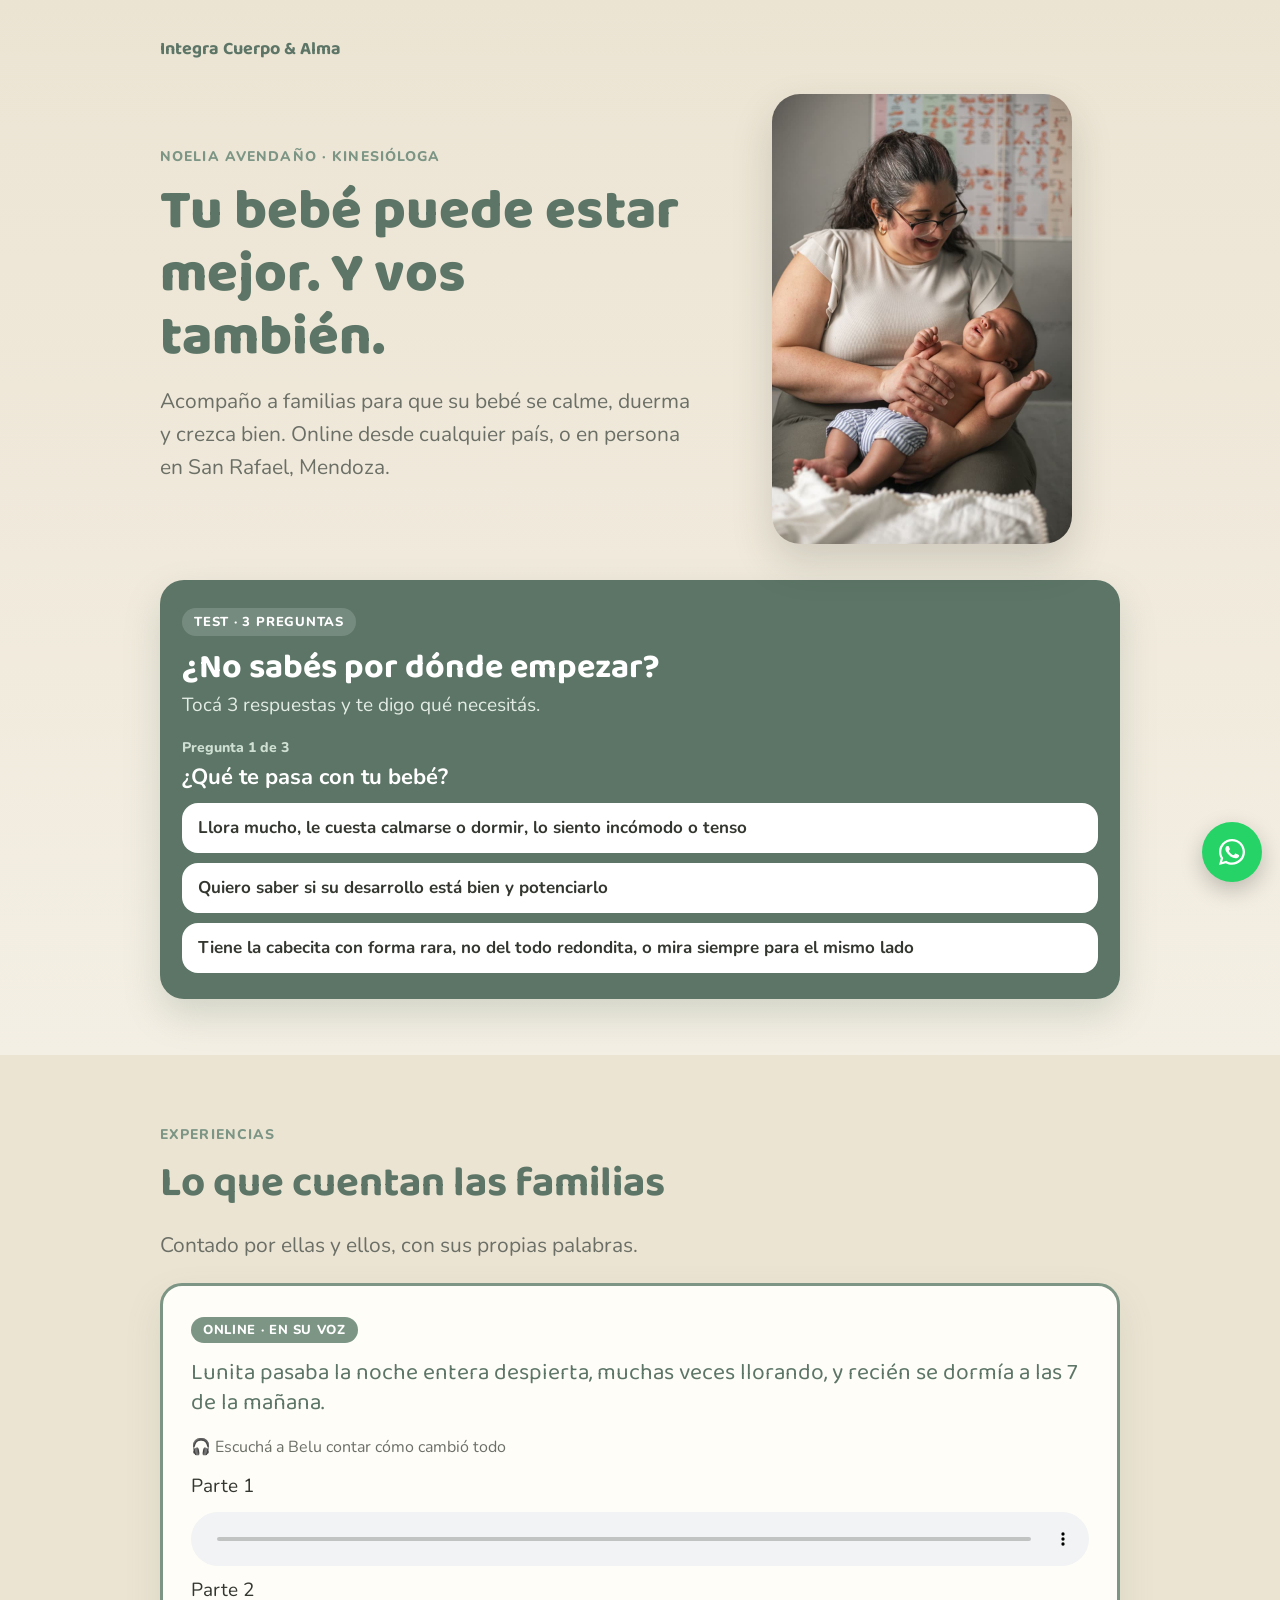
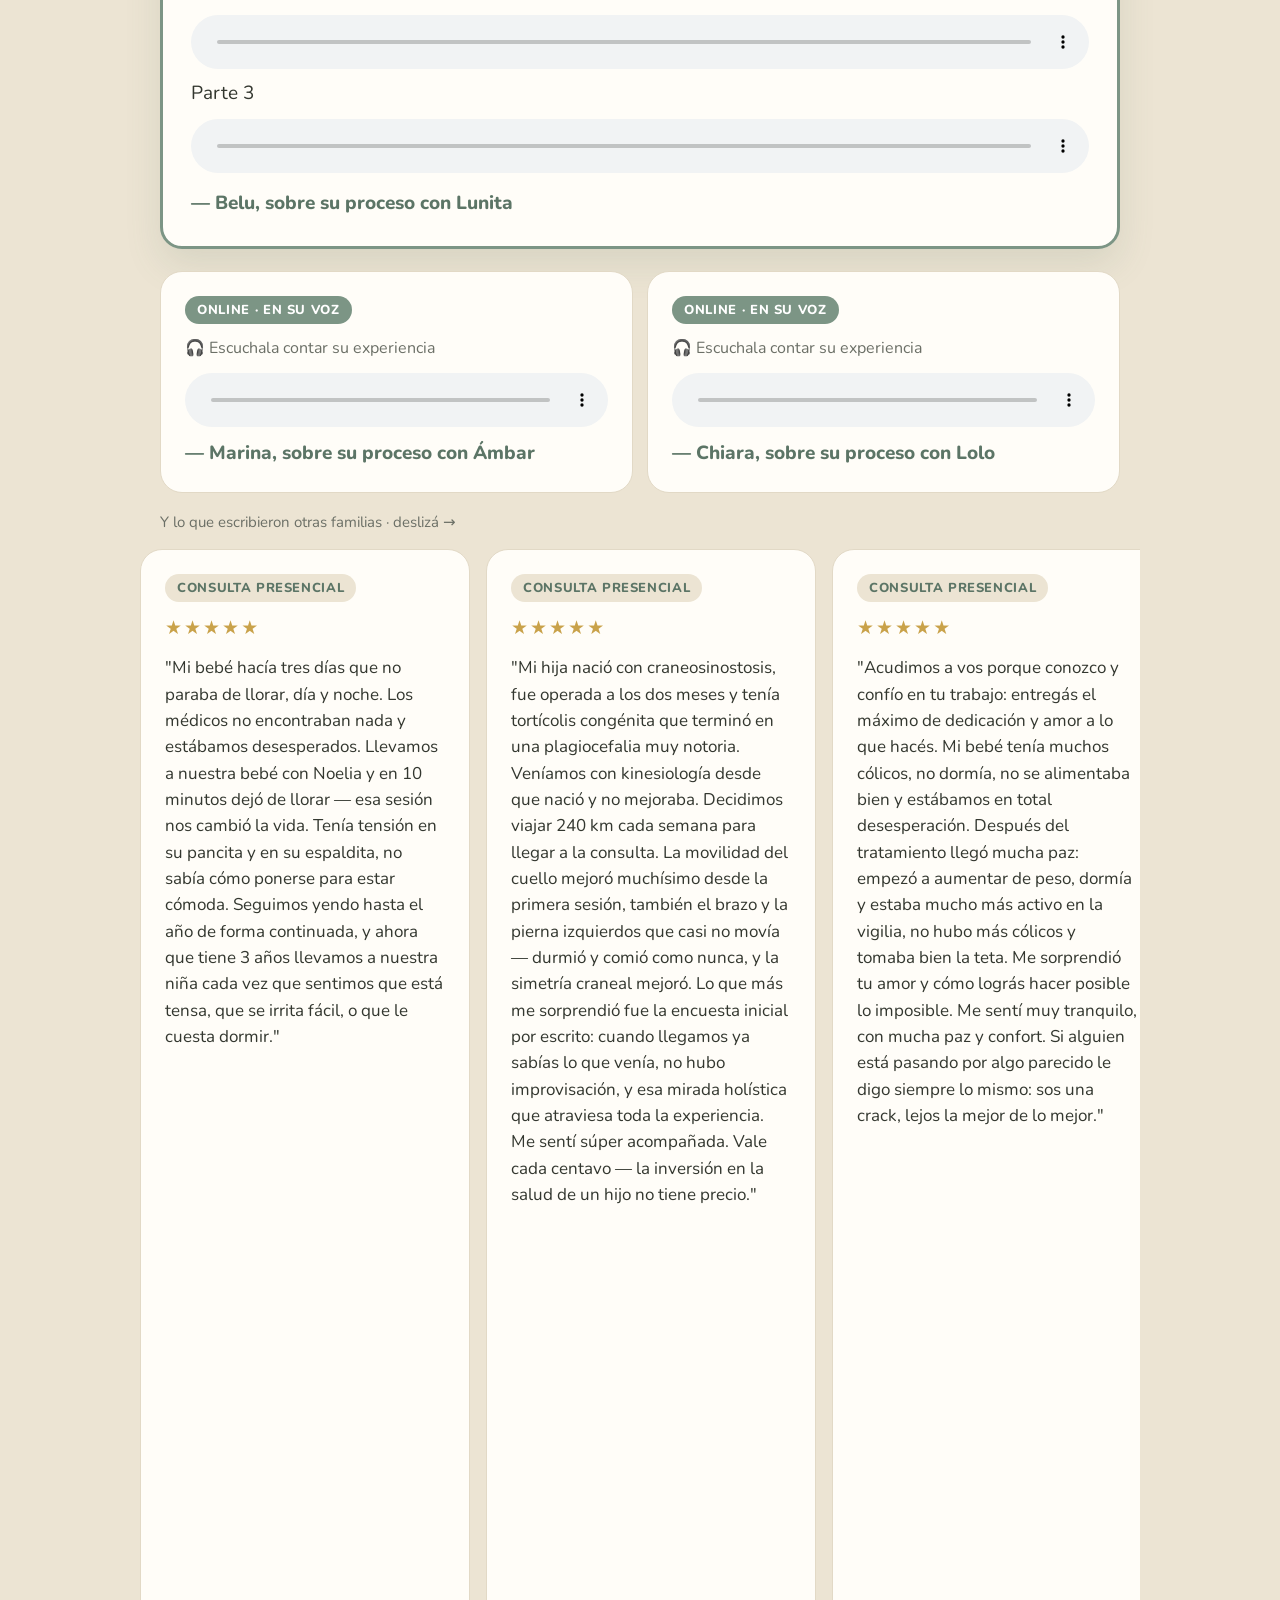
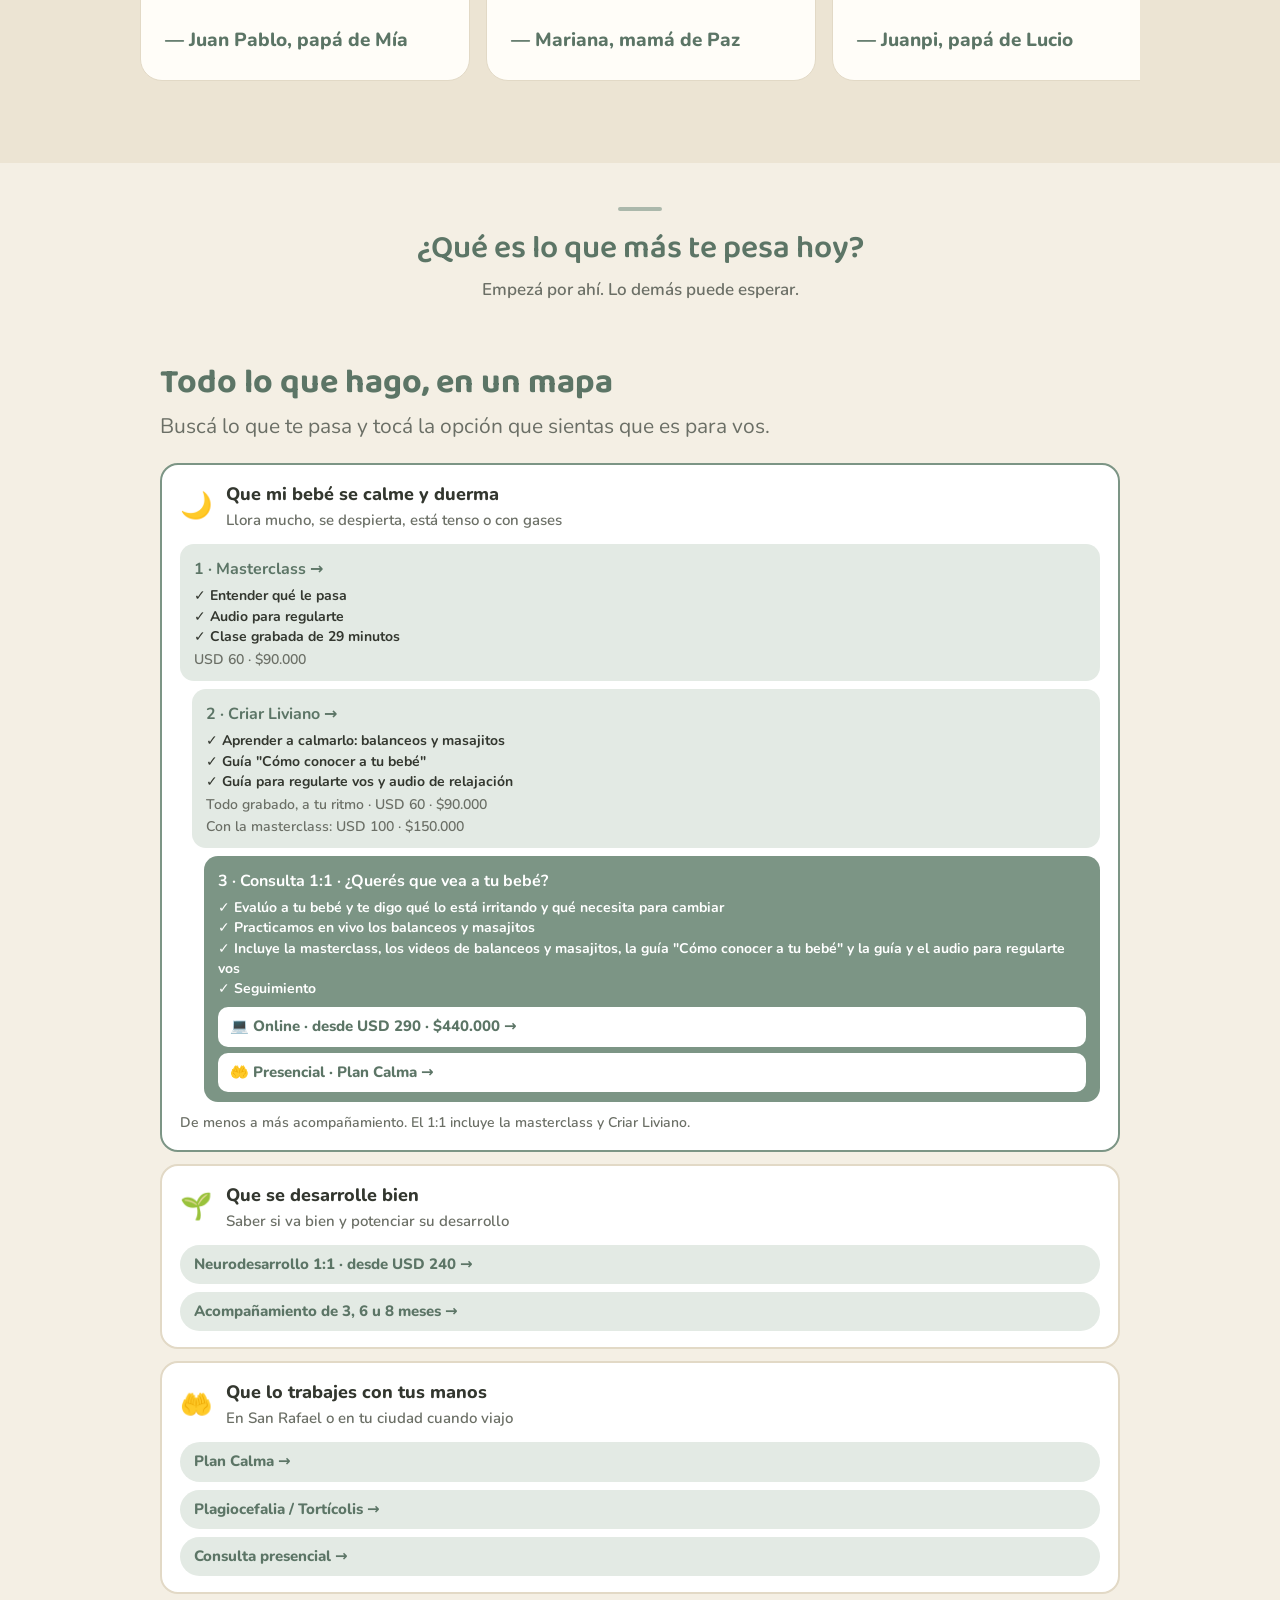
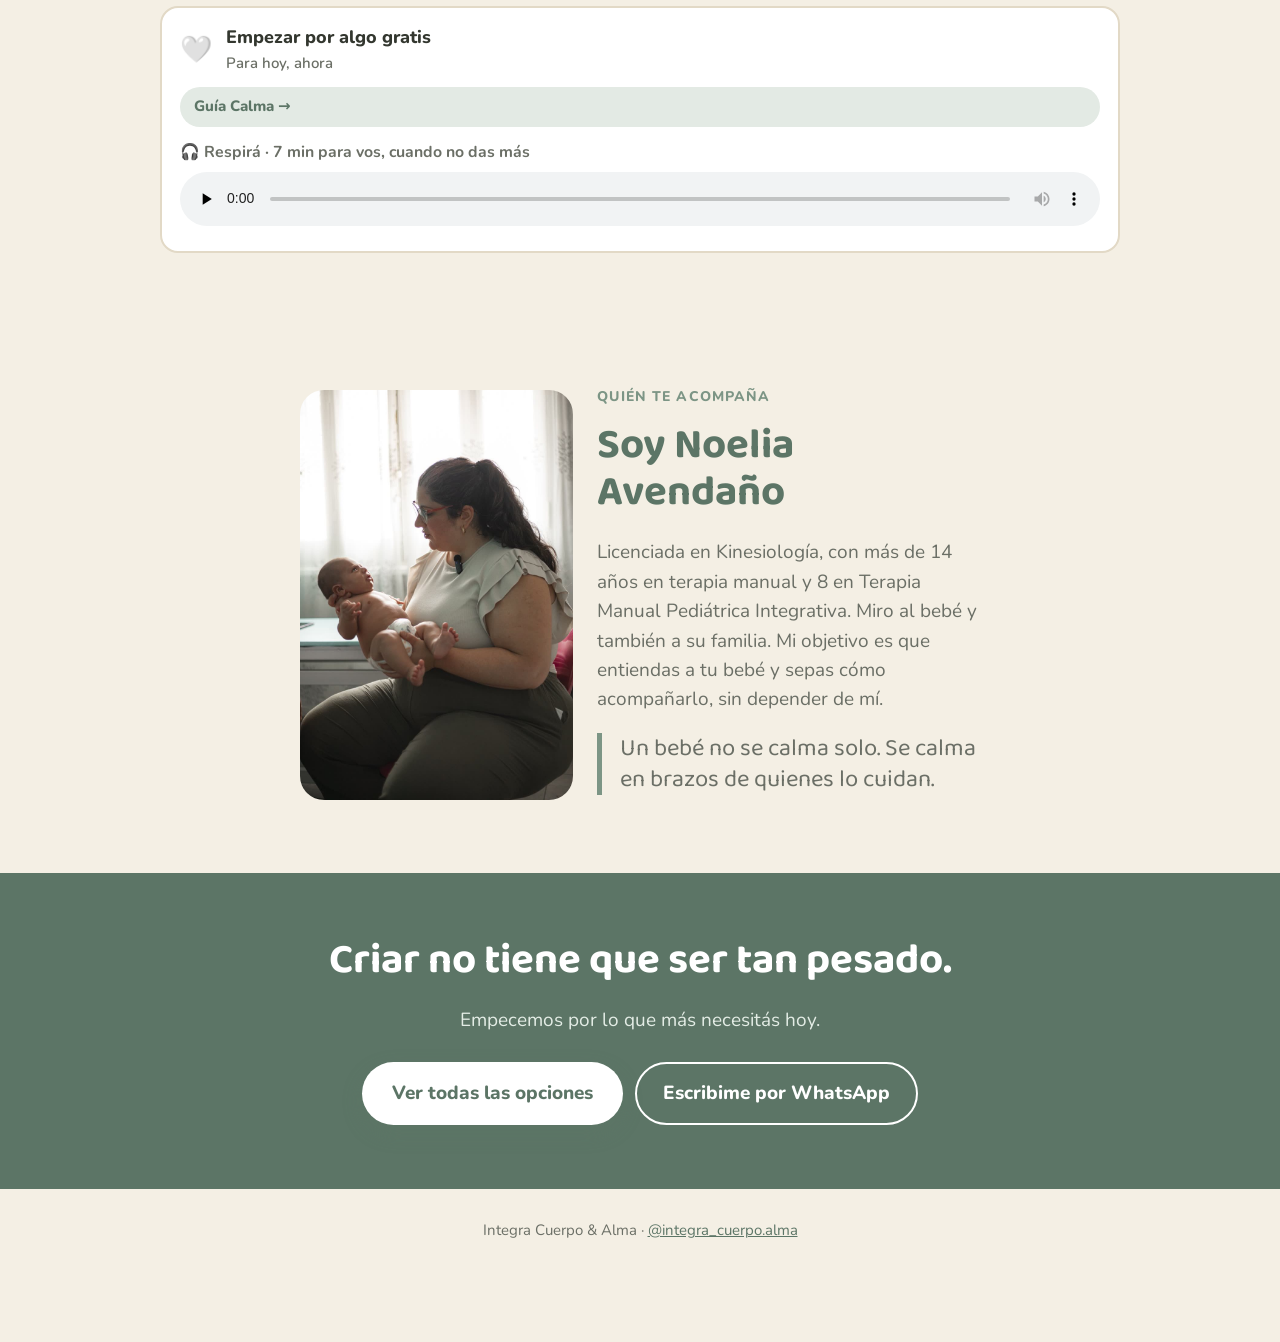
<file: integra-web/index.html>
<!doctype html>
<html lang="es">
<head>
<meta charset="utf-8">
<meta name="viewport" content="width=device-width, initial-scale=1">
<title>Integra Cuerpo &amp; Alma | Noelia Avendaño</title>
<meta name="description" content="Noelia Avendaño, kinesióloga: acompaño a familias para que su bebé se calme, duerma y crezca bien. Online y presencial en San Rafael, Mendoza.">
<link rel="preconnect" href="https://fonts.googleapis.com">
<link rel="preconnect" href="https://fonts.gstatic.com" crossorigin>
<link href="https://fonts.googleapis.com/css2?family=Baloo+2:wght@500;600;700;800&family=Nunito:wght@400;600;700;800&display=swap" rel="stylesheet">
<style>
  :root{
    --cream:#F4EFE4; --sand:#ECE4D3; --card:#fffdf8;
    --euca:#7C9585; --euca-deep:#5C7566; --euca-soft:#e3eae4;
    --ink:#33372f; --muted:#6b6f66; --line:#e2d9c6; --radius:22px;
  }
  *{box-sizing:border-box}
  html{scroll-behavior:smooth}
  body{margin:0;background:var(--cream);color:var(--ink);font-family:"Nunito",system-ui,sans-serif;font-size:19px;line-height:1.55;-webkit-font-smoothing:antialiased}
  h1,h2,h3{font-family:"Baloo 2","Nunito",sans-serif;font-weight:700;line-height:1.12;margin:0;color:var(--euca-deep)}
  h1{font-size:clamp(34px,8.6vw,56px);font-weight:800}
  h2{font-size:clamp(29px,7vw,42px);margin-bottom:22px}
  h3{font-size:24px;margin-bottom:4px}
  p{margin:0 0 14px}
  a{color:var(--euca-deep)}
  .wrap{max-width:720px;margin:0 auto;padding:0 20px}
  .wide{max-width:1000px}
  section{padding:64px 0}
  .eyebrow{display:inline-block;font-weight:800;font-size:14px;letter-spacing:.08em;text-transform:uppercase;color:var(--euca);margin-bottom:14px}
  .lead{font-size:21px;color:var(--muted)}
  .btn{display:inline-block;background:var(--euca);color:#fff;text-decoration:none;font-weight:800;font-size:19px;padding:17px 30px;border-radius:999px;box-shadow:0 8px 20px rgba(92,117,102,.28);transition:transform .15s,background .15s}
  .btn:hover{transform:translateY(-2px);background:var(--euca-deep)}
  .btn-ghost{background:transparent;color:var(--euca-deep);box-shadow:none;border:2px solid var(--euca-deep);padding:15px 26px}
  .btn-ghost:hover{background:var(--euca-deep);color:#fff}
  .btns{display:flex;flex-wrap:wrap;gap:12px;margin-top:26px}
  .card{background:var(--card);border-radius:var(--radius);padding:26px;border:1px solid var(--line)}

  /* Hero */
  .hero{padding:36px 0 56px;background:linear-gradient(180deg,var(--sand),var(--cream))}
  .brand{font-family:"Baloo 2",sans-serif;font-weight:700;color:var(--euca-deep);font-size:18px;margin-bottom:30px}
  .hero-grid{display:grid;gap:30px;align-items:center}
  .hero .lead{margin-top:16px}
  .hero-media{justify-self:center;width:min(300px,78vw)}
  .hero-media video{display:block;width:100%;height:auto;border-radius:28px;box-shadow:0 18px 40px rgba(51,55,47,.18);background:var(--sand)}
  .chips{display:flex;flex-wrap:wrap;gap:8px;margin-top:20px}
  .chip{background:#fff;border:1px solid var(--line);border-radius:999px;padding:6px 14px;font-size:15px;font-weight:700;color:var(--euca-deep)}

  /* Te pasa */
  .pains{list-style:none;padding:0;margin:0 0 26px;display:grid;gap:12px}
  .pains li{background:var(--card);border-radius:16px;padding:16px 20px;border-left:5px solid var(--euca);font-weight:600}
  .reframe{background:var(--euca-deep);color:#fff;border-radius:var(--radius);padding:28px}
  .reframe p{margin:0;font-size:21px}
  .reframe strong{color:#dfeee3}

  /* Video */
  .video-sec{background:var(--sand)}
  .video-grid{display:grid;gap:28px;align-items:center}
  .video-box{justify-self:center;width:min(340px,86vw)}
  .video-box video{display:block;width:100%;height:auto;border-radius:24px;background:#000;box-shadow:0 18px 40px rgba(51,55,47,.2)}

  /* Cómo es */
  .timeline{display:grid;gap:14px;position:relative}
  .tl{display:flex;gap:18px;align-items:flex-start}
  .tl-dot{flex:0 0 52px;height:52px;border-radius:50%;background:var(--euca-soft);display:flex;align-items:center;justify-content:center;font-size:24px}
  .tl .card{flex:1;padding:22px}
  .tl .when{font-weight:800;color:var(--euca);font-size:14px;text-transform:uppercase;letter-spacing:.06em}
  .tl p{margin:6px 0 0;color:var(--muted)}
  .tl.daily .card{background:var(--euca-soft);border-color:#cbd8cd}
  .tl.daily .when{color:var(--euca-deep)}

  /* Te llevás */
  .take{list-style:none;padding:0;margin:0;display:grid;gap:10px}
  .take li{display:flex;gap:12px;align-items:flex-start;font-weight:600}
  .take li::before{content:"✓";flex:0 0 30px;height:30px;border-radius:50%;background:var(--euca);color:#fff;display:flex;align-items:center;justify-content:center;font-weight:800;font-size:16px;margin-top:1px}

  /* Experiencias */
  .exp{background:var(--sand)}
  .exp-track{display:flex;align-items:stretch;gap:16px;overflow-x:auto;scroll-snap-type:x mandatory;padding:4px 20px 18px;margin:0 -20px;-webkit-overflow-scrolling:touch}
  .exp-card{flex:0 0 min(330px,84vw);scroll-snap-align:start;background:var(--card);border-radius:var(--radius);padding:24px;border:1px solid var(--line);display:flex;flex-direction:column;gap:12px}
  .exp-card .stars{color:#c9a24a;letter-spacing:2px}
  .exp-card blockquote{margin:0;font-size:17px}
  .exp-card .who{font-weight:800;color:var(--euca-deep);margin-top:auto}
  .exp-card audio{width:100%}
  .exp-card img{width:100%;height:auto;border-radius:14px}
  .exp-tag{align-self:flex-start;font-size:13px;font-weight:800;letter-spacing:.05em;text-transform:uppercase;padding:4px 12px;border-radius:999px}
  .exp-tag.online{background:var(--euca);color:#fff}
  .exp-tag.pres{background:var(--sand);color:var(--euca-deep)}
  .exp-card .part{font-size:14px;color:var(--muted);margin-bottom:-6px}
  .exp-hint{font-size:15px;color:var(--muted);margin-top:4px}

  .feat{background:var(--card);border:3px solid var(--euca);border-radius:var(--radius);padding:28px;margin-bottom:22px;box-shadow:0 16px 36px rgba(92,117,102,.14)}
  .feat .before{font-family:"Baloo 2",sans-serif;font-size:23px;line-height:1.3;color:var(--euca-deep);margin:14px 0 18px}
  .feat .parts{display:grid;gap:10px}
  .feat audio{width:100%}
  .feat .who{font-weight:800;color:var(--euca-deep);margin-top:16px}
  .care{display:grid;gap:14px;margin-top:22px}
  .care .card h3{font-size:22px;margin-bottom:8px}
  .care .card p{margin:0;color:var(--muted)}
  .next{display:grid;gap:14px}
  .next a.card{display:block;text-decoration:none;color:var(--ink);transition:transform .15s}
  .next a.card:hover{transform:translateY(-2px)}
  .next h3{font-size:22px}
  .next p{margin:4px 0 10px;color:var(--muted);font-size:17px}
  .next .go{font-weight:800;color:var(--euca-deep)}
  .discount{margin:16px auto 0;max-width:430px;background:#fff;border-radius:16px;padding:12px 16px;font-weight:700;color:var(--euca-deep);font-size:17px}
  @media (min-width:700px){.care,.next{grid-template-columns:1fr 1fr}}

  /* Quién soy */
  .me p{color:var(--muted)}
  .quote{font-family:"Baloo 2",sans-serif;font-size:24px;color:var(--euca-deep);line-height:1.3;border-left:5px solid var(--euca);padding-left:18px;margin-top:18px}

  /* Más información */
  .more-sec{padding:10px 0 64px}
  details.more{background:var(--card);border:2px solid var(--euca);border-radius:22px;overflow:hidden}
  details.more>summary{padding:22px 24px;font-size:20px;font-weight:800;color:var(--euca-deep)}
  details.more>summary small{display:block;font-weight:600;font-size:16px;color:var(--muted);margin-top:4px}
  details.more>summary::after{content:"+";font-size:30px;color:var(--euca)}
  details.more[open]>summary{border-bottom:1px solid var(--line)}
  .more-body{padding:8px 24px 26px}
  .more-body h3{font-size:22px;margin:26px 0 10px}
  .more-body p,.more-body li{font-size:17px}
  .more-body ul,.more-body ol{padding-left:22px;margin:0 0 8px}
  .more-body li{margin-bottom:6px}
  .more-body .twocol{display:grid;gap:12px}
  .more-body .box{margin:10px 0;font-size:17px;background:var(--euca-soft);border-radius:16px;padding:16px 18px}
  .more-body .box strong{display:block;color:var(--euca-deep);margin-bottom:6px}
  @media (min-width:700px){.more-body .twocol{grid-template-columns:1fr 1fr}}
  /* Precio */
  .price-sec{background:var(--euca-soft)}
  .price-card{border:3px solid var(--euca);box-shadow:0 16px 36px rgba(92,117,102,.16);text-align:center;padding:32px 26px}
  .price{font-family:"Baloo 2",sans-serif;font-weight:800;font-size:58px;color:var(--euca-deep);line-height:1}
  .price-sub{color:var(--muted);margin-top:6px}
  .split{display:inline-block;background:#fff;border:1px dashed var(--euca);color:var(--euca-deep);font-weight:800;border-radius:999px;padding:8px 18px;margin:18px 0 6px;font-size:17px}
  .price-card .take{text-align:left;margin:24px auto 0;max-width:430px}

  /* Pago */
  .paysteps{counter-reset:s;list-style:none;padding:0;margin:0 0 26px;display:grid;gap:10px}
  .paysteps li{counter-increment:s;display:flex;gap:14px;align-items:flex-start;font-weight:600}
  .paysteps li::before{content:counter(s);flex:0 0 36px;height:36px;border-radius:50%;background:var(--euca);color:#fff;display:flex;align-items:center;justify-content:center;font-weight:800}
  details{background:var(--card);border:1px solid var(--line);border-radius:16px;margin-bottom:10px}
  summary{cursor:pointer;padding:18px 20px;font-weight:700;list-style:none;display:flex;justify-content:space-between;align-items:center;gap:12px}
  summary::-webkit-details-marker{display:none}
  summary::after{content:"+";font-size:26px;color:var(--euca);font-weight:400;line-height:1}
  details[open] summary::after{content:"–"}
  .det{padding:0 20px 18px;font-size:17px}
  .det dl{margin:0;display:grid;grid-template-columns:auto 1fr;gap:6px 14px}
  .det dt{color:var(--muted)}
  .det dd{margin:0;font-weight:700;word-break:break-all}

  /* Final */
  .final{text-align:center;background:var(--euca-deep);color:#fff}
  .final h2{color:#fff}
  .final p{color:#e3ece5}
  .final .btns{justify-content:center}
  .final .btn{background:#fff;color:var(--euca-deep)}
  .final .btn-ghost{background:transparent;color:#fff;border-color:#fff}
  footer{text-align:center;padding:30px 20px 100px;color:var(--muted);font-size:15px}

  .wa{position:fixed;right:18px;bottom:18px;width:60px;height:60px;border-radius:50%;background:#25D366;display:flex;align-items:center;justify-content:center;box-shadow:0 8px 22px rgba(0,0,0,.22);z-index:20}
  .wa svg{width:32px;height:32px;fill:#fff}

  @media (max-width:599px){
    .hero-media{width:min(230px,62vw)}
    .tl-dot{display:none}
  }
  @media (min-width:800px){
    .hero-grid{grid-template-columns:1.35fr 1fr}
    .video-grid{grid-template-columns:1fr 1fr}
  }

  /* ===== NUEVO: etapas, tablas de opciones ===== */
  .stages{display:grid;gap:14px}
  .stage{background:var(--card);border:1px solid var(--line);border-radius:var(--radius);padding:24px;display:flex;flex-direction:column;gap:6px}
  .stage .tag{align-self:flex-start;font-size:13px;font-weight:800;letter-spacing:.06em;text-transform:uppercase;padding:4px 12px;border-radius:999px;background:var(--euca-soft);color:var(--euca-deep)}
  .stage h3{margin:6px 0 2px}
  .stage p{margin:0;color:var(--muted);font-size:17px}
  .stage ul{margin:6px 0 0;padding-left:20px;font-size:17px;color:var(--ink)}
  .stage ul li{margin-bottom:4px}
  .free-note{margin-top:16px;background:var(--euca-soft);border-radius:16px;padding:14px 18px;font-weight:700;color:var(--euca-deep);font-size:17px}
  @media (min-width:700px){.stages{grid-template-columns:1fr 1fr}}

  .plans-sec{background:var(--euca-soft)}
  .plan-block{margin-bottom:40px}
  .plan-block:last-of-type{margin-bottom:0}
  .plan-head{display:flex;flex-direction:column;gap:2px;margin-bottom:14px}
  .plan-head h3{font-size:28px}
  .plan-head p{margin:0;color:var(--muted);font-size:17px}
  .table-wrap{overflow-x:auto;-webkit-overflow-scrolling:touch;border-radius:20px;box-shadow:0 14px 32px rgba(92,117,102,.14)}
  table.plan{width:100%;min-width:340px;border-collapse:separate;border-spacing:0;background:var(--card);font-size:15px;line-height:1.35;border:2px solid var(--euca);border-radius:20px;overflow:hidden}
  table.plan th,table.plan td{padding:12px 8px;text-align:center;vertical-align:middle;border-bottom:1px solid var(--line)}
  table.plan th:first-child,table.plan td:first-child{text-align:left;padding-left:14px;font-weight:700;color:var(--ink);width:34%}
  table.plan thead th{background:var(--euca);color:#fff;font-family:"Baloo 2",sans-serif;font-size:19px;font-weight:700;border-bottom:0}
  table.plan thead th small{display:block;font-family:"Nunito",sans-serif;font-size:12px;font-weight:700;opacity:.9;letter-spacing:.02em}
  table.plan .ok{display:inline-flex;width:26px;height:26px;border-radius:50%;background:var(--euca);color:#fff;align-items:center;justify-content:center;font-weight:800;font-size:14px}
  table.plan .live{font-weight:800;color:var(--euca-deep)}
  table.plan tr.price td{background:var(--sand);border-bottom:0;padding-block:16px}
  table.plan tr.price td:not(:first-child){font-family:"Baloo 2",sans-serif;font-weight:800;font-size:24px;color:var(--euca-deep);line-height:1.05}
  table.plan tr.price small{display:block;font-family:"Nunito",sans-serif;font-size:13px;font-weight:700;color:var(--muted);margin-top:4px}
  @media (min-width:600px){table.plan{font-size:17px}table.plan th,table.plan td{padding:14px 12px}table.plan tr.price td:not(:first-child){font-size:30px}}

  .perks{display:grid;gap:10px;margin-top:28px}
  .perk{background:#fff;border-radius:16px;padding:14px 18px;font-weight:700;color:var(--euca-deep);font-size:17px;display:flex;gap:12px;align-items:flex-start}
  .perk span{font-size:22px;line-height:1.2}
  .perk.big{background:var(--euca-deep);color:#fff;font-size:20px}
  @media (min-width:700px){.perks{grid-template-columns:1fr 1fr}.perk.big{grid-column:1/-1}}

  .follow{display:grid;gap:14px}
  .follow .card h3{font-size:22px;margin-bottom:6px}
  .follow .card p{margin:0;color:var(--muted);font-size:17px}
  @media (min-width:700px){.follow{grid-template-columns:1fr 1fr}}

  /* Preguntas para pensar */
  .reflect{padding:44px 0;text-align:center}
  .reflect p{font-family:"Baloo 2",sans-serif;font-weight:600;font-size:clamp(24px,5.6vw,32px);line-height:1.25;color:var(--euca-deep);margin:0 auto;max-width:560px;text-wrap:balance}
  .reflect small{display:block;margin-top:10px;font-family:"Nunito",sans-serif;font-size:17px;color:var(--muted);font-weight:600}
  .reflect::before{content:"";display:block;width:44px;height:4px;border-radius:4px;background:var(--euca);margin:0 auto 18px;opacity:.6}

  /* Hub */
  .cmp-wrap{overflow-x:auto;border-radius:18px;border:2px solid var(--euca);background:var(--card)}
  table.cmp{width:100%;border-collapse:collapse;font-size:15px;line-height:1.3}
  table.cmp{table-layout:fixed}
  table.cmp th:first-child{width:44%}
  table.cmp th{background:var(--euca);color:#fff;font-family:"Baloo 2",sans-serif;font-size:15px;line-height:1.15;padding:10px 4px;hyphens:manual}
  table.cmp td{padding:11px 4px;border-top:1px solid var(--line);text-align:center;font-weight:800;color:var(--euca-deep)}
  table.cmp td:first-child{text-align:left;padding-left:12px;font-weight:700;color:var(--ink);width:43%}
  table.cmp tr.cp td{background:var(--sand);font-family:"Baloo 2",sans-serif;font-size:15px;line-height:1.15}
  table.cmp tr.cp small{display:block;font-family:"Nunito",sans-serif;font-size:13px;color:var(--muted)}
  .sub1{border-top:1px solid var(--line);padding-top:12px;display:flex;flex-direction:column;gap:6px}
  .sub1 b{color:var(--euca-deep);font-size:17px}
  .sub1 .pr{font-size:19px}
  .audio-row{display:grid;gap:14px;margin-top:14px}
  .audio-row .exp-card{flex:none}
  @media (min-width:700px){.audio-row{grid-template-columns:1fr 1fr}}
  .l3{background:var(--euca);color:#fff;border-radius:14px;padding:10px 14px;margin-left:24px}
  .l3 b{font-size:16px}.ladder-mini .l3 small{display:block;font-size:14px;font-weight:600;color:#eef4ef}
  .l3links{display:grid;gap:6px;margin-top:8px}
  .l3links a{display:block;background:#fff;color:var(--euca-deep);border-radius:10px;padding:8px 12px;font-weight:800;font-size:15px;text-decoration:none}
  .chips2 a{display:block}
  .chips2{flex-direction:column}
  details.cmpd{margin-top:12px;background:none;border:0}
  details.cmpd>summary{padding:10px 0;font-weight:800;color:var(--euca-deep);font-size:17px}
  .ticks{display:block;font-size:14px;font-weight:700;line-height:1.45;margin:3px 0 2px;color:var(--ink)}
  .l3 .ticks{color:#fff}
  .ticks span{display:block}
  .map{display:grid;gap:12px;margin-top:20px}
  .mrow{background:#fff;border:2px solid var(--line);border-radius:18px;padding:16px 18px}
  .mrow.hl{border-color:var(--euca)}
  .mhead{display:flex;align-items:center;gap:14px;text-decoration:none;color:var(--ink);font-weight:800;font-size:18px}
  .mhead .e{font-size:26px}
  .mhead small{display:block;font-weight:600;font-size:15px;color:var(--muted)}
  .chips2{display:flex;flex-wrap:wrap;gap:8px;margin-top:12px}
  .chips2 a{background:var(--euca-soft);color:var(--euca-deep);font-weight:800;font-size:15px;padding:8px 14px;border-radius:999px;text-decoration:none}
  .ladder-mini{display:grid;gap:8px;margin-top:12px}
  .ladder-mini > a{display:block;background:var(--euca-soft);border-radius:14px;padding:10px 14px;text-decoration:none;color:var(--euca-deep)}
  .ladder-mini > a:nth-child(2){margin-left:12px}
  .ladder-mini b{font-size:16px}.ladder-mini small{display:block;font-size:14px;font-weight:600;color:var(--muted)}
  .mnote{margin:10px 0 0;font-size:14px;color:var(--muted);font-weight:600}
  .needs{display:grid;gap:10px;margin-top:24px}
  .need{display:flex;align-items:center;gap:14px;background:#fff;border:2px solid var(--line);border-radius:18px;padding:16px 18px;text-decoration:none;color:var(--ink);font-weight:800;font-size:18px;transition:border-color .15s,transform .15s}
  .need:hover{border-color:var(--euca);transform:translateY(-2px)}
  .need span.e{font-size:26px}
  .need span.t small{display:block;font-weight:600;font-size:15px;color:var(--muted)}
  .need::after{content:"→";margin-left:auto;color:var(--euca);font-size:22px}
  @media (min-width:700px){.needs{grid-template-columns:1fr 1fr}.need:last-child:nth-child(odd){grid-column:1/-1}}
  .offer{background:var(--card);border:1px solid var(--line);border-radius:var(--radius);padding:26px;display:flex;flex-direction:column;gap:10px;scroll-margin-top:20px}
  .offer.hl{border:3px solid var(--euca);box-shadow:0 16px 36px rgba(92,117,102,.14)}
  .offer .step{align-self:flex-start;font-size:13px;font-weight:800;letter-spacing:.06em;text-transform:uppercase;padding:4px 12px;border-radius:999px;background:var(--euca-soft);color:var(--euca-deep)}
  .offer h3{font-size:26px;margin:0}
  .offer p{margin:0;color:var(--muted);font-size:17px}
  .offer ul{margin:0;padding-left:20px;font-size:17px}
  .offer .pr{font-family:"Baloo 2",sans-serif;font-weight:800;font-size:22px;color:var(--euca-deep)}
  .offer .btns{margin-top:6px}
  .offers{display:grid;gap:16px}
  @media (min-width:900px){.offers.three{grid-template-columns:repeat(3,1fr)}}
  .free{display:grid;gap:14px}
  @media (min-width:700px){.free{grid-template-columns:1fr 1fr}}

  .offer img.ph{width:100%;max-width:100%;height:auto;border-radius:16px;display:block}
  .hero-media img{display:block;width:100%;height:auto;border-radius:28px;box-shadow:0 18px 40px rgba(51,55,47,.18)}
  .me-grid{display:grid;gap:24px;align-items:center}
  .me-grid img{width:100%;max-width:320px;height:auto;border-radius:24px;justify-self:center}
  @media (min-width:700px){.me-grid{grid-template-columns:1fr 1.4fr}}
  .resp audio{width:100%}
</style>
<link rel="stylesheet" href="assets/test.css">
</head>
<body>

<!-- INICIO -->
<header class="hero">
  <div class="wrap wide">
    <div class="brand">Integra Cuerpo &amp; Alma</div>
    <div class="hero-grid">
      <div>
        <span class="eyebrow">Noelia Avendaño · Kinesióloga</span>
        <h1>Tu bebé puede estar mejor. Y vos también.</h1>
        <p class="lead">Acompaño a familias para que su bebé se calme, duerma y crezca bien. Online desde cualquier país, o en persona en San Rafael, Mendoza.</p>
      </div>
      <div class="hero-media">
        <img src="assets/fotos/foto1.jpg" alt="Noelia sonriendo con un bebé en brazos">
      </div>
    </div>
    <div class="quiz" id="test">
      <span class="qtag">Test · 3 preguntas</span>
      <h2 class="qtitle">¿No sabés por dónde empezar?</h2>
      <p class="qsub">Tocá 3 respuestas y te digo qué necesitás.</p>
      <div id="qbox" data-base="" data-from="tu web"></div>
    </div>
</div>
  </div>
</header>

<!-- 8. EXPERIENCIAS -->
<section class="exp" id="experiencias" style="scroll-margin-top:10px">
  <div class="wrap wide">
    <span class="eyebrow">Experiencias</span>
    <h2>Lo que cuentan las familias</h2>
    <p class="lead" style="margin-bottom:22px">Contado por ellas y ellos, con sus propias palabras.</p>
    <div class="feat">
      <span class="exp-tag online">Online · en su voz</span>
      <p class="before">Lunita pasaba la noche entera despierta, muchas veces llorando, y recién se dormía a las 7 de la mañana.</p>
      <p style="margin:0 0 12px;color:var(--muted);font-size:16px">🎧 Escuchá a Belu contar cómo cambió todo</p>
      <div class="parts">
        <div class="part">Parte 1</div><audio controls preload="none" src="assets/audio/testimonio-belu-lunita-1.mp3"></audio>
        <div class="part">Parte 2</div><audio controls preload="none" src="assets/audio/testimonio-belu-lunita-2.mp3"></audio>
        <div class="part">Parte 3</div><audio controls preload="none" src="assets/audio/testimonio-belu-lunita-3.mp3"></audio>
      </div>
      <div class="who">— Belu, sobre su proceso con Lunita</div>
    </div>
    <div class="audio-row"><div class="exp-card"><span class="exp-tag online">Online · en su voz</span><p style="margin:0;color:var(--muted);font-size:16px">🎧 Escuchala contar su experiencia</p><audio controls preload="none" src="assets/audio/testimonio-marina-ambar.mp3"></audio><div class="who">— Marina, sobre su proceso con Ámbar</div></div><div class="exp-card"><span class="exp-tag online">Online · en su voz</span><p style="margin:0;color:var(--muted);font-size:16px">🎧 Escuchala contar su experiencia</p><audio controls preload="none" src="assets/audio/testimonio-chiara-lolo.mp3"></audio><div class="who">— Chiara, sobre su proceso con Lolo</div></div></div>
    <p class="exp-hint" style="margin:18px 0 10px">Y lo que escribieron otras familias · deslizá →</p>
    <div class="exp-track" id="exp-track">
      
      
      <div class="exp-card"><span class="exp-tag pres">Consulta presencial</span><div class="stars">★★★★★</div><blockquote>"Mi bebé hacía tres días que no paraba de llorar, día y noche. Los médicos no encontraban nada y estábamos desesperados. Llevamos a nuestra bebé con Noelia y en 10 minutos dejó de llorar — esa sesión nos cambió la vida. Tenía tensión en su pancita y en su espaldita, no sabía cómo ponerse para estar cómoda. Seguimos yendo hasta el año de forma continuada, y ahora que tiene 3 años llevamos a nuestra niña cada vez que sentimos que está tensa, que se irrita fácil, o que le cuesta dormir."</blockquote><div class="who">— Juan Pablo, papá de Mía</div></div><div class="exp-card"><span class="exp-tag pres">Consulta presencial</span><div class="stars">★★★★★</div><blockquote>"Mi hija nació con craneosinostosis, fue operada a los dos meses y tenía tortícolis congénita que terminó en una plagiocefalia muy notoria. Veníamos con kinesiología desde que nació y no mejoraba. Decidimos viajar 240 km cada semana para llegar a la consulta. La movilidad del cuello mejoró muchísimo desde la primera sesión, también el brazo y la pierna izquierdos que casi no movía — durmió y comió como nunca, y la simetría craneal mejoró. Lo que más me sorprendió fue la encuesta inicial por escrito: cuando llegamos ya sabías lo que venía, no hubo improvisación, y esa mirada holística que atraviesa toda la experiencia. Me sentí súper acompañada. Vale cada centavo — la inversión en la salud de un hijo no tiene precio."</blockquote><div class="who">— Mariana, mamá de Paz</div></div><div class="exp-card"><span class="exp-tag pres">Consulta presencial</span><div class="stars">★★★★★</div><blockquote>"Acudimos a vos porque conozco y confío en tu trabajo: entregás el máximo de dedicación y amor a lo que hacés. Mi bebé tenía muchos cólicos, no dormía, no se alimentaba bien y estábamos en total desesperación. Después del tratamiento llegó mucha paz: empezó a aumentar de peso, dormía y estaba mucho más activo en la vigilia, no hubo más cólicos y tomaba bien la teta. Me sorprendió tu amor y cómo lográs hacer posible lo imposible. Me sentí muy tranquilo, con mucha paz y confort. Si alguien está pasando por algo parecido le digo siempre lo mismo: sos una crack, lejos la mejor de lo mejor."</blockquote><div class="who">— Juanpi, papá de Lucio</div></div><div class="exp-card"><span class="exp-tag pres">Consulta presencial · con foto</span><div class="stars">★★★★★</div><img src="assets/fotos/foto10.jpg" alt="Foto de la familia con el antes y el después" loading="lazy"><blockquote>"Decidí consultar con vos porque nunca antes había escuchado sobre la TMPI y la regulación del sistema nervioso en bebés a través de los masajes. Mi bebé estaba pasando por una internación de larga duración. Lo que más me sorprendió de tu forma de trabajar fue la sutilidad del contacto y la escucha profunda del cuerpo. La verdad que yo también sentí un gran alivio durante las sesiones, y me ayudaste a enraizarme. Altamente recomendada: la labor y la vocación de Noe es sublime. Fue para nosotros como familia una gran guía y sostén."</blockquote><div class="who">— Jose, mamá de Zdenko</div></div><div class="exp-card"><span class="exp-tag pres">Consulta presencial</span><div class="stars">★★★★★</div><blockquote>"Llegamos con nuestra bebé completamente desregulada: lloraba día y noche y ya no sabíamos qué más hacer. Noelia no solo trabajó con ella, también nos enseñó a entenderla. En una sola sesión ya vimos cambios enormes: se durmió en la consulta y se despertó recién a las 3 horas. Ahora sabemos cómo acompañarla. Se nota que no hace algo mecánico, está ahí de verdad."</blockquote><div class="who">— Cecilia, mamá de Malena</div></div><div class="exp-card"><span class="exp-tag pres">Consulta presencial</span><div class="stars">★★★★★</div><blockquote>"Mi bebé estaba muy irritable, no lo podía dejar dos minutos lejos de mí. Probamos de todo antes. Con Noelia fue distinto desde el primer momento: nos hizo muchas preguntas para comprender qué sucedía. Su forma de hablar, de explicar, de tocar, de mirar, de estar, lo calmó en un ratito, y a nosotros también. Nuestro bebé duerme mejor, llora mucho menos, no se irrita tanto. Todos dormimos."</blockquote><div class="who">— Sofía, mamá de Mateo</div></div>
    </div>
  </div>
</section>


<section class="reflect"><div class="wrap"><p>¿Qué es lo que más te pesa hoy?<small>Empezá por ahí. Lo demás puede esperar.</small></p></div></section>



<!-- MAPA -->
<section id="mapa" style="padding-top:20px">
  <div class="wrap wide">
    <h2 style="margin:0;font-size:clamp(26px,6vw,34px)">Todo lo que hago, en un mapa</h2>
    <p class="lead" style="margin-top:8px">Buscá lo que te pasa y tocá la opción que sientas que es para vos.</p>
    <div class="map">
      <div class="mrow hl">
        <div class="mhead"><span class="e">🌙</span><span>Que mi bebé se calme y duerma<small>Llora mucho, se despierta, está tenso o con gases</small></span></div>
        <div class="ladder-mini">
          <a href="masterclass/"><b>1 · Masterclass →</b><span class="ticks"><span>✓ Entender qué le pasa</span><span>✓ Audio para regularte</span><span>✓ Clase grabada de 29 minutos</span></span><small>USD 60 · $90.000</small></a>
          <a href="criar-liviano/"><b>2 · Criar Liviano →</b><span class="ticks"><span>✓ Aprender a calmarlo: balanceos y masajitos</span><span>✓ Guía "Cómo conocer a tu bebé"</span><span>✓ Guía para regularte vos y audio de relajación</span></span><small>Todo grabado, a tu ritmo · USD 60 · $90.000<br>Con la masterclass: USD 100 · $150.000</small></a>
          <div class="l3"><b>3 · Consulta 1:1 · ¿Querés que vea a tu bebé?</b><span class="ticks"><span>✓ <strong>Evalúo a tu bebé y te digo qué lo está irritando y qué necesita para cambiar</strong></span><span>✓ Practicamos en vivo los balanceos y masajitos</span><span>✓ Incluye la masterclass, los videos de balanceos y masajitos, la guía "Cómo conocer a tu bebé" y la guía y el audio para regularte vos</span><span>✓ Seguimiento</span></span>
            <span class="l3links"><a href="calma/">💻 Online · desde USD 290 · $440.000 →</a><a href="plan-calma/">🤲 Presencial · Plan Calma →</a></span>
          </div>
        </div>
        <p class="mnote">De menos a más acompañamiento. El 1:1 incluye la masterclass y Criar Liviano.</p>
      </div>
      <div class="mrow">
        <div class="mhead"><span class="e">🌱</span><span>Que se desarrolle bien<small>Saber si va bien y potenciar su desarrollo</small></span></div>
        <div class="chips2"><a href="neurodesarrollo/">Neurodesarrollo 1:1 · desde USD 240 →</a><a href="acompanamiento/">Acompañamiento de 3, 6 u 8 meses →</a></div>
      </div>
      <div class="mrow">
        <div class="mhead"><span class="e">🤲</span><span>Que lo trabajes con tus manos<small>En San Rafael o en tu ciudad cuando viajo</small></span></div>
        <div class="chips2"><a href="plan-calma/">Plan Calma →</a><a href="plan-plagiocefalia/">Plagiocefalia / Tortícolis →</a><a href="presencial/">Consulta presencial →</a></div>
      </div>
      <div class="mrow">
        <div class="mhead"><span class="e">🤍</span><span>Empezar por algo gratis<small>Para hoy, ahora</small></span></div>
        <div class="chips2"><a href="guia-calma/">Guía Calma →</a></div>
        <div class="resp" style="margin-top:10px"><small style="font-weight:700;color:var(--muted)">🎧 Respirá · 7 min para vos, cuando no das más</small><audio controls preload="none" src="assets/respiracion-mapadres.mp3" style="width:100%;margin-top:6px"></audio></div>
      </div>
    </div>
  </div>
</section>

<!-- QUIÉN SOY -->
<section>
  <div class="wrap">
    <div class="me me-grid"><img src="assets/fotos/foto3.jpg" alt="Noelia sosteniendo a un bebé que la mira" loading="lazy"><div>
      <span class="eyebrow">Quién te acompaña</span>
      <h2>Soy Noelia Avendaño</h2>
      <p>Licenciada en Kinesiología, con más de 14 años en terapia manual y 8 en Terapia Manual Pediátrica Integrativa. Miro al bebé y también a su familia. Mi objetivo es que entiendas a tu bebé y sepas cómo acompañarlo, sin depender de mí.</p>
      <p class="quote">Un bebé no se calma solo. Se calma en brazos de quienes lo cuidan.</p>
    </div></div>
  </div>
</section>

<!-- CIERRE -->
<section class="final">
  <div class="wrap">
    <h2>Criar no tiene que ser tan pesado.</h2>
    <p>Empecemos por lo que más necesitás hoy.</p>
    <div class="btns">
      <a class="btn" href="#mapa">Ver todas las opciones</a>
      <a class="btn btn-ghost" href="https://wa.me/5492604419242?text=Hola%20Noe%2C%20no%20s%C3%A9%20por%20d%C3%B3nde%20empezar%20con%20mi%20beb%C3%A9">Escribime por WhatsApp</a>
    </div>
  </div>
</section>

<footer>
  Integra Cuerpo &amp; Alma · <a href="https://instagram.com/integra_cuerpo.alma">@integra_cuerpo.alma</a>
</footer>

<a class="wa" href="https://wa.me/5492604419242?text=Hola%20Noe%2C%20quiero%20saber%20m%C3%A1s%20sobre%20la%20c%C3%B3mo%20pod%C3%A9s%20acompa%C3%B1arme" aria-label="Escribime por WhatsApp">
  <svg viewBox="0 0 32 32"><path d="M16 3C8.8 3 3 8.7 3 15.8c0 2.3.6 4.5 1.8 6.5L3 29l6.9-1.8c1.9 1 4 1.6 6.1 1.6 7.2 0 13-5.7 13-12.8S23.2 3 16 3zm0 23.5c-1.9 0-3.8-.5-5.4-1.5l-.4-.2-4.1 1.1 1.1-4-.3-.4c-1.1-1.7-1.6-3.6-1.6-5.6C5.3 9.9 10.1 5.2 16 5.2s10.7 4.7 10.7 10.6S21.9 26.5 16 26.5zm5.9-7.9c-.3-.2-1.9-.9-2.2-1-.3-.1-.5-.2-.7.2-.2.3-.8 1-1 1.2-.2.2-.4.2-.7.1-.3-.2-1.4-.5-2.6-1.6-1-.9-1.6-1.9-1.8-2.2-.2-.3 0-.5.1-.7l.5-.6c.2-.2.2-.4.3-.6.1-.2 0-.4 0-.6l-1-2.4c-.3-.6-.5-.5-.7-.5h-.6c-.2 0-.6.1-.9.4-.3.3-1.2 1.1-1.2 2.7s1.2 3.2 1.4 3.4c.2.2 2.4 3.6 5.8 5 .8.3 1.4.5 1.9.7.8.3 1.5.2 2.1.1.6-.1 1.9-.8 2.2-1.5.3-.7.3-1.4.2-1.5-.1-.2-.3-.3-.6-.4z"/></svg>
</a>

<script src="assets/test.js"></script>
</body>
</html>
</file>
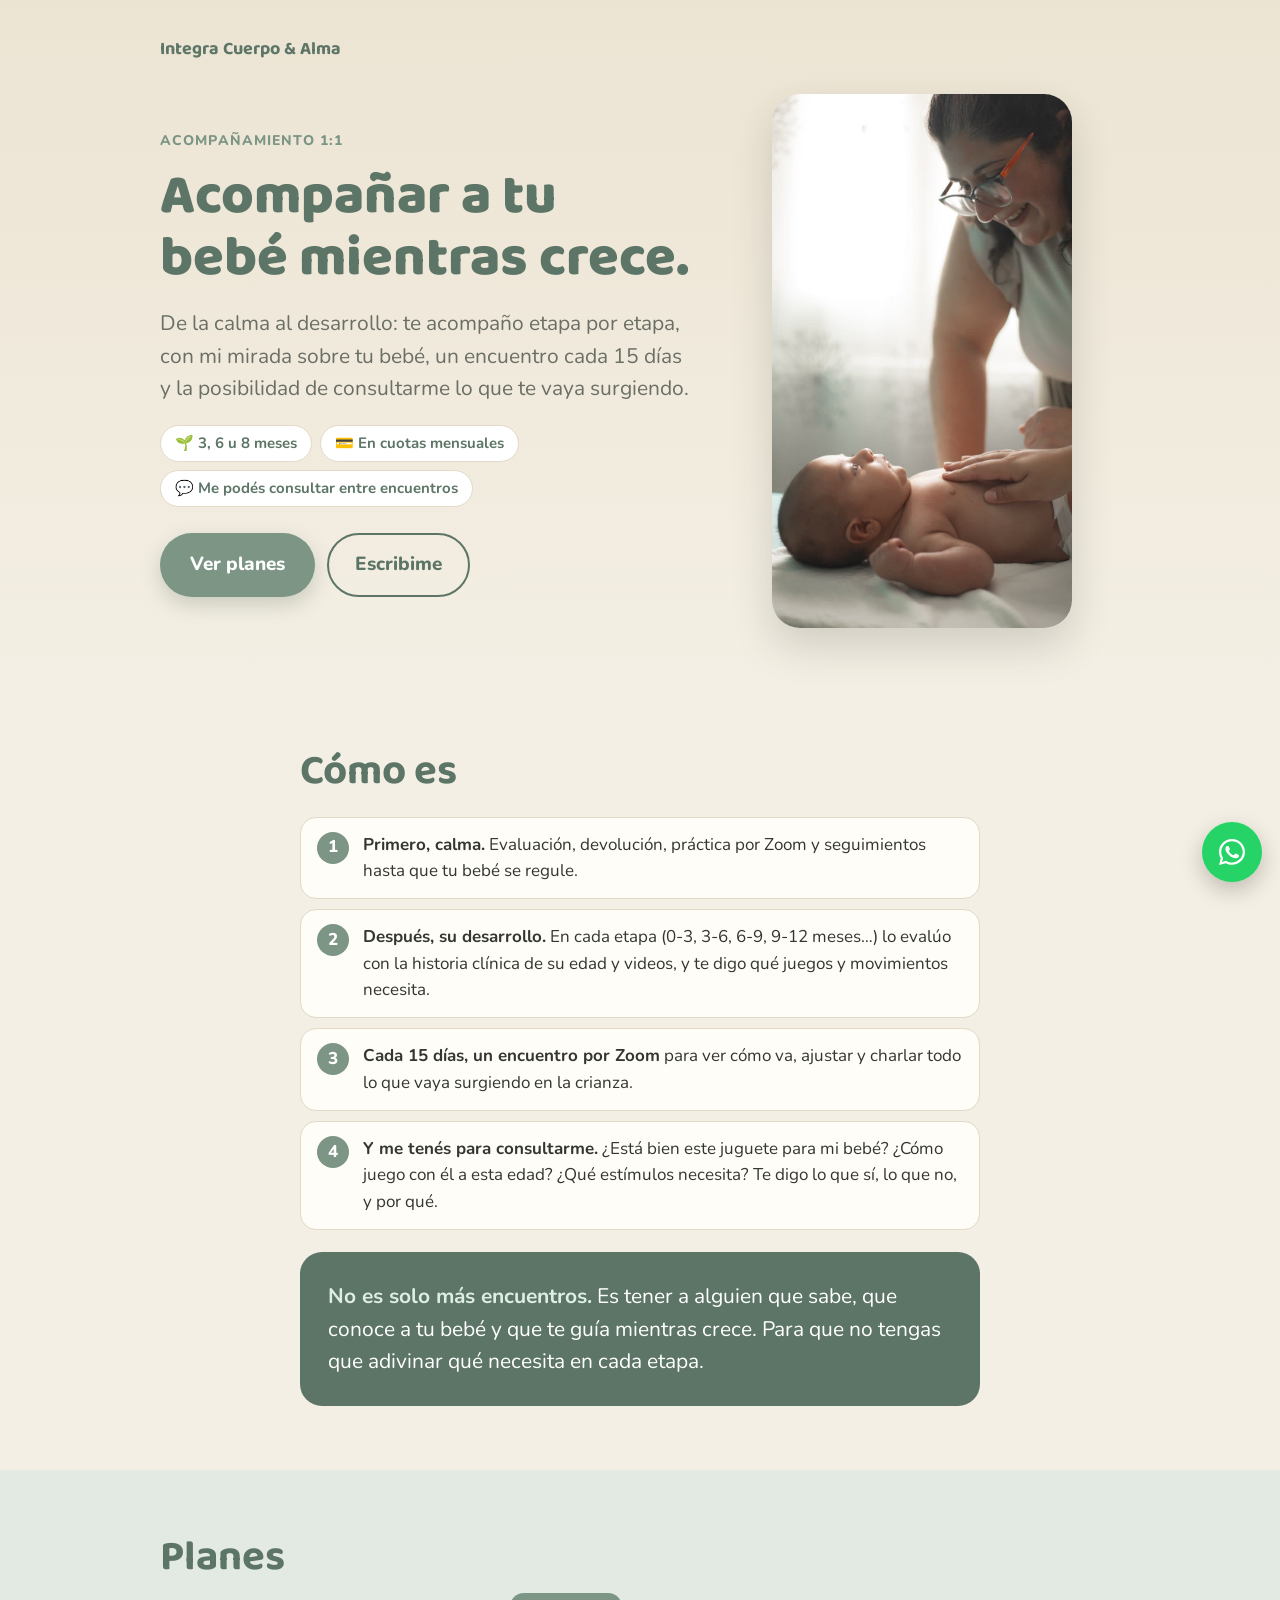
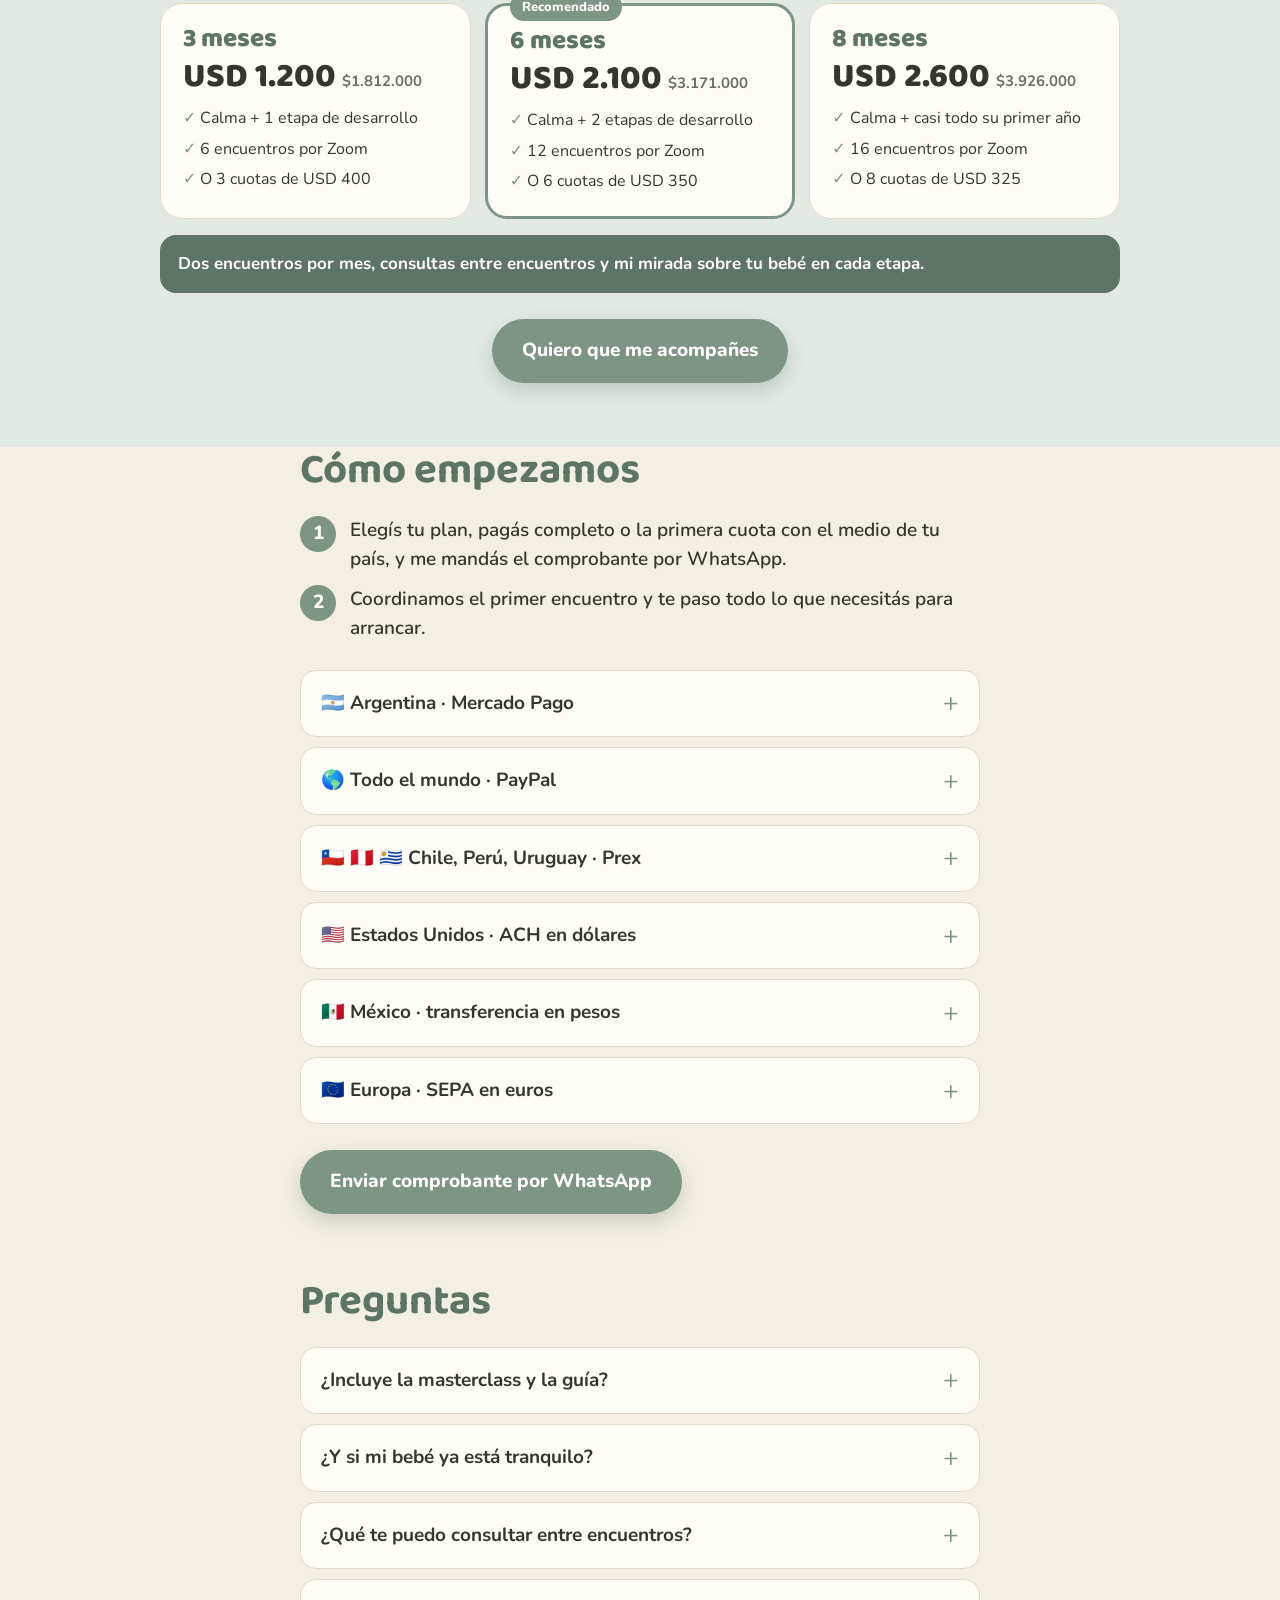
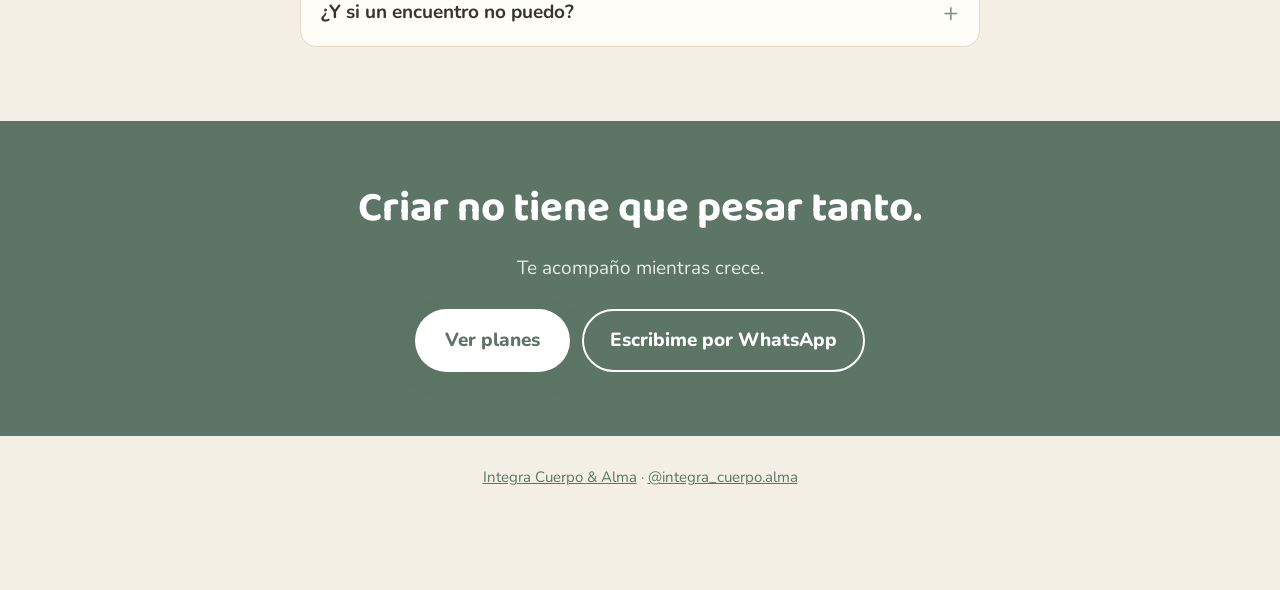
<file: integra-web/acompanamiento/index.html>
<!doctype html>
<html lang="es">
<head>
<meta charset="utf-8">
<meta name="viewport" content="width=device-width, initial-scale=1">
<title>Acompañar a tu bebé mientras crece | Integra Cuerpo &amp; Alma</title>
<meta name="description" content="Acompañamiento de 3, 6 u 8 meses con Noelia Avendaño: de la calma al desarrollo de tu bebé.">
<meta name="robots" content="noindex">
<link rel="preconnect" href="https://fonts.googleapis.com">
<link rel="preconnect" href="https://fonts.gstatic.com" crossorigin>
<link href="https://fonts.googleapis.com/css2?family=Baloo+2:wght@500;600;700;800&family=Nunito:wght@400;600;700;800&display=swap" rel="stylesheet">
<style>
  :root{
    --cream:#F4EFE4; --sand:#ECE4D3; --card:#fffdf8;
    --euca:#7C9585; --euca-deep:#5C7566; --euca-soft:#e3eae4;
    --ink:#33372f; --muted:#6b6f66; --line:#e2d9c6; --radius:22px;
  }
  *{box-sizing:border-box}
  html{scroll-behavior:smooth}
  body{margin:0;background:var(--cream);color:var(--ink);font-family:"Nunito",system-ui,sans-serif;font-size:19px;line-height:1.55;-webkit-font-smoothing:antialiased}
  h1,h2,h3{font-family:"Baloo 2","Nunito",sans-serif;font-weight:700;line-height:1.12;margin:0;color:var(--euca-deep)}
  h1{font-size:clamp(34px,8.6vw,56px);font-weight:800}
  h2{font-size:clamp(29px,7vw,42px);margin-bottom:22px}
  h3{font-size:24px;margin-bottom:4px}
  p{margin:0 0 14px}
  a{color:var(--euca-deep)}
  .wrap{max-width:720px;margin:0 auto;padding:0 20px}
  .wide{max-width:1000px}
  section{padding:64px 0}
  .eyebrow{display:inline-block;font-weight:800;font-size:14px;letter-spacing:.08em;text-transform:uppercase;color:var(--euca);margin-bottom:14px}
  .lead{font-size:21px;color:var(--muted)}
  .btn{display:inline-block;background:var(--euca);color:#fff;text-decoration:none;font-weight:800;font-size:19px;padding:17px 30px;border-radius:999px;box-shadow:0 8px 20px rgba(92,117,102,.28);transition:transform .15s,background .15s}
  .btn:hover{transform:translateY(-2px);background:var(--euca-deep)}
  .btn-ghost{background:transparent;color:var(--euca-deep);box-shadow:none;border:2px solid var(--euca-deep);padding:15px 26px}
  .btn-ghost:hover{background:var(--euca-deep);color:#fff}
  .btns{display:flex;flex-wrap:wrap;gap:12px;margin-top:26px}
  .card{background:var(--card);border-radius:var(--radius);padding:26px;border:1px solid var(--line)}

  /* Hero */
  .hero{padding:36px 0 56px;background:linear-gradient(180deg,var(--sand),var(--cream))}
  .brand{font-family:"Baloo 2",sans-serif;font-weight:700;color:var(--euca-deep);font-size:18px;margin-bottom:30px}
  .hero-grid{display:grid;gap:30px;align-items:center}
  .hero .lead{margin-top:16px}
  .hero-media{justify-self:center;width:min(300px,78vw)}
  .hero-media img{display:block;width:100%;height:auto;border-radius:28px;box-shadow:0 18px 40px rgba(51,55,47,.18)}
  .hero-media video{display:block;width:100%;height:auto;border-radius:28px;box-shadow:0 18px 40px rgba(51,55,47,.18);background:var(--sand)}
  .chips{display:flex;flex-wrap:wrap;gap:8px;margin-top:20px}
  .chip{background:#fff;border:1px solid var(--line);border-radius:999px;padding:6px 14px;font-size:15px;font-weight:700;color:var(--euca-deep)}

  /* Te pasa */
  .pains{list-style:none;padding:0;margin:0 0 26px;display:grid;gap:12px}
  .pains li{background:var(--card);border-radius:16px;padding:16px 20px;border-left:5px solid var(--euca);font-weight:600}
  .reframe{background:var(--euca-deep);color:#fff;border-radius:var(--radius);padding:28px}
  .reframe p{margin:0;font-size:21px}
  .reframe strong{color:#dfeee3}

  /* Video */
  .video-sec{background:var(--sand)}
  .video-grid{display:grid;gap:28px;align-items:center}
  .video-box{justify-self:center;width:min(340px,86vw)}
  .video-box video{display:block;width:100%;height:auto;border-radius:24px;background:#000;box-shadow:0 18px 40px rgba(51,55,47,.2)}

  /* Cómo es */
  .timeline{display:grid;gap:14px;position:relative}
  .tl{display:flex;gap:18px;align-items:flex-start}
  .tl-dot{flex:0 0 52px;height:52px;border-radius:50%;background:var(--euca-soft);display:flex;align-items:center;justify-content:center;font-size:24px}
  .tl .card{flex:1;padding:22px}
  .tl .when{font-weight:800;color:var(--euca);font-size:14px;text-transform:uppercase;letter-spacing:.06em}
  .tl p{margin:6px 0 0;color:var(--muted)}
  .tl.daily .card{background:var(--euca-soft);border-color:#cbd8cd}
  .tl.daily .when{color:var(--euca-deep)}

  /* Te llevás */
  .take{list-style:none;padding:0;margin:0;display:grid;gap:10px}
  .take li{display:flex;gap:12px;align-items:flex-start;font-weight:600}
  .take li::before{content:"✓";flex:0 0 30px;height:30px;border-radius:50%;background:var(--euca);color:#fff;display:flex;align-items:center;justify-content:center;font-weight:800;font-size:16px;margin-top:1px}

  /* Experiencias */
  .exp{background:var(--sand)}
  .exp-track{display:flex;align-items:flex-start;gap:16px;overflow-x:auto;scroll-snap-type:x mandatory;padding:4px 20px 18px;margin:0 -20px;-webkit-overflow-scrolling:touch}
  .exp-card{flex:0 0 min(330px,84vw);scroll-snap-align:start;background:var(--card);border-radius:var(--radius);padding:24px;border:1px solid var(--line);display:flex;flex-direction:column;gap:12px}
  .exp-card .stars{color:#c9a24a;letter-spacing:2px}
  .exp-card blockquote{margin:0;font-size:17px}
  .exp-card .who{font-weight:800;color:var(--euca-deep);margin-top:auto}
  .exp-card audio{width:100%}
  .exp-card img{width:100%;height:auto;border-radius:14px}
  .exp-tag{align-self:flex-start;font-size:13px;font-weight:800;letter-spacing:.05em;text-transform:uppercase;padding:4px 12px;border-radius:999px}
  .exp-tag.online{background:var(--euca);color:#fff}
  .exp-tag.pres{background:var(--sand);color:var(--euca-deep)}
  .exp-card .part{font-size:14px;color:var(--muted);margin-bottom:-6px}
  .exp-hint{font-size:15px;color:var(--muted);margin-top:4px}

  .feat{background:var(--card);border:3px solid var(--euca);border-radius:var(--radius);padding:28px;margin-bottom:22px;box-shadow:0 16px 36px rgba(92,117,102,.14)}
  .feat .before{font-family:"Baloo 2",sans-serif;font-size:23px;line-height:1.3;color:var(--euca-deep);margin:14px 0 18px}
  .feat .parts{display:grid;gap:10px}
  .feat audio{width:100%}
  .feat .who{font-weight:800;color:var(--euca-deep);margin-top:16px}
  .care{display:grid;gap:14px;margin-top:22px}
  .care .card h3{font-size:22px;margin-bottom:8px}
  .care .card p{margin:0;color:var(--muted)}
  .next{display:grid;gap:14px}
  .next a.card{display:block;text-decoration:none;color:var(--ink);transition:transform .15s}
  .next a.card:hover{transform:translateY(-2px)}
  .next h3{font-size:22px}
  .next p{margin:4px 0 10px;color:var(--muted);font-size:17px}
  .next .go{font-weight:800;color:var(--euca-deep)}
  .discount{margin:16px auto 0;max-width:430px;background:#fff;border-radius:16px;padding:12px 16px;font-weight:700;color:var(--euca-deep);font-size:17px}
  @media (min-width:700px){.care,.next{grid-template-columns:1fr 1fr}}

  /* Quién soy */
  .me p{color:var(--muted)}
  .quote{font-family:"Baloo 2",sans-serif;font-size:24px;color:var(--euca-deep);line-height:1.3;border-left:5px solid var(--euca);padding-left:18px;margin-top:18px}

  /* Más información */
  .more-sec{padding:10px 0 64px}
  details.more{background:var(--card);border:2px solid var(--euca);border-radius:22px;overflow:hidden}
  details.more>summary{padding:22px 24px;font-size:20px;font-weight:800;color:var(--euca-deep)}
  details.more>summary small{display:block;font-weight:600;font-size:16px;color:var(--muted);margin-top:4px}
  details.more>summary::after{content:"+";font-size:30px;color:var(--euca)}
  details.more[open]>summary{border-bottom:1px solid var(--line)}
  .more-body{padding:8px 24px 26px}
  .more-body h3{font-size:22px;margin:26px 0 10px}
  .more-body p,.more-body li{font-size:17px}
  .more-body ul,.more-body ol{padding-left:22px;margin:0 0 8px}
  .more-body li{margin-bottom:6px}
  .more-body .twocol{display:grid;gap:12px}
  .more-body .box{margin:10px 0;font-size:17px;background:var(--euca-soft);border-radius:16px;padding:16px 18px}
  .more-body .box strong{display:block;color:var(--euca-deep);margin-bottom:6px}
  @media (min-width:700px){.more-body .twocol{grid-template-columns:1fr 1fr}}
  /* Precio */
  .price-sec{background:var(--euca-soft)}
  .price-card{border:3px solid var(--euca);box-shadow:0 16px 36px rgba(92,117,102,.16);text-align:center;padding:32px 26px}
  .price{font-family:"Baloo 2",sans-serif;font-weight:800;font-size:58px;color:var(--euca-deep);line-height:1}
  .price-sub{color:var(--muted);margin-top:6px}
  .split{display:inline-block;background:#fff;border:1px dashed var(--euca);color:var(--euca-deep);font-weight:800;border-radius:999px;padding:8px 18px;margin:18px 0 6px;font-size:17px}
  .price-card .take{text-align:left;margin:24px auto 0;max-width:430px}

  /* Pago */
  .paysteps{counter-reset:s;list-style:none;padding:0;margin:0 0 26px;display:grid;gap:10px}
  .paysteps li{counter-increment:s;display:flex;gap:14px;align-items:flex-start;font-weight:600}
  .paysteps li::before{content:counter(s);flex:0 0 36px;height:36px;border-radius:50%;background:var(--euca);color:#fff;display:flex;align-items:center;justify-content:center;font-weight:800}
  details{background:var(--card);border:1px solid var(--line);border-radius:16px;margin-bottom:10px}
  summary{cursor:pointer;padding:18px 20px;font-weight:700;list-style:none;display:flex;justify-content:space-between;align-items:center;gap:12px}
  summary::-webkit-details-marker{display:none}
  summary::after{content:"+";font-size:26px;color:var(--euca);font-weight:400;line-height:1}
  details[open] summary::after{content:"–"}
  .det{padding:0 20px 18px;font-size:17px}
  .det dl{margin:0;display:grid;grid-template-columns:auto 1fr;gap:6px 14px}
  .det dt{color:var(--muted)}
  .det dd{margin:0;font-weight:700;word-break:break-all}

  /* Final */
  .final{text-align:center;background:var(--euca-deep);color:#fff}
  .final h2{color:#fff}
  .final p{color:#e3ece5}
  .final .btns{justify-content:center}
  .final .btn{background:#fff;color:var(--euca-deep)}
  .final .btn-ghost{background:transparent;color:#fff;border-color:#fff}
  footer{text-align:center;padding:30px 20px 100px;color:var(--muted);font-size:15px}

  .wa{position:fixed;right:18px;bottom:18px;width:60px;height:60px;border-radius:50%;background:#25D366;display:flex;align-items:center;justify-content:center;box-shadow:0 8px 22px rgba(0,0,0,.22);z-index:20}
  .wa svg{width:32px;height:32px;fill:#fff}

  @media (max-width:599px){
    .hero-media{width:min(230px,62vw)}
    .tl-dot{display:none}
  }
  @media (min-width:800px){
    .hero-grid{grid-template-columns:1.35fr 1fr}
    .video-grid{grid-template-columns:1fr 1fr}
  }

  /* ===== NUEVO: etapas, tablas de opciones ===== */
  .stages{display:grid;gap:14px}
  .stage{background:var(--card);border:1px solid var(--line);border-radius:var(--radius);padding:24px;display:flex;flex-direction:column;gap:6px}
  .stage .tag{align-self:flex-start;font-size:13px;font-weight:800;letter-spacing:.06em;text-transform:uppercase;padding:4px 12px;border-radius:999px;background:var(--euca-soft);color:var(--euca-deep)}
  .stage h3{margin:6px 0 2px}
  .stage p{margin:0;color:var(--muted);font-size:17px}
  .stage ul{margin:6px 0 0;padding-left:20px;font-size:17px;color:var(--ink)}
  .stage ul li{margin-bottom:4px}
  .free-note{margin-top:16px;background:var(--euca-soft);border-radius:16px;padding:14px 18px;font-weight:700;color:var(--euca-deep);font-size:17px}
  @media (min-width:700px){.stages{grid-template-columns:1fr 1fr}}

  .plans-sec{background:var(--euca-soft)}
  .plan-block{margin-bottom:40px}
  .plan-block:last-of-type{margin-bottom:0}
  .plan-head{display:flex;flex-direction:column;gap:2px;margin-bottom:14px}
  .plan-head h3{font-size:28px}
  .plan-head p{margin:0;color:var(--muted);font-size:17px}
  .table-wrap{overflow-x:auto;-webkit-overflow-scrolling:touch;border-radius:20px;box-shadow:0 14px 32px rgba(92,117,102,.14)}
  table.plan{width:100%;min-width:340px;border-collapse:separate;border-spacing:0;background:var(--card);font-size:15px;line-height:1.35;border:2px solid var(--euca);border-radius:20px;overflow:hidden}
  table.plan th,table.plan td{padding:12px 8px;text-align:center;vertical-align:middle;border-bottom:1px solid var(--line)}
  table.plan th:first-child,table.plan td:first-child{text-align:left;padding-left:14px;font-weight:700;color:var(--ink);width:34%}
  table.plan thead th{background:var(--euca);color:#fff;font-family:"Baloo 2",sans-serif;font-size:19px;font-weight:700;border-bottom:0}
  table.plan thead th small{display:block;font-family:"Nunito",sans-serif;font-size:12px;font-weight:700;opacity:.9;letter-spacing:.02em}
  table.plan .ok{display:inline-flex;width:26px;height:26px;border-radius:50%;background:var(--euca);color:#fff;align-items:center;justify-content:center;font-weight:800;font-size:14px}
  table.plan .live{font-weight:800;color:var(--euca-deep)}
  table.plan tr.price td{background:var(--sand);border-bottom:0;padding-block:16px}
  table.plan tr.price td:not(:first-child){font-family:"Baloo 2",sans-serif;font-weight:800;font-size:24px;color:var(--euca-deep);line-height:1.05}
  table.plan tr.price small{display:block;font-family:"Nunito",sans-serif;font-size:13px;font-weight:700;color:var(--muted);margin-top:4px}
  @media (min-width:600px){table.plan{font-size:17px}table.plan th,table.plan td{padding:14px 12px}table.plan tr.price td:not(:first-child){font-size:30px}}

  .perks{display:grid;gap:10px;margin-top:28px}
  .perk{background:#fff;border-radius:16px;padding:14px 18px;font-weight:700;color:var(--euca-deep);font-size:17px;display:flex;gap:12px;align-items:flex-start}
  .perk span{font-size:22px;line-height:1.2}
  .perk.big{background:var(--euca-deep);color:#fff;font-size:20px}
  @media (min-width:700px){.perks{grid-template-columns:1fr 1fr}.perk.big{grid-column:1/-1}}

  .follow{display:grid;gap:14px}
  .follow .card h3{font-size:22px;margin-bottom:6px}
  .follow .card p{margin:0;color:var(--muted);font-size:17px}
  @media (min-width:700px){.follow{grid-template-columns:1fr 1fr}}

  /* Preguntas para pensar */
  .reflect{padding:44px 0;text-align:center}
  .reflect p{font-family:"Baloo 2",sans-serif;font-weight:600;font-size:clamp(24px,5.6vw,32px);line-height:1.25;color:var(--euca-deep);margin:0 auto;max-width:560px;text-wrap:balance}
  .reflect small{display:block;margin-top:10px;font-family:"Nunito",sans-serif;font-size:17px;color:var(--muted);font-weight:600}
  .reflect::before{content:"";display:block;width:44px;height:4px;border-radius:4px;background:var(--euca);margin:0 auto 18px;opacity:.6}

  .offer img.ph{width:100%;max-width:100%;height:auto;border-radius:16px;display:block}
  .hero-media img{display:block;width:100%;height:auto;border-radius:28px;box-shadow:0 18px 40px rgba(51,55,47,.18)}
  .me-grid{display:grid;gap:24px;align-items:center}
  .me-grid img{width:100%;max-width:320px;height:auto;border-radius:24px;justify-self:center}
  @media (min-width:700px){.me-grid{grid-template-columns:1fr 1.4fr}}
  .resp audio{width:100%}

  .give{list-style:none;padding:0;margin:0;display:grid;gap:10px}
  .give li{background:var(--card);border:1px solid var(--line);border-radius:16px;padding:14px 18px 14px 50px;position:relative;font-weight:600}
  .give li::before{content:"✓";position:absolute;left:16px;top:13px;width:24px;height:24px;border-radius:50%;background:var(--euca);color:#fff;display:flex;align-items:center;justify-content:center;font-size:14px;font-weight:800}
  .ways{list-style:none;padding:0;margin:0 0 18px;display:grid;gap:12px}
  .ways li{background:var(--card);border-radius:16px;padding:16px 20px;border-left:5px solid var(--euca);font-size:17px}
  .key{font-family:"Baloo 2",sans-serif;font-size:clamp(22px,5vw,27px);line-height:1.3;color:var(--euca-deep);margin-top:22px}
  .tiers{display:grid;gap:14px;margin-bottom:26px}
  .tier{background:var(--card);border:1px solid var(--line);border-radius:var(--radius);padding:22px;display:flex;flex-direction:column;gap:6px}
  .tier.hl{border:3px solid var(--euca)}
  .tier .nm{font-family:"Baloo 2",sans-serif;font-weight:800;font-size:24px;color:var(--euca-deep)}
  .tier .pz{font-weight:800;color:var(--euca-deep)}
  .tier .who{font-weight:700;color:var(--ink);font-size:17px}
  .tier p{margin:0;color:var(--muted);font-size:16px}
  @media (min-width:800px){.tiers{grid-template-columns:repeat(3,1fr)}}

  .sum{display:flex;flex-wrap:wrap;gap:6px 14px;margin-top:18px;font-weight:700;color:var(--euca-deep);font-size:17px}
  .sum span::after{content:"·";margin-left:14px;color:var(--euca)}
  .sum span:last-child::after{content:""}
  .outs{display:grid;gap:10px;grid-template-columns:1fr 1fr;margin-top:18px}
  .outs div{background:var(--card);border:1px solid var(--line);border-radius:16px;padding:14px 16px;font-size:16px}
  .outs b{display:block;font-family:"Baloo 2",sans-serif;font-size:20px;color:var(--euca-deep)}
  .steps4{list-style:none;padding:0;margin:0;display:grid;gap:10px;counter-reset:s}
  .steps4 li{counter-increment:s;display:flex;gap:14px;align-items:flex-start;background:var(--card);border:1px solid var(--line);border-radius:16px;padding:14px 16px;font-size:17px}
  .steps4 li::before{content:counter(s);flex:0 0 32px;height:32px;border-radius:50%;background:var(--euca);color:#fff;display:flex;align-items:center;justify-content:center;font-weight:800}
  .plans{display:grid;gap:14px}
  .pl{background:var(--card);border:1px solid var(--line);border-radius:var(--radius);padding:22px;display:flex;flex-direction:column;gap:8px;position:relative}
  .pl.hl{border:3px solid var(--euca)}
  .pl .badge{position:absolute;top:-13px;left:22px;background:var(--euca);color:#fff;font-size:13px;font-weight:800;padding:4px 12px;border-radius:999px}
  .pl .nm{font-family:"Baloo 2",sans-serif;font-weight:800;font-size:26px;color:var(--euca-deep);line-height:1}
  .pl .pz{font-family:"Baloo 2",sans-serif;font-weight:800;font-size:34px;color:var(--ink);line-height:1}
  .pl .pz small{font-family:"Nunito",sans-serif;font-size:15px;color:var(--muted);font-weight:700;margin-left:6px}
  .pl ul{list-style:none;padding:0;margin:4px 0 0;display:grid;gap:6px;font-size:16px}
  .pl li::before{content:"✓ ";color:var(--euca);font-weight:800}
  .inc{margin-top:16px;background:var(--euca-deep);color:#fff;border-radius:16px;padding:16px 18px;font-weight:700;font-size:17px}
  @media (min-width:800px){.plans{grid-template-columns:repeat(3,1fr)}}
  @media (max-width:420px){.outs{grid-template-columns:1fr}}
  .stick{position:fixed;left:0;right:0;bottom:0;z-index:15;padding:10px max(16px,env(safe-area-inset-right,0px)) calc(10px + env(safe-area-inset-bottom,0px)) max(16px,env(safe-area-inset-left,0px));background:rgba(244,239,228,.96);border-top:1px solid var(--line);display:flex;gap:10px;align-items:center}
  .stick a.btn{flex:1;text-align:center;padding:14px 18px;font-size:17px}
  .stick span{font-weight:800;color:var(--euca-deep);font-size:15px}
  @media (min-width:800px){.stick{display:none}}
  @media (max-width:799px){.wa{bottom:84px}footer{padding-bottom:140px}}
</style>
</head>
<body>

<header class="hero">
  <div class="wrap wide">
    <div class="brand">Integra Cuerpo &amp; Alma</div>
    <div class="hero-grid">
      <div>
        <span class="eyebrow">Acompañamiento 1:1</span>
        <h1>Acompañar a tu bebé mientras crece.</h1>
        <p class="lead">De la calma al desarrollo: te acompaño etapa por etapa, con mi mirada sobre tu bebé, un encuentro cada 15 días y la posibilidad de consultarme lo que te vaya surgiendo.</p>
        <div class="chips"><span class="chip">🌱 3, 6 u 8 meses</span><span class="chip">💳 En cuotas mensuales</span><span class="chip">💬 Me podés consultar entre encuentros</span></div>
        <div class="btns"><a class="btn" href="#planes">Ver planes</a><a class="btn btn-ghost" href="https://wa.me/5492604419242?text=Hola%20Noe%2C%20quiero%20saber%20m%C3%A1s%20sobre%20el%20acompa%C3%B1amiento">Escribime</a></div>
      </div>
      <div class="hero-media"><img src="assets/foto.jpg" alt="Noelia sonríe a un bebé acostado boca arriba"></div>
    </div>
  </div>
</header>

<section>
  <div class="wrap">
    <h2>Cómo es</h2>
    <ol class="steps4">
      <li><span><strong>Primero, calma.</strong> Evaluación, devolución, práctica por Zoom y seguimientos hasta que tu bebé se regule.</span></li>
      <li><span><strong>Después, su desarrollo.</strong> En cada etapa (0-3, 3-6, 6-9, 9-12 meses…) lo evalúo con la historia clínica de su edad y videos, y te digo qué juegos y movimientos necesita.</span></li>
      <li><span><strong>Cada 15 días, un encuentro por Zoom</strong> para ver cómo va, ajustar y charlar todo lo que vaya surgiendo en la crianza.</span></li>
      <li><span><strong>Y me tenés para consultarme.</strong> ¿Está bien este juguete para mi bebé? ¿Cómo juego con él a esta edad? ¿Qué estímulos necesita? Te digo lo que sí, lo que no, y por qué.</span></li>
    </ol>
    <div class="reframe" style="margin-top:22px"><p><strong>No es solo más encuentros.</strong> Es tener a alguien que sabe, que conoce a tu bebé y que te guía mientras crece. Para que no tengas que adivinar qué necesita en cada etapa.</p></div>
  </div>
</section>

<section class="plans-sec" id="planes">
  <div class="wrap wide">
    <h2>Planes</h2>
    <div class="plans">
      <div class="pl">
        <span class="nm">3 meses</span>
        <span class="pz">USD 1.200<small>$1.812.000</small></span>
        <ul><li>Calma + 1 etapa de desarrollo</li><li>6 encuentros por Zoom</li><li>O 3 cuotas de USD 400</li></ul>
      </div>
      <div class="pl hl">
        <span class="badge">Recomendado</span>
        <span class="nm">6 meses</span>
        <span class="pz">USD 2.100<small>$3.171.000</small></span>
        <ul><li>Calma + 2 etapas de desarrollo</li><li>12 encuentros por Zoom</li><li>O 6 cuotas de USD 350</li></ul>
      </div>
      <div class="pl">
        <span class="nm">8 meses</span>
        <span class="pz">USD 2.600<small>$3.926.000</small></span>
        <ul><li>Calma + casi todo su primer año</li><li>16 encuentros por Zoom</li><li>O 8 cuotas de USD 325</li></ul>
      </div>
    </div>
    <div class="inc">Dos encuentros por mes, consultas entre encuentros y mi mirada sobre tu bebé en cada etapa.</div>
    <div class="btns" style="justify-content:center"><a class="btn" href="#pagar">Quiero que me acompañes</a></div>
  </div>
</section>

<!-- 11. CÓMO PAGAR -->
<section id="pagar" style="padding-top:0">
  <div class="wrap">
    <h2>Cómo empezamos</h2>
    <ol class="paysteps">
      <li>Elegís tu plan, pagás completo o la primera cuota con el medio de tu país, y me mandás el comprobante por WhatsApp.</li>
      <li>Coordinamos el primer encuentro y te paso todo lo que necesitás para arrancar.</li>
    </ol>

    <details>
      <summary>🇦🇷 Argentina · Mercado Pago</summary>
      <div class="det"><dl><dt>Alias</dt><dd>noe.kine</dd><dt>Titular</dt><dd>Noelia Soledad Avendaño</dd></dl></div>
    </details>
    <details>
      <summary>🌎 Todo el mundo · PayPal</summary>
      <div class="det"><dl><dt>Link</dt><dd><a href="https://paypal.me/avendanonoe">paypal.me/avendanonoe</a></dd></dl></div>
    </details>
    <details>
      <summary>🇨🇱 🇵🇪 🇺🇾 Chile, Perú, Uruguay · Prex</summary>
      <div class="det"><dl><dt>Cuenta</dt><dd>37288305</dd><dt>País</dt><dd>Prex Argentina</dd><dt>Titular</dt><dd>Noelia Soledad Avendaño</dd></dl></div>
    </details>
    <details>
      <summary>🇺🇸 Estados Unidos · ACH en dólares</summary>
      <div class="det"><dl><dt>Banco</dt><dd>Lead Bank</dd><dt>ABA / ruta</dt><dd>101019644</dd><dt>Cuenta</dt><dd>211958554917</dd><dt>Tipo</dt><dd>Corriente (Checking)</dd><dt>Titular</dt><dd>Noelia Soledad Avendaño</dd></dl></div>
    </details>
    <details>
      <summary>🇲🇽 México · transferencia en pesos</summary>
      <div class="det"><dl><dt>Banco</dt><dd>Finco Pay</dd><dt>CLABE</dt><dd>734180020025240118</dd><dt>Titular</dt><dd>Noelia Soledad Avendaño</dd></dl></div>
    </details>
    <details>
      <summary>🇪🇺 Europa · SEPA en euros</summary>
      <div class="det"><dl><dt>IBAN</dt><dd>LU33 4080 0000 4977 5957</dd><dt>Titular</dt><dd>NOELIA SOLEDAD AVENDANO</dd></dl></div>
    </details>

    <div class="btns">
      <a class="btn" href="https://wa.me/5492604419242?text=Hola%20Noe%2C%20ya%20pagu%C3%A9%20la%20acompa%C3%B1amiento.%20Te%20mando%20el%20comprobante">Enviar comprobante por WhatsApp</a>
    </div>
  </div>
</section>


<section style="padding-top:0">
  <div class="wrap">
    <h2>Preguntas</h2>
    <details><summary>¿Incluye la masterclass y la guía?</summary><div class="det">Sí. Si todavía no las tenés, te las comparto apenas arrancamos.</div></details>
    <details><summary>¿Y si mi bebé ya está tranquilo?</summary><div class="det">Arrancamos directo por su desarrollo, y los encuentros los usamos para acompañar cada etapa.</div></details>
    <details><summary>¿Qué te puedo consultar entre encuentros?</summary><div class="det">Todo lo de su desarrollo y su día a día: qué juguetes sí y cuáles no, cómo jugar con él, qué estímulos necesita en cada etapa, si algo que querés comprarle está bueno o no. Lo que es más para charlar lo dejamos para el encuentro. Ojo: no soy pediatra; lo médico (fiebre, medicación, enfermedades) lo ves con su pediatra.</div></details>
    <details><summary>¿Y si un encuentro no puedo?</summary><div class="det">Avisame con un día de anticipación y lo pasamos a otro día.</div></details>
  </div>
</section>

<section class="final">
  <div class="wrap">
    <h2>Criar no tiene que pesar tanto.</h2>
    <p>Te acompaño mientras crece.</p>
    <div class="btns"><a class="btn" href="#planes">Ver planes</a><a class="btn btn-ghost" href="https://wa.me/5492604419242?text=Hola%20Noe%2C%20quiero%20saber%20m%C3%A1s%20sobre%20el%20acompa%C3%B1amiento">Escribime por WhatsApp</a></div>
  </div>
</section>

<footer>
  <a href="../">Integra Cuerpo &amp; Alma</a> · <a href="https://instagram.com/integra_cuerpo.alma">@integra_cuerpo.alma</a>
</footer>



<a class="wa" href="https://wa.me/5492604419242?text=Hola%20Noe%2C%20quiero%20saber%20m%C3%A1s%20sobre%20el%20acompa%C3%B1amiento" aria-label="Escribime por WhatsApp">
  <svg viewBox="0 0 32 32"><path d="M16 3C8.8 3 3 8.7 3 15.8c0 2.3.6 4.5 1.8 6.5L3 29l6.9-1.8c1.9 1 4 1.6 6.1 1.6 7.2 0 13-5.7 13-12.8S23.2 3 16 3zm0 23.5c-1.9 0-3.8-.5-5.4-1.5l-.4-.2-4.1 1.1 1.1-4-.3-.4c-1.1-1.7-1.6-3.6-1.6-5.6C5.3 9.9 10.1 5.2 16 5.2s10.7 4.7 10.7 10.6S21.9 26.5 16 26.5zm5.9-7.9c-.3-.2-1.9-.9-2.2-1-.3-.1-.5-.2-.7.2-.2.3-.8 1-1 1.2-.2.2-.4.2-.7.1-.3-.2-1.4-.5-2.6-1.6-1-.9-1.6-1.9-1.8-2.2-.2-.3 0-.5.1-.7l.5-.6c.2-.2.2-.4.3-.6.1-.2 0-.4 0-.6l-1-2.4c-.3-.6-.5-.5-.7-.5h-.6c-.2 0-.6.1-.9.4-.3.3-1.2 1.1-1.2 2.7s1.2 3.2 1.4 3.4c.2.2 2.4 3.6 5.8 5 .8.3 1.4.5 1.9.7.8.3 1.5.2 2.1.1.6-.1 1.9-.8 2.2-1.5.3-.7.3-1.4.2-1.5-.1-.2-.3-.3-.6-.4z"/></svg>
</a>
</body>
</html>
</file>
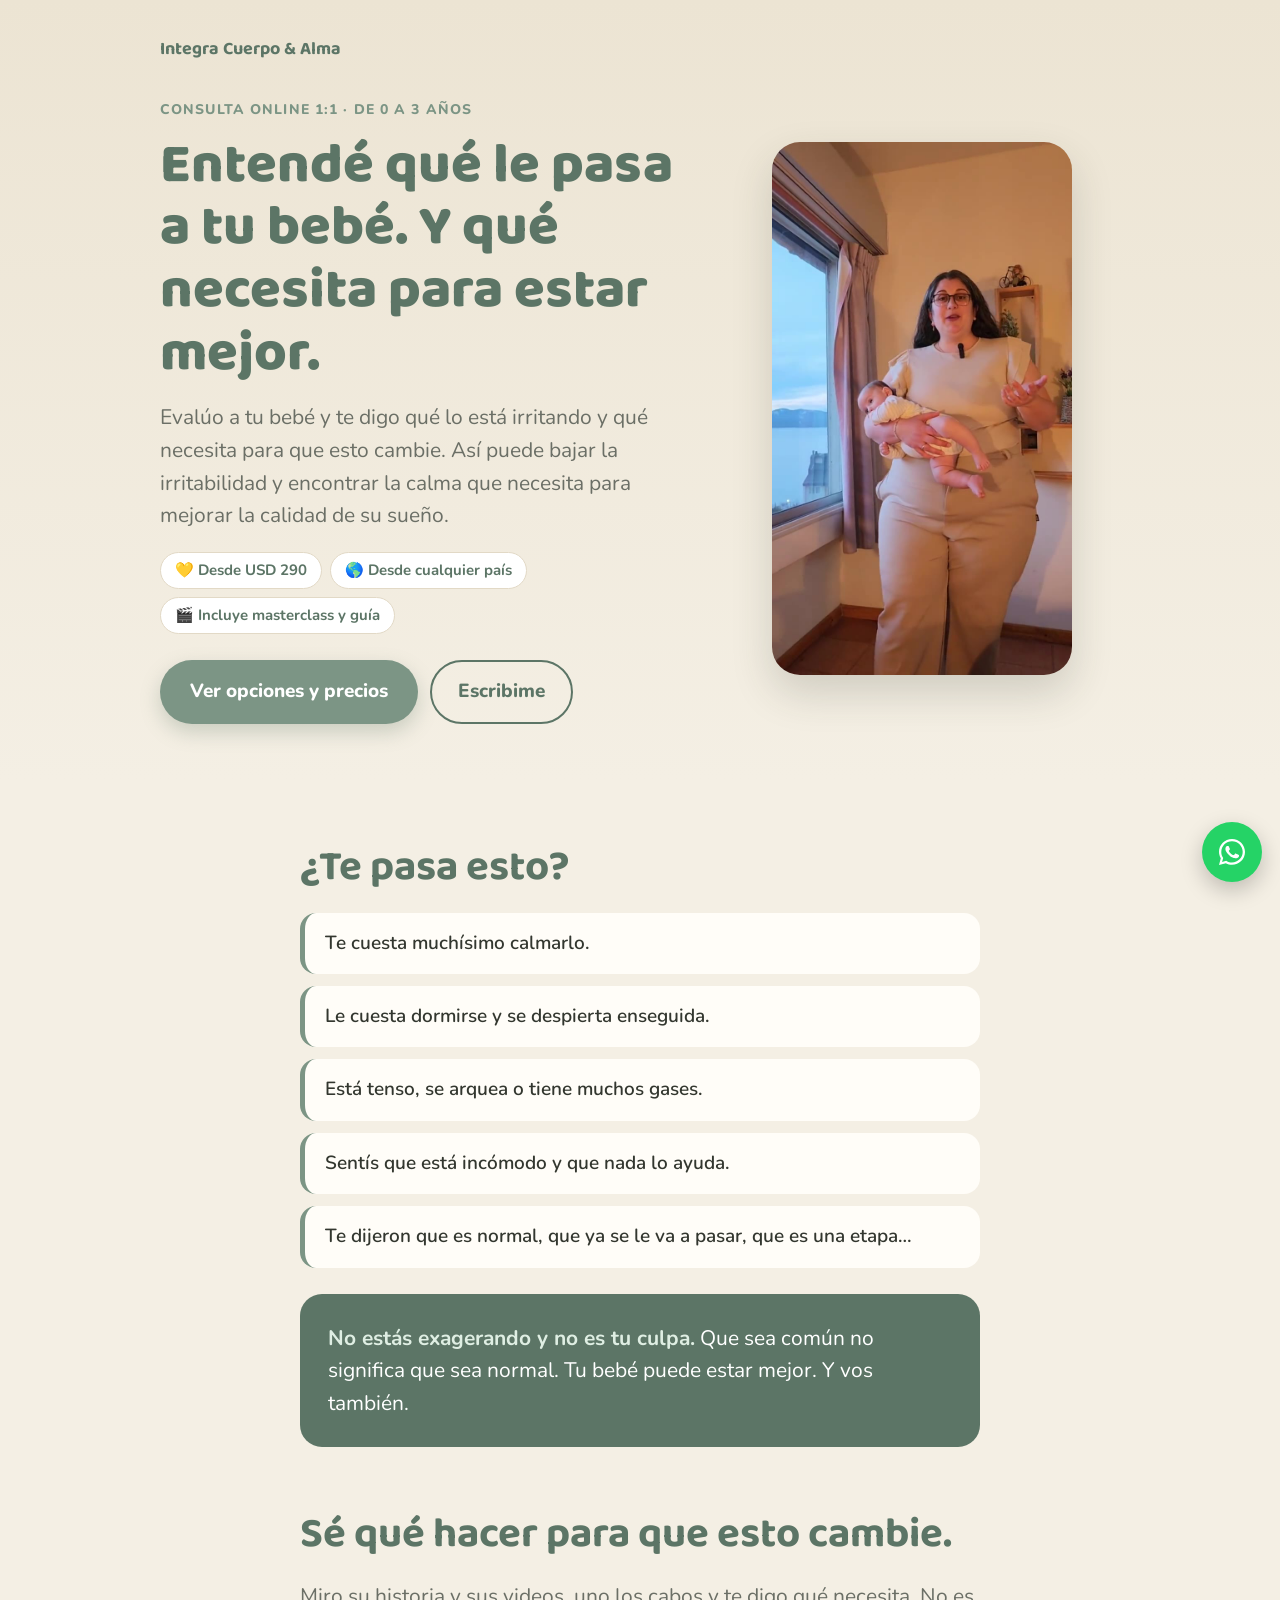
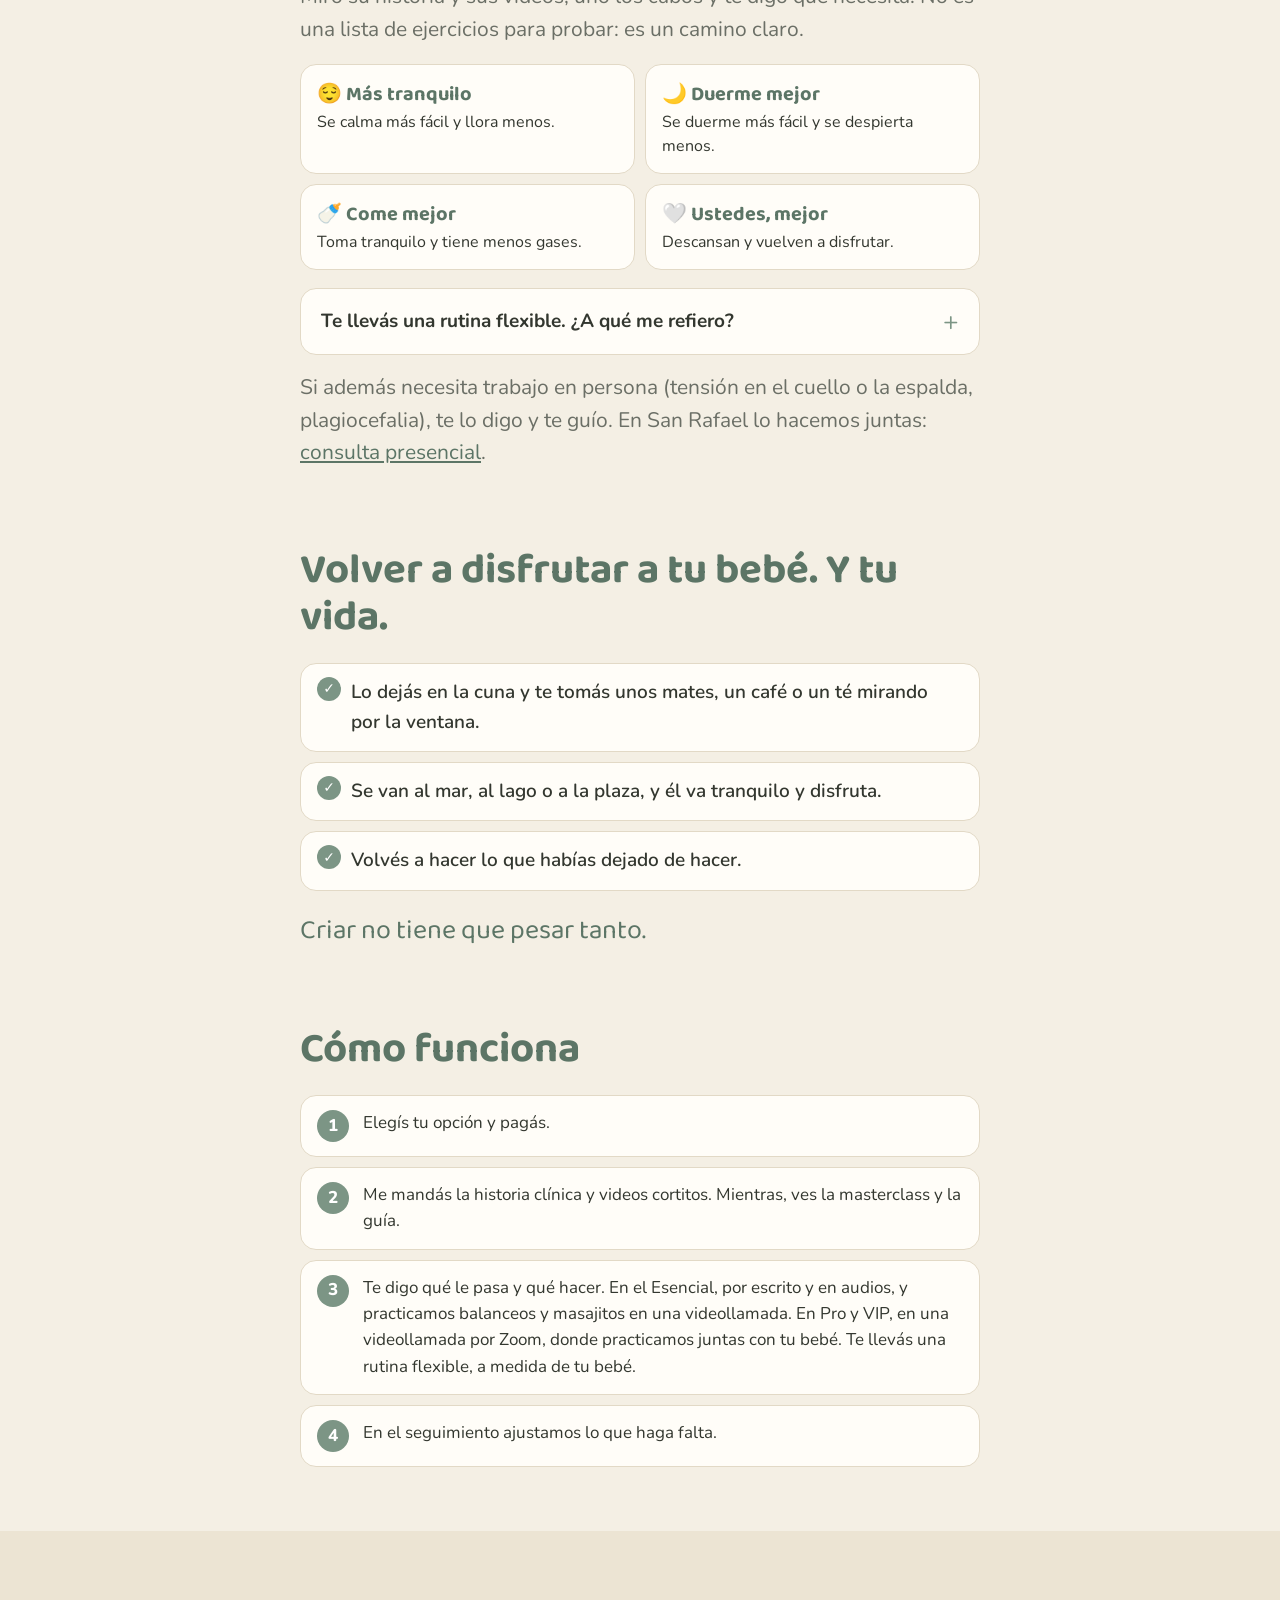
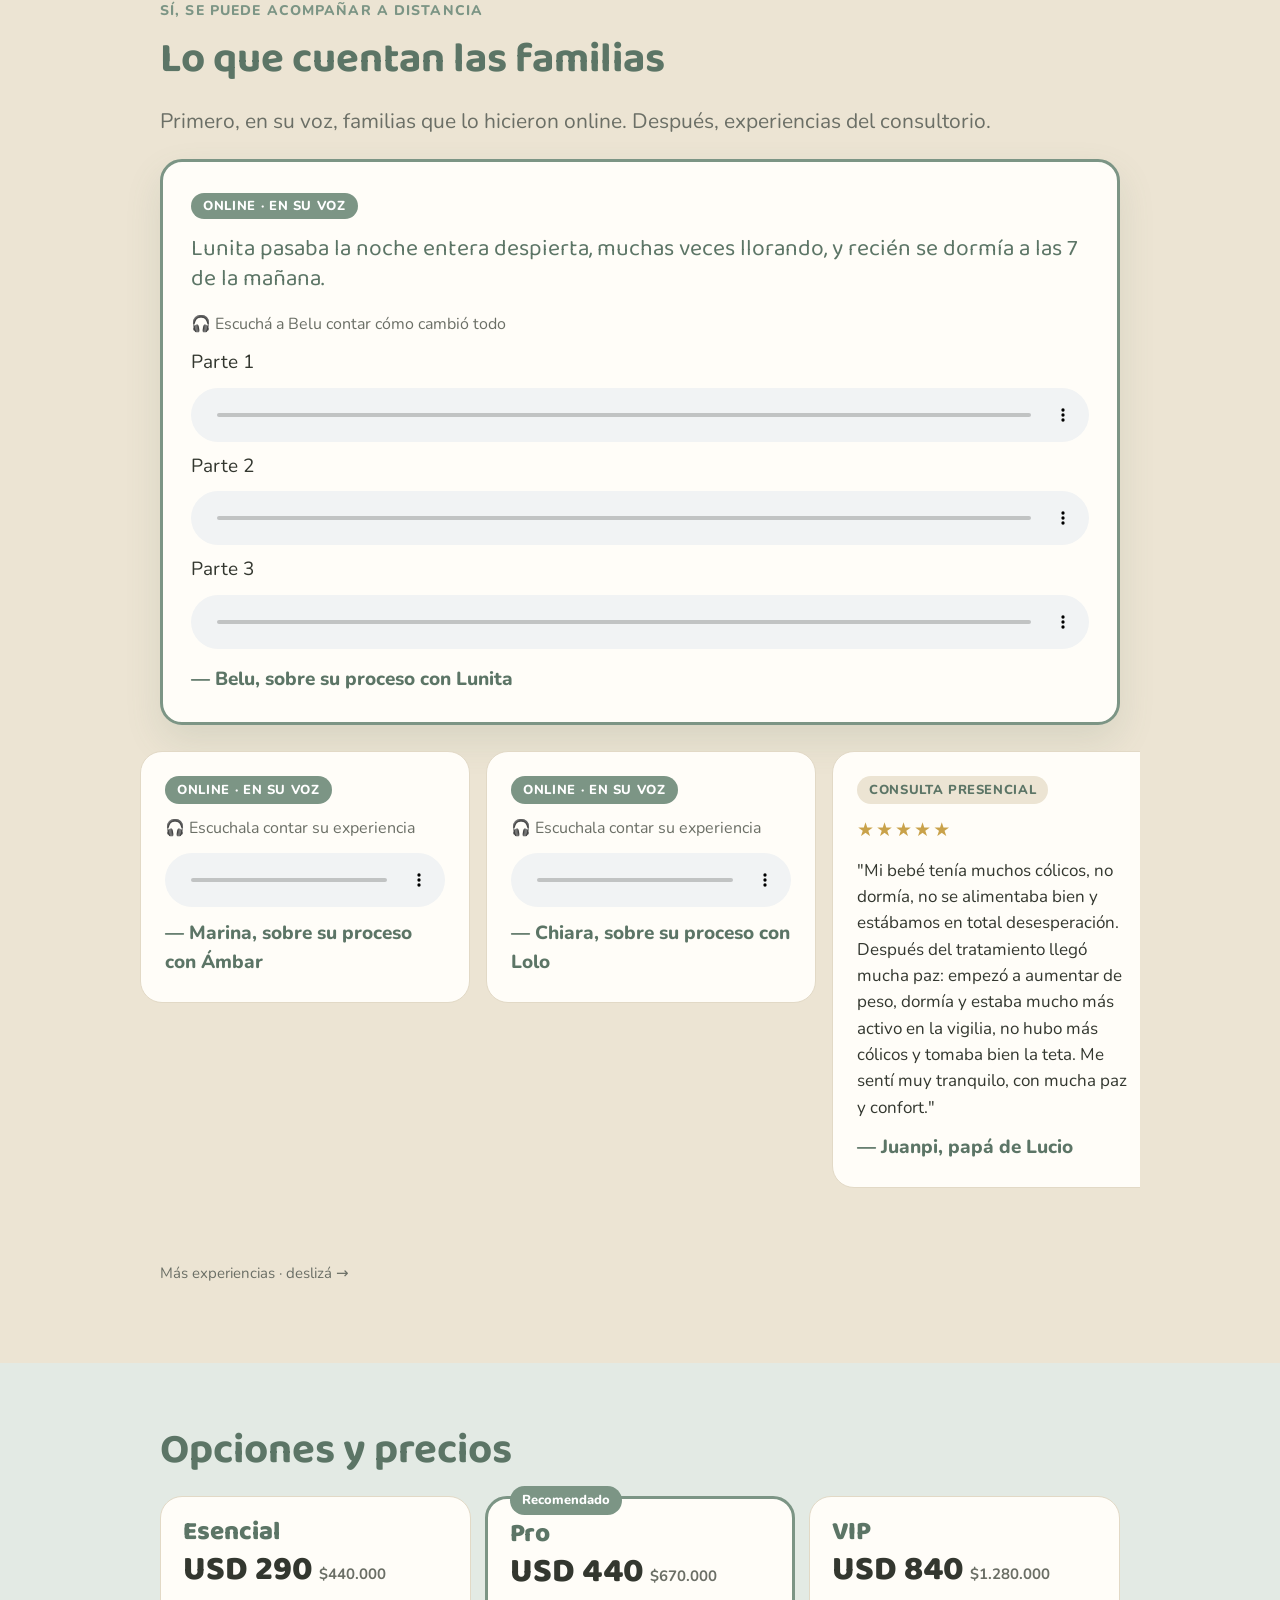
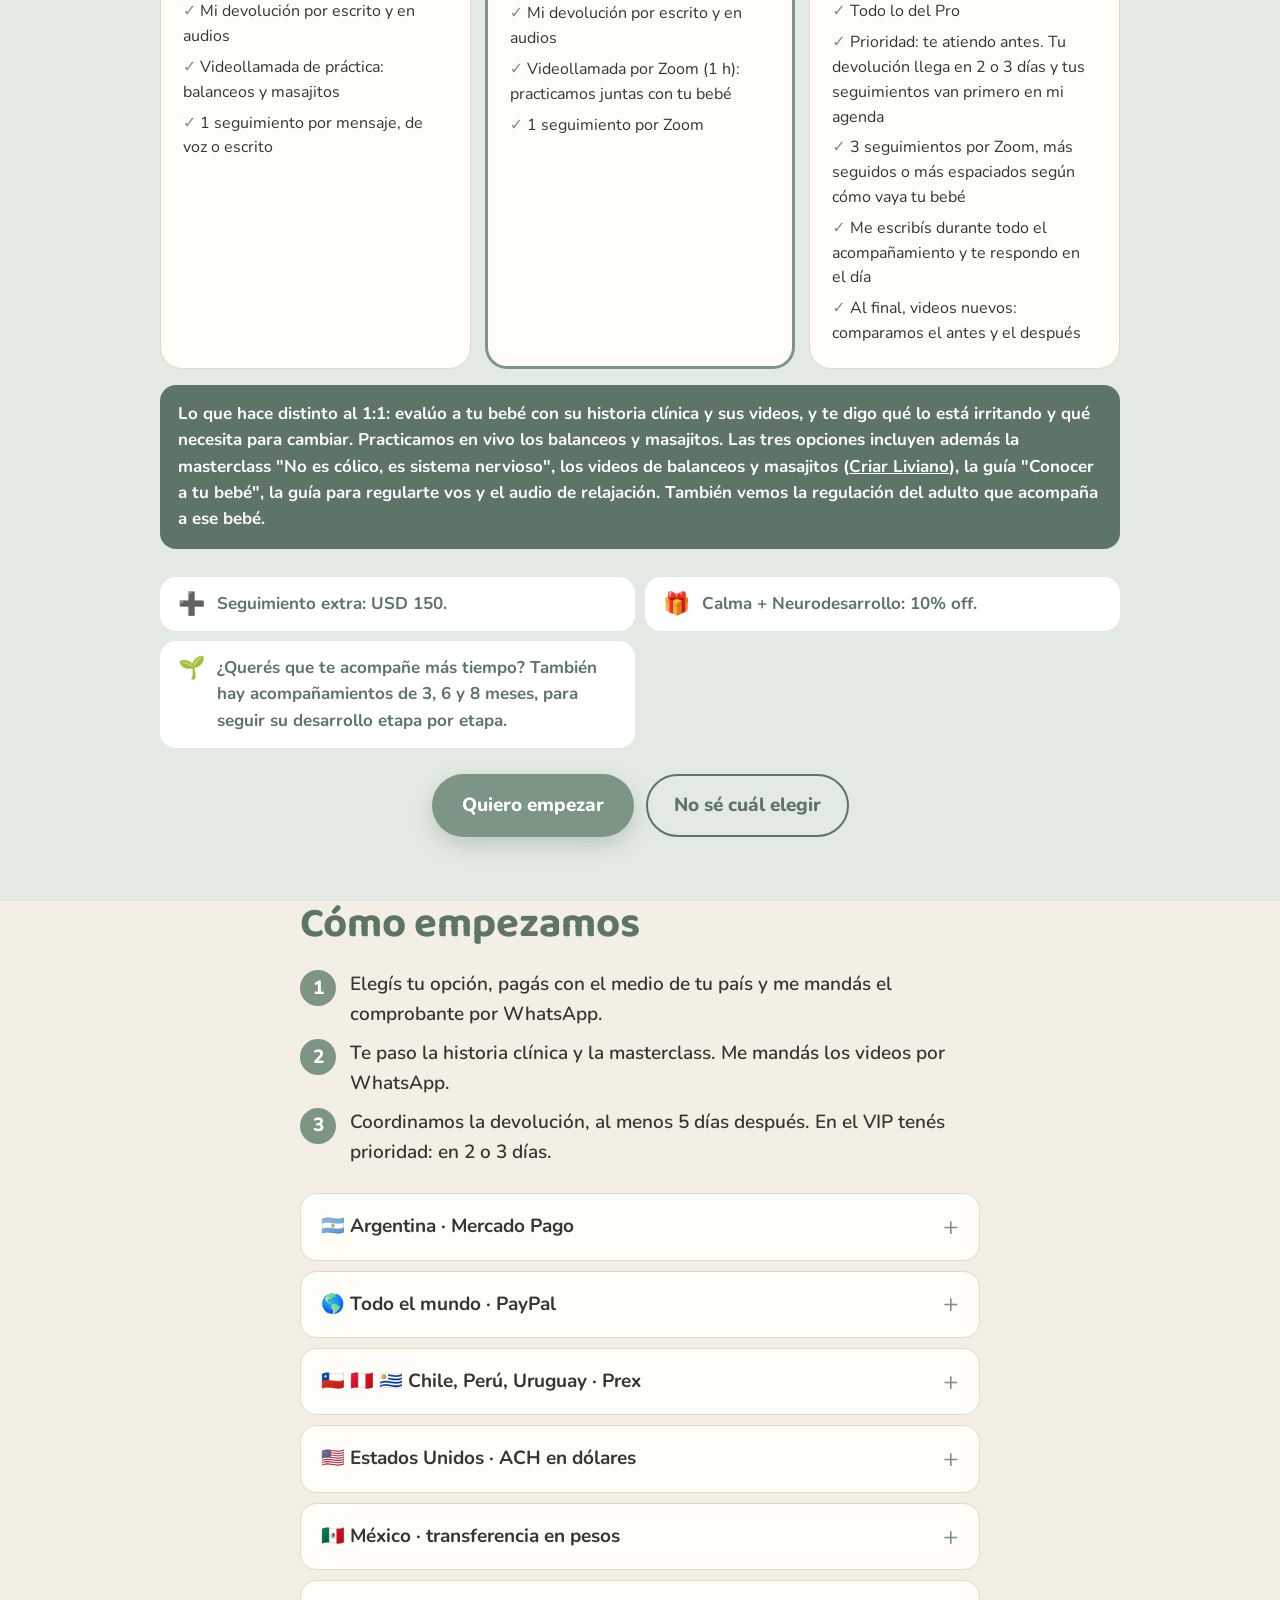
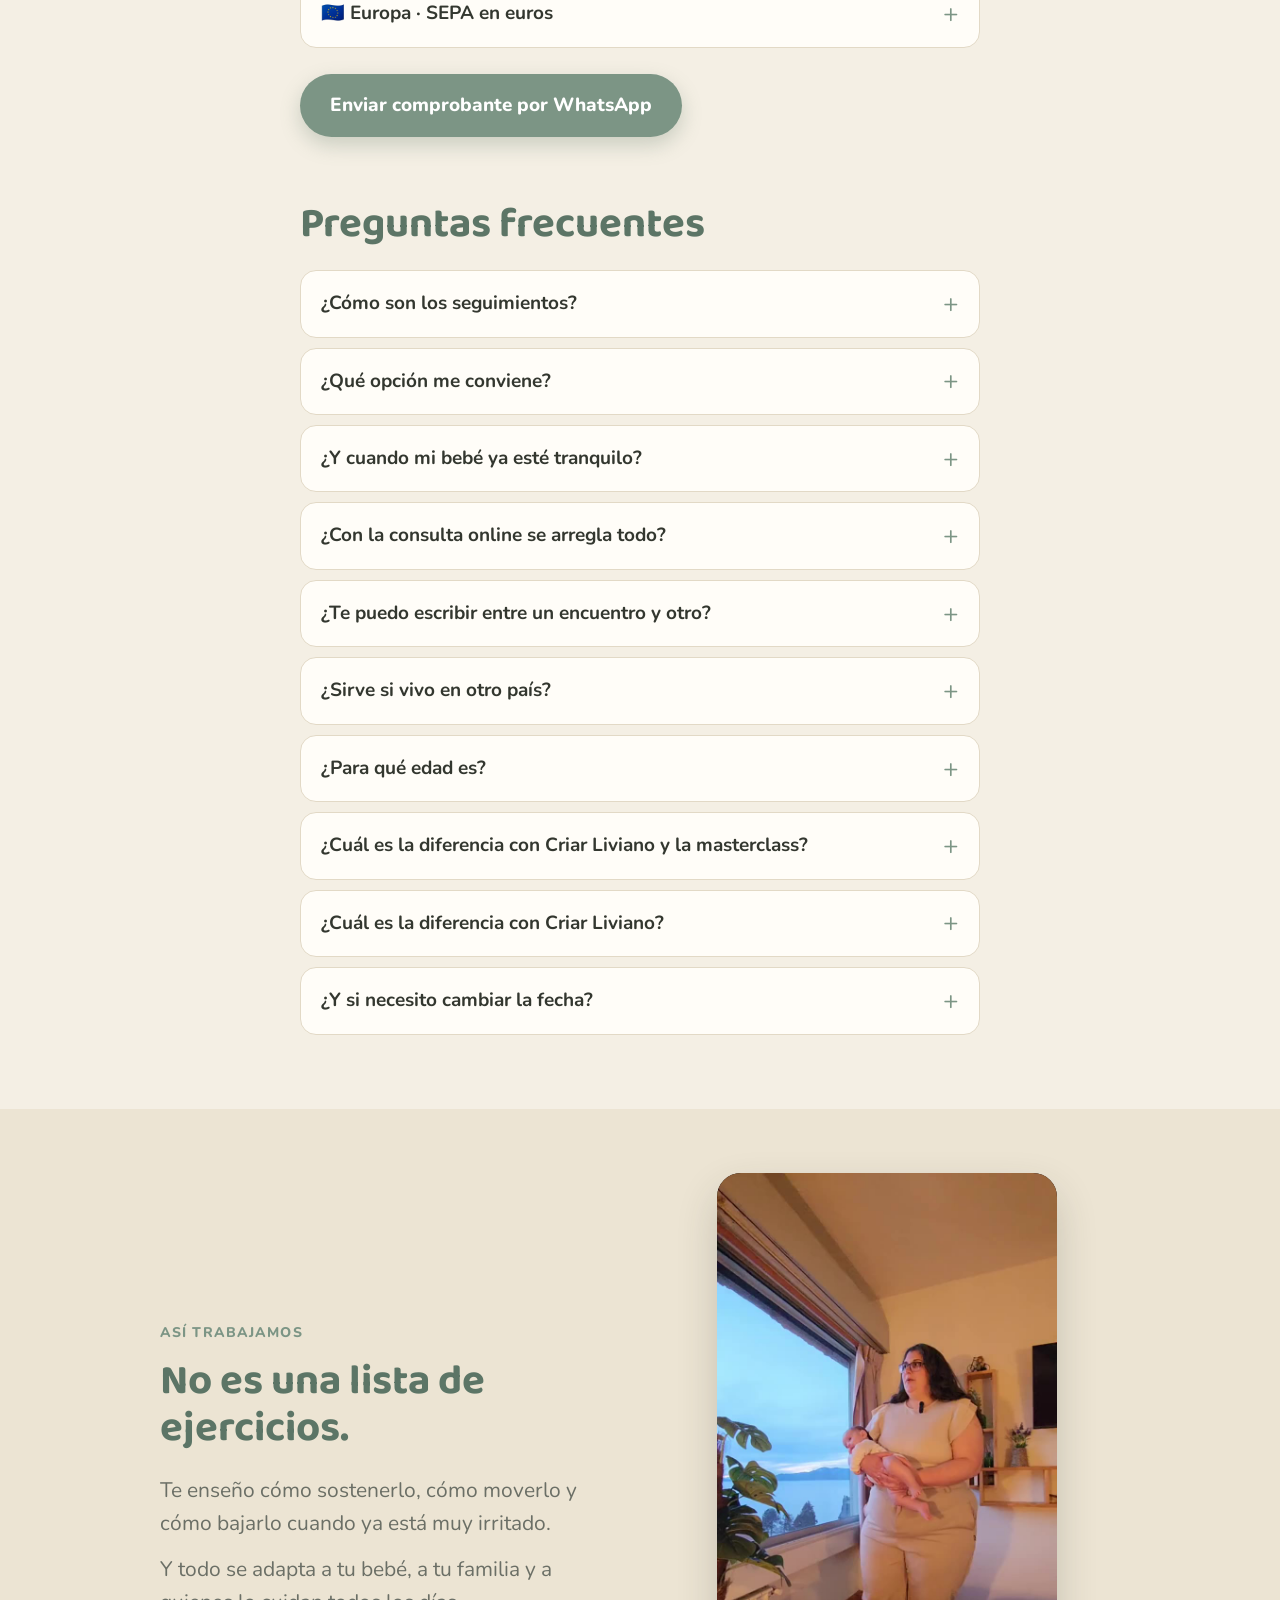
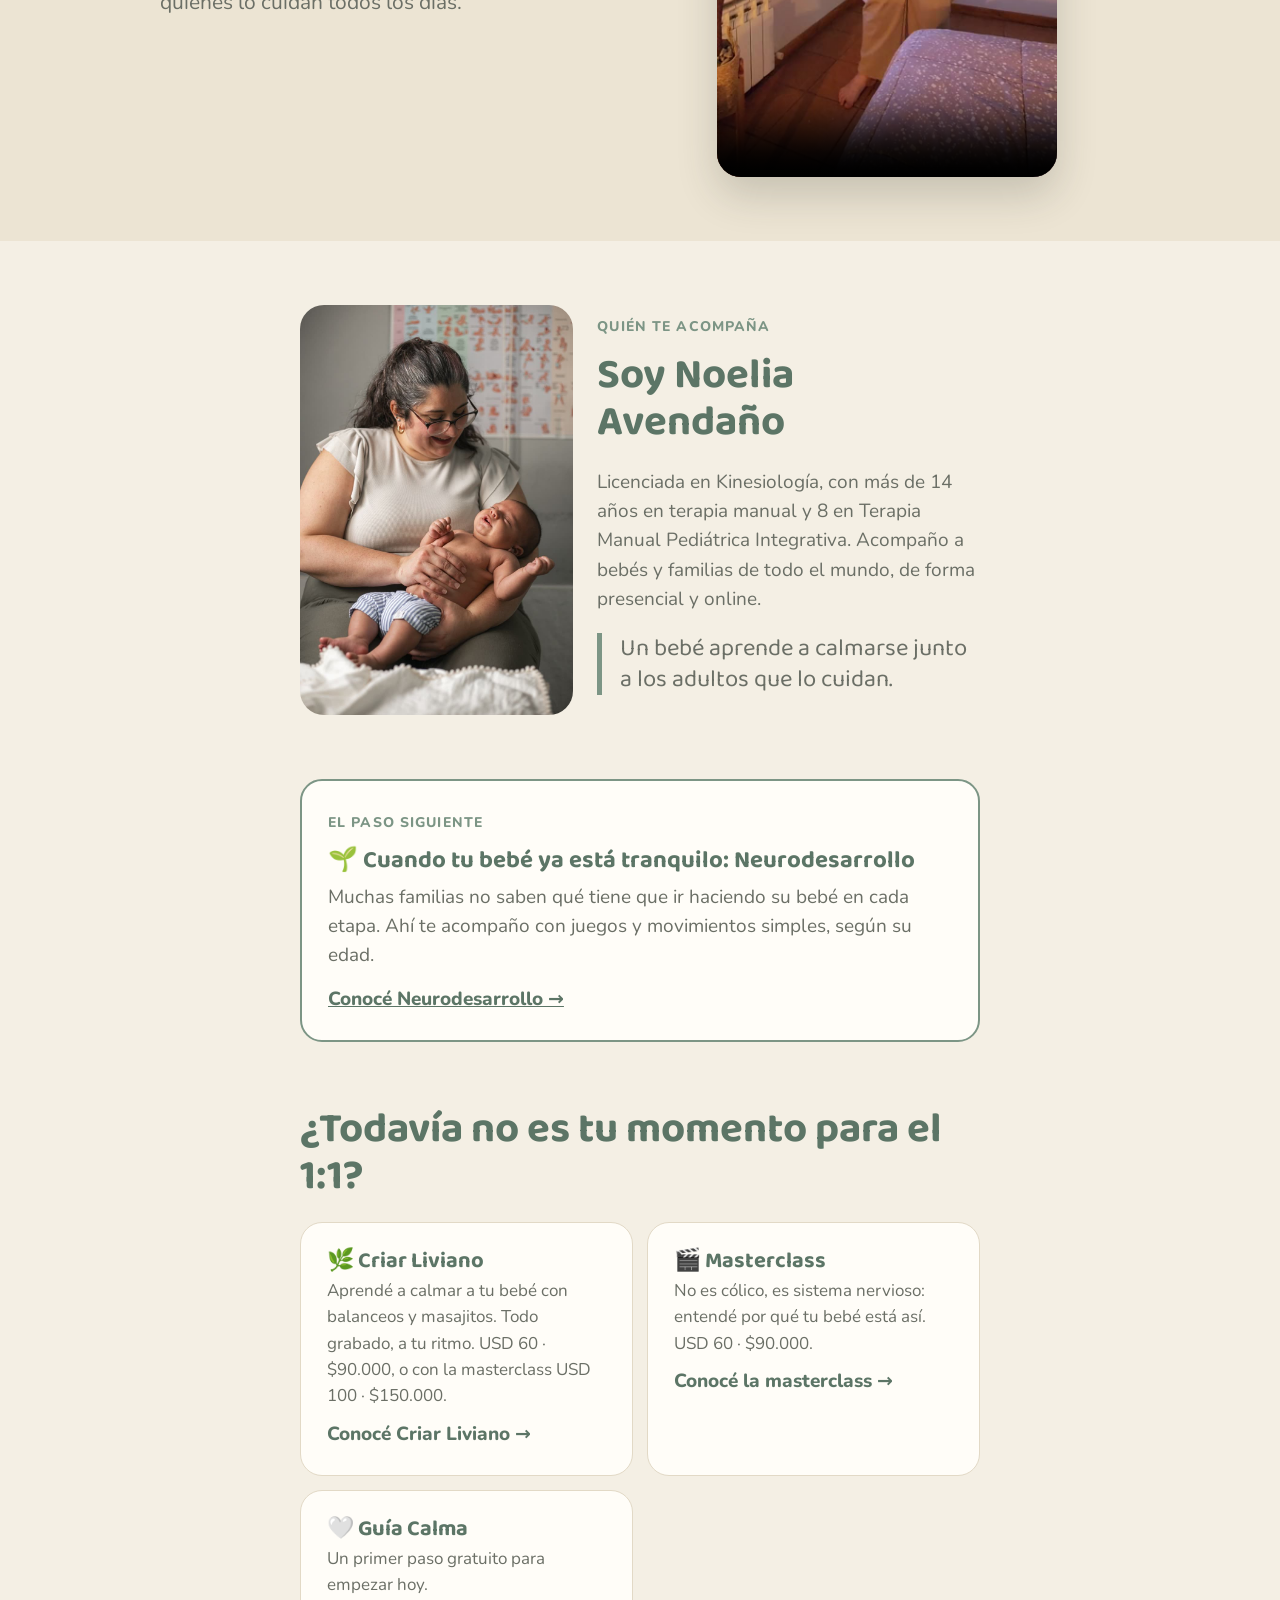
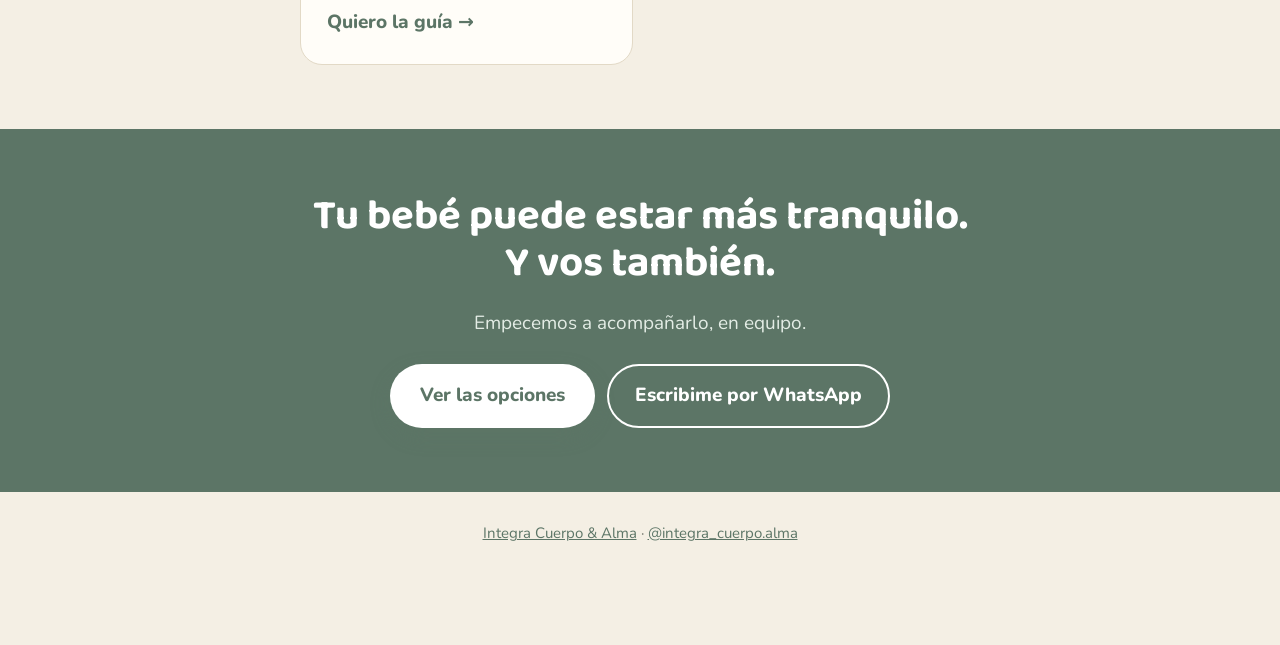
<file: integra-web/calma/index.html>
<!doctype html>
<html lang="es">
<head>
<meta charset="utf-8">
<meta name="viewport" content="width=device-width, initial-scale=1">
<title>Consulta 1:1 online | Integra Cuerpo &amp; Alma</title>
<meta name="description" content="Consulta 1:1 online con Noelia Avendaño: para que tu bebé logre calmarse y dormir. Bebés y niños de 0 a 3 años, en tres opciones desde USD 290.">
<link rel="preconnect" href="https://fonts.googleapis.com">
<link rel="preconnect" href="https://fonts.gstatic.com" crossorigin>
<link href="https://fonts.googleapis.com/css2?family=Baloo+2:wght@500;600;700;800&family=Nunito:wght@400;600;700;800&display=swap" rel="stylesheet">
<style>
  :root{
    --cream:#F4EFE4; --sand:#ECE4D3; --card:#fffdf8;
    --euca:#7C9585; --euca-deep:#5C7566; --euca-soft:#e3eae4;
    --ink:#33372f; --muted:#6b6f66; --line:#e2d9c6; --radius:22px;
  }
  *{box-sizing:border-box}
  html{scroll-behavior:smooth}
  body{margin:0;background:var(--cream);color:var(--ink);font-family:"Nunito",system-ui,sans-serif;font-size:19px;line-height:1.55;-webkit-font-smoothing:antialiased}
  h1,h2,h3{font-family:"Baloo 2","Nunito",sans-serif;font-weight:700;line-height:1.12;margin:0;color:var(--euca-deep)}
  h1{font-size:clamp(34px,8.6vw,56px);font-weight:800}
  h2{font-size:clamp(29px,7vw,42px);margin-bottom:22px}
  h3{font-size:24px;margin-bottom:4px}
  p{margin:0 0 14px}
  a{color:var(--euca-deep)}
  .wrap{max-width:720px;margin:0 auto;padding:0 20px}
  .wide{max-width:1000px}
  section{padding:64px 0}
  .eyebrow{display:inline-block;font-weight:800;font-size:14px;letter-spacing:.08em;text-transform:uppercase;color:var(--euca);margin-bottom:14px}
  .lead{font-size:21px;color:var(--muted)}
  .btn{display:inline-block;background:var(--euca);color:#fff;text-decoration:none;font-weight:800;font-size:19px;padding:17px 30px;border-radius:999px;box-shadow:0 8px 20px rgba(92,117,102,.28);transition:transform .15s,background .15s}
  .btn:hover{transform:translateY(-2px);background:var(--euca-deep)}
  .btn-ghost{background:transparent;color:var(--euca-deep);box-shadow:none;border:2px solid var(--euca-deep);padding:15px 26px}
  .btn-ghost:hover{background:var(--euca-deep);color:#fff}
  .btns{display:flex;flex-wrap:wrap;gap:12px;margin-top:26px}
  .card{background:var(--card);border-radius:var(--radius);padding:26px;border:1px solid var(--line)}

  /* Hero */
  .hero{padding:36px 0 56px;background:linear-gradient(180deg,var(--sand),var(--cream))}
  .brand{font-family:"Baloo 2",sans-serif;font-weight:700;color:var(--euca-deep);font-size:18px;margin-bottom:30px}
  .hero-grid{display:grid;gap:30px;align-items:center}
  .hero .lead{margin-top:16px}
  .hero-media{justify-self:center;width:min(300px,78vw)}
  .hero-media video{display:block;width:100%;height:auto;border-radius:28px;box-shadow:0 18px 40px rgba(51,55,47,.18);background:var(--sand)}
  .chips{display:flex;flex-wrap:wrap;gap:8px;margin-top:20px}
  .chip{background:#fff;border:1px solid var(--line);border-radius:999px;padding:6px 14px;font-size:15px;font-weight:700;color:var(--euca-deep)}

  /* Te pasa */
  .pains{list-style:none;padding:0;margin:0 0 26px;display:grid;gap:12px}
  .pains li{background:var(--card);border-radius:16px;padding:16px 20px;border-left:5px solid var(--euca);font-weight:600}
  .reframe{background:var(--euca-deep);color:#fff;border-radius:var(--radius);padding:28px}
  .reframe p{margin:0;font-size:21px}
  .reframe strong{color:#dfeee3}

  /* Video */
  .video-sec{background:var(--sand)}
  .video-grid{display:grid;gap:28px;align-items:center}
  .video-box{justify-self:center;width:min(340px,86vw)}
  .video-box video{display:block;width:100%;height:auto;border-radius:24px;background:#000;box-shadow:0 18px 40px rgba(51,55,47,.2)}

  /* Cómo es */
  .timeline{display:grid;gap:14px;position:relative}
  .tl{display:flex;gap:18px;align-items:flex-start}
  .tl-dot{flex:0 0 52px;height:52px;border-radius:50%;background:var(--euca-soft);display:flex;align-items:center;justify-content:center;font-size:24px}
  .tl .card{flex:1;padding:22px}
  .tl .when{font-weight:800;color:var(--euca);font-size:14px;text-transform:uppercase;letter-spacing:.06em}
  .tl p{margin:6px 0 0;color:var(--muted)}
  .tl.daily .card{background:var(--euca-soft);border-color:#cbd8cd}
  .tl.daily .when{color:var(--euca-deep)}

  /* Te llevás */
  .take{list-style:none;padding:0;margin:0;display:grid;gap:10px}
  .take li{display:flex;gap:12px;align-items:flex-start;font-weight:600}
  .take li::before{content:"✓";flex:0 0 30px;height:30px;border-radius:50%;background:var(--euca);color:#fff;display:flex;align-items:center;justify-content:center;font-weight:800;font-size:16px;margin-top:1px}

  /* Experiencias */
  .exp{background:var(--sand)}
  .exp-track{display:flex;align-items:flex-start;gap:16px;overflow-x:auto;scroll-snap-type:x mandatory;padding:4px 20px 18px;margin:0 -20px;-webkit-overflow-scrolling:touch}
  .exp-card{flex:0 0 min(330px,84vw);scroll-snap-align:start;background:var(--card);border-radius:var(--radius);padding:24px;border:1px solid var(--line);display:flex;flex-direction:column;gap:12px}
  .exp-card .stars{color:#c9a24a;letter-spacing:2px}
  .exp-card blockquote{margin:0;font-size:17px}
  .exp-card .who{font-weight:800;color:var(--euca-deep);margin-top:auto}
  .exp-card audio{width:100%}
  .exp-card img{width:100%;height:auto;border-radius:14px}
  .exp-tag{align-self:flex-start;font-size:13px;font-weight:800;letter-spacing:.05em;text-transform:uppercase;padding:4px 12px;border-radius:999px}
  .exp-tag.online{background:var(--euca);color:#fff}
  .exp-tag.pres{background:var(--sand);color:var(--euca-deep)}
  .exp-card .part{font-size:14px;color:var(--muted);margin-bottom:-6px}
  .exp-hint{font-size:15px;color:var(--muted);margin-top:4px}

  .feat{background:var(--card);border:3px solid var(--euca);border-radius:var(--radius);padding:28px;margin-bottom:22px;box-shadow:0 16px 36px rgba(92,117,102,.14)}
  .feat .before{font-family:"Baloo 2",sans-serif;font-size:23px;line-height:1.3;color:var(--euca-deep);margin:14px 0 18px}
  .feat .parts{display:grid;gap:10px}
  .feat audio{width:100%}
  .feat .who{font-weight:800;color:var(--euca-deep);margin-top:16px}
  .care{display:grid;gap:14px;margin-top:22px}
  .care .card h3{font-size:22px;margin-bottom:8px}
  .care .card p{margin:0;color:var(--muted)}
  .next{display:grid;gap:14px}
  .next a.card{display:block;text-decoration:none;color:var(--ink);transition:transform .15s}
  .next a.card:hover{transform:translateY(-2px)}
  .next h3{font-size:22px}
  .next p{margin:4px 0 10px;color:var(--muted);font-size:17px}
  .next .go{font-weight:800;color:var(--euca-deep)}
  .discount{margin:16px auto 0;max-width:430px;background:#fff;border-radius:16px;padding:12px 16px;font-weight:700;color:var(--euca-deep);font-size:17px}
  @media (min-width:700px){.care,.next{grid-template-columns:1fr 1fr}}

  /* Quién soy */
  .me p{color:var(--muted)}
  .quote{font-family:"Baloo 2",sans-serif;font-size:24px;color:var(--euca-deep);line-height:1.3;border-left:5px solid var(--euca);padding-left:18px;margin-top:18px}

  /* Más información */
  .more-sec{padding:10px 0 64px}
  details.more{background:var(--card);border:2px solid var(--euca);border-radius:22px;overflow:hidden}
  details.more>summary{padding:22px 24px;font-size:20px;font-weight:800;color:var(--euca-deep)}
  details.more>summary small{display:block;font-weight:600;font-size:16px;color:var(--muted);margin-top:4px}
  details.more>summary::after{content:"+";font-size:30px;color:var(--euca)}
  details.more[open]>summary{border-bottom:1px solid var(--line)}
  .more-body{padding:8px 24px 26px}
  .more-body h3{font-size:22px;margin:26px 0 10px}
  .more-body p,.more-body li{font-size:17px}
  .more-body ul,.more-body ol{padding-left:22px;margin:0 0 8px}
  .more-body li{margin-bottom:6px}
  .more-body .twocol{display:grid;gap:12px}
  .more-body .box{margin:10px 0;font-size:17px;background:var(--euca-soft);border-radius:16px;padding:16px 18px}
  .more-body .box strong{display:block;color:var(--euca-deep);margin-bottom:6px}
  @media (min-width:700px){.more-body .twocol{grid-template-columns:1fr 1fr}}
  /* Precio */
  .price-sec{background:var(--euca-soft)}
  .price-card{border:3px solid var(--euca);box-shadow:0 16px 36px rgba(92,117,102,.16);text-align:center;padding:32px 26px}
  .price{font-family:"Baloo 2",sans-serif;font-weight:800;font-size:58px;color:var(--euca-deep);line-height:1}
  .price-sub{color:var(--muted);margin-top:6px}
  .split{display:inline-block;background:#fff;border:1px dashed var(--euca);color:var(--euca-deep);font-weight:800;border-radius:999px;padding:8px 18px;margin:18px 0 6px;font-size:17px}
  .price-card .take{text-align:left;margin:24px auto 0;max-width:430px}

  /* Pago */
  .paysteps{counter-reset:s;list-style:none;padding:0;margin:0 0 26px;display:grid;gap:10px}
  .paysteps li{counter-increment:s;display:flex;gap:14px;align-items:flex-start;font-weight:600}
  .paysteps li::before{content:counter(s);flex:0 0 36px;height:36px;border-radius:50%;background:var(--euca);color:#fff;display:flex;align-items:center;justify-content:center;font-weight:800}
  details{background:var(--card);border:1px solid var(--line);border-radius:16px;margin-bottom:10px}
  summary{cursor:pointer;padding:18px 20px;font-weight:700;list-style:none;display:flex;justify-content:space-between;align-items:center;gap:12px}
  summary::-webkit-details-marker{display:none}
  summary::after{content:"+";font-size:26px;color:var(--euca);font-weight:400;line-height:1}
  details[open] summary::after{content:"–"}
  .det{padding:0 20px 18px;font-size:17px}
  .det dl{margin:0;display:grid;grid-template-columns:auto 1fr;gap:6px 14px}
  .det dt{color:var(--muted)}
  .det dd{margin:0;font-weight:700;word-break:break-all}

  /* Final */
  .final{text-align:center;background:var(--euca-deep);color:#fff}
  .final h2{color:#fff}
  .final p{color:#e3ece5}
  .final .btns{justify-content:center}
  .final .btn{background:#fff;color:var(--euca-deep)}
  .final .btn-ghost{background:transparent;color:#fff;border-color:#fff}
  footer{text-align:center;padding:30px 20px 100px;color:var(--muted);font-size:15px}

  .wa{position:fixed;right:18px;bottom:18px;width:60px;height:60px;border-radius:50%;background:#25D366;display:flex;align-items:center;justify-content:center;box-shadow:0 8px 22px rgba(0,0,0,.22);z-index:20}
  .wa svg{width:32px;height:32px;fill:#fff}

  @media (max-width:599px){
    .hero-media{width:min(230px,62vw)}
    .tl-dot{display:none}
  }
  @media (min-width:800px){
    .hero-grid{grid-template-columns:1.35fr 1fr}
    .video-grid{grid-template-columns:1fr 1fr}
  }

  /* ===== NUEVO: etapas, tablas de opciones ===== */
  .stages{display:grid;gap:14px}
  .stage{background:var(--card);border:1px solid var(--line);border-radius:var(--radius);padding:24px;display:flex;flex-direction:column;gap:6px}
  .stage .tag{align-self:flex-start;font-size:13px;font-weight:800;letter-spacing:.06em;text-transform:uppercase;padding:4px 12px;border-radius:999px;background:var(--euca-soft);color:var(--euca-deep)}
  .stage h3{margin:6px 0 2px}
  .stage p{margin:0;color:var(--muted);font-size:17px}
  .stage ul{margin:6px 0 0;padding-left:20px;font-size:17px;color:var(--ink)}
  .stage ul li{margin-bottom:4px}
  .free-note{margin-top:16px;background:var(--euca-soft);border-radius:16px;padding:14px 18px;font-weight:700;color:var(--euca-deep);font-size:17px}
  @media (min-width:700px){.stages{grid-template-columns:1fr 1fr}}

  .plans-sec{background:var(--euca-soft)}
  .plan-block{margin-bottom:40px}
  .plan-block:last-of-type{margin-bottom:0}
  .plan-head{display:flex;flex-direction:column;gap:2px;margin-bottom:14px}
  .plan-head h3{font-size:28px}
  .plan-head p{margin:0;color:var(--muted);font-size:17px}
  .table-wrap{overflow-x:auto;-webkit-overflow-scrolling:touch;border-radius:20px;box-shadow:0 14px 32px rgba(92,117,102,.14)}
  table.plan{width:100%;min-width:340px;border-collapse:separate;border-spacing:0;background:var(--card);font-size:15px;line-height:1.35;border:2px solid var(--euca);border-radius:20px;overflow:hidden}
  table.plan th,table.plan td{padding:12px 8px;text-align:center;vertical-align:middle;border-bottom:1px solid var(--line)}
  table.plan th:first-child,table.plan td:first-child{text-align:left;padding-left:14px;font-weight:700;color:var(--ink);width:34%}
  table.plan thead th{background:var(--euca);color:#fff;font-family:"Baloo 2",sans-serif;font-size:19px;font-weight:700;border-bottom:0}
  table.plan thead th small{display:block;font-family:"Nunito",sans-serif;font-size:12px;font-weight:700;opacity:.9;letter-spacing:.02em}
  table.plan .ok{display:inline-flex;width:26px;height:26px;border-radius:50%;background:var(--euca);color:#fff;align-items:center;justify-content:center;font-weight:800;font-size:14px}
  table.plan .live{font-weight:800;color:var(--euca-deep)}
  table.plan tr.price td{background:var(--sand);border-bottom:0;padding-block:16px}
  table.plan tr.price td:not(:first-child){font-family:"Baloo 2",sans-serif;font-weight:800;font-size:24px;color:var(--euca-deep);line-height:1.05}
  table.plan tr.price small{display:block;font-family:"Nunito",sans-serif;font-size:13px;font-weight:700;color:var(--muted);margin-top:4px}
  @media (min-width:600px){table.plan{font-size:17px}table.plan th,table.plan td{padding:14px 12px}table.plan tr.price td:not(:first-child){font-size:30px}}

  .perks{display:grid;gap:10px;margin-top:28px}
  .perk{background:#fff;border-radius:16px;padding:14px 18px;font-weight:700;color:var(--euca-deep);font-size:17px;display:flex;gap:12px;align-items:flex-start}
  .perk span{font-size:22px;line-height:1.2}
  .perk.big{background:var(--euca-deep);color:#fff;font-size:20px}
  @media (min-width:700px){.perks{grid-template-columns:1fr 1fr}.perk.big{grid-column:1/-1}}

  .follow{display:grid;gap:14px}
  .follow .card h3{font-size:22px;margin-bottom:6px}
  .follow .card p{margin:0;color:var(--muted);font-size:17px}
  @media (min-width:700px){.follow{grid-template-columns:1fr 1fr}}

  /* Preguntas para pensar */
  .reflect{padding:44px 0;text-align:center}
  .reflect p{font-family:"Baloo 2",sans-serif;font-weight:600;font-size:clamp(24px,5.6vw,32px);line-height:1.25;color:var(--euca-deep);margin:0 auto;max-width:560px;text-wrap:balance}
  .reflect small{display:block;margin-top:10px;font-family:"Nunito",sans-serif;font-size:17px;color:var(--muted);font-weight:600}
  .reflect::before{content:"";display:block;width:44px;height:4px;border-radius:4px;background:var(--euca);margin:0 auto 18px;opacity:.6}

  .offer img.ph{width:100%;max-width:100%;height:auto;border-radius:16px;display:block}
  .hero-media img{display:block;width:100%;height:auto;border-radius:28px;box-shadow:0 18px 40px rgba(51,55,47,.18)}
  .me-grid{display:grid;gap:24px;align-items:center}
  .me-grid img{width:100%;max-width:320px;height:auto;border-radius:24px;justify-self:center}
  @media (min-width:700px){.me-grid{grid-template-columns:1fr 1.4fr}}
  .resp audio{width:100%}

  .give{list-style:none;padding:0;margin:0;display:grid;gap:10px}
  .give li{background:var(--card);border:1px solid var(--line);border-radius:16px;padding:14px 18px 14px 50px;position:relative;font-weight:600}
  .give li::before{content:"✓";position:absolute;left:16px;top:13px;width:24px;height:24px;border-radius:50%;background:var(--euca);color:#fff;display:flex;align-items:center;justify-content:center;font-size:14px;font-weight:800}
  .ways{list-style:none;padding:0;margin:0 0 18px;display:grid;gap:12px}
  .ways li{background:var(--card);border-radius:16px;padding:16px 20px;border-left:5px solid var(--euca);font-size:17px}
  .key{font-family:"Baloo 2",sans-serif;font-size:clamp(22px,5vw,27px);line-height:1.3;color:var(--euca-deep);margin-top:22px}
  .tiers{display:grid;gap:14px;margin-bottom:26px}
  .tier{background:var(--card);border:1px solid var(--line);border-radius:var(--radius);padding:22px;display:flex;flex-direction:column;gap:6px}
  .tier.hl{border:3px solid var(--euca)}
  .tier .nm{font-family:"Baloo 2",sans-serif;font-weight:800;font-size:24px;color:var(--euca-deep)}
  .tier .pz{font-weight:800;color:var(--euca-deep)}
  .tier .who{font-weight:700;color:var(--ink);font-size:17px}
  .tier p{margin:0;color:var(--muted);font-size:16px}
  @media (min-width:800px){.tiers{grid-template-columns:repeat(3,1fr)}}

  .sum{display:flex;flex-wrap:wrap;gap:6px 14px;margin-top:18px;font-weight:700;color:var(--euca-deep);font-size:17px}
  .sum span::after{content:"·";margin-left:14px;color:var(--euca)}
  .sum span:last-child::after{content:""}
  .outs{display:grid;gap:10px;grid-template-columns:1fr 1fr;margin-top:18px}
  .outs div{background:var(--card);border:1px solid var(--line);border-radius:16px;padding:14px 16px;font-size:16px}
  .outs b{display:block;font-family:"Baloo 2",sans-serif;font-size:20px;color:var(--euca-deep)}
  .steps4{list-style:none;padding:0;margin:0;display:grid;gap:10px;counter-reset:s}
  .steps4 li{counter-increment:s;display:flex;gap:14px;align-items:flex-start;background:var(--card);border:1px solid var(--line);border-radius:16px;padding:14px 16px;font-size:17px}
  .steps4 li::before{content:counter(s);flex:0 0 32px;height:32px;border-radius:50%;background:var(--euca);color:#fff;display:flex;align-items:center;justify-content:center;font-weight:800}
  .plans{display:grid;gap:14px}
  .pl{background:var(--card);border:1px solid var(--line);border-radius:var(--radius);padding:22px;display:flex;flex-direction:column;gap:8px;position:relative}
  .pl.hl{border:3px solid var(--euca)}
  .pl .badge{position:absolute;top:-13px;left:22px;background:var(--euca);color:#fff;font-size:13px;font-weight:800;padding:4px 12px;border-radius:999px}
  .pl .nm{font-family:"Baloo 2",sans-serif;font-weight:800;font-size:26px;color:var(--euca-deep);line-height:1}
  .pl .pz{font-family:"Baloo 2",sans-serif;font-weight:800;font-size:34px;color:var(--ink);line-height:1}
  .pl .pz small{font-family:"Nunito",sans-serif;font-size:15px;color:var(--muted);font-weight:700;margin-left:6px}
  .pl ul{list-style:none;padding:0;margin:4px 0 0;display:grid;gap:6px;font-size:16px}
  .pl li::before{content:"✓ ";color:var(--euca);font-weight:800}
  .inc{margin-top:16px;background:var(--euca-deep);color:#fff;border-radius:16px;padding:16px 18px;font-weight:700;font-size:17px}
  @media (min-width:800px){.plans{grid-template-columns:repeat(3,1fr)}}
  @media (max-width:420px){.outs{grid-template-columns:1fr}}
  .stick{position:fixed;left:0;right:0;bottom:0;z-index:15;padding:10px max(16px,env(safe-area-inset-right,0px)) calc(10px + env(safe-area-inset-bottom,0px)) max(16px,env(safe-area-inset-left,0px));background:rgba(244,239,228,.96);border-top:1px solid var(--line);display:flex;gap:10px;align-items:center}
  .stick a.btn{flex:1;text-align:center;padding:14px 18px;font-size:17px}
  .stick span{font-weight:800;color:var(--euca-deep);font-size:15px}
  @media (min-width:800px){.stick{display:none}}
  @media (max-width:799px){.wa{bottom:84px}footer{padding-bottom:140px}}
</style>
</head>
<body>

<!-- 1. INICIO -->
<header class="hero">
  <div class="wrap wide">
    <div class="brand">Integra Cuerpo &amp; Alma</div>
    <div class="hero-grid">
      <div>
        <span class="eyebrow">Consulta online 1:1 · de 0 a 3 años</span>
        <h1>Entendé qué le pasa a tu bebé. Y qué necesita para estar mejor.</h1>
        <p class="lead">Evalúo a tu bebé y te digo qué lo está irritando y qué necesita para que esto cambie. Así puede bajar la irritabilidad y encontrar la calma que necesita para mejorar la calidad de su sueño.</p>
        <div class="chips"><span class="chip">💛 Desde USD 290</span><span class="chip">🌎 Desde cualquier país</span><span class="chip">🎬 Incluye masterclass y guía</span></div>
        <div class="btns">
          <a class="btn" href="#opciones">Ver opciones y precios</a>
          <a class="btn btn-ghost" href="https://wa.me/5492604419242?text=Hola%20Noe%2C%20quiero%20saber%20m%C3%A1s%20sobre%20la%20consulta%201%3A1%20online">Escribime</a>
        </div>
      </div>
      <div class="hero-media">
        <video src="assets/loop.mp4" poster="assets/loop-poster.jpg" autoplay muted loop playsinline></video>
      </div>
    </div>
  </div>
</header>

<!-- 2. ¿TE PASA ESTO? -->
<section>
  <div class="wrap">
    <h2>¿Te pasa esto?</h2>
    <ul class="pains">
      <li>Te cuesta muchísimo calmarlo.</li>
      <li>Le cuesta dormirse y se despierta enseguida.</li>
      <li>Está tenso, se arquea o tiene muchos gases.</li>
      <li>Sentís que está incómodo y que nada lo ayuda.</li>
      <li>Te dijeron que es normal, que ya se le va a pasar, que es una etapa…</li>
    </ul>
    <div class="reframe">
      <p><strong>No estás exagerando y no es tu culpa.</strong> Que sea común no significa que sea normal. Tu bebé puede estar mejor. Y vos también.</p>
    </div>
  </div>
</section>

<!-- 3. SÉ QUÉ HACER -->
<section style="padding-top:0">
  <div class="wrap">
    <h2>Sé qué hacer para que esto cambie.</h2>
    <p class="lead">Miro su historia y sus videos, uno los cabos y te digo qué necesita. No es una lista de ejercicios para probar: es un camino claro.</p>
    <div class="outs">
      <div><b>😌 Más tranquilo</b>Se calma más fácil y llora menos.</div>
      <div><b>🌙 Duerme mejor</b>Se duerme más fácil y se despierta menos.</div>
      <div><b>🍼 Come mejor</b>Toma tranquilo y tiene menos gases.</div>
      <div><b>🤍 Ustedes, mejor</b>Descansan y vuelven a disfrutar.</div>
    </div>
    <details style="margin-top:18px">
      <summary>Te llevás una rutina flexible. ¿A qué me refiero?</summary>
      <div class="det">
        <p style="margin-top:0">No te voy a decir exactamente qué hacer a cada hora. Eso te pone en control, y el control no es amigo de la relajación.</p>
        <p>El control te activa el sistema nervioso y te pone en alerta. Lo que queremos es que puedas bajar esa alerta, que bajes del estado de supervivencia.</p>
        <p>Te llevás los estímulos que tu bebé necesita para regularse (contacto, movimiento y resolver lo que lo esté molestando) y los vas aplicando a lo largo del día.</p>
        <p style="margin-bottom:0">Y te enseño a leerlo: sus gestos, su cuerpo, sus señales. Para que puedas decir "ya tiene sueño" antes de que esté irritable.</p>
      </div>
    </details>
    <p class="lead" style="margin-top:16px">Si además necesita trabajo en persona (tensión en el cuello o la espalda, plagiocefalia), te lo digo y te guío. En San Rafael lo hacemos juntas: <a href="../presencial/">consulta presencial</a>.</p>
  </div>
</section>

<!-- 3b. IMAGINATE -->
<section style="padding-top:0">
  <div class="wrap">
    <h2>Volver a disfrutar a tu bebé. Y tu vida.</h2>
    <ul class="give">
      <li>Lo dejás en la cuna y te tomás unos mates, un café o un té mirando por la ventana.</li>
      <li>Se van al mar, al lago o a la plaza, y él va tranquilo y disfruta.</li>
      <li>Volvés a hacer lo que habías dejado de hacer.</li>
    </ul>
    <p class="key">Criar no tiene que pesar tanto.</p>
  </div>
</section>

<!-- 4. CÓMO FUNCIONA -->
<section style="padding-top:0">
  <div class="wrap">
    <h2>Cómo funciona</h2>
    <ol class="steps4">
      <li>Elegís tu opción y pagás.</li>
      <li>Me mandás la historia clínica y videos cortitos. Mientras, ves la masterclass y la guía.</li>
      <li>Te digo qué le pasa y qué hacer. En el Esencial, por escrito y en audios, y practicamos balanceos y masajitos en una videollamada. En Pro y VIP, en una videollamada por Zoom, donde practicamos juntas con tu bebé. Te llevás una rutina flexible, a medida de tu bebé.</li>
      <li>En el seguimiento ajustamos lo que haga falta.</li>
    </ol>
  </div>
</section>

<!-- 8. EXPERIENCIAS -->
<section class="exp" id="experiencias">
  <div class="wrap wide">
    <span class="eyebrow">Sí, se puede acompañar a distancia</span>
    <h2>Lo que cuentan las familias</h2>
    <p class="lead" style="margin-bottom:22px">Primero, en su voz, familias que lo hicieron online. Después, experiencias del consultorio.</p>
    <div class="feat">
      <span class="exp-tag online">Online · en su voz</span>
      <p class="before">Lunita pasaba la noche entera despierta, muchas veces llorando, y recién se dormía a las 7 de la mañana.</p>
      <p style="margin:0 0 12px;color:var(--muted);font-size:16px">🎧 Escuchá a Belu contar cómo cambió todo</p>
      <div class="parts">
        <div class="part">Parte 1</div><audio controls preload="none" src="assets/audio/testimonio-belu-lunita-1.mp3"></audio>
        <div class="part">Parte 2</div><audio controls preload="none" src="assets/audio/testimonio-belu-lunita-2.mp3"></audio>
        <div class="part">Parte 3</div><audio controls preload="none" src="assets/audio/testimonio-belu-lunita-3.mp3"></audio>
      </div>
      <div class="who">— Belu, sobre su proceso con Lunita</div>
    </div>
    <div class="exp-track" id="exp-track">
      <div class="exp-card"><span class="exp-tag online">Online · en su voz</span><p style="margin:0;color:var(--muted);font-size:16px">🎧 Escuchala contar su experiencia</p><audio controls preload="none" src="assets/audio/testimonio-marina-ambar.mp3"></audio><div class="who">— Marina, sobre su proceso con Ámbar</div></div>
      <div class="exp-card"><span class="exp-tag online">Online · en su voz</span><p style="margin:0;color:var(--muted);font-size:16px">🎧 Escuchala contar su experiencia</p><audio controls preload="none" src="assets/audio/testimonio-chiara-lolo.mp3"></audio><div class="who">— Chiara, sobre su proceso con Lolo</div></div>
      <div class="exp-card"><span class="exp-tag pres">Consulta presencial</span><div class="stars">★★★★★</div><blockquote>"Mi bebé tenía muchos cólicos, no dormía, no se alimentaba bien y estábamos en total desesperación. Después del tratamiento llegó mucha paz: empezó a aumentar de peso, dormía y estaba mucho más activo en la vigilia, no hubo más cólicos y tomaba bien la teta. Me sentí muy tranquilo, con mucha paz y confort."</blockquote><div class="who">— Juanpi, papá de Lucio</div></div>
      <div class="exp-card"><span class="exp-tag pres">Consulta presencial</span><div class="stars">★★★★★</div><blockquote>"Mi bebé estaba muy irritable, no lo podía dejar dos minutos lejos de mí. Probamos de todo antes. Con Noelia fue distinto desde el primer momento: nos hizo muchas preguntas para comprender qué sucedía. Su forma de hablar, de explicar, de tocar, de mirar, de estar, lo calmó en un ratito, y a nosotros también. Nuestro bebé duerme mejor, llora mucho menos, no se irrita tanto. Todos dormimos."</blockquote><div class="who">— Sofía, mamá de Mateo</div></div>
      <div class="exp-card"><span class="exp-tag pres">Consulta presencial</span><div class="stars">★★★★★</div><blockquote>"Llegamos con nuestra bebé completamente desregulada: lloraba día y noche y ya no sabíamos qué más hacer. Noelia no solo trabajó con ella, también nos enseñó a entenderla. En una sola sesión ya vimos cambios enormes: se durmió en la consulta y se despertó recién a las 3 horas. Ahora sabemos cómo acompañarla. Se nota que no hace algo mecánico, está ahí de verdad."</blockquote><div class="who">— Cecilia, mamá de Malena</div></div>
    </div>
    <p class="exp-hint">Más experiencias · deslizá →</p>
  </div>
</section>


<!-- 6. OPCIONES -->
<section class="plans-sec" id="opciones">
  <div class="wrap wide">
    <h2>Opciones y precios</h2>
    <div class="plans">
      <div class="pl">
        <span class="nm">Esencial</span>
        <span class="pz">USD 290<small>$440.000</small></span>
        <ul><li>Mi devolución por escrito y en audios</li><li>Videollamada de práctica: balanceos y masajitos</li><li>1 seguimiento por mensaje, de voz o escrito</li></ul>
      </div>
      <div class="pl hl">
        <span class="badge">Recomendado</span>
        <span class="nm">Pro</span>
        <span class="pz">USD 440<small>$670.000</small></span>
        <ul><li>Mi devolución por escrito y en audios</li><li>Videollamada por Zoom (1 h): practicamos juntas con tu bebé</li><li>1 seguimiento por Zoom</li></ul>
      </div>
      <div class="pl">
        <span class="nm">VIP</span>
        <span class="pz">USD 840<small>$1.280.000</small></span>
        <ul><li>Todo lo del Pro</li><li>Prioridad: te atiendo antes. Tu devolución llega en 2 o 3 días y tus seguimientos van primero en mi agenda</li><li>3 seguimientos por Zoom, más seguidos o más espaciados según cómo vaya tu bebé</li><li>Me escribís durante todo el acompañamiento y te respondo en el día</li><li>Al final, videos nuevos: comparamos el antes y el después</li></ul>
      </div>
    </div>
    <div class="inc"><strong>Lo que hace distinto al 1:1:</strong> evalúo a tu bebé con su historia clínica y sus videos, y te digo qué lo está irritando y qué necesita para cambiar. Practicamos en vivo los balanceos y masajitos. Las tres opciones incluyen además la masterclass "No es cólico, es sistema nervioso", los videos de balanceos y masajitos (<a href="../criar-liviano/" style="color:#fff">Criar Liviano</a>), la guía "Conocer a tu bebé", la guía para regularte vos y el audio de relajación. También vemos la regulación del adulto que acompaña a ese bebé.</div>
    <div class="perks">
      <div class="perk"><span>➕</span>Seguimiento extra: USD 150.</div>
      <div class="perk"><span>🎁</span>Calma + Neurodesarrollo: 10% off.</div>
      <div class="perk"><span>🌱</span>¿Querés que te acompañe más tiempo? También hay acompañamientos de 3, 6 y 8 meses, para seguir su desarrollo etapa por etapa.</div>
    </div>
    <div class="btns" style="justify-content:center">
      <a class="btn" href="#pagar">Quiero empezar</a>
      <a class="btn btn-ghost" href="https://wa.me/5492604419242?text=Hola%20Noe%2C%20no%20s%C3%A9%20qu%C3%A9%20opci%C3%B3n%20elegir%20para%20mi%20beb%C3%A9">No sé cuál elegir</a>
    </div>
  </div>
</section>

<!-- 11. CÓMO PAGAR -->
<section id="pagar" style="padding-top:0">
  <div class="wrap">
    <h2>Cómo empezamos</h2>
    <ol class="paysteps">
      <li>Elegís tu opción, pagás con el medio de tu país y me mandás el comprobante por WhatsApp.</li>
      <li>Te paso la historia clínica y la masterclass. Me mandás los videos por WhatsApp.</li>
      <li>Coordinamos la devolución, al menos 5 días después. En el VIP tenés prioridad: en 2 o 3 días.</li>
    </ol>

    <details>
      <summary>🇦🇷 Argentina · Mercado Pago</summary>
      <div class="det"><dl><dt>Alias</dt><dd>noe.kine</dd><dt>Titular</dt><dd>Noelia Soledad Avendaño</dd></dl></div>
    </details>
    <details>
      <summary>🌎 Todo el mundo · PayPal</summary>
      <div class="det"><dl><dt>Link</dt><dd><a href="https://paypal.me/avendanonoe">paypal.me/avendanonoe</a></dd></dl></div>
    </details>
    <details>
      <summary>🇨🇱 🇵🇪 🇺🇾 Chile, Perú, Uruguay · Prex</summary>
      <div class="det"><dl><dt>Cuenta</dt><dd>37288305</dd><dt>País</dt><dd>Prex Argentina</dd><dt>Titular</dt><dd>Noelia Soledad Avendaño</dd></dl></div>
    </details>
    <details>
      <summary>🇺🇸 Estados Unidos · ACH en dólares</summary>
      <div class="det"><dl><dt>Banco</dt><dd>Lead Bank</dd><dt>ABA / ruta</dt><dd>101019644</dd><dt>Cuenta</dt><dd>211958554917</dd><dt>Tipo</dt><dd>Corriente (Checking)</dd><dt>Titular</dt><dd>Noelia Soledad Avendaño</dd></dl></div>
    </details>
    <details>
      <summary>🇲🇽 México · transferencia en pesos</summary>
      <div class="det"><dl><dt>Banco</dt><dd>Finco Pay</dd><dt>CLABE</dt><dd>734180020025240118</dd><dt>Titular</dt><dd>Noelia Soledad Avendaño</dd></dl></div>
    </details>
    <details>
      <summary>🇪🇺 Europa · SEPA en euros</summary>
      <div class="det"><dl><dt>IBAN</dt><dd>LU33 4080 0000 4977 5957</dd><dt>Titular</dt><dd>NOELIA SOLEDAD AVENDANO</dd></dl></div>
    </details>

    <div class="btns">
      <a class="btn" href="https://wa.me/5492604419242?text=Hola%20Noe%2C%20ya%20pagu%C3%A9%20la%20consulta%201%3A1%20online.%20Te%20mando%20el%20comprobante">Enviar comprobante por WhatsApp</a>
    </div>
  </div>
</section>

<!-- 12. PREGUNTAS -->
<section style="padding-top:0">
  <div class="wrap">
    <h2>Preguntas frecuentes</h2>
    <details><summary>¿Cómo son los seguimientos?</summary><div class="det">Pactamos día y horario. En el Esencial es un seguimiento por mensaje de WhatsApp, de voz o escrito. En Pro y VIP, una videollamada de 30 minutos por Zoom. El día antes me mandás tus dudas, así aprovechamos todo el tiempo.</div></details>
    <details><summary>¿Qué opción me conviene?</summary><div class="det">Si querés mi evaluación y practicar conmigo los balanceos y masajitos, Esencial. Si además querés que te cuente todo y armemos juntas su rutina flexible en vivo, Pro. Si querés que te acompañe más de cerca, con mensajes entre un Zoom y otro, y ver el antes y el después, VIP. Si no sabés, escribime y lo vemos.</div></details>
    <details><summary>¿Y cuando mi bebé ya esté tranquilo?</summary><div class="det">Ahí podés seguir con Neurodesarrollo: juegos y movimientos simples para acompañar su desarrollo según su edad. Si sumás las dos, tenés 10% off.</div></details>
    <details><summary>¿Con la consulta online se arregla todo?</summary><div class="det">Depende de tu bebé. Si lo que tiene es que quedó en alerta, sí: aprendés a calmarlo y en general alcanza. Si además tiene tensión en el cuello, la espalda o la cintura, o plagiocefalia, eso se trabaja con las manos, en persona. En la consulta lo descubrimos y te guío para encontrar a alguien formado en bebés. Si estás en San Rafael, lo hacemos conmigo.</div></details>
    <details><summary>¿Te puedo escribir entre un encuentro y otro?</summary><div class="det">Podés contarme cómo se sienten y cómo van: me gusta ir viéndolo. Las dudas las resolvemos en los seguimientos, cara a cara, porque así te quedan mucho más claras. En el VIP sí me podés escribir tus dudas durante todo el acompañamiento, y te respondo en el día (de lunes a viernes). Si surge algo urgente o una duda muy importante, lo vemos antes, o adelantamos el seguimiento.</div></details>
    <details><summary>¿Sirve si vivo en otro país?</summary><div class="det">Sí. Todo es online y acompaño a familias de todo el mundo. Coordinamos el horario según tu zona.</div></details>
    <details><summary>¿Para qué edad es?</summary><div class="det">De 0 a 3 años. Aunque tu hijo ya no sea tan bebé, podemos ver qué está pasando. La historia clínica y lo que necesita su día se arman según la edad de tu bebé.</div></details>
    <details><summary>¿Cuál es la diferencia con Criar Liviano y la masterclass?</summary><div class="det">En la masterclass y en Criar Liviano te enseño a calmar a tu bebé y a regularte vos, sin evaluarlo. En el 1:1 tenés todo eso y además miro a tu bebé: descubrimos qué le pasa (si son gases, si le duele la espalda, si necesita más contacto) y te digo qué necesita para estar mejor. También vemos la regulación del adulto que acompaña a ese bebé.</div></details>
    <details><summary>¿Cuál es la diferencia con Criar Liviano?</summary><div class="det">Acá todo es para tu bebé en particular: evalúo su historia y sus videos, y te digo qué necesita. Criar Liviano es un espacio grupal, con dos encuentros por mes y contenidos para todas las familias.</div></details>
    <details><summary>¿Y si necesito cambiar la fecha?</summary><div class="det">Avisame con al menos un día de anticipación y buscamos otro día. Los avisos de último momento no garantizan una nueva fecha, y no hay devoluciones.</div></details>
  </div>
</section>

<!-- 4. VIDEO -->
<section class="video-sec">
  <div class="wrap wide">
    <div class="video-grid">
      <div>
        <span class="eyebrow">Así trabajamos</span>
        <h2>No es una lista de ejercicios.</h2>
        <p class="lead">Te enseño cómo sostenerlo, cómo moverlo y cómo bajarlo cuando ya está muy irritado.</p>
        <p class="lead">Y todo se adapta a tu bebé, a tu familia y a quienes lo cuidan todos los días.</p>
      </div>
      <div class="video-box">
        <video src="assets/asi-trabajamos.mp4" poster="assets/poster.jpg" controls playsinline preload="metadata"></video>
      </div>
    </div>
  </div>
</section>

<!-- 9. QUIÉN SOY -->
<section>
  <div class="wrap">
    <div class="me me-grid"><img src="assets/fotos/foto1.jpg" alt="Noelia sonriendo con un bebé en brazos" loading="lazy"><div>
      <span class="eyebrow">Quién te acompaña</span>
      <h2>Soy Noelia Avendaño</h2>
      <p>Licenciada en Kinesiología, con más de 14 años en terapia manual y 8 en Terapia Manual Pediátrica Integrativa. Acompaño a bebés y familias de todo el mundo, de forma presencial y online.</p>
      <p class="quote">Un bebé aprende a calmarse junto a los adultos que lo cuidan.</p>
    </div></div>
  </div>
</section>

<!-- 12b. DESPUÉS -->
<section style="padding-top:0">
  <div class="wrap">
    <div class="card" style="border:2px solid var(--euca)">
      <span class="eyebrow">El paso siguiente</span>
      <h3>🌱 Cuando tu bebé ya está tranquilo: Neurodesarrollo</h3>
      <p style="color:var(--muted);margin-top:8px">Muchas familias no saben qué tiene que ir haciendo su bebé en cada etapa. Ahí te acompaño con juegos y movimientos simples, según su edad.</p>
      <a class="go" href="../neurodesarrollo/" style="font-weight:800">Conocé Neurodesarrollo →</a>
    </div>
  </div>
</section>

<!-- 13. OTRAS FORMAS -->
<section style="padding-top:0">
  <div class="wrap">
    <h2>¿Todavía no es tu momento para el 1:1?</h2>
    <div class="next">
      <a class="card" href="../criar-liviano/"><h3>🌿 Criar Liviano</h3><p>Aprendé a calmar a tu bebé con balanceos y masajitos. Todo grabado, a tu ritmo. USD 60 · $90.000, o con la masterclass USD 100 · $150.000.</p><span class="go">Conocé Criar Liviano →</span></a>
      <a class="card" href="../masterclass/"><h3>🎬 Masterclass</h3><p>No es cólico, es sistema nervioso: entendé por qué tu bebé está así. USD 60 · $90.000.</p><span class="go">Conocé la masterclass →</span></a>
      <a class="card" href="../guia-calma/"><h3>🤍 Guía Calma</h3><p>Un primer paso gratuito para empezar hoy.</p><span class="go">Quiero la guía →</span></a>
    </div>
  </div>
</section>

<!-- 14. CIERRE -->
<section class="final">
  <div class="wrap">
    <h2>Tu bebé puede estar más tranquilo.<br>Y vos también.</h2>
    <p>Empecemos a acompañarlo, en equipo.</p>
    <div class="btns">
      <a class="btn" href="#opciones">Ver las opciones</a>
      <a class="btn btn-ghost" href="https://wa.me/5492604419242?text=Hola%20Noe%2C%20quiero%20saber%20m%C3%A1s%20sobre%20la%20consulta%201%3A1%20online">Escribime por WhatsApp</a>
    </div>
  </div>
</section>

<footer>
  <a href="../">Integra Cuerpo &amp; Alma</a> · <a href="https://instagram.com/integra_cuerpo.alma">@integra_cuerpo.alma</a>
</footer>

<div class="stick"><a class="btn" href="#opciones">Ver opciones · desde USD 290</a></div>

<a class="wa" href="https://wa.me/5492604419242?text=Hola%20Noe%2C%20quiero%20saber%20m%C3%A1s%20sobre%20la%20consulta%201%3A1%20online" aria-label="Escribime por WhatsApp">
  <svg viewBox="0 0 32 32"><path d="M16 3C8.8 3 3 8.7 3 15.8c0 2.3.6 4.5 1.8 6.5L3 29l6.9-1.8c1.9 1 4 1.6 6.1 1.6 7.2 0 13-5.7 13-12.8S23.2 3 16 3zm0 23.5c-1.9 0-3.8-.5-5.4-1.5l-.4-.2-4.1 1.1 1.1-4-.3-.4c-1.1-1.7-1.6-3.6-1.6-5.6C5.3 9.9 10.1 5.2 16 5.2s10.7 4.7 10.7 10.6S21.9 26.5 16 26.5zm5.9-7.9c-.3-.2-1.9-.9-2.2-1-.3-.1-.5-.2-.7.2-.2.3-.8 1-1 1.2-.2.2-.4.2-.7.1-.3-.2-1.4-.5-2.6-1.6-1-.9-1.6-1.9-1.8-2.2-.2-.3 0-.5.1-.7l.5-.6c.2-.2.2-.4.3-.6.1-.2 0-.4 0-.6l-1-2.4c-.3-.6-.5-.5-.7-.5h-.6c-.2 0-.6.1-.9.4-.3.3-1.2 1.1-1.2 2.7s1.2 3.2 1.4 3.4c.2.2 2.4 3.6 5.8 5 .8.3 1.4.5 1.9.7.8.3 1.5.2 2.1.1.6-.1 1.9-.8 2.2-1.5.3-.7.3-1.4.2-1.5-.1-.2-.3-.3-.6-.4z"/></svg>
</a>
</body>
</html>
</file>
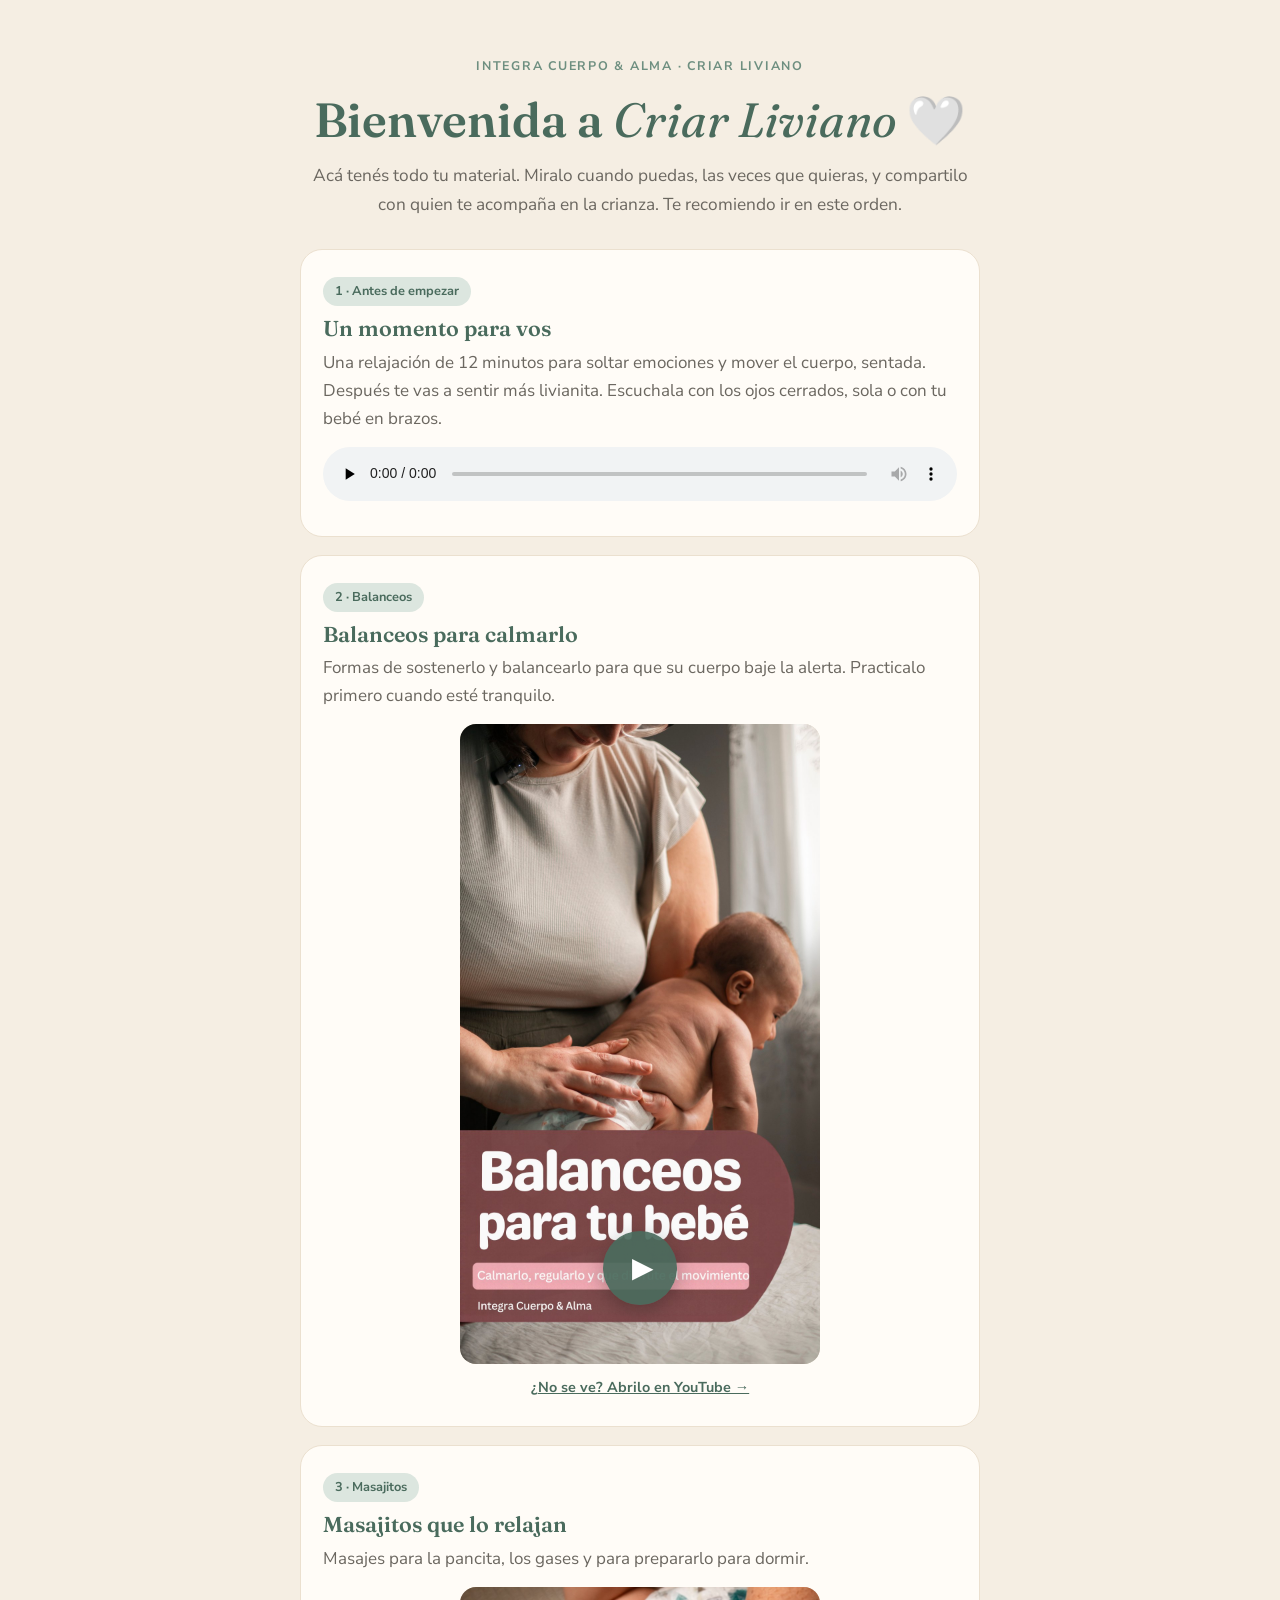
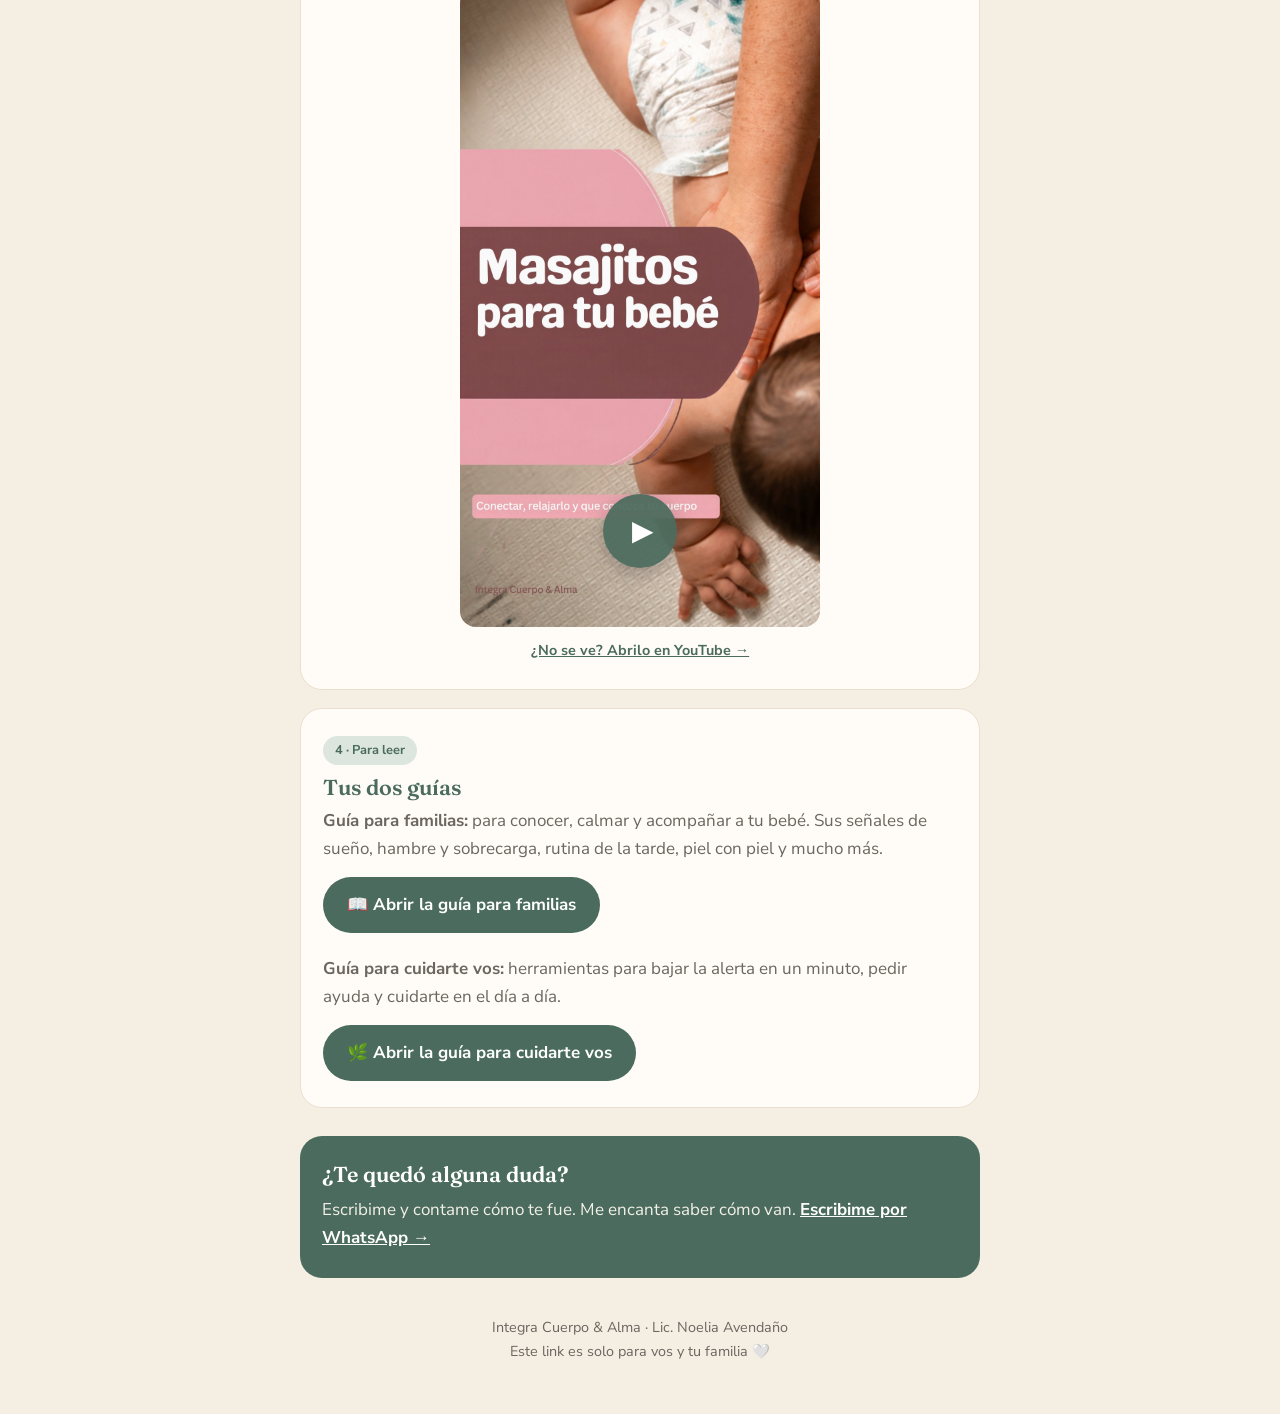
<file: integra-web/criar-liviano-familias-k7q2/index.html>
<!DOCTYPE html>
<html lang="es">
<head>
<meta charset="UTF-8">
<meta name="robots" content="noindex, nofollow">
<meta name="viewport" content="width=device-width, initial-scale=1.0">
<title>Criar Liviano · Tu material | Integra Cuerpo & Alma</title>
<link rel="preconnect" href="https://fonts.googleapis.com">
<link rel="preconnect" href="https://fonts.gstatic.com" crossorigin>
<link href="https://fonts.googleapis.com/css2?family=Fraunces:ital,opsz,wght@0,9..144,400;0,9..144,600;1,9..144,400&family=Nunito+Sans:wght@400;600;700&display=swap" rel="stylesheet">
<style>
:root{--beige:#F5EEE3;--beige-2:#EBE0CF;--arena:#D9C8AE;--euca:#6E8F80;--euca-osc:#4A6B5D;--euca-claro:#DCE6DF;--tinta:#3B3A36;--suave:#6B6760;--blanco:#FFFCF7;--radio:22px}
*{box-sizing:border-box;margin:0;padding:0}
body{font-family:'Nunito Sans',sans-serif;background:var(--beige);color:var(--tinta);line-height:1.65;font-size:17px}
h1,h2,h3{font-family:'Fraunces',serif;font-weight:600;line-height:1.2;color:var(--euca-osc)}
h1{font-size:clamp(2rem,7vw,3rem)}
h2{font-size:1.35rem;margin-bottom:.3em}
em{font-family:'Fraunces',serif;font-style:italic;font-weight:400}
.wrap{max-width:720px;margin:0 auto;padding:0 20px}
header{padding:56px 0 30px;text-align:center}
.marca{font-size:.78rem;letter-spacing:.14em;text-transform:uppercase;font-weight:700;color:var(--euca);margin-bottom:14px}
.lead{color:var(--suave);font-size:1.08rem;margin-top:14px}
.paso{background:var(--blanco);border-radius:var(--radio);padding:26px 22px;margin-bottom:18px;border:1px solid var(--beige-2)}
.num{display:inline-block;background:var(--euca-claro);color:var(--euca-osc);font-weight:700;font-size:.8rem;border-radius:999px;padding:4px 12px;margin-bottom:10px}
.paso p{color:var(--suave);margin-bottom:14px}
.video{position:relative;width:100%;max-width:360px;margin:0 auto;aspect-ratio:9/16;border-radius:16px;overflow:hidden;background:var(--beige-2)}
.video iframe{position:absolute;inset:0;width:100%;height:100%;border:0}
audio{width:100%}
.pronto{background:var(--beige);border:1.5px dashed var(--arena);border-radius:16px;padding:18px;text-align:center;color:var(--suave);font-size:.95rem}
.btn{display:inline-flex;align-items:center;justify-content:center;gap:8px;background:var(--euca-osc);color:#fff;text-decoration:none;font-weight:700;padding:14px 24px;border-radius:999px}
.nota{background:var(--euca-osc);color:#F3F0E8;border-radius:var(--radio);padding:26px 22px;margin:28px 0 18px}
.nota h2{color:#fff}
.nota a{color:#fff;font-weight:700}
.poster{cursor:pointer}
.poster img{position:absolute;inset:0;width:100%;height:100%;object-fit:cover}
.poster .play{position:absolute;left:50%;top:85%;transform:translate(-50%,-50%);width:74px;height:74px;border-radius:50%;background:rgba(74,107,93,.92);color:#fff;font-size:28px;display:flex;align-items:center;justify-content:center;padding-left:6px;box-shadow:0 6px 20px rgba(0,0,0,.25)}
footer{text-align:center;padding:20px 20px 50px;color:var(--suave);font-size:.9rem}
</style>
</head>
<body>
<header>
  <div class="wrap">
    <div class="marca">Integra Cuerpo &amp; Alma · Criar Liviano</div>
    <h1>Bienvenida a <em>Criar Liviano</em> 🤍</h1>
    <p class="lead">Acá tenés todo tu material. Miralo cuando puedas, las veces que quieras, y compartilo con quien te acompaña en la crianza. Te recomiendo ir en este orden.</p>
  </div>
</header>
<main class="wrap">

  <section class="paso">
    <span class="num">1 · Antes de empezar</span>
    <h2>Un momento para vos</h2>
    <p>Una relajación de 12 minutos para soltar emociones y mover el cuerpo, sentada. Después te vas a sentir más livianita. Escuchala con los ojos cerrados, sola o con tu bebé en brazos.</p>
    <audio controls preload="none" src="../assets/audio/criar-liviano-relajacion.mp3"></audio>
  </section>

  <section class="paso">
    <span class="num">2 · Balanceos</span>
    <h2>Balanceos para calmarlo</h2>
    <p>Formas de sostenerlo y balancearlo para que su cuerpo baje la alerta. Practicalo primero cuando esté tranquilo.</p>
    <div class="video poster" data-yt="9w8DowW54SU" role="button" aria-label="Ver video de balanceos"><img src="portada-balanceos.jpg" alt="Balanceos para tu bebé"><span class="play">▶</span></div>
    <p style="text-align:center;margin:12px 0 0;font-size:.9rem"><a href="https://youtu.be/9w8DowW54SU" target="_blank" rel="noopener" style="color:var(--euca-osc);font-weight:700">¿No se ve? Abrilo en YouTube →</a></p>
  </section>

  <section class="paso">
    <span class="num">3 · Masajitos</span>
    <h2>Masajitos que lo relajan</h2>
    <p>Masajes para la pancita, los gases y para prepararlo para dormir.</p>
    <div class="video poster" data-yt="ghWIBOKaYjk" role="button" aria-label="Ver video de masajitos"><img src="portada-masajitos.jpg" alt="Masajitos para tu bebé"><span class="play">▶</span></div>
    <p style="text-align:center;margin:12px 0 0;font-size:.9rem"><a href="https://youtu.be/ghWIBOKaYjk" target="_blank" rel="noopener" style="color:var(--euca-osc);font-weight:700">¿No se ve? Abrilo en YouTube →</a></p>
  </section>

  <section class="paso">
    <span class="num">4 · Para leer</span>
    <h2>Tus dos guías</h2>
    <p><strong>Guía para familias:</strong> para conocer, calmar y acompañar a tu bebé. Sus señales de sueño, hambre y sobrecarga, rutina de la tarde, piel con piel y mucho más.</p>
    <a class="btn" href="guia-para-familias.pdf" target="_blank" rel="noopener" style="margin-bottom:22px">📖 Abrir la guía para familias</a>
    <p><strong>Guía para cuidarte vos:</strong> herramientas para bajar la alerta en un minuto, pedir ayuda y cuidarte en el día a día.</p>
    <a class="btn" href="guia-cuidarte-vos.pdf" target="_blank" rel="noopener">🌿 Abrir la guía para cuidarte vos</a>
  </section>

  <section class="nota">
    <h2>¿Te quedó alguna duda?</h2>
    <p style="margin-top:8px">Escribime y contame cómo te fue. Me encanta saber cómo van. <a href="https://wa.me/5492604419242?text=Hola%20Noe!%20Estoy%20con%20Criar%20Liviano%20y%20te%20quer%C3%ADa%20contar" target="_blank" rel="noopener">Escribime por WhatsApp →</a></p>
  </section>

</main>
<footer>Integra Cuerpo &amp; Alma · Lic. Noelia Avendaño<br>Este link es solo para vos y tu familia 🤍</footer>
<script>
document.querySelectorAll('.poster').forEach(function(el){el.addEventListener('click',function(){
  var f=document.createElement('iframe');
  f.src='https://www.youtube-nocookie.com/embed/'+el.dataset.yt+'?rel=0&autoplay=1&playsinline=1';
  f.title='Video';f.allow='accelerometer; autoplay; clipboard-write; encrypted-media; gyroscope; picture-in-picture';f.allowFullscreen=true;
  el.innerHTML='';el.appendChild(f);el.classList.remove('poster');
});});
</script>
</body>
</html>
</file>
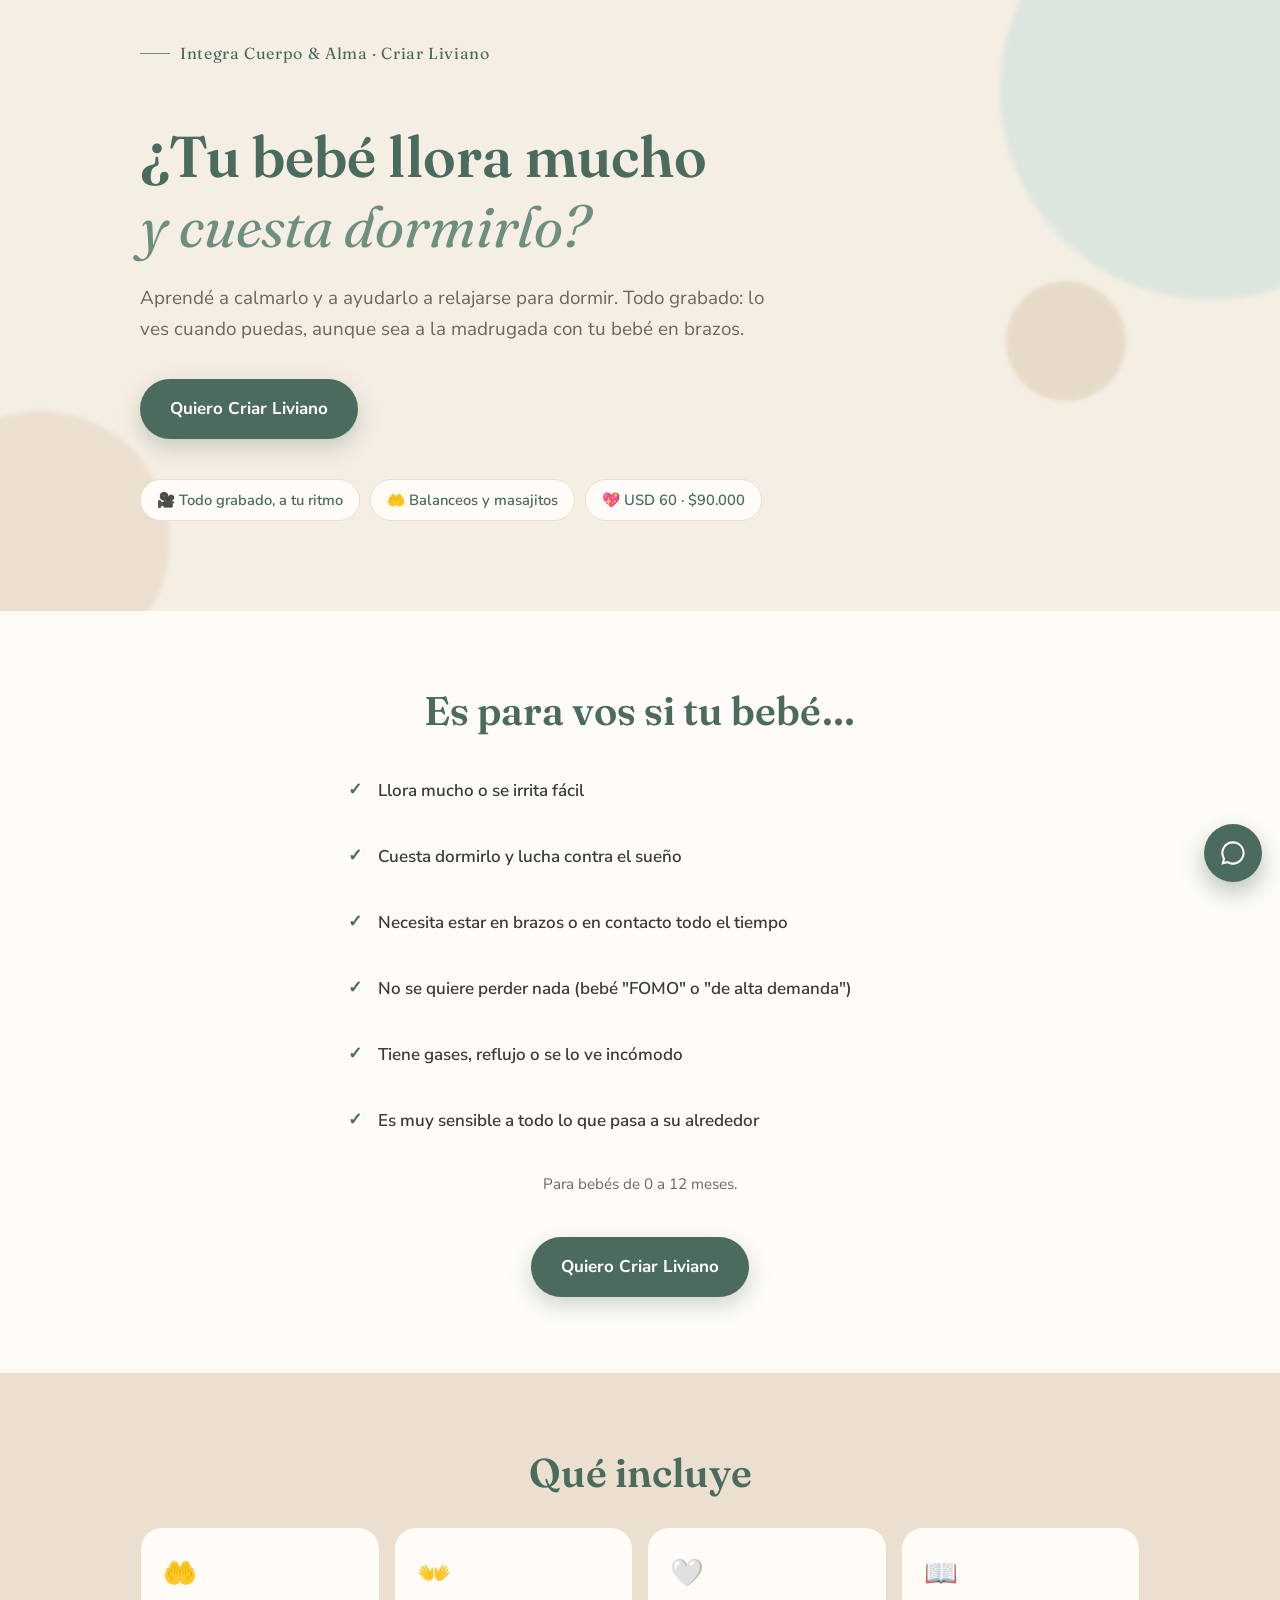
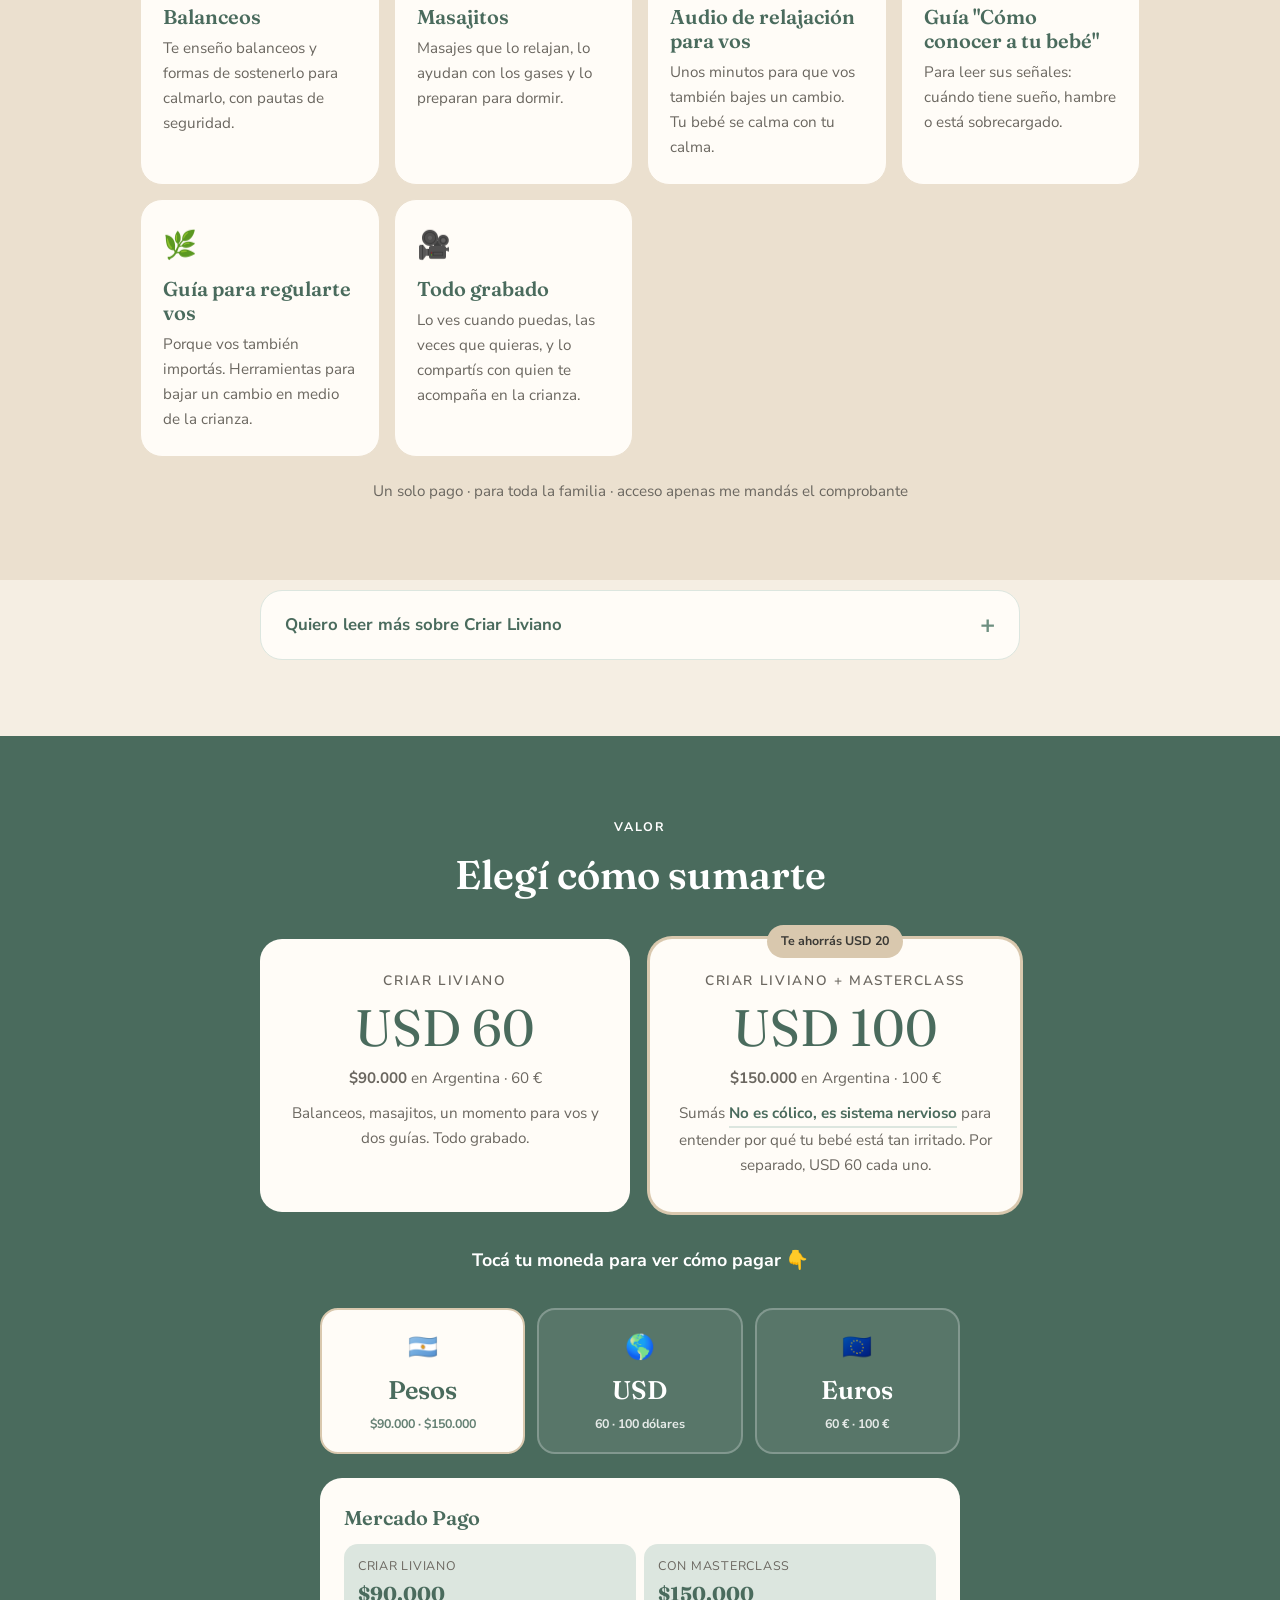
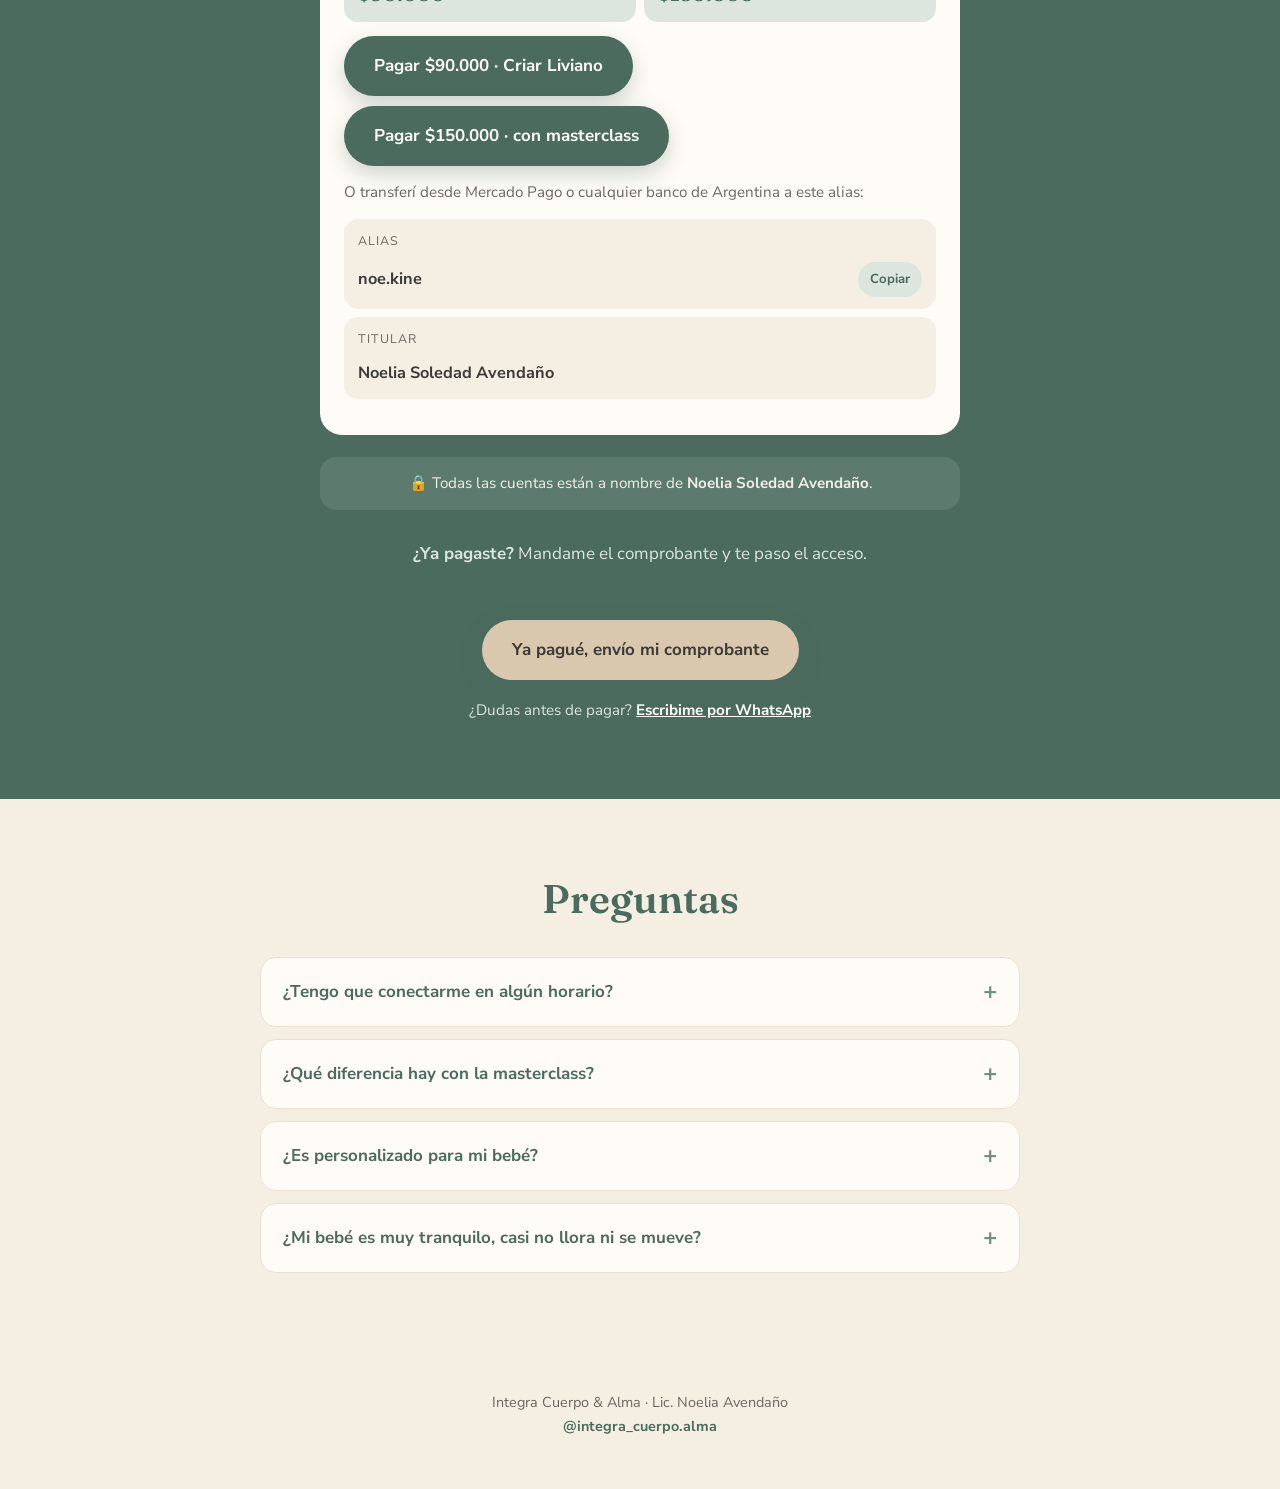
<file: integra-web/criar-liviano/index.html>
<!DOCTYPE html>
<html lang="es">
<head>
<meta charset="UTF-8">
<meta name="viewport" content="width=device-width, initial-scale=1.0">
<title>Criar Liviano — Aprendé a calmar a tu bebé | Integra Cuerpo & Alma</title>
<meta name="description" content="Aprendé a calmar a tu bebé y ayudarlo a relajarse para dormir: balanceos y masajitos, todo grabado. USD 60 · $90.000, o con la masterclass USD 100 · $150.000.">
<link rel="preconnect" href="https://fonts.googleapis.com">
<link rel="preconnect" href="https://fonts.gstatic.com" crossorigin>
<link href="https://fonts.googleapis.com/css2?family=Fraunces:ital,opsz,wght@0,9..144,400;0,9..144,600;1,9..144,400&family=Nunito+Sans:wght@400;600;700&display=swap" rel="stylesheet">
<style>
:root{
  --beige:#F5EEE3; --beige-2:#EBE0CF; --arena:#D9C8AE;
  --euca:#6E8F80; --euca-osc:#4A6B5D; --euca-claro:#DCE6DF;
  --tinta:#3B3A36; --suave:#6B6760; --blanco:#FFFCF7;
  --radio:22px;
}
*{box-sizing:border-box;margin:0;padding:0}
html{scroll-behavior:smooth}
body{font-family:'Nunito Sans',sans-serif;background:var(--beige);color:var(--tinta);line-height:1.65;font-size:17px;overflow-x:hidden}
h1,h2,h3{font-family:'Fraunces',serif;font-weight:600;line-height:1.2;color:var(--euca-osc)}
h1{font-size:clamp(2.3rem,7vw,3.8rem)}
h2{font-size:clamp(1.7rem,5vw,2.5rem);margin-bottom:.6em}
h3{font-size:1.25rem;margin-bottom:.35em}
em{font-family:'Fraunces',serif;font-style:italic;font-weight:400}
.wrap{max-width:1040px;margin:0 auto;padding:0 20px}
section{padding:76px 0}
.eyebrow{display:inline-block;font-size:.78rem;letter-spacing:.14em;text-transform:uppercase;font-weight:700;color:var(--euca);margin-bottom:14px}
.centro{text-align:center}
.lead{font-size:1.12rem;color:var(--suave);max-width:640px}
.centro .lead{margin:0 auto}

/* Botones */
.btn{display:inline-flex;align-items:center;gap:10px;background:var(--euca-osc);color:#fff;text-decoration:none;font-weight:700;padding:16px 30px;border-radius:999px;transition:transform .25s,box-shadow .25s,background .25s;box-shadow:0 8px 22px rgba(74,107,93,.28)}
.btn:hover{transform:translateY(-2px);background:var(--euca);box-shadow:0 12px 28px rgba(74,107,93,.35)}
.btn svg{width:20px;height:20px;fill:currentColor}
.btn-sec{background:transparent;color:var(--euca-osc);box-shadow:none;border:2px solid var(--euca)}
.btn-sec:hover{background:var(--euca-claro);color:var(--euca-osc)}

/* HERO */
.hero{position:relative;padding:40px 0 90px;overflow:hidden}
.marca{font-family:'Fraunces',serif;font-size:1rem;color:var(--euca-osc);letter-spacing:.04em;margin-bottom:56px;display:flex;align-items:center;gap:10px}
.marca span{width:30px;height:1px;background:var(--euca)}
.hero h1 em{color:var(--euca)}
.hero .lead{margin:22px 0 34px;font-size:1.18rem}
.hero-acciones{display:flex;flex-wrap:wrap;gap:14px}
.blob{position:absolute;border-radius:50%;filter:blur(2px);z-index:-1;animation:flotar 14s ease-in-out infinite}
.b1{width:420px;height:420px;background:var(--euca-claro);top:-120px;right:-140px}
.b2{width:260px;height:260px;background:var(--beige-2);bottom:-60px;left:-90px;animation-delay:-5s}
.b3{width:120px;height:120px;background:var(--arena);opacity:.5;top:46%;right:12%;animation-delay:-9s}
@keyframes flotar{0%,100%{transform:translate(0,0) scale(1)}50%{transform:translate(18px,-22px) scale(1.05)}}
.hero-tags{display:flex;flex-wrap:wrap;gap:10px;margin-top:40px}
.tag{background:var(--blanco);border:1px solid var(--beige-2);padding:8px 16px;border-radius:999px;font-size:.92rem;font-weight:600;color:var(--euca-osc)}

/* TE SUENA */
.suena{background:var(--blanco)}
.lista-suena{list-style:none;display:grid;gap:14px;margin-top:30px;grid-template-columns:repeat(auto-fit,minmax(260px,1fr))}
.lista-suena li{background:var(--beige);padding:18px 20px 18px 52px;border-radius:16px;position:relative}
.lista-suena li::before{content:"";position:absolute;left:20px;top:24px;width:14px;height:14px;border-radius:50%;background:var(--euca);box-shadow:0 0 0 5px var(--euca-claro)}
.alerta{margin-top:50px;background:var(--euca-claro);border-radius:var(--radio);padding:34px 28px;text-align:center}
.alerta>p{color:var(--suave);max-width:600px;margin:0 auto}
.alerta-grid{display:grid;gap:14px;margin:26px 0;grid-template-columns:repeat(auto-fit,minmax(180px,1fr))}
.alerta-grid div{background:var(--blanco);border-radius:16px;padding:20px 16px;font-size:.95rem;color:var(--suave)}
.alerta-grid span{display:block;font-size:1.8rem;margin-bottom:6px}
.alerta-grid strong{display:block;color:var(--euca-osc);font-size:1.05rem;margin-bottom:4px}
.alerta-final{font-weight:700;color:var(--euca-osc)!important}
.cierre-suena{margin-top:36px;font-family:'Fraunces',serif;font-size:1.4rem;color:var(--euca-osc);text-align:center}

/* VOS TAMBIÉN */
.vos{background:var(--euca-osc);color:#F3F0E8}
.vos h2{color:#fff}
.vos .lead{color:#DCE6DF}
.vos-grid{display:grid;gap:40px;align-items:center;grid-template-columns:1fr}
.frase-grande{font-family:'Fraunces',serif;font-size:clamp(1.5rem,4.2vw,2.1rem);line-height:1.35;color:#fff}
.frase-grande em{color:var(--arena)}
.vos p+p{margin-top:16px}
@media(min-width:820px){.vos-grid{grid-template-columns:1fr 1fr}}

/* PILARES */
.pilares-grid{display:grid;gap:18px;margin-top:40px;grid-template-columns:repeat(auto-fit,minmax(290px,1fr))}
.pilar{background:var(--blanco);border-radius:var(--radio);padding:30px 26px;position:relative;transition:transform .3s,box-shadow .3s;border:1px solid var(--beige-2)}
.pilar:hover{transform:translateY(-4px);box-shadow:0 16px 34px rgba(59,58,54,.08)}
.pilar .num{font-family:'Fraunces',serif;font-size:2.6rem;color:var(--euca-claro);position:absolute;top:14px;right:22px;font-weight:600}
.icono{width:52px;height:52px;border-radius:16px;background:var(--euca-claro);display:grid;place-items:center;margin-bottom:18px}
.icono svg{width:26px;height:26px;stroke:var(--euca-osc);fill:none;stroke-width:1.7;stroke-linecap:round;stroke-linejoin:round}
.pilar p{color:var(--suave);font-size:.98rem}

/* COMO FUNCIONA */
.como{background:var(--beige-2)}
.pasos{display:grid;gap:22px;margin-top:44px;grid-template-columns:repeat(auto-fit,minmax(280px,1fr))}
.paso{background:var(--blanco);border-radius:var(--radio);padding:30px 26px;position:relative}
.paso .cuando{font-size:.76rem;letter-spacing:.12em;text-transform:uppercase;font-weight:700;color:var(--euca);display:block;margin-bottom:8px}
.paso .circ{width:46px;height:46px;border-radius:50%;background:var(--euca-osc);color:#fff;display:grid;place-items:center;font-family:'Fraunces',serif;font-size:1.25rem;margin-bottom:18px}
.paso p{color:var(--suave);font-size:.98rem}
.paso ul{margin-top:12px;padding-left:18px;color:var(--suave);font-size:.95rem}
.paso li{margin-bottom:6px}

/* TEMAS */
.chips{display:flex;flex-wrap:wrap;gap:10px;justify-content:center;margin-top:32px}
.chip{background:var(--blanco);border:1.5px solid var(--euca-claro);color:var(--euca-osc);padding:10px 18px;border-radius:999px;font-weight:600;font-size:.95rem;transition:background .25s,transform .25s}
.chip:hover{background:var(--euca-claro);transform:scale(1.04)}
.nota-temas{margin-top:26px;color:var(--suave);text-align:center;font-size:.98rem}

/* NOELIA */
.noelia{background:var(--blanco)}
.cita{max-width:760px;margin:0 auto;position:relative;padding:20px 0 0}
.cita::before{content:"“";font-family:'Fraunces',serif;font-size:7rem;color:var(--euca-claro);position:absolute;top:-50px;left:-6px;line-height:1}
.cita p{font-family:'Fraunces',serif;font-size:clamp(1.12rem,2.6vw,1.32rem);line-height:1.6;color:var(--tinta);position:relative}
.firma{margin-top:22px;font-weight:700;color:var(--euca-osc)}
.firma small{display:block;font-weight:400;color:var(--suave)}

/* PROMESA HONESTA */
.honesta-grid{display:grid;gap:18px;margin-top:34px;grid-template-columns:repeat(auto-fit,minmax(280px,1fr))}
.caja{border-radius:var(--radio);padding:28px 26px}
.caja.si{background:var(--euca-claro)}
.caja.no{background:var(--blanco);border:1px dashed var(--arena)}
.caja ul{list-style:none;margin-top:12px}
.caja li{padding:7px 0 7px 30px;position:relative;font-size:.98rem}
.caja.si li::before{content:"✓";position:absolute;left:4px;color:var(--euca-osc);font-weight:700}
.caja.no li::before{content:"—";position:absolute;left:2px;color:var(--suave)}

/* INVERSION */
.inversion{background:var(--euca-osc)}
.inversion h2,.inversion .eyebrow{color:#fff}
.inversion .lead{color:#DCE6DF}
.precios{display:grid;gap:20px;margin-top:40px;grid-template-columns:repeat(auto-fit,minmax(270px,1fr));max-width:760px;margin-left:auto;margin-right:auto}
.precio{background:var(--blanco);border-radius:var(--radio);padding:34px 28px;text-align:center;position:relative}
.precio.destacado{box-shadow:0 0 0 3px var(--arena)}
.precio .etiqueta{position:absolute;top:-14px;left:50%;transform:translateX(-50%);background:var(--arena);color:var(--tinta);font-size:.78rem;font-weight:700;padding:6px 14px;border-radius:999px;white-space:nowrap}
.precio h3{color:var(--suave);font-family:'Nunito Sans',sans-serif;font-size:.85rem;letter-spacing:.12em;text-transform:uppercase}
.monto{font-family:'Fraunces',serif;font-size:3.2rem;color:var(--euca-osc);line-height:1.1;margin:10px 0 2px}
.monto small{font-size:1rem;font-family:'Nunito Sans',sans-serif;color:var(--suave)}
.precio p{color:var(--suave);font-size:.95rem;margin-top:10px}
.incluye{max-width:760px;margin:30px auto 0;background:rgba(255,255,255,.08);border-radius:var(--radio);padding:26px 28px;color:#F3F0E8}
.incluye ul{list-style:none;display:grid;gap:10px;grid-template-columns:repeat(auto-fit,minmax(230px,1fr))}
.incluye li::before{content:"✓  ";color:var(--arena);font-weight:700}
.pagos{max-width:760px;margin:22px auto 0;text-align:center;color:#DCE6DF;font-size:.95rem}
.pagos strong{color:#fff}
.inversion .btn{background:var(--arena);color:var(--tinta);margin-top:34px}
.inversion .btn:hover{background:#fff}


/* PAGAR */
.pagar{background:var(--blanco)}
.tabs{display:flex;flex-wrap:wrap;gap:8px;justify-content:center;margin-top:34px}
.tab{font:inherit;font-weight:700;font-size:.92rem;padding:10px 16px;border-radius:999px;border:1.5px solid var(--euca-claro);background:var(--beige);color:var(--euca-osc);cursor:pointer;transition:background .25s}
.tab.activa{background:var(--euca-osc);color:#fff;border-color:var(--euca-osc)}
.paneles{max-width:640px;margin:24px auto 0}
.panel{display:none;background:var(--beige);border-radius:var(--radio);padding:28px 24px}
.panel.activo{display:block;animation:aparecer .4s ease}
@keyframes aparecer{from{opacity:0;transform:translateY(8px)}to{opacity:1;transform:none}}
.panel-nota{color:var(--suave);font-size:.95rem;margin-bottom:14px}
.dato{display:flex;align-items:center;gap:10px;background:var(--blanco);border-radius:14px;padding:12px 14px;margin-bottom:8px;flex-wrap:wrap}
.dato span{font-size:.78rem;text-transform:uppercase;letter-spacing:.08em;color:var(--suave);width:100%}
.dato b{flex:1;font-size:1.02rem;word-break:break-all}
.copiar{font:inherit;font-size:.82rem;font-weight:700;border:none;background:var(--euca-claro);color:var(--euca-osc);padding:7px 12px;border-radius:999px;cursor:pointer}
.ars{display:grid;grid-template-columns:1fr 1fr;gap:8px;margin-top:14px}
.ars div{background:var(--euca-claro);border-radius:14px;padding:12px 14px}
.ars span{display:block;font-size:.78rem;text-transform:uppercase;letter-spacing:.06em;color:var(--suave)}
.ars b{font-family:'Fraunces',serif;font-size:1.25rem;color:var(--euca-osc)}
.copiar.ok{background:var(--euca-osc);color:#fff}
.comprobante{max-width:640px;margin:30px auto 0;text-align:center}
.comprobante p{color:var(--suave);margin-bottom:18px}
.comprobante .duda{margin:18px 0 0;font-size:.95rem}
.comprobante .duda a{color:var(--euca-osc);font-weight:700}

.cta-medio{text-align:center;margin-top:40px}
.vos .cta-medio{grid-column:1/-1;margin-top:0}
.vos .cta-medio .btn{background:var(--arena);color:var(--tinta)}
.pasos-pago{display:grid;gap:12px;grid-template-columns:repeat(auto-fit,minmax(180px,1fr));max-width:760px;margin:30px auto 0}
.pasos-pago div{background:var(--beige);border-radius:16px;padding:16px;text-align:center;font-size:.95rem;color:var(--suave)}
.pasos-pago b{display:block;font-family:'Fraunces',serif;font-size:1.6rem;color:var(--euca-osc)}
.titular{max-width:640px;margin:22px auto 0;background:var(--euca-claro);border-radius:16px;padding:14px 18px;text-align:center;font-size:.95rem;color:var(--euca-osc)}
.tag-link{text-decoration:none;transition:background .25s}
.tag-link:hover{background:var(--euca-claro)}
.link-mc{display:inline-block;margin-top:14px;font-weight:700;color:var(--euca-osc);text-decoration:none;border-bottom:2px solid var(--euca-claro)}
.link-mc:hover{border-color:var(--euca)}
.link-mc-claro{color:inherit;text-decoration:underline;text-decoration-color:var(--arena);text-underline-offset:3px}

.monto-pais{font-family:'Fraunces',serif;font-size:2rem;color:var(--euca-osc);margin-top:12px}
.monto-pais small{font-family:'Nunito Sans',sans-serif;font-size:.9rem;color:var(--suave)}
.aviso{background:var(--blanco);border-left:4px solid var(--euca);border-radius:var(--radio);padding:30px 28px;max-width:760px;margin:0 auto}
.aviso p+p{margin-top:12px}
.aviso p{color:var(--suave)}
.aviso .firma-corta{color:var(--euca-osc);font-weight:700;margin-top:16px}
.tele-grid{display:grid;gap:18px;margin-top:40px;grid-template-columns:repeat(auto-fit,minmax(220px,1fr))}
.tele{background:var(--blanco);border-radius:var(--radio);padding:28px 24px;border:1px solid var(--beige-2)}
.tele .ico{font-size:1.8rem;display:block;margin-bottom:10px}
.tele .quien{display:inline-block;font-size:.74rem;letter-spacing:.1em;text-transform:uppercase;font-weight:700;color:var(--euca);margin-bottom:6px}
.tele p{color:var(--suave);font-size:.97rem}
.precio-unico{max-width:520px;margin:36px auto 0;background:var(--blanco);border-radius:var(--radio);padding:36px 28px;text-align:center}
.precio-unico .monto{margin:6px 0}
.equiv{display:flex;justify-content:center;gap:10px;flex-wrap:wrap;margin-top:12px}
.equiv span{background:var(--euca-claro);color:var(--euca-osc);font-weight:700;border-radius:999px;padding:6px 14px;font-size:.92rem}
.sin-perm{margin-top:14px;color:var(--suave);font-size:.95rem}
.etiqueta-apertura{display:inline-block;background:var(--arena);color:var(--tinta);font-size:.78rem;font-weight:700;padding:6px 14px;border-radius:999px;margin-bottom:12px;letter-spacing:.04em}
.mito{display:grid;gap:14px;max-width:760px;margin:34px auto 0;grid-template-columns:repeat(auto-fit,minmax(260px,1fr))}
.mito-col{border-radius:var(--radio);padding:26px 24px}
.mito-col span{display:block;font-size:.76rem;letter-spacing:.12em;text-transform:uppercase;font-weight:700;margin-bottom:8px}
.mito-col p{font-size:1.05rem}
.mito-dice{background:var(--blanco);border:1px dashed var(--arena)}
.mito-dice span{color:var(--suave)}
.mito-dice p{font-family:'Fraunces',serif;font-style:italic;color:var(--suave);text-decoration:line-through;text-decoration-color:var(--arena)}
.mito-real{background:var(--euca-osc);color:#F3F0E8}
.mito-real span{color:var(--arena)}
.reparto{display:flex;flex-wrap:wrap;gap:8px;margin-top:14px}
.reparto span{background:var(--euca-claro);color:var(--euca-osc);border-radius:999px;padding:6px 12px;font-size:.85rem}
.meses{list-style:none;text-align:left;max-width:560px;margin:14px auto 0}
.meses li{padding:8px 0 8px 26px;position:relative;color:var(--suave);font-size:.97rem}
.meses li::before{content:"→";position:absolute;left:0;color:var(--euca)}
.meses b{color:var(--euca-osc)}
.mito+.mito{margin-top:14px}
.monedas{display:grid;gap:12px;grid-template-columns:repeat(3,1fr);max-width:640px;margin:32px auto 0}
.moneda{display:flex;flex-direction:column;align-items:center;gap:2px;padding:18px 8px;border-radius:18px;background:rgba(255,255,255,.08);border:2px solid rgba(255,255,255,.25);color:#fff}
.moneda .flag{font-size:1.5rem}
.moneda b{font-family:'Fraunces',serif;font-size:1.6rem;font-weight:600}
.moneda small{font-size:.78rem;opacity:.85}
.moneda.activa{background:var(--blanco);color:var(--euca-osc);border-color:var(--arena)}
.inversion .paneles{text-align:left}
.inversion .panel{background:var(--blanco)}
.inversion .panel h3{margin-bottom:8px}
.inversion .dato{background:var(--beige)}
.btn-pp{background:var(--euca-osc)!important;color:#fff!important;margin-top:4px!important}
.otras{margin-top:18px;background:var(--beige);border-radius:14px;padding:4px 16px}
.otras summary{font-size:.92rem;padding:14px 26px 14px 0}
.otras h4{font-size:.92rem;color:var(--euca-osc);margin:14px 0 8px}
.otras .dato{background:var(--blanco)}
.inversion .titular{background:rgba(255,255,255,.1);color:#F3F0E8}
.inversion .comprobante p{color:#DCE6DF}
.inversion .comprobante .duda a{color:#fff}
.inversion .incluye{margin-top:34px}
@media(max-width:480px){.monedas{gap:8px}.moneda b{font-size:1.3rem}.moneda small{font-size:.7rem}}
.hero h1{font-size:clamp(2.2rem,7vw,3.6rem)}
.para-vos{list-style:none;display:grid;gap:10px;margin:28px auto 0;max-width:620px}
.para-vos li{background:var(--blanco);border-radius:14px;padding:14px 18px 14px 48px;position:relative;font-weight:600}
.para-vos li::before{content:"✓";position:absolute;left:18px;top:13px;color:var(--euca-osc);font-weight:700}
.incl{display:grid;gap:14px;margin-top:30px;grid-template-columns:repeat(auto-fit,minmax(220px,1fr))}
.incl div{background:var(--blanco);border-radius:var(--radio);padding:24px 22px;border:1px solid var(--beige-2)}
.incl .ico{font-size:1.7rem;display:block;margin-bottom:8px}
.incl p{color:var(--suave);font-size:.95rem}
.mini{margin-top:22px;text-align:center;color:var(--suave);font-size:.95rem}
.leer-mas{max-width:760px;margin:0 auto;background:var(--blanco);border-radius:var(--radio);border:1.5px solid var(--euca-claro);padding:0 24px}
.leer-mas>summary{list-style:none;cursor:pointer;padding:20px 34px 20px 0;font-weight:700;color:var(--euca-osc);position:relative;font-size:1.05rem}
.leer-mas>summary::-webkit-details-marker{display:none}
.leer-mas>summary::after{content:"+";position:absolute;right:0;top:50%;transform:translateY(-50%);font-size:1.6rem;color:var(--euca);transition:transform .3s}
.leer-mas[open]>summary::after{transform:translateY(-50%) rotate(45deg)}
.lm-cuerpo{padding:4px 0 28px}
.lm-cuerpo h3{margin-top:24px}
.lm-cuerpo p{color:var(--suave);font-size:.98rem;margin-top:6px}
.lm-destacado{font-family:'Fraunces',serif;font-style:italic;color:var(--euca-osc)!important;font-size:1.1rem!important;margin-top:12px!important}
.lm-lista{margin:8px 0 0 18px;color:var(--suave);font-size:.97rem}
.lm-lista li{margin-bottom:6px}
.lm-lista b{color:var(--euca-osc)}
.lm-nota{font-size:.92rem!important}
.lm-nota a{color:var(--euca-osc);font-weight:700}
/* FAQ */
.faq-lista{max-width:760px;margin:34px auto 0}
details{background:var(--blanco);border-radius:16px;margin-bottom:12px;padding:0 22px;border:1px solid var(--beige-2)}
summary{list-style:none;cursor:pointer;padding:20px 30px 20px 0;font-weight:700;position:relative;color:var(--euca-osc)}
summary::-webkit-details-marker{display:none}
summary::after{content:"+";position:absolute;right:0;top:50%;transform:translateY(-50%);font-size:1.5rem;color:var(--euca);transition:transform .3s}
details[open] summary::after{transform:translateY(-50%) rotate(45deg)}
details p{padding:0 0 20px;color:var(--suave)}

/* FINAL */
.final{text-align:center;padding:90px 0 60px;position:relative;overflow:hidden}
.final h2{font-size:clamp(2rem,6vw,3rem)}
.final .lead{margin:0 auto 32px}
footer{text-align:center;padding:30px 20px 50px;color:var(--suave);font-size:.9rem}
footer a{color:var(--euca-osc);font-weight:700;text-decoration:none}

/* Botón flotante móvil */
.flotante{position:fixed;bottom:18px;right:18px;width:58px;height:58px;border-radius:50%;background:var(--euca-osc);display:grid;place-items:center;box-shadow:0 10px 24px rgba(74,107,93,.4);z-index:50;transition:transform .25s}
.flotante:hover{transform:scale(1.08)}
.flotante svg{width:28px;height:28px;fill:#fff}

/* Animación de entrada */
.reveal{opacity:0;transform:translateY(26px);transition:opacity .8s ease,transform .8s ease}
.reveal.visible{opacity:1;transform:none}
@media(prefers-reduced-motion:reduce){.reveal{opacity:1;transform:none;transition:none}.blob{animation:none}}
@media(max-width:600px){section{padding:60px 0}.hero{padding-bottom:70px}.marca{margin-bottom:40px}.btn{width:100%;justify-content:center}}
</style>
</head>
<body>
<header class="hero">
  <div class="blob b1"></div><div class="blob b2"></div><div class="blob b3"></div>
  <div class="wrap">
    <div class="marca"><span></span>Integra Cuerpo &amp; Alma · Criar Liviano</div>
    <h1>¿Tu bebé llora mucho<br><em>y cuesta dormirlo?</em></h1>
    <p class="lead">Aprendé a calmarlo y a ayudarlo a relajarse para dormir. Todo grabado: lo ves cuando puedas, aunque sea a la madrugada con tu bebé en brazos.</p>
    <div class="hero-acciones">
      <a class="btn" href="#pagar">Quiero Criar Liviano</a>
    </div>
    <div class="hero-tags">
      <span class="tag">🎥 Todo grabado, a tu ritmo</span>
      <span class="tag">🤲 Balanceos y masajitos</span>
      <span class="tag">💖 USD 60 · $90.000</span>
    </div>
  </div>
</header>
<section class="suena">
  <div class="wrap centro">
    <h2 class="reveal">Es para vos si tu bebé…</h2>
    <ul class="para-vos reveal" style="text-align:left">
      <li>Llora mucho o se irrita fácil</li>
      <li>Cuesta dormirlo y lucha contra el sueño</li>
      <li>Necesita estar en brazos o en contacto todo el tiempo</li>
      <li>No se quiere perder nada (bebé "FOMO" o "de alta demanda")</li>
      <li>Tiene gases, reflujo o se lo ve incómodo</li>
      <li>Es muy sensible a todo lo que pasa a su alrededor</li>
    </ul>
    <p class="mini reveal">Para bebés de 0 a 12 meses.</p>
    <div class="cta-medio reveal"><a class="btn" href="#pagar">Quiero Criar Liviano</a></div>
  </div>
</section>
<section class="como" id="como">
  <div class="wrap">
    <h2 class="centro reveal">Qué incluye</h2>
    <div class="incl">
      <div class="reveal"><span class="ico">🤲</span><h3>Balanceos</h3><p>Te enseño balanceos y formas de sostenerlo para calmarlo, con pautas de seguridad.</p></div>
      <div class="reveal"><span class="ico">👐</span><h3>Masajitos</h3><p>Masajes que lo relajan, lo ayudan con los gases y lo preparan para dormir.</p></div>
      <div class="reveal"><span class="ico">🤍</span><h3>Audio de relajación para vos</h3><p>Unos minutos para que vos también bajes un cambio. Tu bebé se calma con tu calma.</p></div>
      <div class="reveal"><span class="ico">📖</span><h3>Guía "Cómo conocer a tu bebé"</h3><p>Para leer sus señales: cuándo tiene sueño, hambre o está sobrecargado.</p></div>
      <div class="reveal"><span class="ico">🌿</span><h3>Guía para regularte vos</h3><p>Porque vos también importás. Herramientas para bajar un cambio en medio de la crianza.</p></div>
      <div class="reveal"><span class="ico">🎥</span><h3>Todo grabado</h3><p>Lo ves cuando puedas, las veces que quieras, y lo compartís con quien te acompaña en la crianza.</p></div>
    </div>
    <p class="mini reveal">Un solo pago · para toda la familia · acceso apenas me mandás el comprobante</p>
  </div>
</section>
<!-- LEER MÁS -->
<section style="padding-top:10px">
  <div class="wrap">
    <details class="leer-mas reveal">
      <summary>Quiero leer más sobre Criar Liviano</summary>
      <div class="lm-cuerpo">
        <h3>Un bebé que llora mucho tiene su sistema nervioso en alerta</h3>
        <p>Y un sistema nervioso en alerta se nota en todo: le cuesta dormir, alimentarse tranquilo y su digestión tampoco es la mejor. Cuando aprendemos a <strong>regular</strong> su sistema nervioso, es decir, a bajar esa alerta, todo empieza a acomodarse.</p>
        <p class="lm-destacado">Que sea común no significa que sea normal. Un bebé no llora porque sí: llora porque algo necesita.</p>
        <h3>También es para bebés que…</h3>
        <ul class="lm-lista">
          <li>Tienen reflujo, gases o tensión en su espaldita</li>
          <li>Están muy irritados por un diagnóstico que están abordando, y mientras tanto necesitan regular su sistema nervioso</li>
          <li>Estuvieron hospitalizados mucho tiempo y quedaron en alerta, o están hospitalizados ahora</li>
          <li>Son más sensibles a los estímulos y necesitan más estímulos que los regulen</li>
        </ul>
        <p class="lm-nota">Si tu bebé tiene bajo tono muscular, es muy quieto, casi no llora y casi no se mueve, esto no es para eso. <a href="https://wa.me/5492604419242?text=Hola%20Noe!%20Tengo%20una%20duda%20sobre%20Criar%20Liviano" target="_blank" rel="noopener">Escribime</a> y lo vemos.</p>
        <h3>Para que no seas la única que lo sabe calmar</h3>
        <p>La idea es que quien te acompaña en la crianza también aprenda a calmarlo, para que vos puedas descansar y disfrutar. Criar no tiene que ser tan pesado.</p>
        <h3>Tu bebé toma prestada tu calma</h3>
        <p>Los bebés se regulan con el adulto: se llama <strong>corregulación</strong>. Muchas veces, por querer hacer lo mejor para el bebé, nos olvidamos de nosotros. Por eso también hay un momento para que vos te regules. Cuando vos estás bien, tu bebé también puede estar bien.</p>
        <h3>Derribando mitos</h3>
        <ul class="lm-lista">
          <li><b>"Dejalo llorar, le hace bien a los pulmones."</b> No es verdad. No necesita llorar para que sus pulmones estén bien.</li>
          <li><b>"Ponele medias, que se va a enfermar."</b> Lo que enferma son los virus. Si hace mucho frío, sí; si no, sus pies descalzos sienten un montón, y eso suma a su desarrollo.</li>
        </ul>
        <h3>Lo que no es</h3>
        <p>No es una consulta personalizada para tu bebé (para eso está el <a href="../calma/" style="color:var(--euca-osc);font-weight:700">1:1</a>) ni un reemplazo del control pediátrico. Es para que aprendas a calmarlo vos, porque a criar se aprende.</p>
        <div class="centro" style="margin-top:26px"><a class="btn" href="#pagar">Quiero Criar Liviano</a></div>
      </div>
    </details>
  </div>
</section>
<!-- INVERSIÓN Y PAGO -->
<section class="inversion" id="pagar">
  <div class="wrap centro">
    <span class="eyebrow reveal">Valor</span>
    <h2 class="reveal">Elegí cómo sumarte</h2>
    <div class="precios reveal">
      <div class="precio">
        <h3>Criar Liviano</h3>
        <div class="monto">USD 60</div>
        <p><strong>$90.000</strong> en Argentina · 60 €</p>
        <p>Balanceos, masajitos, un momento para vos y dos guías. Todo grabado.</p>
      </div>
      <div class="precio destacado">
        <span class="etiqueta">Te ahorrás USD 20</span>
        <h3>Criar Liviano + Masterclass</h3>
        <div class="monto">USD 100</div>
        <p><strong>$150.000</strong> en Argentina · 100 €</p>
        <p>Sumás <a class="link-mc" href="../masterclass/" style="margin-top:0">No es cólico, es sistema nervioso</a> para entender por qué tu bebé está tan irritado. Por separado, USD 60 cada uno.</p>
      </div>
    </div>
    <p class="lead reveal" style="margin-top:34px;color:#fff"><strong>Tocá tu moneda para ver cómo pagar 👇</strong></p>
    <div class="monedas reveal" role="tablist">
      <button class="tab moneda activa" data-tab="ar"><span class="flag">🇦🇷</span><b>Pesos</b><small>$90.000 · $150.000</small></button>
      <button class="tab moneda" data-tab="usd"><span class="flag">🌎</span><b>USD</b><small>60 · 100 dólares</small></button>
      <button class="tab moneda" data-tab="eu"><span class="flag">🇪🇺</span><b>Euros</b><small>60 € · 100 €</small></button>
    </div>
    <div class="paneles reveal">
      <div class="panel activo" id="ar">
        <h3>Mercado Pago</h3>
        <div class="ars"><div><span>Criar Liviano</span><b>$90.000</b></div><div><span>Con masterclass</span><b>$150.000</b></div></div>
        <a class="btn btn-pp" href="https://mpago.la/1hThsAE" target="_blank" rel="noopener" style="margin-top:14px!important">Pagar $90.000 · Criar Liviano</a>
        <a class="btn btn-pp" href="https://mpago.la/1oR9Yz9" target="_blank" rel="noopener" style="margin-top:10px!important">Pagar $150.000 · con masterclass</a>
        <p class="panel-nota" style="margin-top:14px">O transferí desde Mercado Pago o cualquier banco de Argentina a este alias:</p>
        <div class="dato"><span>Alias</span><b>noe.kine</b><button class="copiar" data-copy="noe.kine">Copiar</button></div>
        <div class="dato"><span>Titular</span><b>Noelia Soledad Avendaño</b></div>
      </div>
      <div class="panel" id="usd">
        <h3>PayPal</h3>
        <p class="panel-nota">Desde cualquier país, en dólares. Vas a ver mi foto al pagar.</p>
        <a class="btn btn-pp" href="https://paypal.me/avendanonoe/60USD" target="_blank" rel="noopener">Pagar USD 60 · Criar Liviano</a>
        <a class="btn btn-pp" href="https://paypal.me/avendanonoe/100USD" target="_blank" rel="noopener" style="margin-top:10px!important">Pagar USD 100 · con masterclass</a>
        <div class="dato" style="margin-top:14px"><span>Usuario</span><b>@avendanonoe</b><button class="copiar" data-copy="@avendanonoe">Copiar</button></div>
        <details class="otras">
          <summary>¿Estás en Estados Unidos, México, Chile, Perú o Uruguay? Otras formas de pago</summary>
          <h4>🇺🇸 Transferencia desde Estados Unidos (ACH) · USD 60 o USD 100</h4>
          <div class="dato"><span>Titular</span><b>Noelia Soledad Avendaño</b><button class="copiar" data-copy="Noelia Soledad Avendaño">Copiar</button></div>
          <div class="dato"><span>Banco</span><b>Lead Bank</b><button class="copiar" data-copy="Lead Bank">Copiar</button></div>
          <div class="dato"><span>ABA / N° de ruta</span><b>101019644</b><button class="copiar" data-copy="101019644">Copiar</button></div>
          <div class="dato"><span>N° de cuenta</span><b>211958554917</b><button class="copiar" data-copy="211958554917">Copiar</button></div>
          <div class="dato"><span>Tipo de cuenta</span><b>Corriente (Checking)</b></div>
          <h4>🇲🇽 Transferencia desde México · equivalente a USD 60 o USD 100 en pesos mexicanos</h4>
          <div class="dato"><span>Banco</span><b>Finco Pay</b><button class="copiar" data-copy="Finco Pay">Copiar</button></div>
          <div class="dato"><span>CLABE</span><b>734180020025240118</b><button class="copiar" data-copy="734180020025240118">Copiar</button></div>
          <h4>🇨🇱🇵🇪🇺🇾 Prex a Prex · equivalente a USD 60 o USD 100</h4>
          <div class="dato"><span>Titular</span><b>Noelia Soledad Avendaño</b><button class="copiar" data-copy="Noelia Soledad Avendaño">Copiar</button></div>
          <div class="dato"><span>N° de cuenta</span><b>37288305</b><button class="copiar" data-copy="37288305">Copiar</button></div>
          <div class="dato"><span>País</span><b>Prex Argentina</b></div>
        </details>
      </div>
      <div class="panel" id="eu">
        <h3>Transferencia en euros · 60 € o 100 €</h3>
        <p class="panel-nota">Transferencia SEPA desde cualquier banco de Europa:</p>
        <div class="dato"><span>Titular</span><b>NOELIA SOLEDAD AVENDANO</b><button class="copiar" data-copy="NOELIA SOLEDAD AVENDANO">Copiar</button></div>
        <div class="dato"><span>IBAN</span><b>LU33 4080 0000 4977 5957</b><button class="copiar" data-copy="LU334080000049775957">Copiar</button></div>
        <div class="dato"><span>País</span><b>Luxemburgo</b></div>
      </div>
    </div>
    <p class="titular reveal">🔒 Todas las cuentas están a nombre de <strong>Noelia Soledad Avendaño</strong>.</p>
    <div class="comprobante reveal">
      <p><strong>¿Ya pagaste?</strong> Mandame el comprobante y te paso el acceso.</p>
      <a class="btn" href="https://wa.me/5492604419242?text=Hola%20Noe!%20Ya%20pagu%C3%A9%20Criar%20Liviano%20%F0%9F%92%9A%20Te%20mando%20el%20comprobante" target="_blank" rel="noopener">Ya pagué, envío mi comprobante</a>
      <p class="duda">¿Dudas antes de pagar? <a href="https://wa.me/5492604419242?text=Hola%20Noe!%20Tengo%20una%20duda%20sobre%20Criar%20Liviano" target="_blank" rel="noopener">Escribime por WhatsApp</a></p>
    </div>
  </div>
</section>
<section>
  <div class="wrap">
    <h2 class="centro reveal">Preguntas</h2>
    <div class="faq-lista reveal">
      <details><summary>¿Tengo que conectarme en algún horario?</summary><p>No. Está todo grabado. Lo ves cuando puedas, las veces que quieras.</p></details>
      <details><summary>¿Qué diferencia hay con la masterclass?</summary><p>En la masterclass entendés por qué tu bebé está así. En Criar Liviano aprendés qué hacer con tus manos: balanceos y masajitos. Juntos te quedan en USD 100 en vez de 120.</p></details>
      <details><summary>¿Es personalizado para mi bebé?</summary><p>No. Si querés que vea a tu bebé y te diga qué le pasa, está la <a href="../calma/" style="color:var(--euca-osc);font-weight:700">consulta 1:1</a>. Ya incluye Criar Liviano y la masterclass.</p></details>
      <details><summary>¿Mi bebé es muy tranquilo, casi no llora ni se mueve?</summary><p>Esto no es para eso. <a href="https://wa.me/5492604419242?text=Hola%20Noe!%20Tengo%20una%20duda%20sobre%20Criar%20Liviano" target="_blank" rel="noopener" style="color:var(--euca-osc);font-weight:700">Escribime</a> y lo vemos.</p></details>
    </div>
  </div>
</section>
<footer>
  Integra Cuerpo &amp; Alma · Lic. Noelia Avendaño<br>
  <a href="https://instagram.com/integra_cuerpo.alma" target="_blank" rel="noopener">@integra_cuerpo.alma</a>
</footer>

<a class="flotante" href="https://wa.me/5492604419242?text=Hola%20Noe!%20Tengo%20una%20duda%20sobre%20Criar%20Liviano" target="_blank" rel="noopener" aria-label="Escribir por WhatsApp">
  <svg viewBox="0 0 24 24"><path d="M12 2a10 10 0 0 0-8.6 15.1L2 22l5-1.3A10 10 0 1 0 12 2zm0 18.2a8.2 8.2 0 0 1-4.2-1.2l-.3-.2-3 .8.8-2.9-.2-.3A8.2 8.2 0 1 1 12 20.2z"/></svg>
</a>
<script>
const io=new IntersectionObserver(es=>es.forEach(e=>{if(e.isIntersecting){e.target.classList.add('visible');io.unobserve(e.target)}}),{threshold:.12});
document.querySelectorAll('.reveal').forEach(el=>io.observe(el));

document.querySelectorAll('.tab').forEach(t=>t.addEventListener('click',()=>{
  document.querySelectorAll('.tab').forEach(x=>x.classList.remove('activa'));
  document.querySelectorAll('.panel').forEach(x=>x.classList.remove('activo'));
  t.classList.add('activa');document.getElementById(t.dataset.tab).classList.add('activo');
}));
document.querySelectorAll('.copiar').forEach(b=>b.addEventListener('click',()=>{
  const v=b.dataset.copy;
  const listo=()=>{b.textContent='¡Copiado!';b.classList.add('ok');setTimeout(()=>{b.textContent='Copiar';b.classList.remove('ok')},1800)};
  if(navigator.clipboard){navigator.clipboard.writeText(v).then(listo).catch(()=>fallback())}else fallback();
  function fallback(){const t=document.createElement('textarea');t.value=v;document.body.appendChild(t);t.select();try{document.execCommand('copy');listo()}catch(e){}t.remove()}
}));
</script>
</body>
</html>
</file>
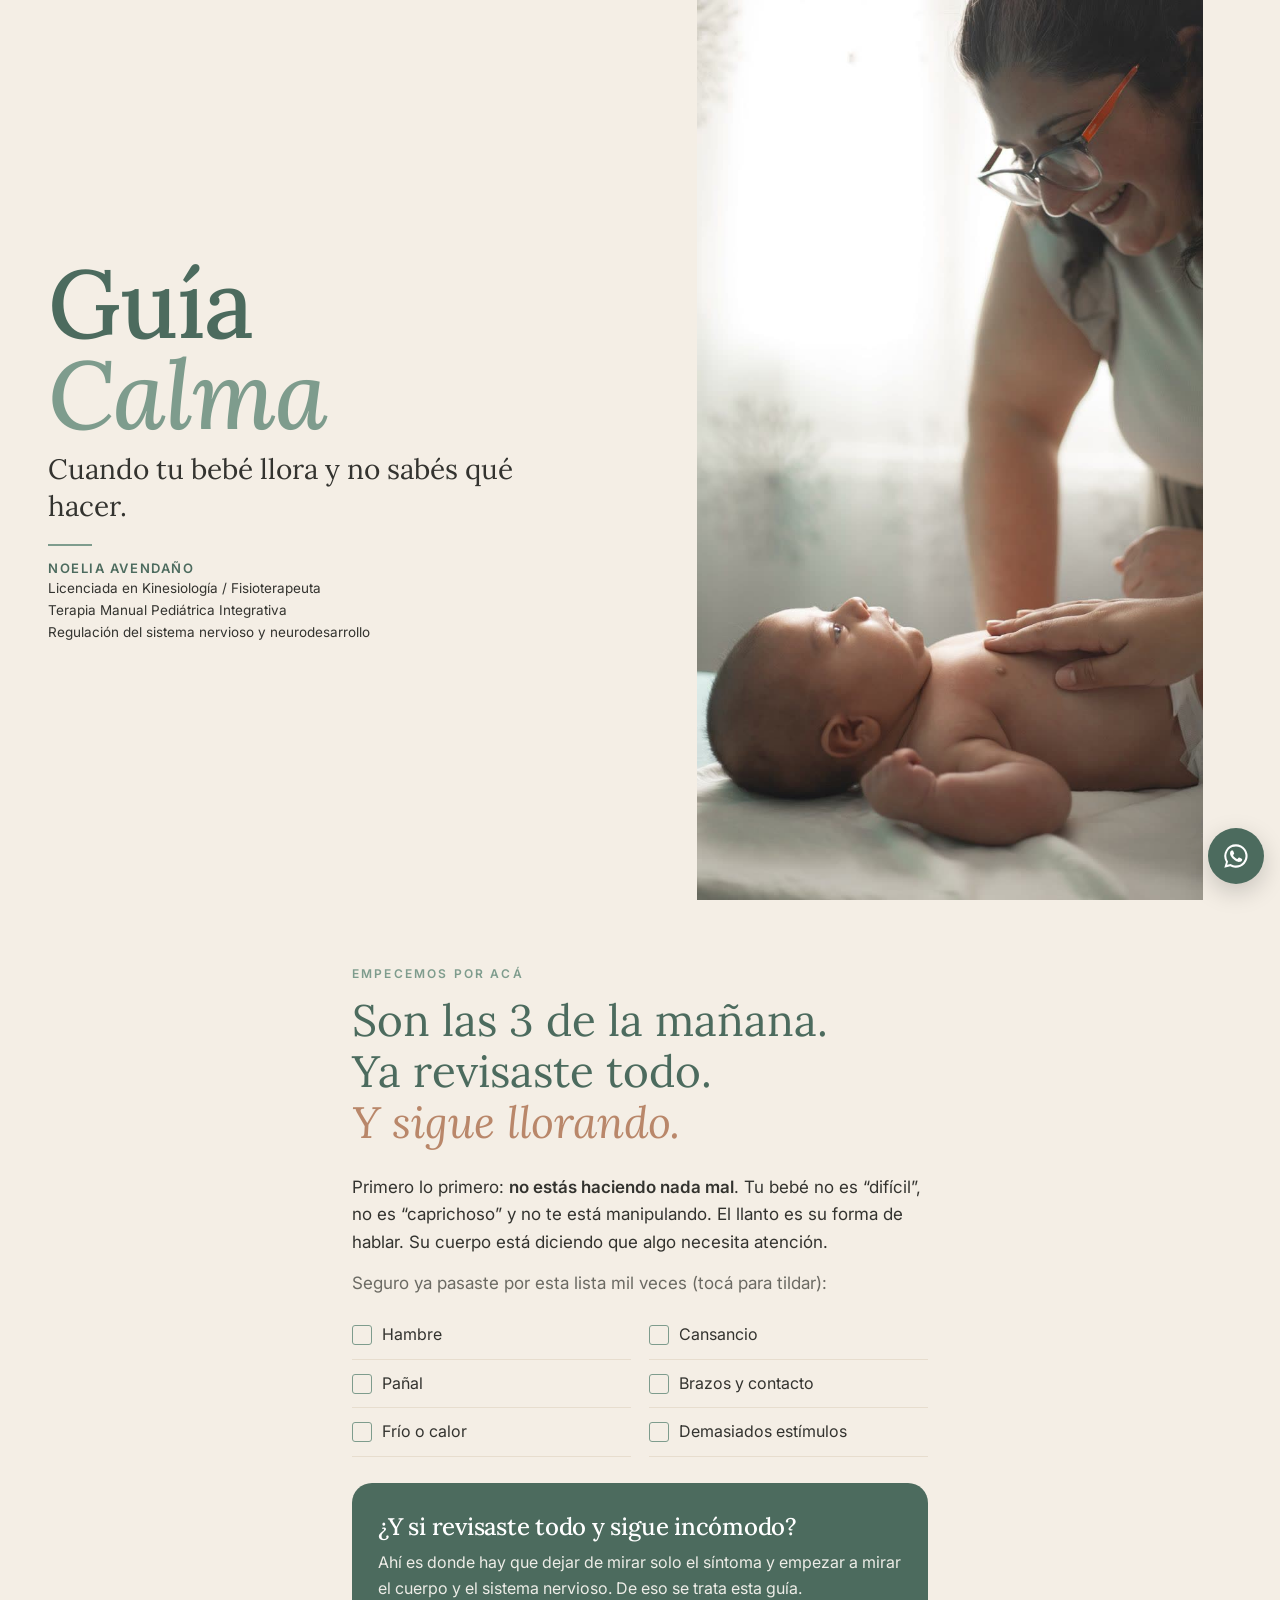
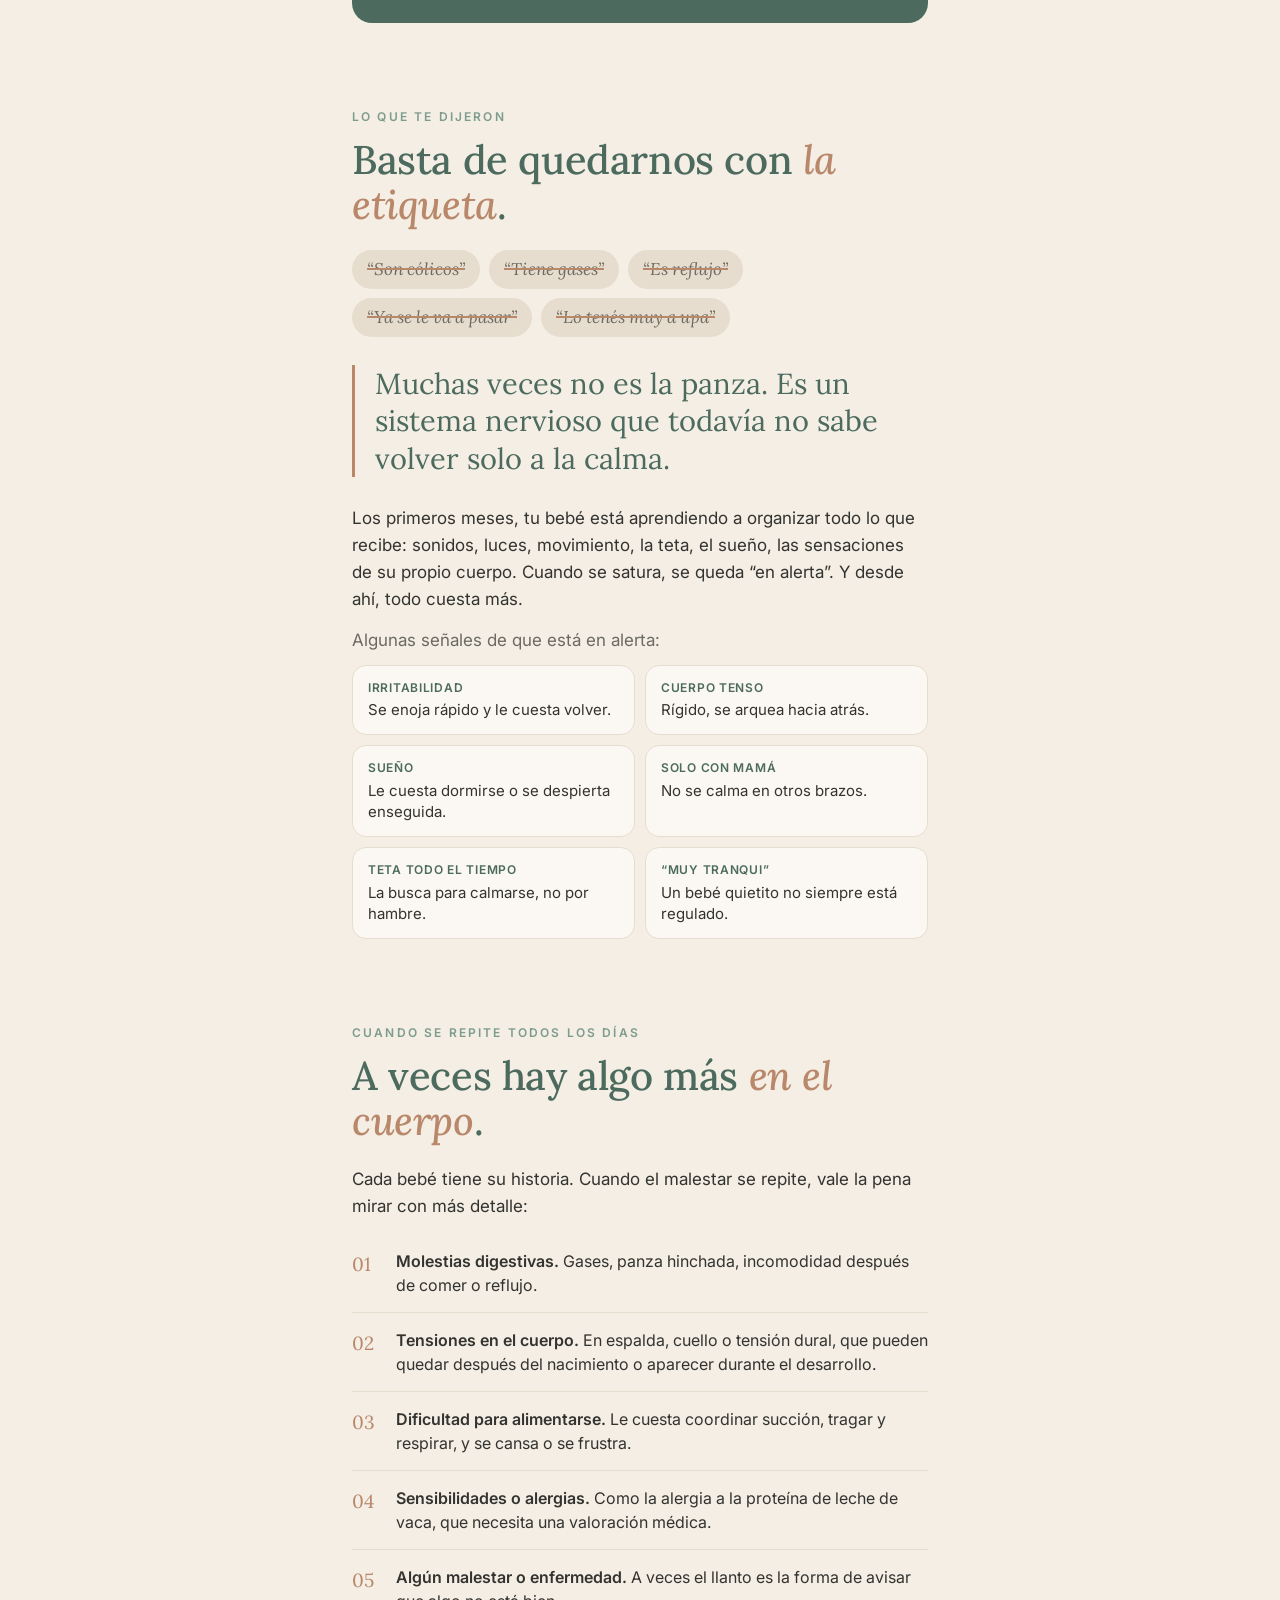
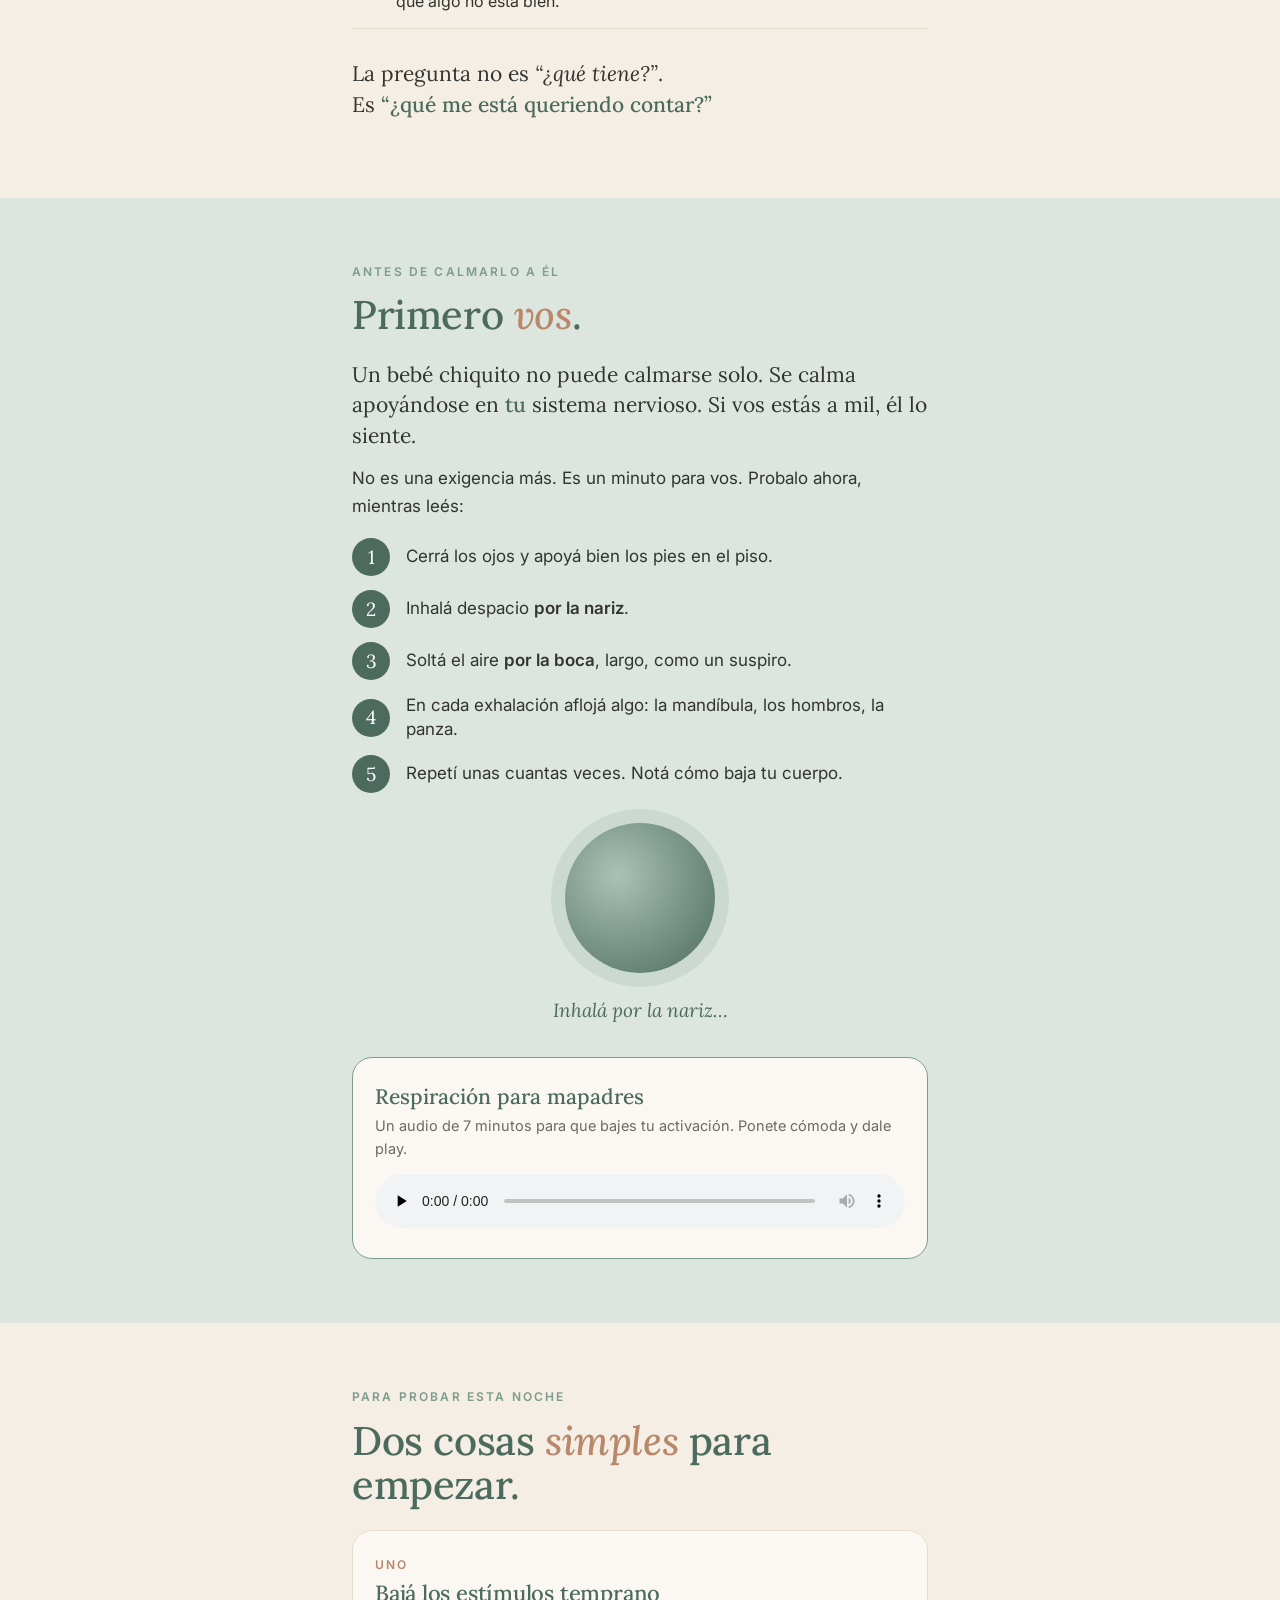
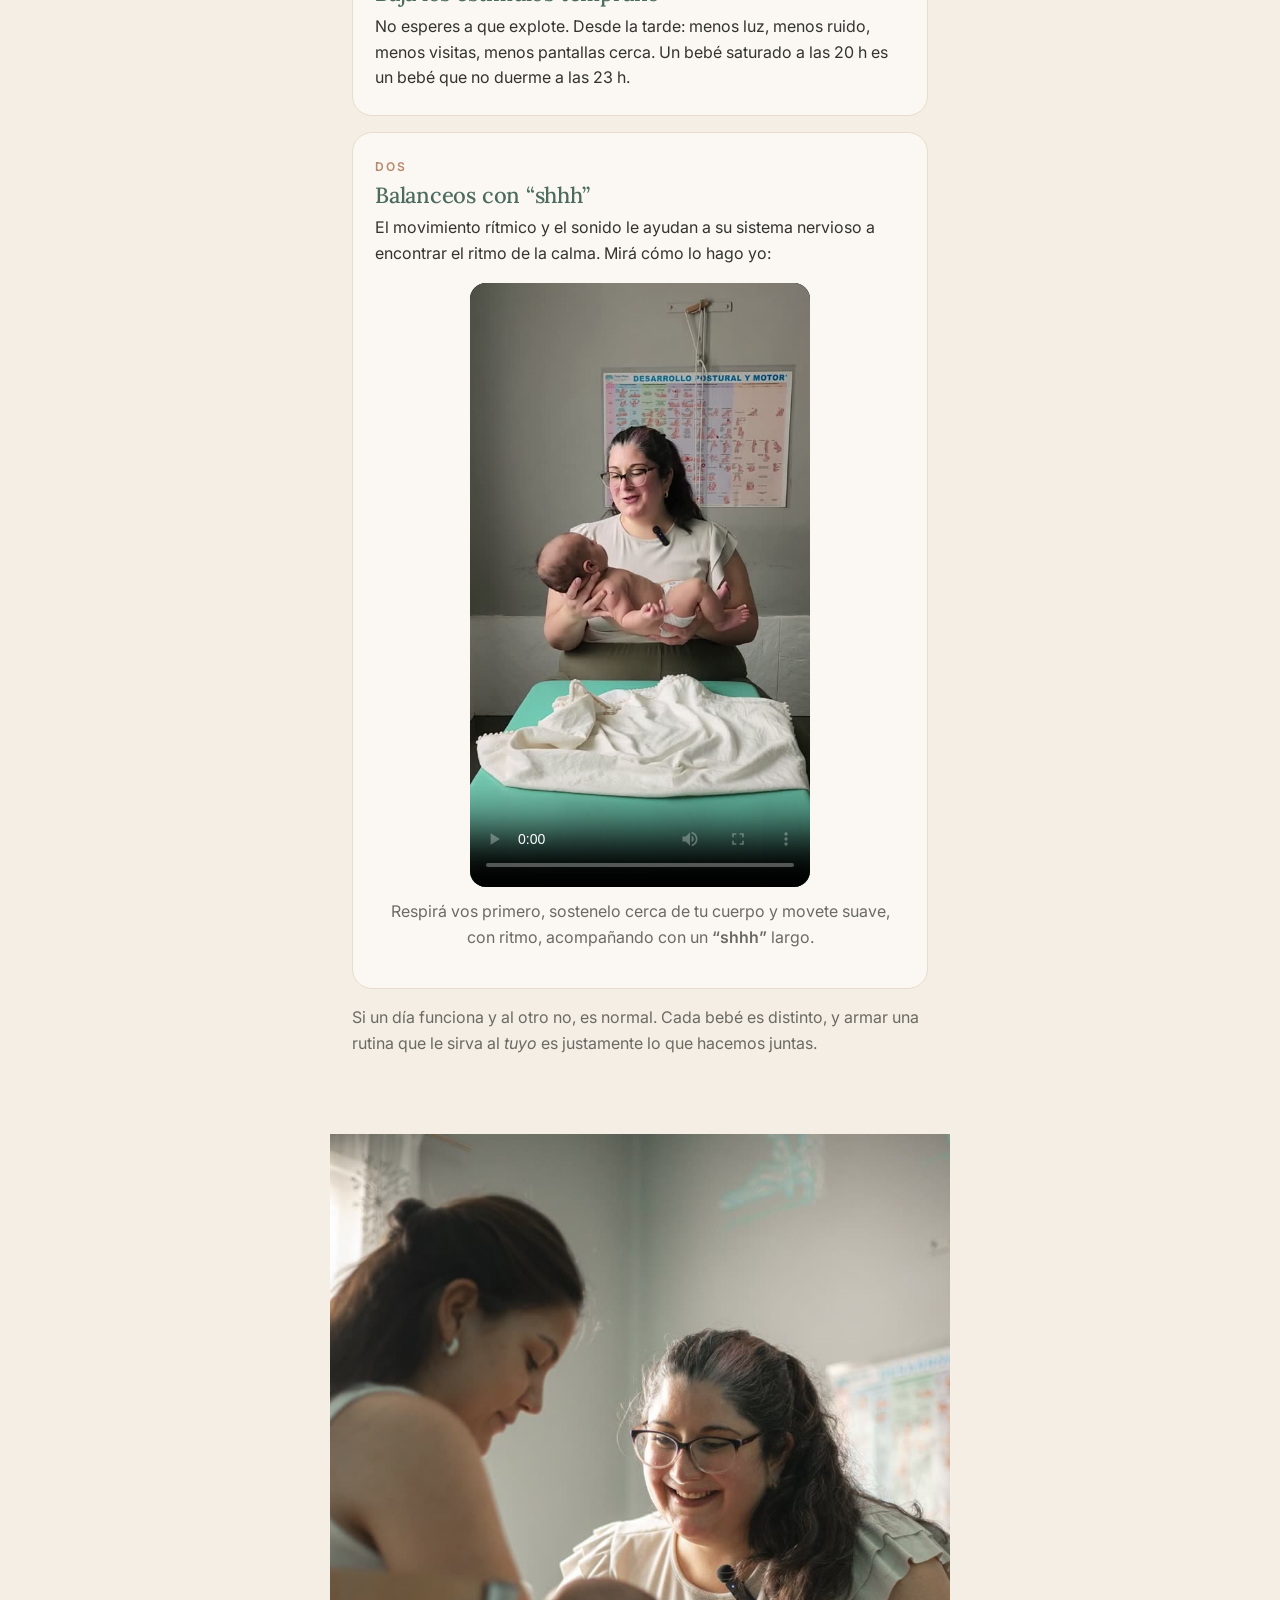
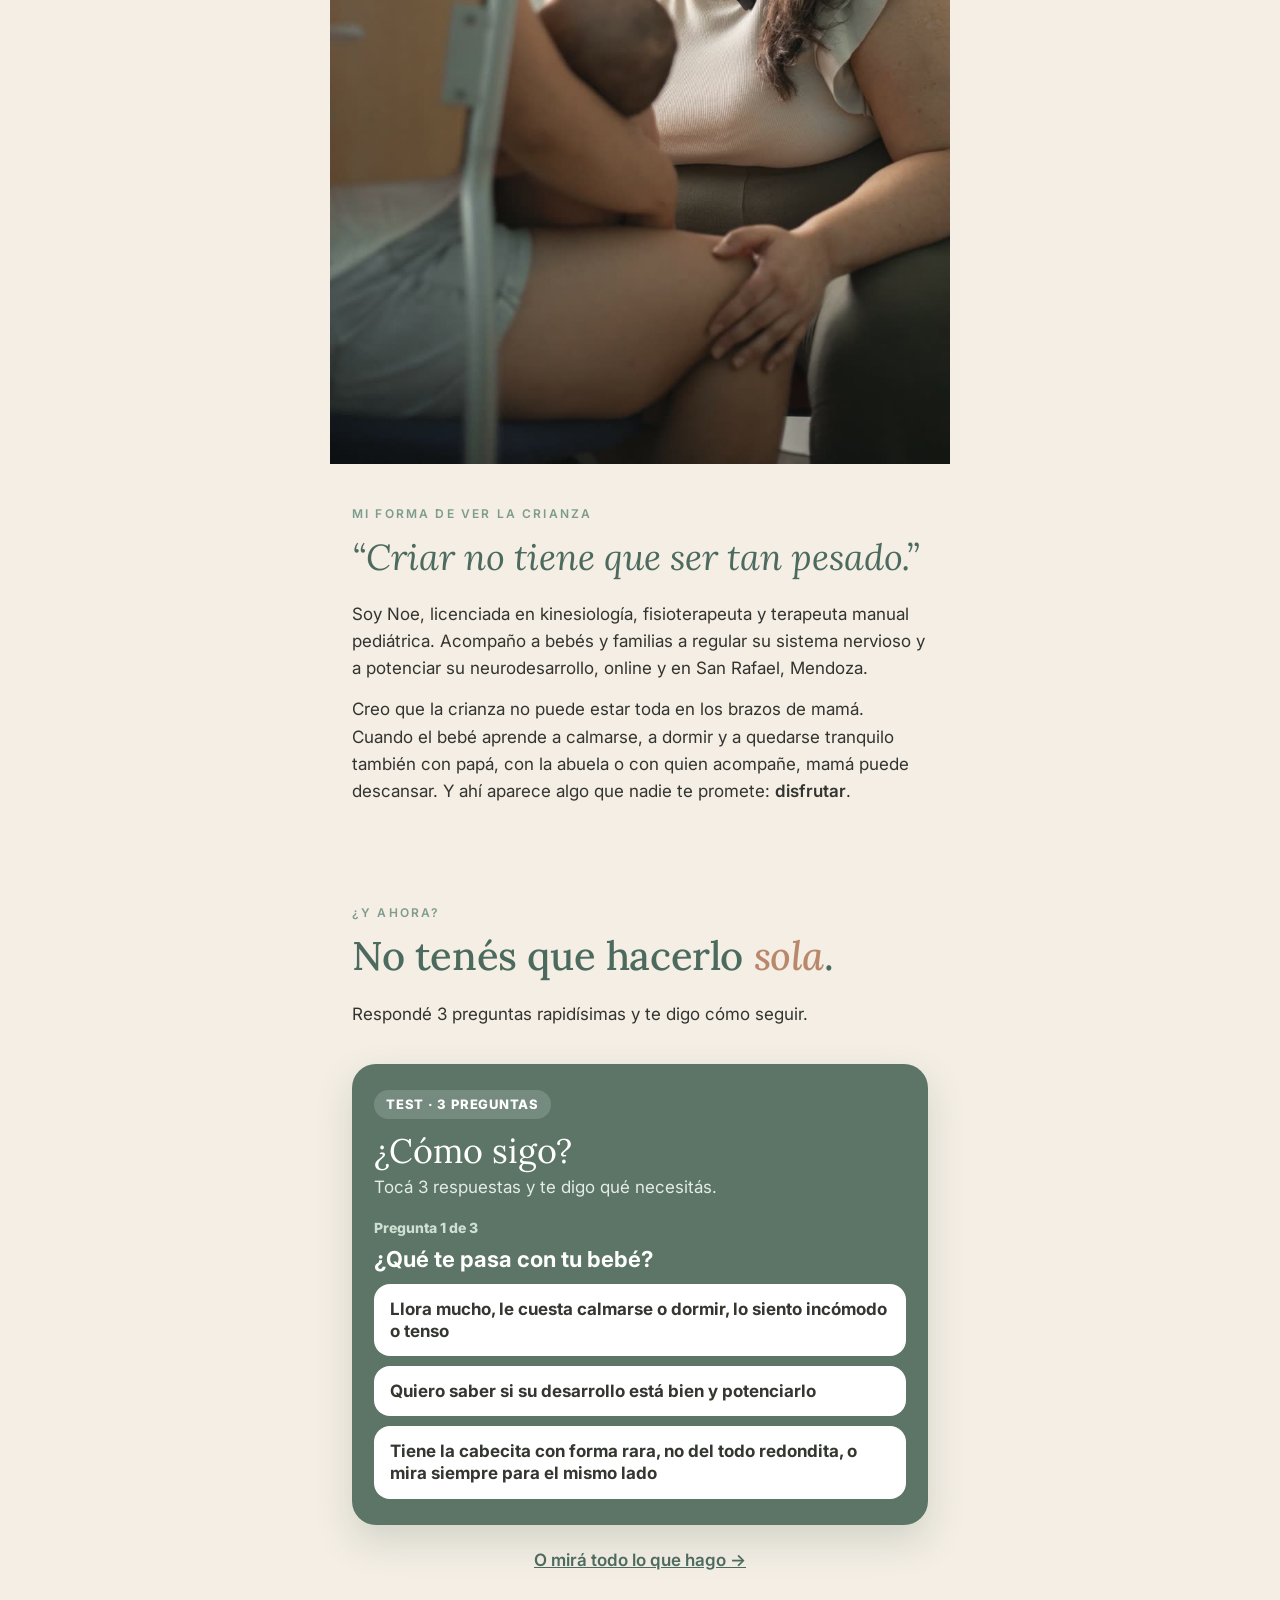
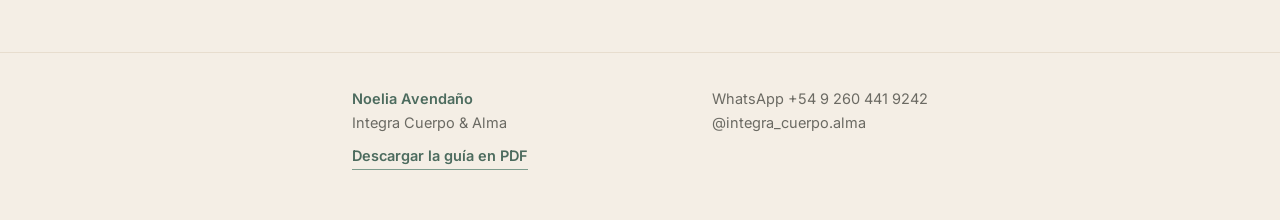
<file: integra-web/guia-calma/index.html>
<!doctype html>
<html lang="es">
<head>
<meta charset="utf-8">
<meta name="viewport" content="width=device-width, initial-scale=1">
<title>Guía Calma · Noelia Avendaño</title>
<meta name="description" content="Cuando tu bebé llora y no sabés qué hacer. Una primera mirada para comprender su cuerpo y su sistema nervioso.">
<meta property="og:title" content="Guía Calma · Cuando tu bebé llora y no sabés qué hacer">
<meta property="og:description" content="Una primera mirada para comprender a tu bebé, su cuerpo y su sistema nervioso. Por Noelia Avendaño.">
<meta property="og:image" content="https://integraregulacion.vercel.app/guia-calma/compartir.jpg">
<meta property="og:type" content="website">
<link rel="preconnect" href="https://fonts.googleapis.com">
<link rel="preconnect" href="https://fonts.gstatic.com" crossorigin>
<link href="https://fonts.googleapis.com/css2?family=Inter:wght@400;500;600&family=Lora:ital,wght@0,400;0,500;1,400;1,500&display=swap" rel="stylesheet">
<style>
  :root{
    --beige:#F4EEE5; --arena:#E7DDCE; --crema:#FBF8F3;
    --euca:#7E9C8D; --euca-d:#4C6B5E; --euca-l:#DCE6DF;
    --tierra:#B9876A; --tinta:#33332F; --gris:#6B6A63;
  }
  *{box-sizing:border-box;margin:0;padding:0}
  html{scroll-behavior:smooth}
  body{background:var(--beige);color:var(--tinta);font-family:"Inter",system-ui,sans-serif;font-size:17px;line-height:1.6;-webkit-font-smoothing:antialiased}
  img,video{display:block;max-width:100%}
  a{color:inherit;text-decoration:none}
  h1,h2,h3,.serif{font-family:"Lora",Georgia,serif;font-weight:500;letter-spacing:-.01em}
  h2{font-size:clamp(30px,7vw,40px);line-height:1.12;color:var(--euca-d);margin-bottom:22px}
  h2 em{font-style:italic;color:var(--tierra)}
  h3{font-size:22px;color:var(--euca-d);margin-bottom:6px;line-height:1.25}
  p{margin-bottom:14px}
  b{font-weight:600}
  .wrap{max-width:620px;margin:0 auto;padding:0 22px}
  section{padding:64px 0}
  .kicker{font-size:12px;letter-spacing:.18em;text-transform:uppercase;color:var(--euca);font-weight:600;margin-bottom:12px}
  .soft{color:var(--gris)}
  .big{font-family:"Lora",serif;font-size:21px;line-height:1.45}
  .reveal{opacity:0;transform:translateY(18px);transition:opacity .8s ease,transform .8s ease}
  .noreveal .reveal{opacity:1;transform:none;transition:none}
  .reveal.on{opacity:1;transform:none}

  /* PORTADA */
  .hero{position:relative;min-height:100svh;padding:0;display:flex;flex-direction:column;background:var(--beige)}
  .hero .txt{padding:44px 24px 26px;max-width:620px;width:100%;margin:0 auto}
  .hero .ph{flex:1;position:relative;display:flex;align-items:center;justify-content:center}
  .hero img{width:100%;height:auto}
  .hero h1{font-size:clamp(60px,17vw,96px);line-height:.95;color:var(--euca-d);margin-bottom:12px}
  .hero h1 span{font-style:italic;color:var(--euca)}
  .hero .sub{font-family:"Lora",serif;font-size:clamp(22px,5.6vw,28px);line-height:1.3;margin-bottom:20px}
  .hero .line{width:44px;height:1.5px;background:var(--euca);margin-bottom:12px}
  .hero .who{font-size:13.5px;line-height:1.6}
  .hero .who b{display:block;color:var(--euca-d);letter-spacing:.12em;text-transform:uppercase;font-size:13px}
  @media (min-width:760px){.hero{flex-direction:row}.hero .txt{align-self:center;padding:40px 48px}.hero .ph img{max-height:100svh;width:auto;max-width:100%}}
  .scroll{position:absolute;z-index:2;bottom:22px;left:50%;transform:translateX(-50%);background:var(--crema);color:var(--euca-d);font-size:13px;font-weight:600;padding:10px 18px;border-radius:40px;box-shadow:0 6px 20px rgba(0,0,0,.12);animation:bob 2.4s ease-in-out infinite;white-space:nowrap}
  @keyframes bob{50%{transform:translate(-50%,-6px)}}

  /* ESCENA */
  .scene{font-family:"Lora",serif;font-size:clamp(32px,8vw,44px);line-height:1.16;color:var(--euca-d);margin-bottom:26px}
  .scene em{color:var(--tierra)}
  .check{list-style:none;display:grid;grid-template-columns:1fr 1fr;column-gap:18px;margin:8px 0 26px}
  .check li{padding:11px 0 11px 30px;position:relative;border-bottom:1px solid var(--arena);font-size:16px;cursor:pointer;user-select:none;transition:color .3s}
  .check li:before{content:"";position:absolute;left:0;top:14px;width:18px;height:18px;border:1.5px solid var(--euca);border-radius:3px;transition:background .3s}
  .check li.on:before{background:var(--euca-d);border-color:var(--euca-d)}
  .check li.on:after{content:"";position:absolute;left:6px;top:16px;width:5px;height:10px;border:solid #fff;border-width:0 2px 2px 0;transform:rotate(45deg)}
  .check li.on{color:var(--gris)}
  .callout{background:var(--euca-d);color:var(--crema);border-radius:20px;padding:28px 26px 22px}
  .callout .serif{font-size:24px;line-height:1.3;color:#fff;margin-bottom:8px}
  .callout p{margin:0;opacity:.92;font-size:16px}

  /* MITOS */
  .myths{display:flex;flex-wrap:wrap;gap:9px;margin-bottom:28px}
  .myths span{font-family:"Lora",serif;font-style:italic;font-size:17px;padding:6px 15px;border-radius:40px;background:var(--arena);color:var(--gris);text-decoration:line-through;text-decoration-color:var(--tierra);text-decoration-thickness:1.6px}
  .truth{font-family:"Lora",serif;font-size:clamp(24px,6vw,29px);line-height:1.28;color:var(--euca-d);border-left:3px solid var(--tierra);padding-left:20px;margin-bottom:28px}
  .signs{display:grid;grid-template-columns:1fr 1fr;gap:10px;margin-top:10px}
  .signs div{background:var(--crema);border:1px solid var(--arena);border-radius:14px;padding:14px 15px;font-size:15px;line-height:1.4}
  .signs b{display:block;color:var(--euca-d);font-size:12px;letter-spacing:.06em;margin-bottom:3px}

  /* PROFUNDO */
  .deep div{display:flex;gap:16px;padding:15px 0;border-bottom:1px solid var(--arena)}
  .deep i{font-style:normal;font-family:"Lora",serif;font-size:19px;color:var(--tierra);flex:0 0 28px}
  .deep p{margin:0;font-size:16px;line-height:1.5}
  .question{margin-top:30px}
  .question b{font-weight:500;color:var(--euca-d)}

  /* PRIMERO VOS */
  .you{background:var(--euca-l)}
  .steps{counter-reset:s;margin:18px 0 30px}
  .steps div{counter-increment:s;display:flex;gap:16px;align-items:center;margin-bottom:14px}
  .steps div:before{content:counter(s);flex:0 0 38px;height:38px;border-radius:50%;background:var(--euca-d);color:#fff;font-family:"Lora",serif;font-size:19px;display:flex;align-items:center;justify-content:center}
  .steps p{margin:0;font-size:17px;line-height:1.4}
  .breathe{display:flex;flex-direction:column;align-items:center;margin:6px 0 34px}
  .orb{width:150px;height:150px;border-radius:50%;background:radial-gradient(circle at 35% 35%,#A9C2B5,var(--euca-d));animation:breathe 10s ease-in-out infinite;box-shadow:0 0 0 14px rgba(126,156,141,.18)}
  .orb-txt{margin-top:22px;font-family:"Lora",serif;font-style:italic;font-size:19px;color:var(--euca-d);height:28px}
  @keyframes breathe{0%,100%{transform:scale(.72)}40%{transform:scale(1)}50%{transform:scale(1)}}
  .media-card{background:var(--crema);border:1px solid var(--euca);border-radius:20px;padding:22px}
  .media-card b.t{display:block;font-family:"Lora",serif;font-weight:500;font-size:21px;color:var(--euca-d)}
  .media-card small{display:block;color:var(--gris);font-size:14.5px;margin-bottom:14px}
  audio{width:100%}

  /* ESTA NOCHE */
  .tcard{background:var(--crema);border:1px solid var(--arena);border-radius:20px;padding:24px 22px;margin-bottom:16px}
  .tag{font-size:12px;letter-spacing:.16em;text-transform:uppercase;color:var(--tierra);font-weight:600;margin-bottom:6px}
  .tcard p{font-size:16px}
  .video{margin-top:16px;border-radius:16px;overflow:hidden;background:#000;max-width:340px;margin-left:auto;margin-right:auto}
  .video video{width:100%;height:auto}
  .vcap{font-size:15px;color:var(--gris);text-align:center;margin-top:12px}

  /* QUIÉN SOY */
  .me{padding-top:0}
  .me img{width:100%;max-width:620px;height:auto;margin:0 auto}
  .me .wrap{padding-top:40px}
  .quote{font-family:"Lora",serif;font-style:italic;font-size:clamp(28px,7vw,36px);line-height:1.2;color:var(--euca-d);margin-bottom:22px}

  /* CAMINOS */
  .path{border-radius:22px;padding:28px 24px 24px;margin-bottom:18px}
  .path h3{font-size:27px;margin-bottom:8px}
  .path p{font-size:16px;line-height:1.5}
  .path ul{list-style:none;font-size:15.5px;margin:4px 0 20px}
  .path li{padding-left:20px;position:relative;margin-bottom:6px}
  .path li:before{content:"";position:absolute;left:0;top:9px;width:8px;height:8px;border-radius:50%}
  .btns{display:flex;gap:10px;flex-wrap:wrap}
  .btn{display:inline-block;font-size:15px;font-weight:600;padding:13px 22px;border-radius:40px;transition:transform .2s}
  .btn:active{transform:scale(.97)}
  .btn.o{border:1.5px solid currentColor}
  .path.mc{background:var(--arena)}
  .path.mc .tag{color:var(--euca-d)}
  .path.mc .btn{background:var(--euca-d);color:#fff}
  .path.mc .btn.o{background:transparent;color:var(--euca-d)}
  .path.cl{background:var(--euca-d);color:var(--crema)}
  .path.cl .tag{color:#E9D3BF}
  .path.cl h3{color:#fff}
  .path.cl li:before{background:#E9D3BF}
  .path.cl .btn{background:var(--crema);color:var(--euca-d)}
  .path.cl .btn.o{background:transparent;color:var(--crema)}
  .path.uno{background:var(--crema);border:1.5px solid var(--tierra)}
  .path.uno li:before{background:var(--euca)}
  .path.uno .btn{background:var(--tierra);color:#fff}
  .path.uno .btn.o{background:transparent;color:var(--euca-d)}

  footer{padding:34px 0 50px;border-top:1px solid var(--arena)}
  footer .wrap{display:flex;justify-content:space-between;gap:16px;flex-wrap:wrap;font-size:14.5px;color:var(--gris);line-height:1.7}
  footer b{color:var(--euca-d);font-weight:600}
  .pdf{display:inline-block;margin-top:8px;color:var(--euca-d);font-weight:600;border-bottom:1px solid var(--euca)}
  .wa{position:fixed;right:16px;bottom:16px;z-index:10;width:56px;height:56px;border-radius:50%;background:var(--euca-d);display:flex;align-items:center;justify-content:center;box-shadow:0 8px 24px rgba(0,0,0,.18)}
  @media (prefers-reduced-motion:reduce){.reveal{opacity:1;transform:none}.orb,.scroll{animation:none}}
</style>
<link rel="stylesheet" href="../assets/test.css">
</head>
<body>

<!-- PORTADA -->
<header class="hero">
  <div class="txt">
    <h1>Guía<br><span>Calma</span></h1>
    <div class="sub">Cuando tu bebé llora y no sabés qué hacer.</div>
    <div class="line"></div>
    <div class="who"><b>Noelia Avendaño</b>Licenciada en Kinesiología / Fisioterapeuta<br>Terapia Manual Pediátrica Integrativa<br>Regulación del sistema nervioso y neurodesarrollo</div>
  </div>
  <div class="ph"><img src="foto-portada.jpg" alt="Noelia acompañando a un bebé con un masaje suave"></div>

</header>

<!-- ESCENA -->
<section id="empezar">
  <div class="wrap reveal">
    <div class="kicker">Empecemos por acá</div>
    <div class="scene">Son las 3 de la mañana.<br>Ya revisaste todo.<br><em>Y sigue llorando.</em></div>
    <p>Primero lo primero: <b>no estás haciendo nada mal</b>. Tu bebé no es “difícil”, no es “caprichoso” y no te está manipulando. El llanto es su forma de hablar. Su cuerpo está diciendo que algo necesita atención.</p>
    <p class="soft">Seguro ya pasaste por esta lista mil veces (tocá para tildar):</p>
    <ul class="check">
      <li>Hambre</li><li>Cansancio</li><li>Pañal</li><li>Brazos y contacto</li><li>Frío o calor</li><li>Demasiados estímulos</li>
    </ul>
    <div class="callout">
      <div class="serif">¿Y si revisaste todo y sigue incómodo?</div>
      <p>Ahí es donde hay que dejar de mirar solo el síntoma y empezar a mirar el cuerpo y el sistema nervioso. De eso se trata esta guía.</p>
    </div>
  </div>
</section>

<!-- MITOS -->
<section style="padding-top:20px">
  <div class="wrap reveal">
    <div class="kicker">Lo que te dijeron</div>
    <h2>Basta de quedarnos con <em>la etiqueta</em>.</h2>
    <div class="myths"><span>“Son cólicos”</span><span>“Tiene gases”</span><span>“Es reflujo”</span><span>“Ya se le va a pasar”</span><span>“Lo tenés muy a upa”</span></div>
    <div class="truth">Muchas veces no es la panza. Es un sistema nervioso que todavía no sabe volver solo a la calma.</div>
    <p>Los primeros meses, tu bebé está aprendiendo a organizar todo lo que recibe: sonidos, luces, movimiento, la teta, el sueño, las sensaciones de su propio cuerpo. Cuando se satura, se queda “en alerta”. Y desde ahí, todo cuesta más.</p>
    <p class="soft" style="margin-bottom:4px">Algunas señales de que está en alerta:</p>
    <div class="signs">
      <div><b>IRRITABILIDAD</b>Se enoja rápido y le cuesta volver.</div>
      <div><b>CUERPO TENSO</b>Rígido, se arquea hacia atrás.</div>
      <div><b>SUEÑO</b>Le cuesta dormirse o se despierta enseguida.</div>
      <div><b>SOLO CON MAMÁ</b>No se calma en otros brazos.</div>
      <div><b>TETA TODO EL TIEMPO</b>La busca para calmarse, no por hambre.</div>
      <div><b>“MUY TRANQUI”</b>Un bebé quietito no siempre está regulado.</div>
    </div>
  </div>
</section>

<!-- PROFUNDO -->
<section style="padding-top:20px">
  <div class="wrap reveal">
    <div class="kicker">Cuando se repite todos los días</div>
    <h2>A veces hay algo más <em>en el cuerpo</em>.</h2>
    <p>Cada bebé tiene su historia. Cuando el malestar se repite, vale la pena mirar con más detalle:</p>
    <div class="deep">
      <div><i>01</i><p><b>Molestias digestivas.</b> Gases, panza hinchada, incomodidad después de comer o reflujo.</p></div>
      <div><i>02</i><p><b>Tensiones en el cuerpo.</b> En espalda, cuello o tensión dural, que pueden quedar después del nacimiento o aparecer durante el desarrollo.</p></div>
      <div><i>03</i><p><b>Dificultad para alimentarse.</b> Le cuesta coordinar succión, tragar y respirar, y se cansa o se frustra.</p></div>
      <div><i>04</i><p><b>Sensibilidades o alergias.</b> Como la alergia a la proteína de leche de vaca, que necesita una valoración médica.</p></div>
      <div><i>05</i><p><b>Algún malestar o enfermedad.</b> A veces el llanto es la forma de avisar que algo no está bien.</p></div>
    </div>
    <p class="big question">La pregunta no es <i>“¿qué tiene?”</i>.<br>Es <b>“¿qué me está queriendo contar?”</b></p>
  </div>
</section>

<!-- PRIMERO VOS -->
<section class="you">
  <div class="wrap reveal">
    <div class="kicker">Antes de calmarlo a él</div>
    <h2>Primero <em>vos</em>.</h2>
    <p class="big">Un bebé chiquito no puede calmarse solo. Se calma apoyándose en <b style="font-weight:500;color:var(--euca-d)">tu</b> sistema nervioso. Si vos estás a mil, él lo siente.</p>
    <p>No es una exigencia más. Es un minuto para vos. Probalo ahora, mientras leés:</p>
    <div class="steps">
      <div><p>Cerrá los ojos y apoyá bien los pies en el piso.</p></div>
      <div><p>Inhalá despacio <b>por la nariz</b>.</p></div>
      <div><p>Soltá el aire <b>por la boca</b>, largo, como un suspiro.</p></div>
      <div><p>En cada exhalación aflojá algo: la mandíbula, los hombros, la panza.</p></div>
      <div><p>Repetí unas cuantas veces. Notá cómo baja tu cuerpo.</p></div>
    </div>
    <div class="breathe" aria-hidden="true">
      <div class="orb"></div>
      <div class="orb-txt" id="orbTxt">Inhalá por la nariz…</div>
    </div>
    <div class="media-card">
      <b class="t">Respiración para mapadres</b>
      <small>Un audio de 7 minutos para que bajes tu activación. Ponete cómoda y dale play.</small>
      <audio controls preload="none" src="../assets/respiracion-mapadres.mp3"></audio>
    </div>
  </div>
</section>

<!-- ESTA NOCHE -->
<section>
  <div class="wrap reveal">
    <div class="kicker">Para probar esta noche</div>
    <h2>Dos cosas <em>simples</em> para empezar.</h2>
    <div class="tcard">
      <div class="tag">Uno</div>
      <h3>Bajá los estímulos temprano</h3>
      <p style="margin:0">No esperes a que explote. Desde la tarde: menos luz, menos ruido, menos visitas, menos pantallas cerca. Un bebé saturado a las 20 h es un bebé que no duerme a las 23 h.</p>
    </div>
    <div class="tcard">
      <div class="tag">Dos</div>
      <h3>Balanceos con “shhh”</h3>
      <p>El movimiento rítmico y el sonido le ayudan a su sistema nervioso a encontrar el ritmo de la calma. Mirá cómo lo hago yo:</p>
      <div class="video"><video controls playsinline preload="metadata" poster="balanceo-poster.jpg" src="balanceo.mp4"></video></div>
      <p class="vcap">Respirá vos primero, sostenelo cerca de tu cuerpo y movete suave, con ritmo, acompañando con un <b>“shhh”</b> largo.</p>
    </div>
    <p class="soft" style="font-size:16px">Si un día funciona y al otro no, es normal. Cada bebé es distinto, y armar una rutina que le sirva al <i>tuyo</i> es justamente lo que hacemos juntas.</p>
  </div>
</section>

<!-- QUIÉN SOY -->
<section class="me">
  <img src="foto-noe.jpg" alt="Noelia acompañando a una mamá con su bebé">
  <div class="wrap reveal">
    <div class="kicker">Mi forma de ver la crianza</div>
    <div class="quote">“Criar no tiene que ser tan pesado.”</div>
    <p>Soy Noe, licenciada en kinesiología, fisioterapeuta y terapeuta manual pediátrica. Acompaño a bebés y familias a regular su sistema nervioso y a potenciar su neurodesarrollo, online y en San Rafael, Mendoza.</p>
    <p>Creo que la crianza no puede estar toda en los brazos de mamá. Cuando el bebé aprende a calmarse, a dormir y a quedarse tranquilo también con papá, con la abuela o con quien acompañe, mamá puede descansar. Y ahí aparece algo que nadie te promete: <b>disfrutar</b>.</p>
  </div>
</section>

<!-- CAMINOS -->
<section style="padding-top:20px">
  <div class="wrap">
    <div class="reveal">
      <div class="kicker">¿Y ahora?</div>
      <h2>No tenés que hacerlo <em>sola</em>.</h2>
    </div>

    <p>Respondé 3 preguntas rapidísimas y te digo cómo seguir.</p>
    <div class="quiz">
      <span class="qtag">Test · 3 preguntas</span>
      <p class="qtitle" style="font-family:Lora,Georgia,serif">¿Cómo sigo?</p>
      <p class="qsub">Tocá 3 respuestas y te digo qué necesitás.</p>
      <div id="qbox" data-base="../" data-from="la Guía Calma"></div>
    </div>
    <p style="margin-top:22px;text-align:center"><a href="../" style="text-decoration:underline;color:var(--euca-d);font-weight:600">O mirá todo lo que hago →</a></p>
  </div>
</section>

<footer>
  <div class="wrap">
    <div><b>Noelia Avendaño</b><br>Integra Cuerpo &amp; Alma<br><a class="pdf" href="guia-calma.pdf" download>Descargar la guía en PDF</a></div>
    <div><a href="https://wa.me/5492604419242">WhatsApp +54 9 260 441 9242</a><br><a href="https://instagram.com/integra_cuerpo.alma">@integra_cuerpo.alma</a></div>
  </div>
</footer>

<a class="wa" href="https://wa.me/5492604419242?text=Hola%20Noe%21%20Le%C3%AD%20la%20Gu%C3%ADa%20Calma%20y%20tengo%20una%20consulta%20%F0%9F%8C%B1" aria-label="Escribime por WhatsApp">
  <svg width="28" height="28" viewBox="0 0 24 24" fill="#fff"><path d="M12 2a10 10 0 0 0-8.6 15.1L2 22l5-1.3A10 10 0 1 0 12 2zm0 18.2c-1.5 0-3-.4-4.3-1.2l-.3-.2-3 .8.8-2.9-.2-.3A8.2 8.2 0 1 1 12 20.2zm4.5-6.1c-.2-.1-1.5-.7-1.7-.8-.2-.1-.4-.1-.6.1l-.8 1c-.1.2-.3.2-.5.1-.7-.3-1.5-.8-2.1-1.4-.6-.5-1-1.2-1.2-1.6-.1-.2 0-.4.1-.5l.4-.4.3-.5v-.5l-.8-1.9c-.2-.5-.4-.4-.6-.4h-.5c-.2 0-.5.1-.7.3-.2.3-.9.9-.9 2.2s.9 2.5 1 2.7c.1.2 1.8 2.8 4.4 3.9 1.6.7 2.3.7 3.1.6.5-.1 1.5-.6 1.7-1.2.2-.6.2-1.1.2-1.2-.1-.1-.2-.2-.5-.3z"/></svg>
</a>

<script>
  // aparecer al hacer scroll
  const io = new IntersectionObserver(es => es.forEach(e => { if (e.isIntersecting) { e.target.classList.add('on'); io.unobserve(e.target); } }), { threshold: .12 });
  document.querySelectorAll('.reveal').forEach(el => io.observe(el));
  // checklist tildable
  document.querySelectorAll('.check li').forEach(li => li.addEventListener('click', () => li.classList.toggle('on')));
  // texto de respiración sincronizado con el círculo (10 s: 4 inhalar, 1 pausa, 5 exhalar)
  const t = document.getElementById('orbTxt');
  const cycle = () => { t.textContent = 'Inhalá por la nariz…'; setTimeout(() => t.textContent = 'Soltá por la boca…', 5000); };
  cycle(); setInterval(cycle, 10000);
</script>
<script src="../assets/test.js"></script>
</body>
</html>
</file>
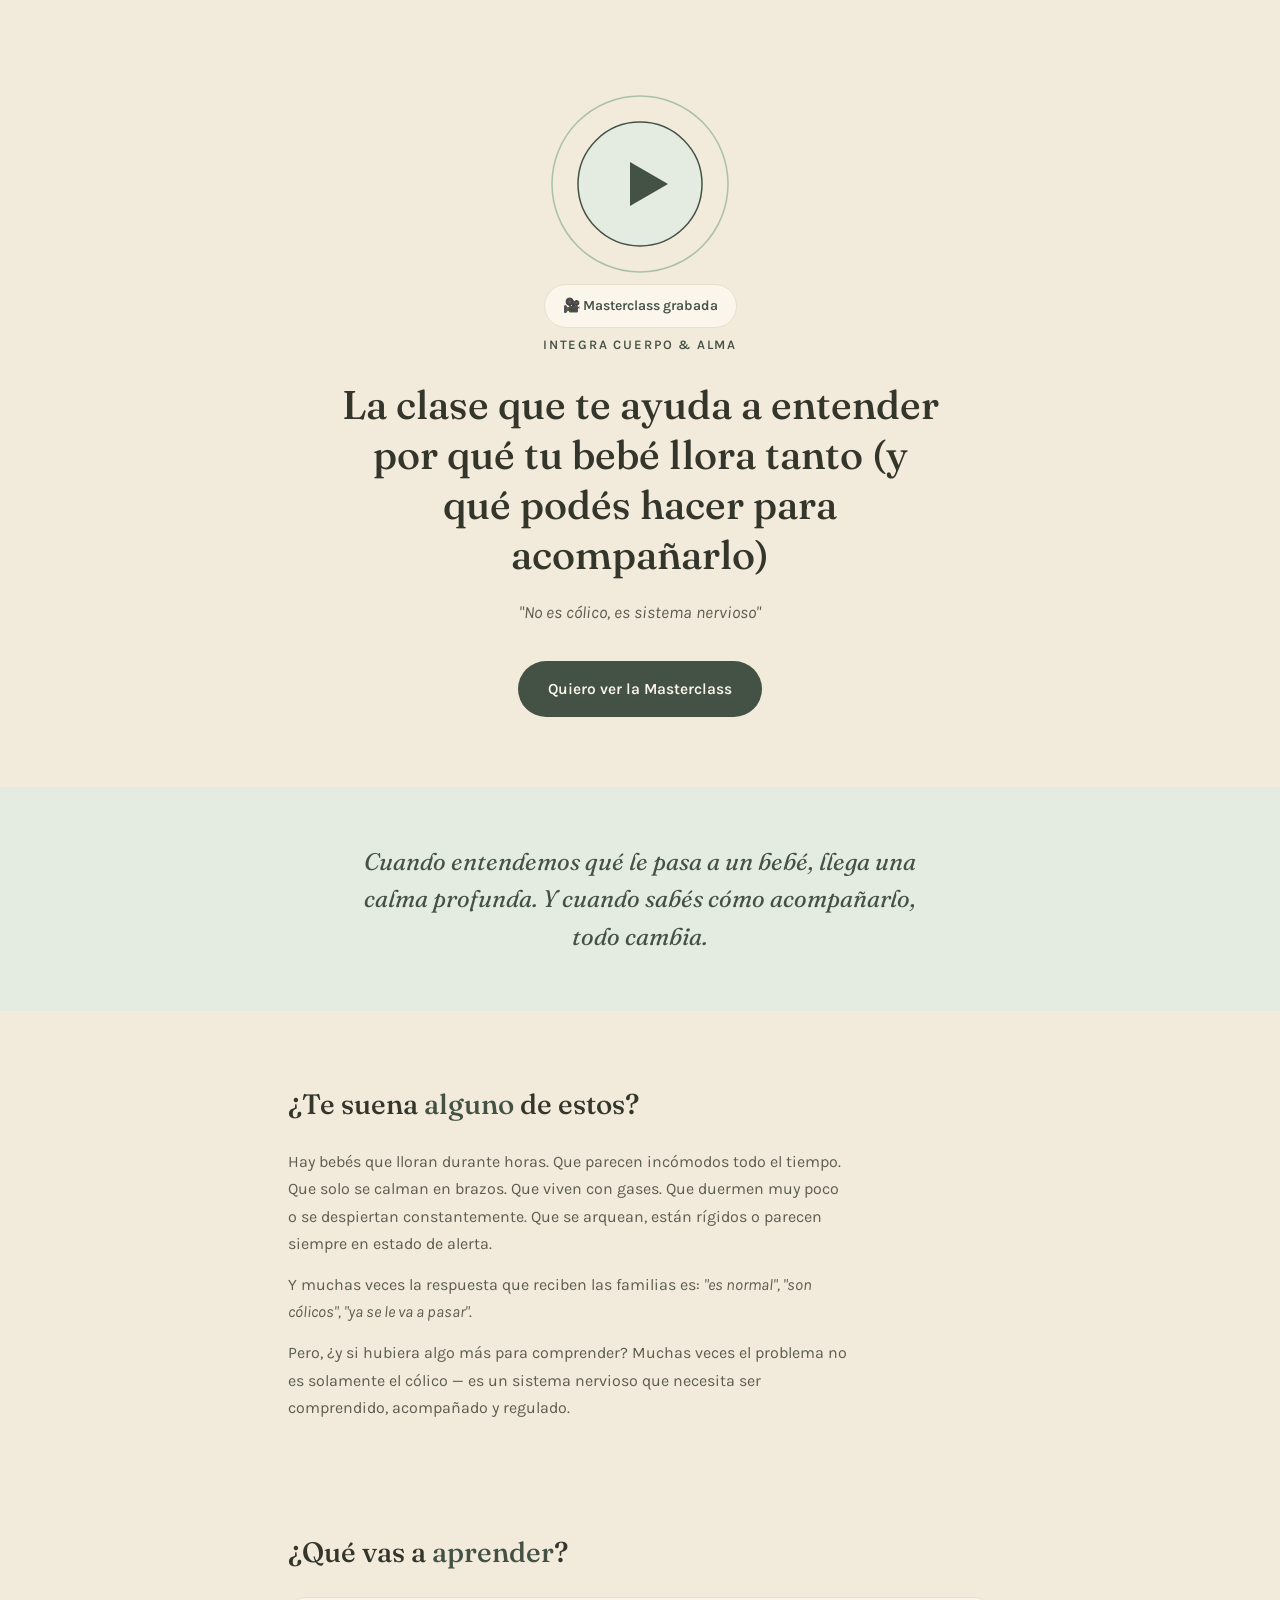
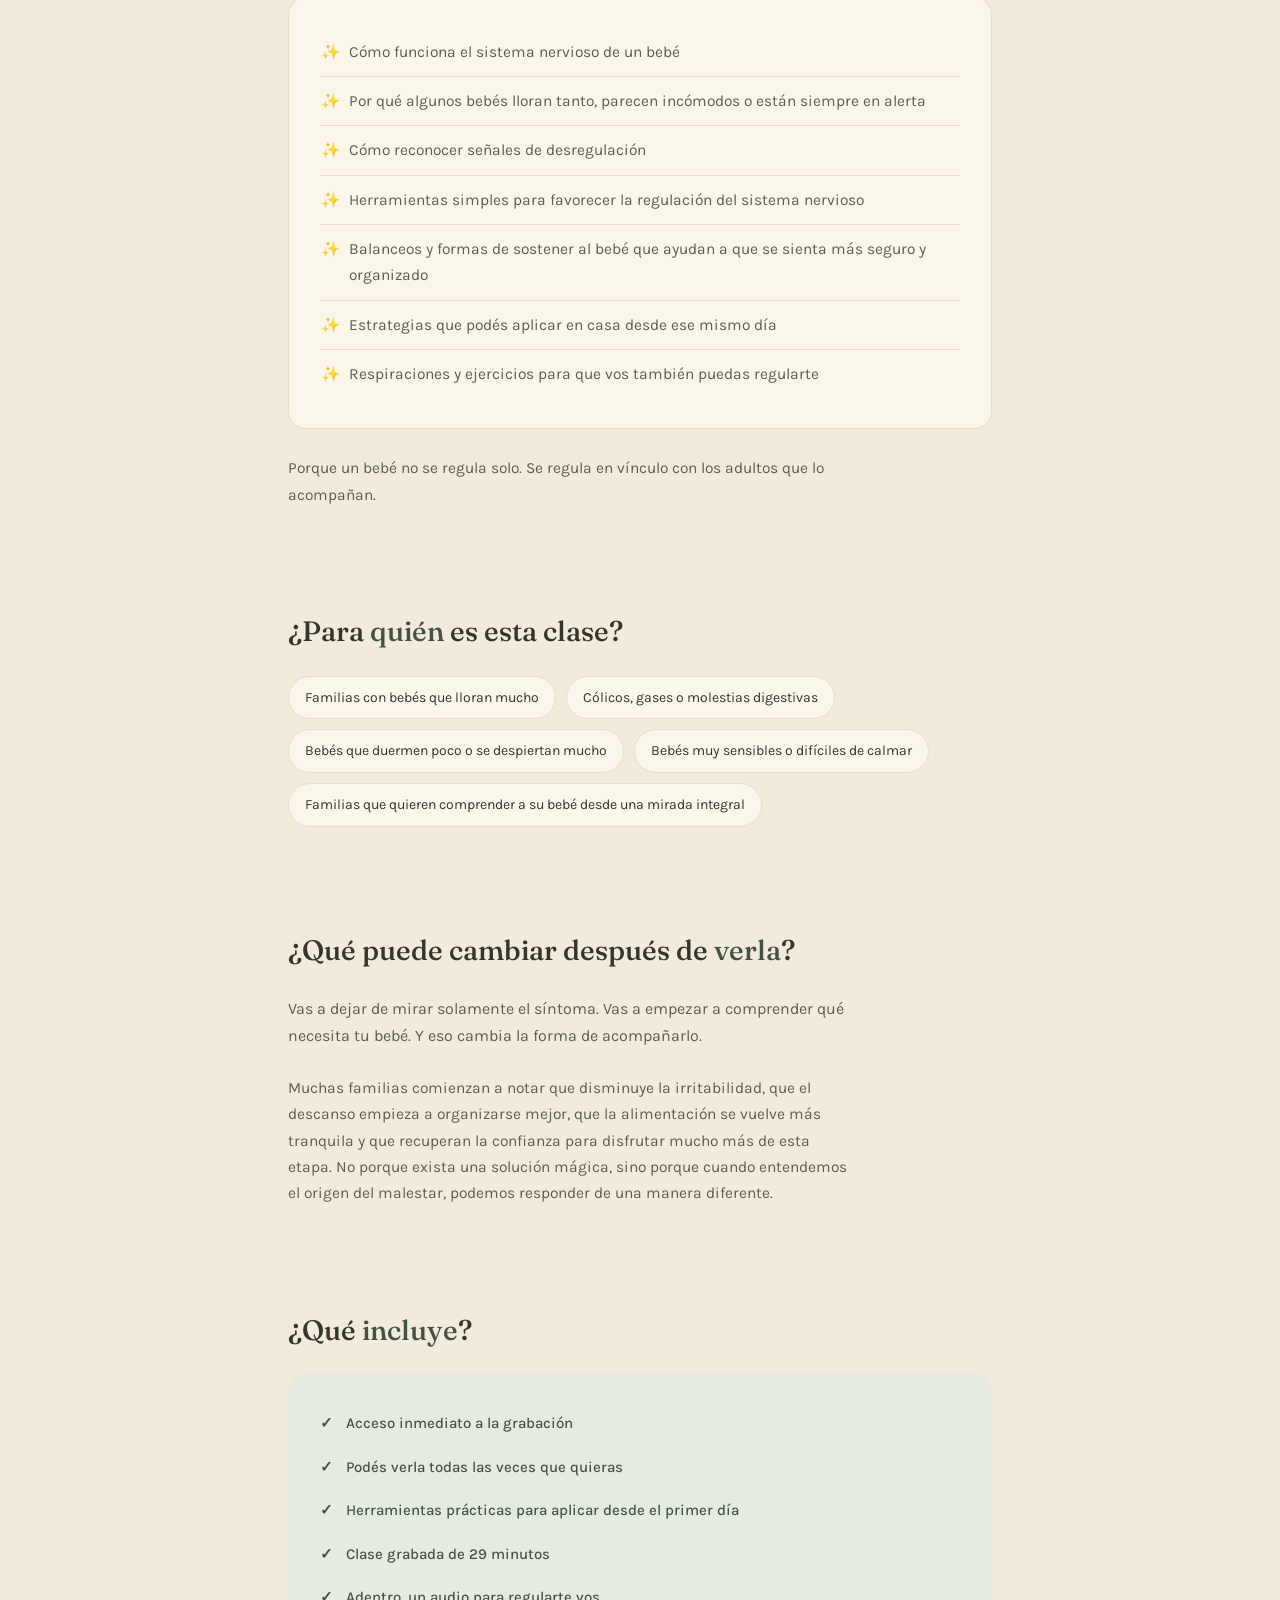
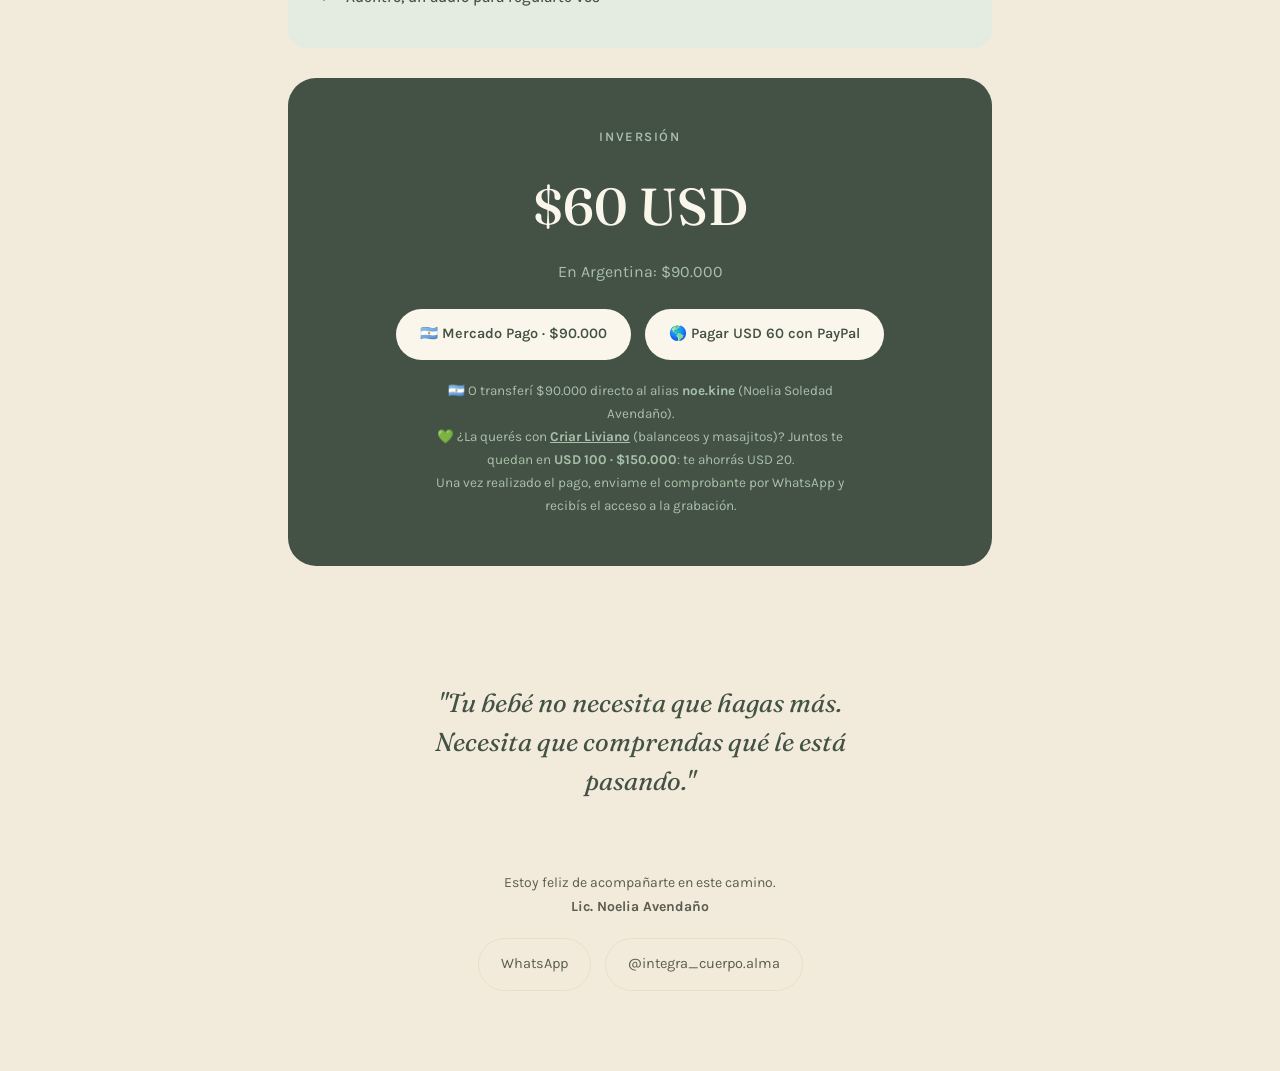
<file: integra-web/masterclass/index.html>
<!DOCTYPE html>
<html lang="es">
<head>
<meta charset="UTF-8">
<meta name="viewport" content="width=device-width, initial-scale=1.0">
<title>Masterclass: No es cólico, es sistema nervioso | Integra Cuerpo & Alma</title>
<link rel="preconnect" href="https://fonts.googleapis.com">
<link rel="preconnect" href="https://fonts.gstatic.com" crossorigin>
<link href="https://fonts.googleapis.com/css2?family=Fraunces:ital,opsz,wght@0,9..144,300;0,9..144,400;0,9..144,500;0,9..144,600;1,9..144,400;1,9..144,500&family=Karla:wght@400;500;600;700&display=swap" rel="stylesheet">
<style>
  :root {
    --cream: #F2EBDC; --cream-light: #FAF6EC; --cream-deep: #E9DFC9;
    --eucalyptus: #7E9A80; --eucalyptus-light: #A9C0AA; --eucalyptus-pale: #E4EBE1; --eucalyptus-dark: #445245;
    --ink: #34362C; --ink-soft: #5B5D50; --gold: #BE9552; --gold-pale: #F0E2C6;
    --font-display: 'Fraunces', serif; --font-body: 'Karla', sans-serif;
  }
  * { margin: 0; padding: 0; box-sizing: border-box; }
  html { scroll-behavior: smooth; }
  body { font-family: var(--font-body); background: var(--cream); color: var(--ink); line-height: 1.7; -webkit-font-smoothing: antialiased; }
  img, svg { display: block; max-width: 100%; }
  .wrap { max-width: 760px; margin: 0 auto; padding: 0 28px; }
  a { color: inherit; }

  /* Breathing signature: play-button ring — es una grabación */
  .breathe-wrap { display: flex; align-items: center; justify-content: center; width: 200px; height: 200px; margin: 0 auto; position: relative; }
  .breathe-wrap svg circle { transform-origin: center; animation: breathe 6s ease-in-out infinite; }
  .breathe-wrap svg circle:nth-child(2) { animation-delay: 0.4s; }
  @keyframes breathe { 0%, 100% { transform: scale(0.9); opacity: 0.65; } 50% { transform: scale(1.03); opacity: 1; } }
  @media (prefers-reduced-motion: reduce) { .breathe-wrap svg circle { animation: none; } }

  .hero { padding: 84px 0 50px; text-align: center; }
  .eyebrow { font-size: 13px; letter-spacing: 0.14em; text-transform: uppercase; color: var(--eucalyptus-dark); font-weight: 600; margin-bottom: 24px; }
  .format-tag { display: inline-flex; align-items: center; gap: 8px; background: var(--cream-light); border: 1px solid var(--cream-deep); color: var(--eucalyptus-dark); font-weight: 600; font-size: 14px; padding: 9px 18px; border-radius: 999px; margin-bottom: 6px; }
  h1 { font-family: var(--font-display); font-weight: 500; font-size: clamp(28px, 5vw, 40px); line-height: 1.25; color: var(--ink); max-width: 600px; margin: 24px auto 18px; }
  .hero-sub { max-width: 500px; margin: 0 auto 34px; color: var(--ink-soft); font-size: 17px; font-style: italic; }

  .btn { display: inline-flex; align-items: center; gap: 10px; background: var(--eucalyptus-dark); color: var(--cream-light); font-weight: 600; font-size: 15.5px; padding: 15px 30px; border-radius: 999px; text-decoration: none; transition: background 0.2s ease, transform 0.2s ease; }
  .btn:hover { background: #354031; transform: translateY(-1px); }
  .btn-row { text-align: center; margin-top: 10px; }
  .btn-sub { text-align:center; margin-top:12px; font-size:13px; color:var(--ink-soft); }

  .band { background: var(--eucalyptus-pale); padding: 56px 0; margin: 20px 0; }
  .band .wrap { text-align: center; }
  .band-quote { font-family: var(--font-display); font-style: italic; font-weight: 400; font-size: clamp(19px, 3vw, 24px); line-height: 1.55; color: var(--eucalyptus-dark); max-width: 560px; margin: 0 auto; }

  section { padding: 50px 0; }
  h2 { font-family: var(--font-display); font-weight: 500; font-size: clamp(23px, 3.2vw, 28px); color: var(--ink); margin-bottom: 20px; }
  h2 .accent { color: var(--eucalyptus-dark); }
  .lead { color: var(--ink-soft); font-size: 16px; max-width: 560px; margin-bottom: 8px; }

  .pills { display: flex; flex-wrap: wrap; gap: 10px; margin-top: 20px; }
  .pill { background: var(--cream-light); border: 1px solid var(--cream-deep); color: var(--ink); font-size: 14px; padding: 9px 16px; border-radius: 999px; }

  .list-card { background: var(--cream-light); border: 1px solid var(--cream-deep); border-radius: 18px; padding: 30px 32px; }
  .list-card ul { list-style: none; }
  .list-card li { padding: 11px 0 11px 28px; position: relative; color: var(--ink-soft); font-size: 15.5px; border-top: 1px solid var(--cream-deep); }
  .list-card li:first-child { border-top: none; }
  .list-card li::before { content: '✨'; position: absolute; left: 0; }

  .results-note { margin-top: 26px; font-size: 15.5px; color: var(--ink-soft); max-width: 560px; }
  .results-note strong { color: var(--ink); }

  .includes-card { background: var(--eucalyptus-pale); border-radius: 18px; padding: 28px 32px; margin-top: 10px; }
  .includes-card ul { list-style: none; }
  .includes-card li { padding: 9px 0 9px 26px; position: relative; color: var(--eucalyptus-dark); font-size: 15px; font-weight: 500; }
  .includes-card li::before { content: '✓'; position: absolute; left: 0; font-weight: 700; }

  .price-band { background: var(--eucalyptus-dark); color: var(--cream-light); border-radius: 28px; padding: 48px 44px; margin: 8px 0; text-align: center; }
  .band-label { font-size: 13px; letter-spacing: 0.12em; text-transform: uppercase; color: var(--eucalyptus-light); font-weight: 600; margin-bottom: 14px; }
  .price-tag { font-family: var(--font-display); font-weight: 500; font-size: clamp(40px, 7vw, 52px); margin: 4px 0 28px; }
  .pay-buttons { display: flex; gap: 14px; justify-content: center; flex-wrap: wrap; margin-bottom: 20px; }
  .pay-btn { display: inline-flex; align-items: center; gap: 8px; background: var(--cream-light); color: var(--eucalyptus-dark); font-weight: 600; font-size: 14.5px; padding: 13px 24px; border-radius: 999px; text-decoration: none; }
  .pay-note { font-size: 13.5px; color: var(--eucalyptus-light); max-width: 420px; margin: 0 auto; }

  .closing-quote { text-align: center; padding: 60px 0 20px; }
  .closing-quote p { font-family: var(--font-display); font-style: italic; font-size: clamp(20px, 3.4vw, 26px); color: var(--eucalyptus-dark); max-width: 500px; margin: 0 auto; line-height: 1.5; }

  footer { text-align: center; padding: 50px 0 60px; }
  .contact-row { display: flex; justify-content: center; gap: 14px; flex-wrap: wrap; margin-top: 20px; margin-bottom: 20px; }
  .contact-secondary { display: inline-flex; align-items: center; gap: 8px; color: var(--ink-soft); font-size: 14.5px; text-decoration: none; border: 1px solid var(--cream-deep); padding: 13px 22px; border-radius: 999px; }
  .signature { color: var(--ink-soft); font-size: 14px; }
</style>
</head>
<body>

<div class="wrap hero">
  <div class="breathe-wrap" role="img" aria-label="Ilustración de círculos concéntricos con un botón de reproducción en el centro">
    <svg width="200" height="200" viewBox="0 0 200 200">
      <circle cx="100" cy="100" r="88" fill="none" stroke="#A9C0AA" stroke-width="1.5"/>
      <circle cx="100" cy="100" r="62" fill="#E4EBE1" stroke="#445245" stroke-width="1.5"/>
      <path d="M90 78 L128 100 L90 122 Z" fill="#445245"/>
    </svg>
  </div>

  <div class="format-tag">🎥 Masterclass grabada</div>
  <div class="eyebrow">Integra Cuerpo &amp; Alma</div>
  <h1>La clase que te ayuda a entender por qué tu bebé llora tanto (y qué podés hacer para acompañarlo)</h1>
  <p class="hero-sub">"No es cólico, es sistema nervioso"</p>

  <div class="btn-row">
    <a class="btn" href="#inversion">Quiero ver la Masterclass</a>
  </div>
</div>

<div class="band">
  <div class="wrap">
    <p class="band-quote">Cuando entendemos qué le pasa a un bebé, llega una calma profunda. Y cuando sabés cómo acompañarlo, todo cambia.</p>
  </div>
</div>

<div class="wrap">
  <section>
    <h2>¿Te suena <span class="accent">alguno</span> de estos?</h2>
    <p class="lead">Hay bebés que lloran durante horas. Que parecen incómodos todo el tiempo. Que solo se calman en brazos. Que viven con gases. Que duermen muy poco o se despiertan constantemente. Que se arquean, están rígidos o parecen siempre en estado de alerta.</p>
    <p class="lead" style="margin-top:14px;">Y muchas veces la respuesta que reciben las familias es: <em>"es normal", "son cólicos", "ya se le va a pasar"</em>.</p>
    <p class="lead" style="margin-top:14px;">Pero, ¿y si hubiera algo más para comprender? Muchas veces el problema no es solamente el cólico — es un sistema nervioso que necesita ser comprendido, acompañado y regulado.</p>
  </section>

  <section>
    <h2>¿Qué vas a <span class="accent">aprender</span>?</h2>
    <div class="list-card">
      <ul>
        <li>Cómo funciona el sistema nervioso de un bebé</li>
        <li>Por qué algunos bebés lloran tanto, parecen incómodos o están siempre en alerta</li>
        <li>Cómo reconocer señales de desregulación</li>
        <li>Herramientas simples para favorecer la regulación del sistema nervioso</li>
        <li>Balanceos y formas de sostener al bebé que ayudan a que se sienta más seguro y organizado</li>
        <li>Estrategias que podés aplicar en casa desde ese mismo día</li>
        <li>Respiraciones y ejercicios para que vos también puedas regularte</li>
      </ul>
    </div>
    <p class="results-note">Porque un bebé no se regula solo. Se regula en vínculo con los adultos que lo acompañan.</p>
  </section>

  <section>
    <h2>¿Para <span class="accent">quién</span> es esta clase?</h2>
    <div class="pills">
      <span class="pill">Familias con bebés que lloran mucho</span>
      <span class="pill">Cólicos, gases o molestias digestivas</span>
      <span class="pill">Bebés que duermen poco o se despiertan mucho</span>
      <span class="pill">Bebés muy sensibles o difíciles de calmar</span>
      <span class="pill">Familias que quieren comprender a su bebé desde una mirada integral</span>
    </div>
  </section>

  <section>
    <h2>¿Qué puede cambiar después de <span class="accent">verla</span>?</h2>
    <p class="lead">Vas a dejar de mirar solamente el síntoma. Vas a empezar a comprender qué necesita tu bebé. Y eso cambia la forma de acompañarlo.</p>
    <p class="results-note">Muchas familias comienzan a notar que disminuye la irritabilidad, que el descanso empieza a organizarse mejor, que la alimentación se vuelve más tranquila y que recuperan la confianza para disfrutar mucho más de esta etapa. No porque exista una solución mágica, sino porque cuando entendemos el origen del malestar, podemos responder de una manera diferente.</p>
  </section>

  <section id="inversion">
    <h2>¿Qué <span class="accent">incluye</span>?</h2>
    <div class="includes-card">
      <ul>
        <li>Acceso inmediato a la grabación</li>
        <li>Podés verla todas las veces que quieras</li>
        <li>Herramientas prácticas para aplicar desde el primer día</li>
        <li>Clase grabada de 29 minutos</li>
        <li>Adentro, un audio para regularte vos</li>
      </ul>
    </div>

    <div class="price-band" style="margin-top:30px;">
      <div class="band-label">Inversión</div>
      <div class="price-tag">$60 USD</div>
      <p style="margin:-20px 0 24px;color:var(--eucalyptus-light);">En Argentina: $90.000</p>
      <div class="pay-buttons">
        <a class="pay-btn" href="https://mpago.la/1HBxqDC" target="_blank" rel="noopener">🇦🇷 Mercado Pago · $90.000</a>
        <a class="pay-btn" href="https://paypal.me/avendanonoe/60USD" target="_blank" rel="noopener">🌎 Pagar USD 60 con PayPal</a>
      </div>
      <p class="pay-note">🇦🇷 O transferí $90.000 directo al alias <strong>noe.kine</strong> (Noelia Soledad Avendaño).</p>
      <p class="pay-note">💚 ¿La querés con <a href="../criar-liviano/" style="color:inherit;font-weight:700">Criar Liviano</a> (balanceos y masajitos)? Juntos te quedan en <strong>USD 100 · $150.000</strong>: te ahorrás USD 20.</p>
      <p class="pay-note">Una vez realizado el pago, enviame el comprobante por WhatsApp y recibís el acceso a la grabación.</p>
    </div>
  </section>

  <div class="closing-quote">
    <p>"Tu bebé no necesita que hagas más. Necesita que comprendas qué le está pasando."</p>
  </div>
</div>

<footer>
  <div class="wrap">
    <p class="signature">Estoy feliz de acompañarte en este camino.<br><strong>Lic. Noelia Avendaño</strong></p>
    <div class="contact-row">
      <a class="contact-secondary" href="https://wa.me/5492604419242" target="_blank" rel="noopener">WhatsApp</a>
      <a class="contact-secondary" href="https://instagram.com/integra_cuerpo.alma" target="_blank" rel="noopener">@integra_cuerpo.alma</a>
    </div>
  </div>
</footer>

</body>
</html>
</file>
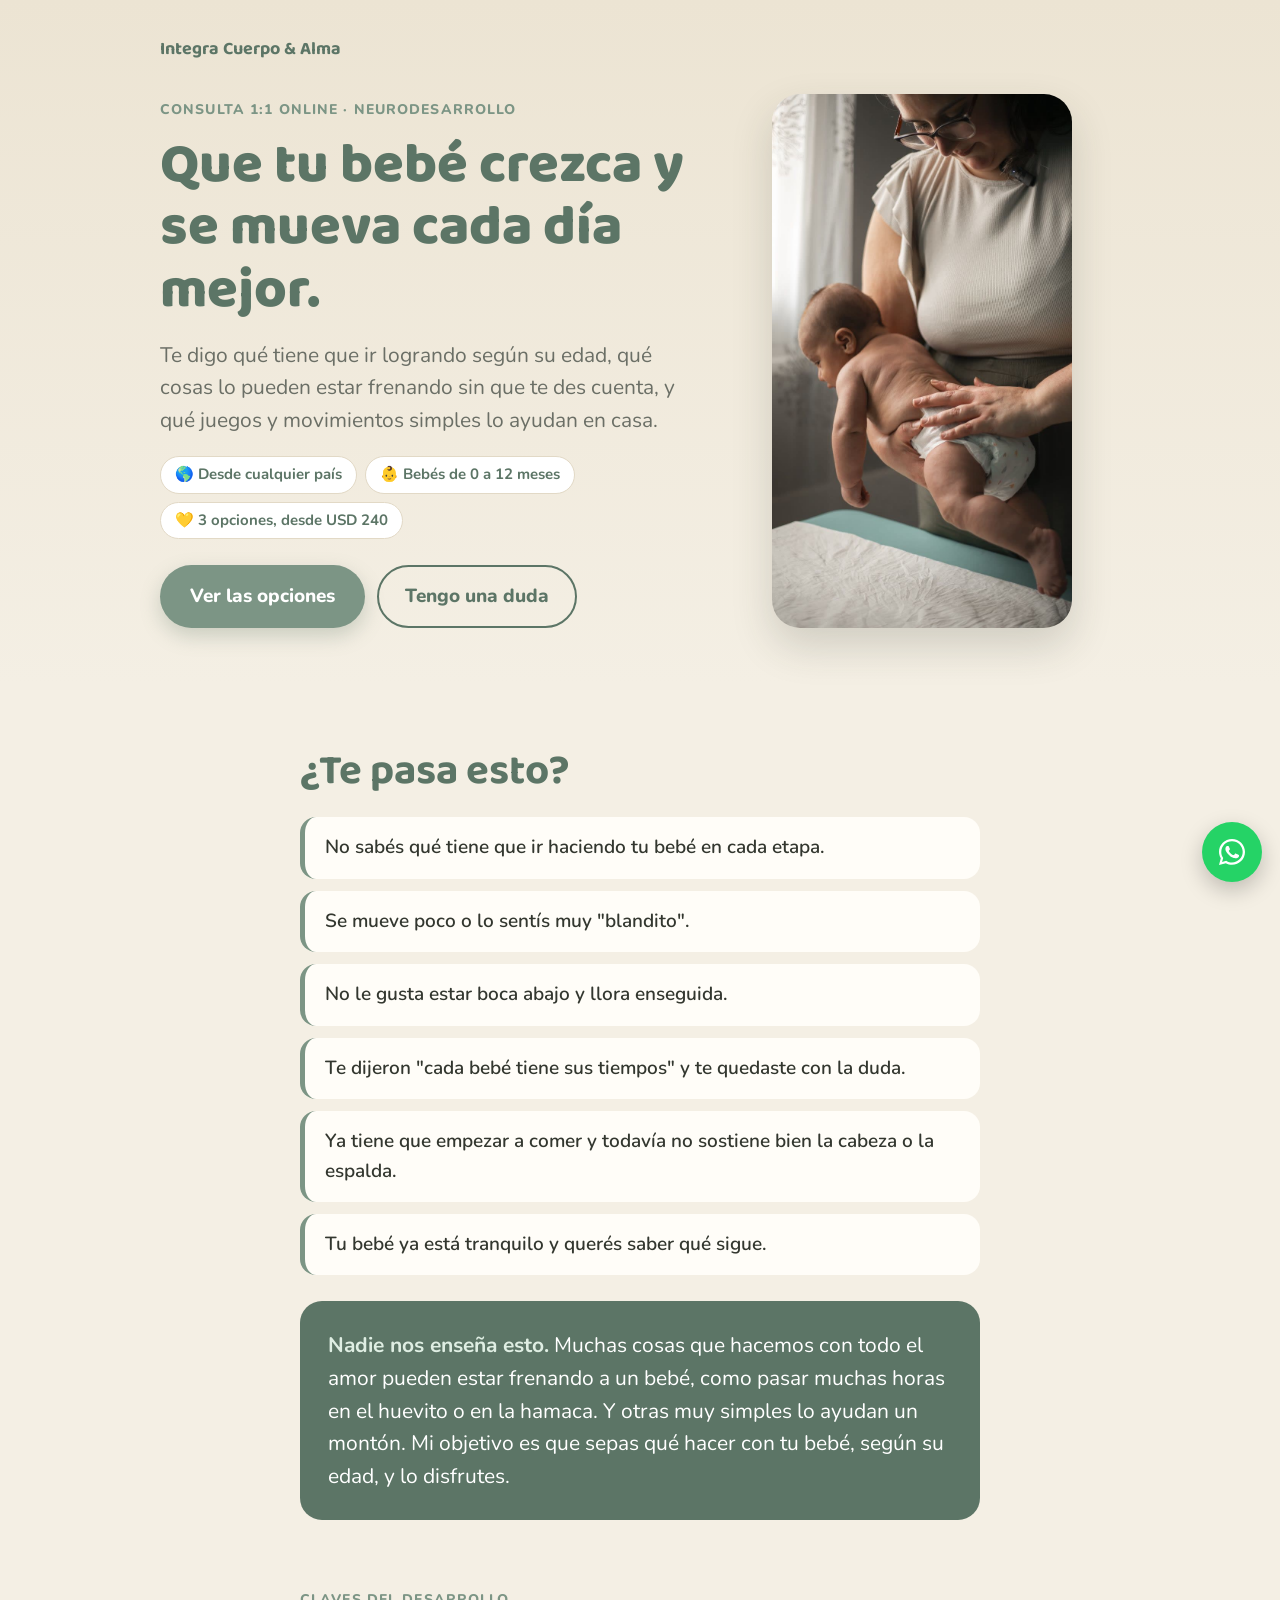
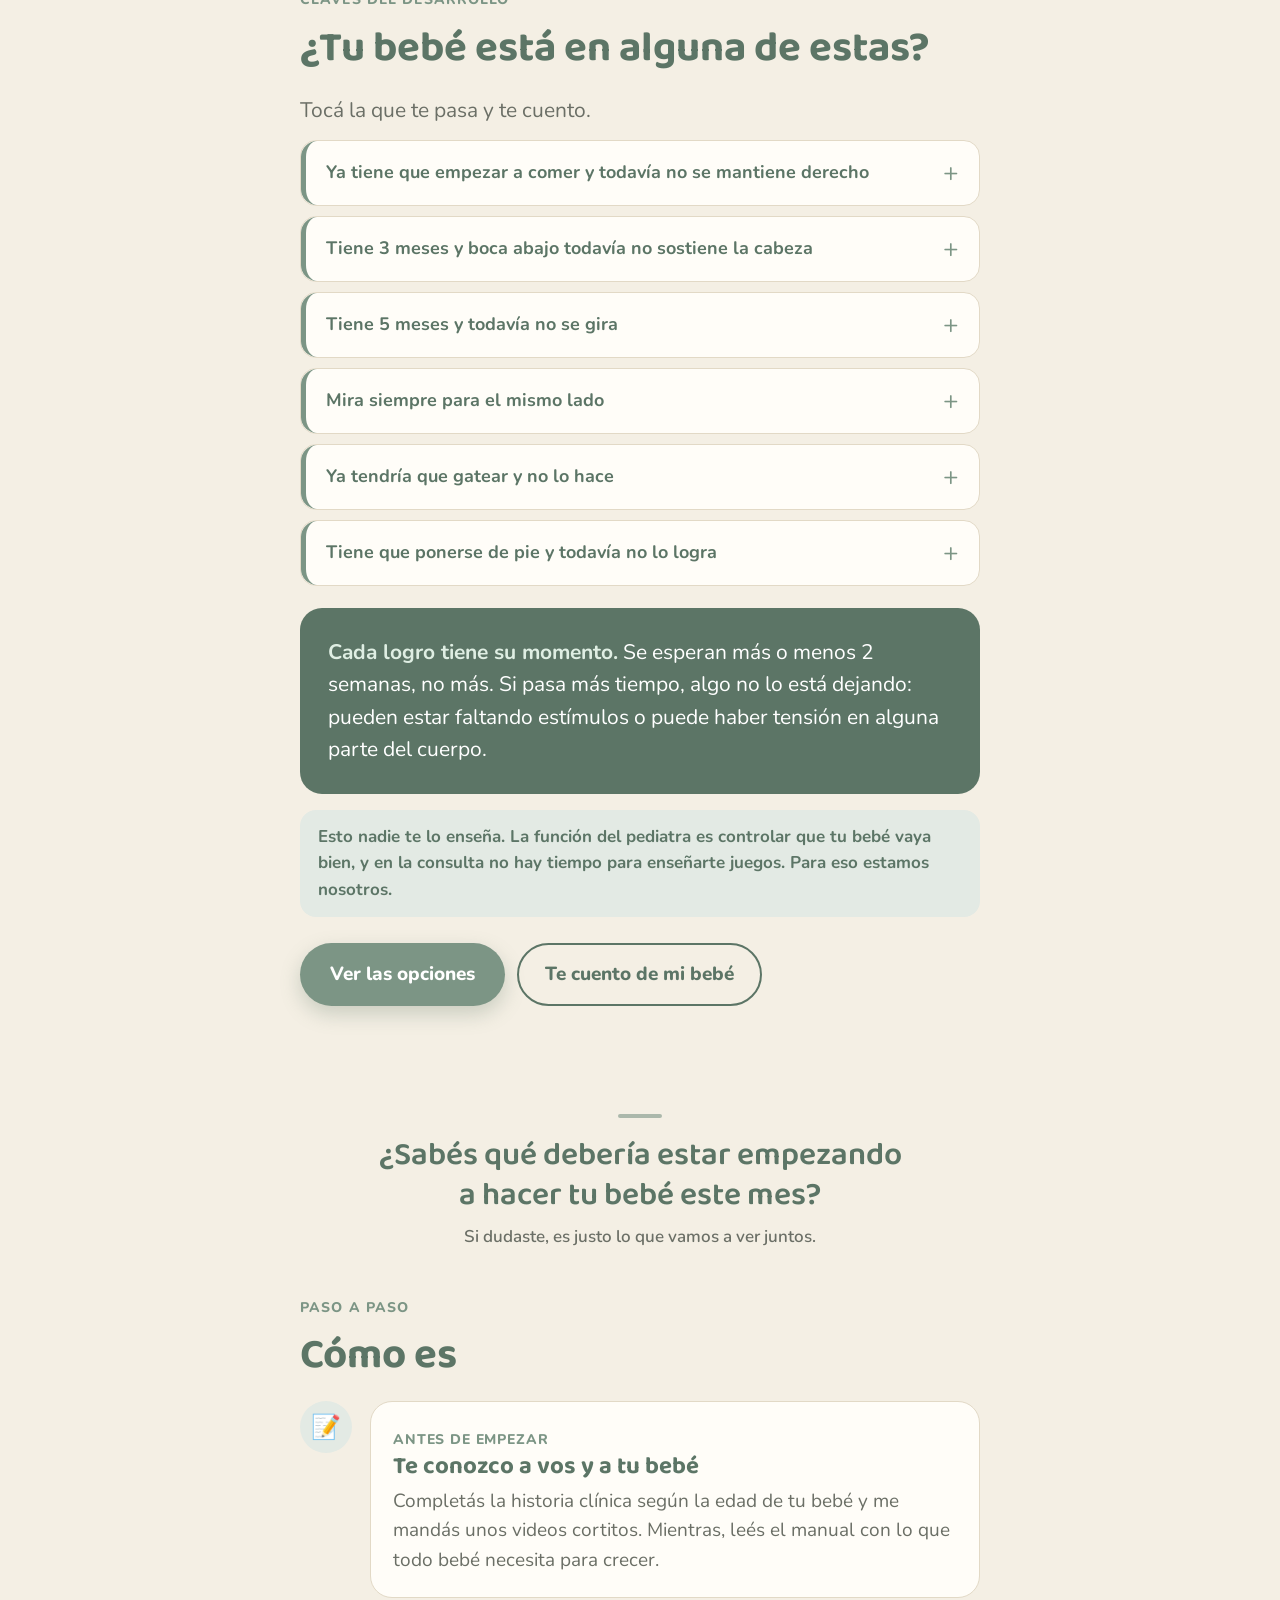
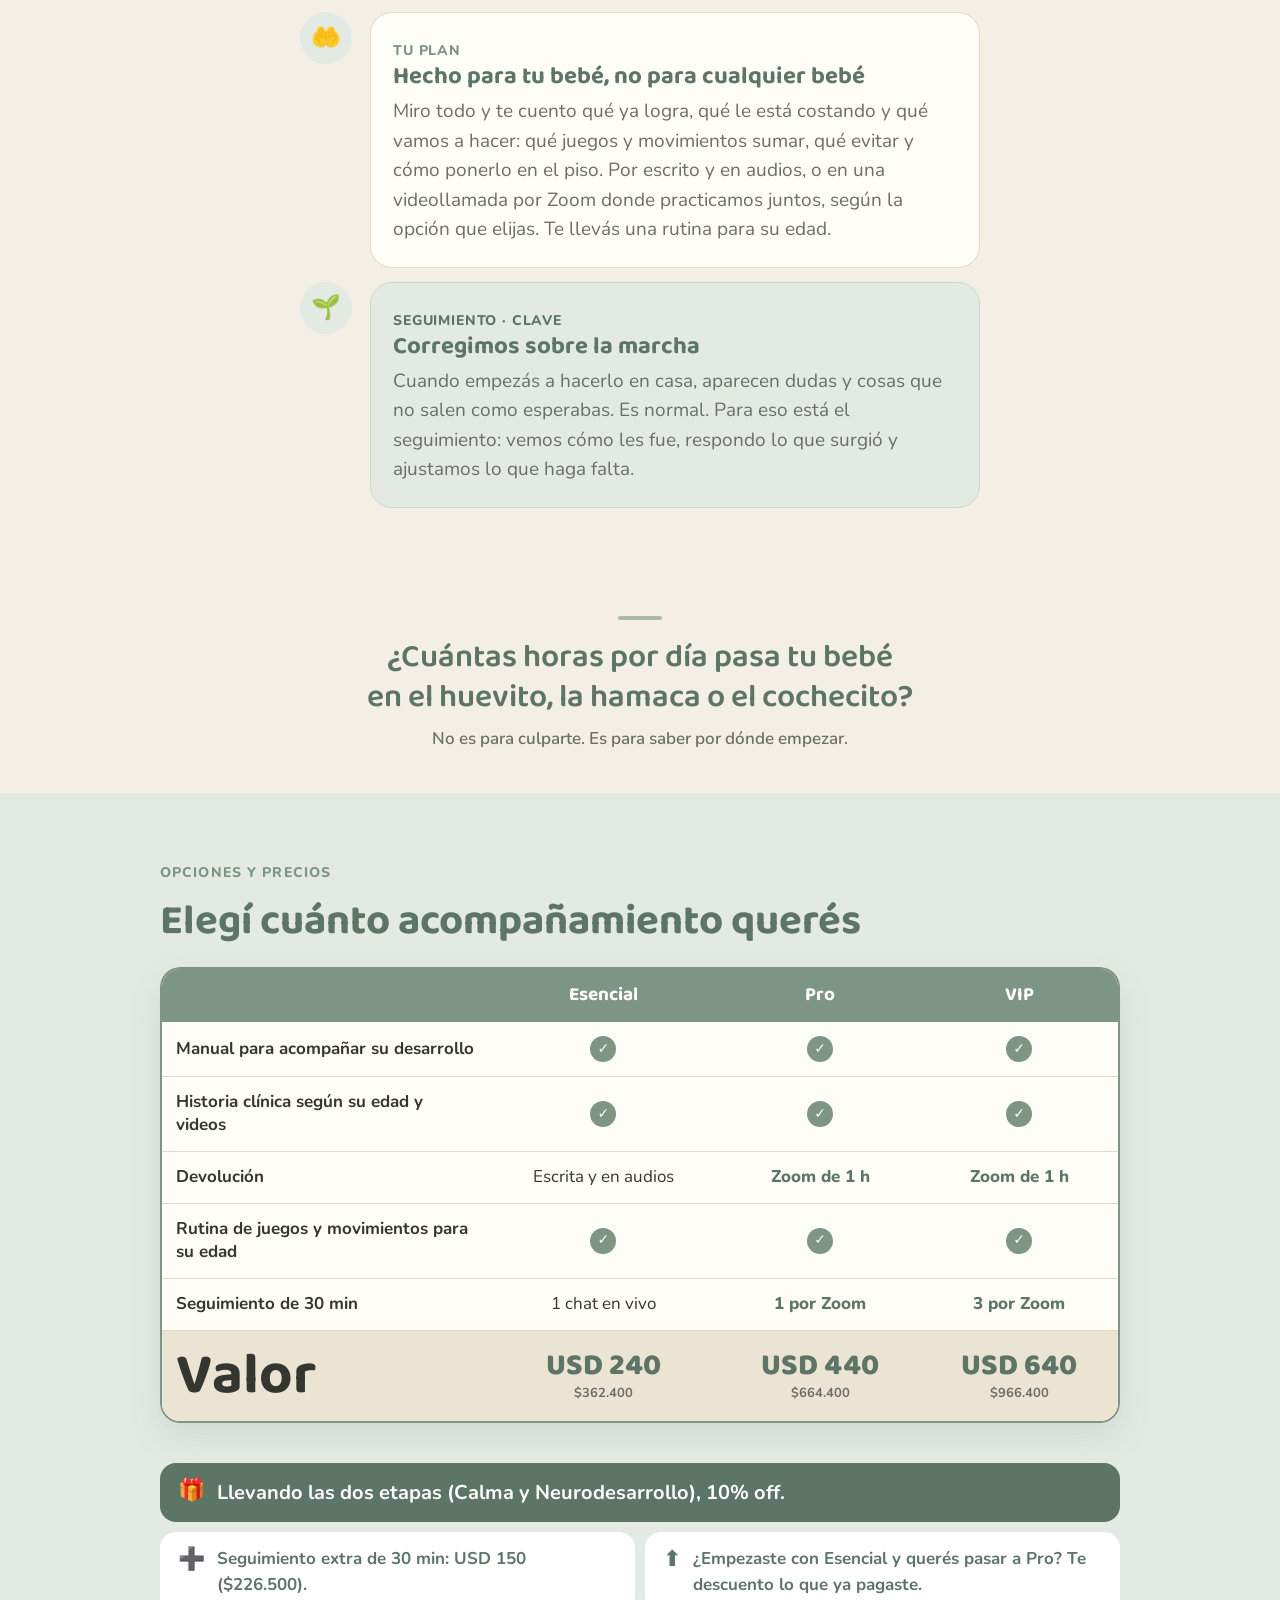
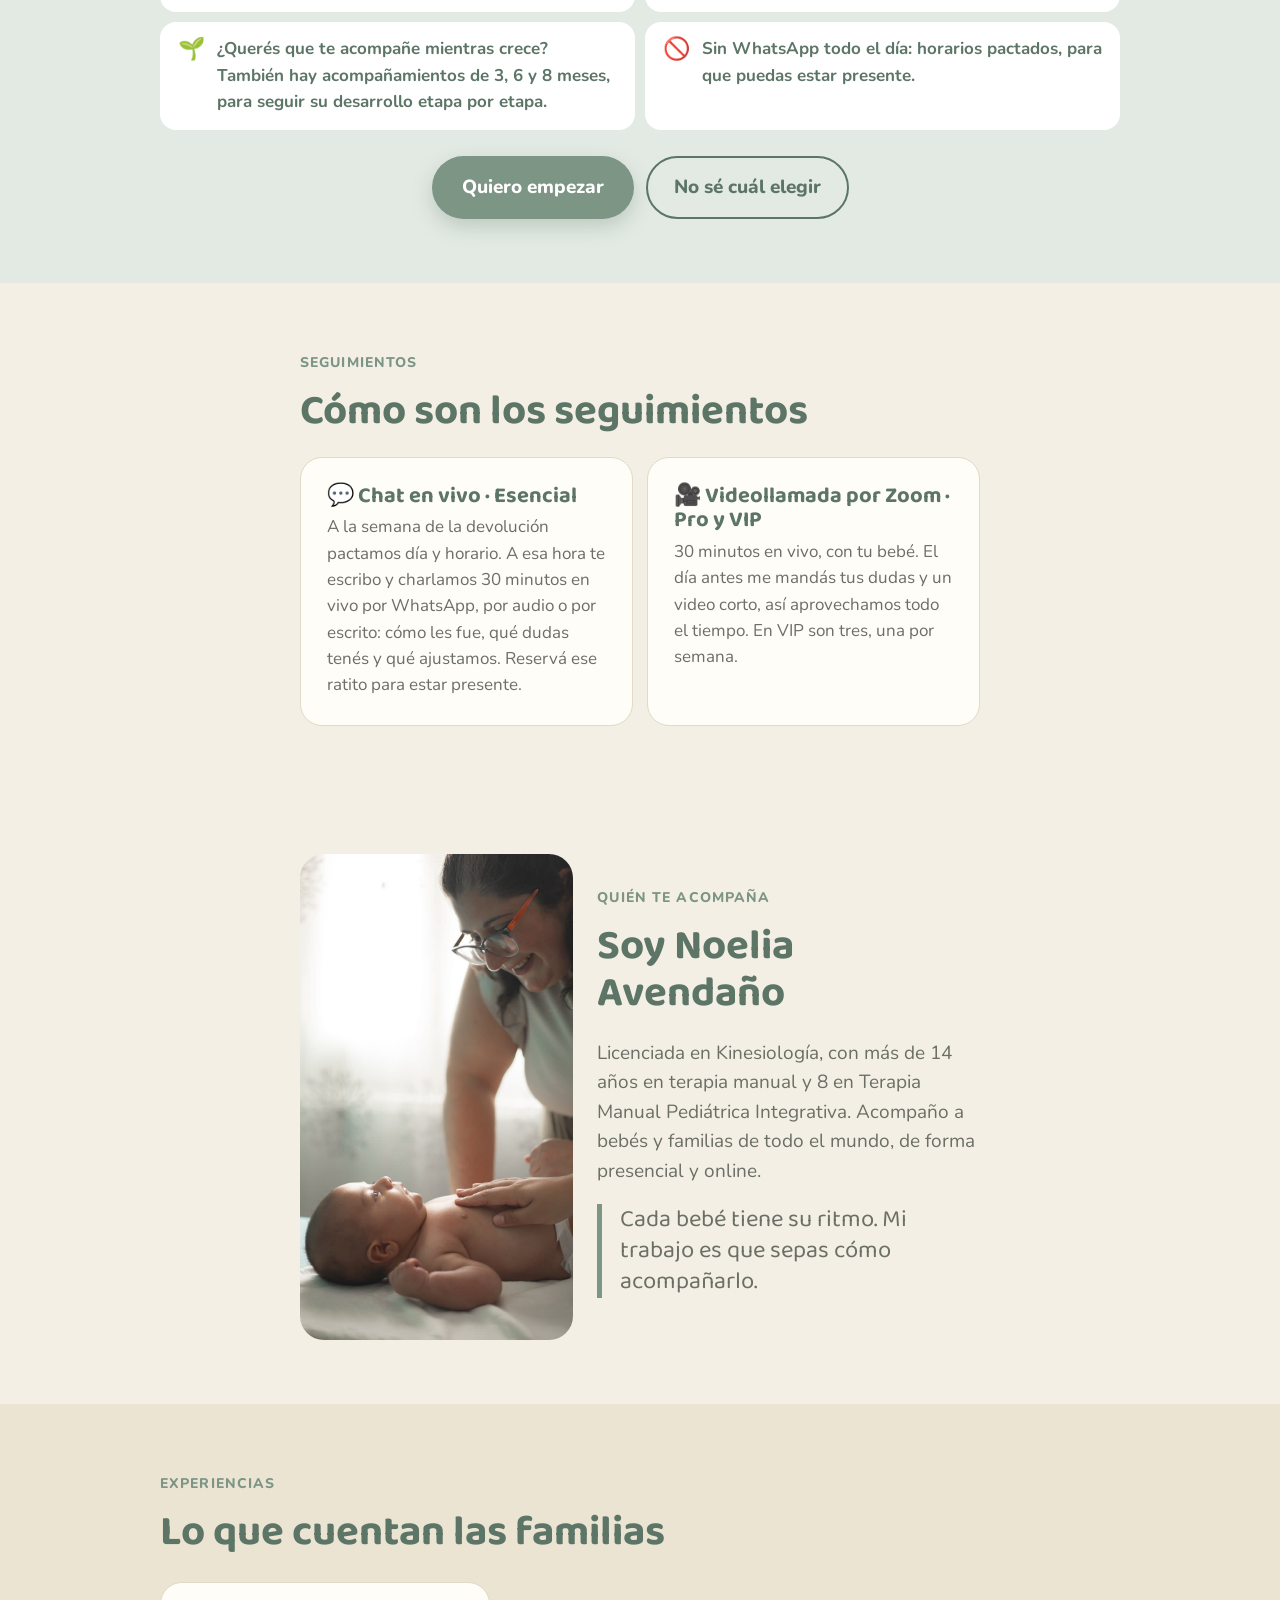
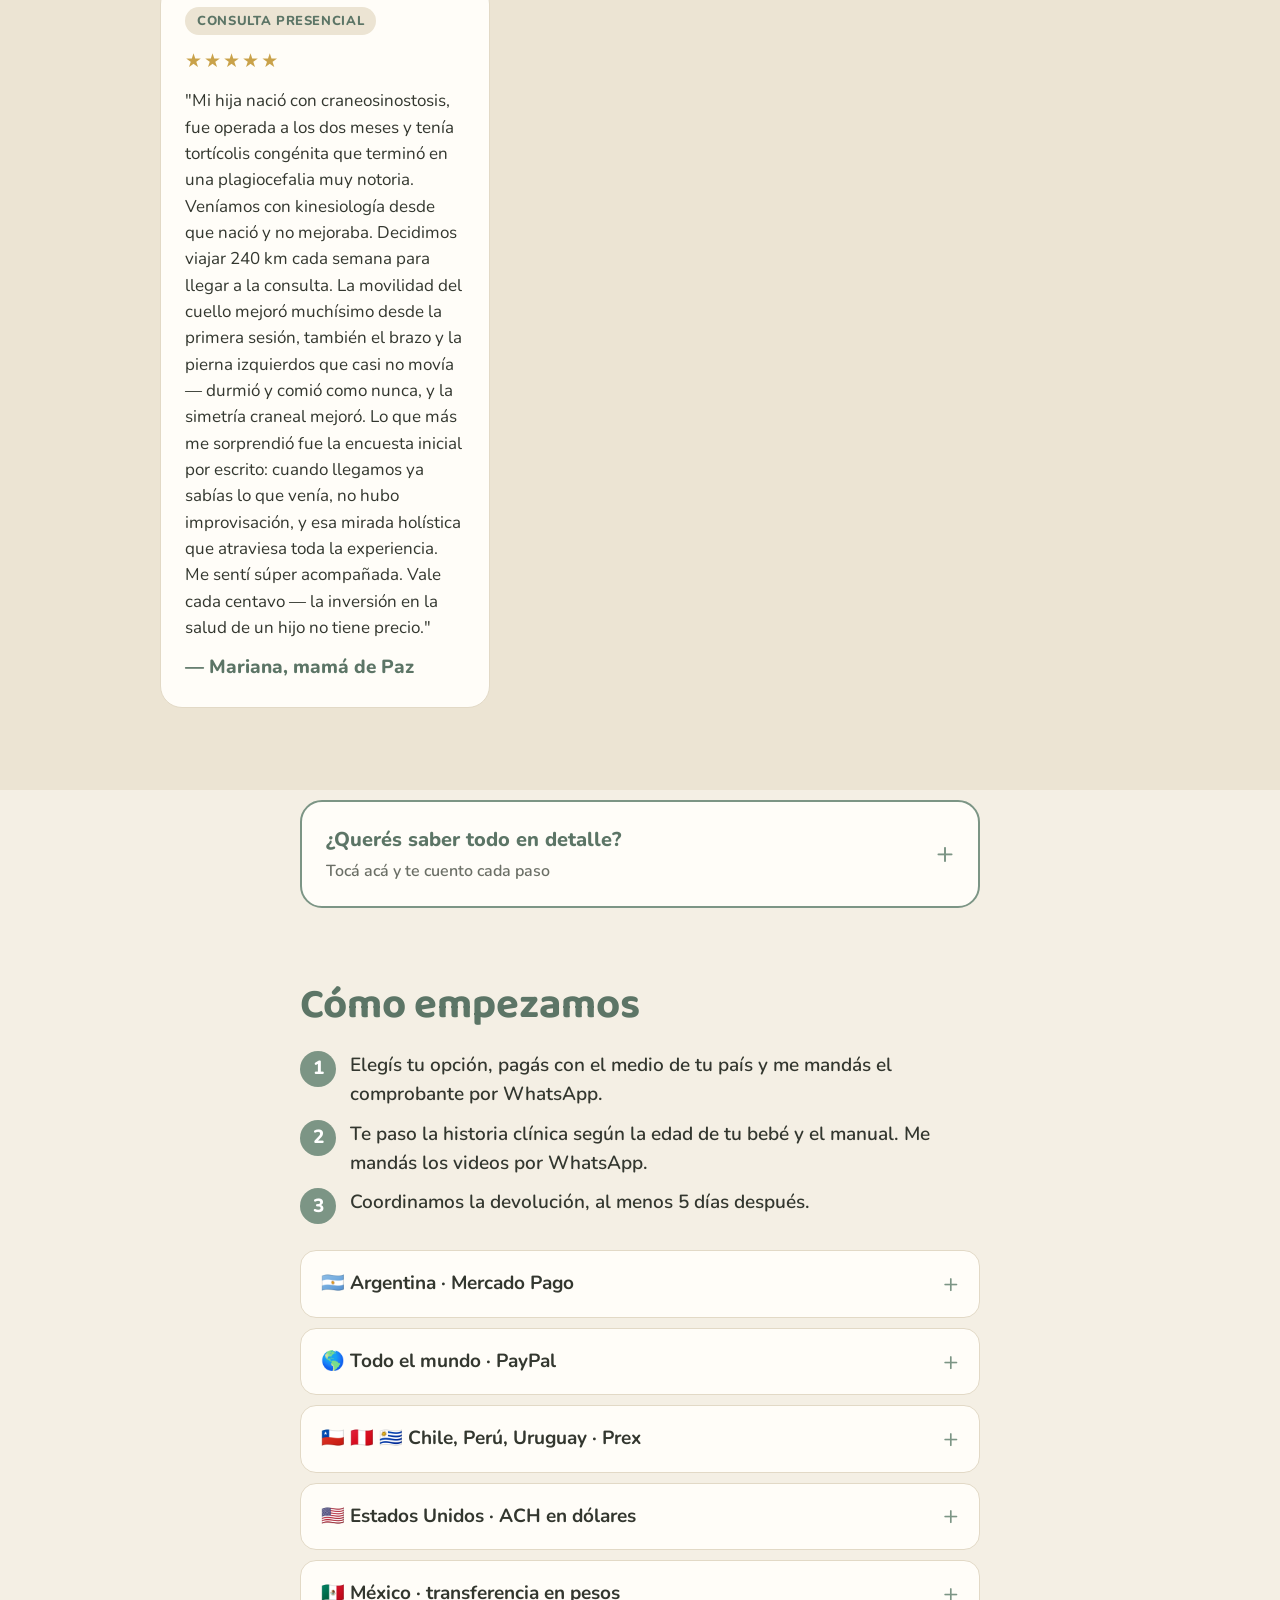
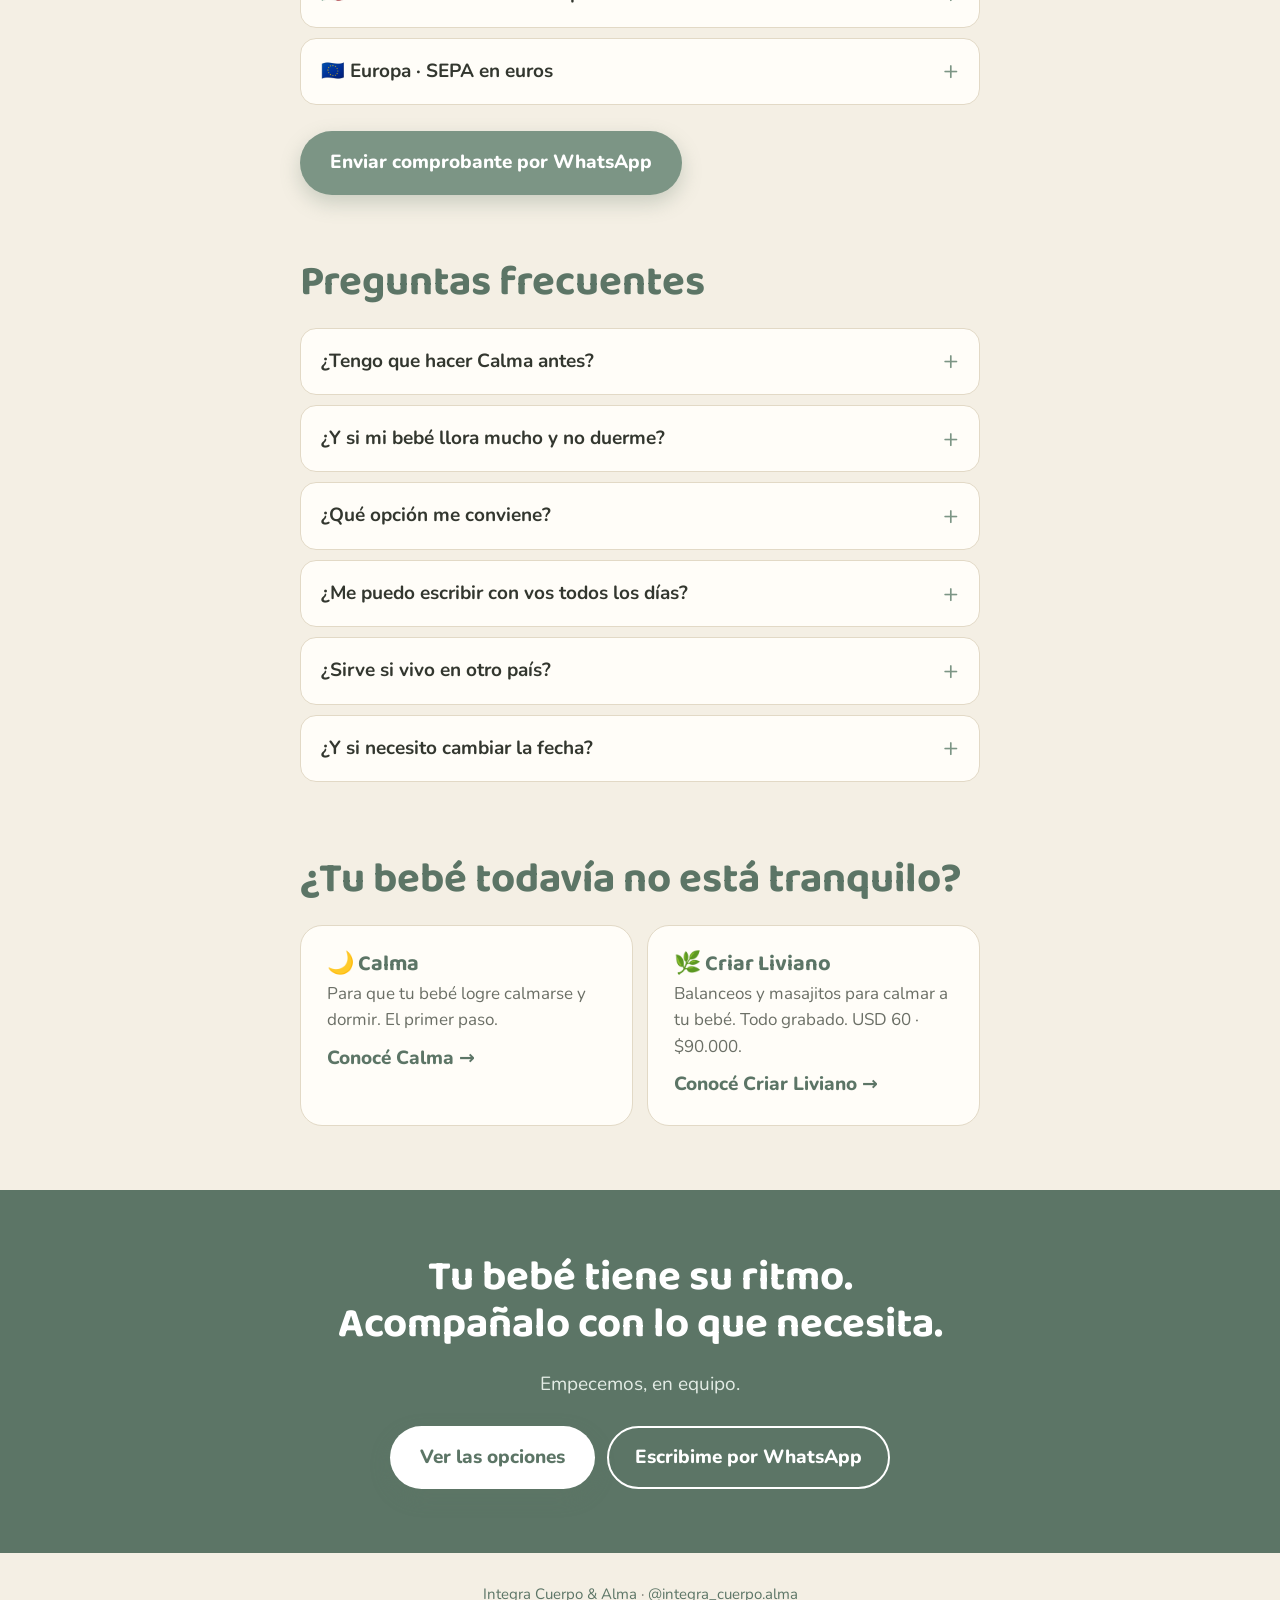
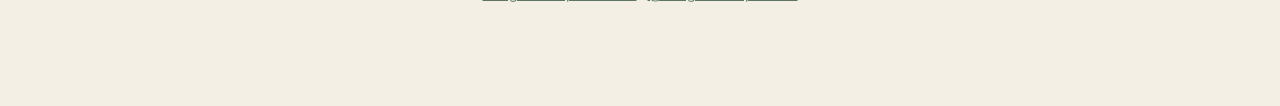
<file: integra-web/neurodesarrollo/index.html>
<!doctype html>
<html lang="es">
<head>
<meta charset="utf-8">
<meta name="viewport" content="width=device-width, initial-scale=1">
<title>Neurodesarrollo 1:1 online | Integra Cuerpo &amp; Alma</title>
<meta name="description" content="Consulta 1:1 online de Neurodesarrollo con Noelia Avendaño: qué tiene que ir logrando tu bebé según su edad y cómo acompañarlo en casa.">
<link rel="preconnect" href="https://fonts.googleapis.com">
<link rel="preconnect" href="https://fonts.gstatic.com" crossorigin>
<link href="https://fonts.googleapis.com/css2?family=Baloo+2:wght@500;600;700;800&family=Nunito:wght@400;600;700;800&display=swap" rel="stylesheet">
<style>
  :root{
    --cream:#F4EFE4; --sand:#ECE4D3; --card:#fffdf8;
    --euca:#7C9585; --euca-deep:#5C7566; --euca-soft:#e3eae4;
    --ink:#33372f; --muted:#6b6f66; --line:#e2d9c6; --radius:22px;
  }
  *{box-sizing:border-box}
  html{scroll-behavior:smooth}
  body{margin:0;background:var(--cream);color:var(--ink);font-family:"Nunito",system-ui,sans-serif;font-size:19px;line-height:1.55;-webkit-font-smoothing:antialiased}
  h1,h2,h3{font-family:"Baloo 2","Nunito",sans-serif;font-weight:700;line-height:1.12;margin:0;color:var(--euca-deep)}
  h1{font-size:clamp(34px,8.6vw,56px);font-weight:800}
  h2{font-size:clamp(29px,7vw,42px);margin-bottom:22px}
  h3{font-size:24px;margin-bottom:4px}
  p{margin:0 0 14px}
  a{color:var(--euca-deep)}
  .wrap{max-width:720px;margin:0 auto;padding:0 20px}
  .wide{max-width:1000px}
  section{padding:64px 0}
  .eyebrow{display:inline-block;font-weight:800;font-size:14px;letter-spacing:.08em;text-transform:uppercase;color:var(--euca);margin-bottom:14px}
  .lead{font-size:21px;color:var(--muted)}
  .btn{display:inline-block;background:var(--euca);color:#fff;text-decoration:none;font-weight:800;font-size:19px;padding:17px 30px;border-radius:999px;box-shadow:0 8px 20px rgba(92,117,102,.28);transition:transform .15s,background .15s}
  .btn:hover{transform:translateY(-2px);background:var(--euca-deep)}
  .btn-ghost{background:transparent;color:var(--euca-deep);box-shadow:none;border:2px solid var(--euca-deep);padding:15px 26px}
  .btn-ghost:hover{background:var(--euca-deep);color:#fff}
  .btns{display:flex;flex-wrap:wrap;gap:12px;margin-top:26px}
  .card{background:var(--card);border-radius:var(--radius);padding:26px;border:1px solid var(--line)}

  /* Hero */
  .hero{padding:36px 0 56px;background:linear-gradient(180deg,var(--sand),var(--cream))}
  .brand{font-family:"Baloo 2",sans-serif;font-weight:700;color:var(--euca-deep);font-size:18px;margin-bottom:30px}
  .hero-grid{display:grid;gap:30px;align-items:center}
  .hero .lead{margin-top:16px}
  .hero-media{justify-self:center;width:min(300px,78vw)}
  .hero-media video{display:block;width:100%;height:auto;border-radius:28px;box-shadow:0 18px 40px rgba(51,55,47,.18);background:var(--sand)}
  .chips{display:flex;flex-wrap:wrap;gap:8px;margin-top:20px}
  .chip{background:#fff;border:1px solid var(--line);border-radius:999px;padding:6px 14px;font-size:15px;font-weight:700;color:var(--euca-deep)}

  /* Te pasa */
  .pains{list-style:none;padding:0;margin:0 0 26px;display:grid;gap:12px}
  .pains li{background:var(--card);border-radius:16px;padding:16px 20px;border-left:5px solid var(--euca);font-weight:600}
  .reframe{background:var(--euca-deep);color:#fff;border-radius:var(--radius);padding:28px}
  .reframe p{margin:0;font-size:21px}
  .reframe strong{color:#dfeee3}

  /* Video */
  .video-sec{background:var(--sand)}
  .video-grid{display:grid;gap:28px;align-items:center}
  .video-box{justify-self:center;width:min(340px,86vw)}
  .video-box video{display:block;width:100%;height:auto;border-radius:24px;background:#000;box-shadow:0 18px 40px rgba(51,55,47,.2)}

  /* Cómo es */
  .timeline{display:grid;gap:14px;position:relative}
  .tl{display:flex;gap:18px;align-items:flex-start}
  .tl-dot{flex:0 0 52px;height:52px;border-radius:50%;background:var(--euca-soft);display:flex;align-items:center;justify-content:center;font-size:24px}
  .tl .card{flex:1;padding:22px}
  .tl .when{font-weight:800;color:var(--euca);font-size:14px;text-transform:uppercase;letter-spacing:.06em}
  .tl p{margin:6px 0 0;color:var(--muted)}
  .tl.daily .card{background:var(--euca-soft);border-color:#cbd8cd}
  .tl.daily .when{color:var(--euca-deep)}

  /* Te llevás */
  .take{list-style:none;padding:0;margin:0;display:grid;gap:10px}
  .take li{display:flex;gap:12px;align-items:flex-start;font-weight:600}
  .take li::before{content:"✓";flex:0 0 30px;height:30px;border-radius:50%;background:var(--euca);color:#fff;display:flex;align-items:center;justify-content:center;font-weight:800;font-size:16px;margin-top:1px}

  /* Experiencias */
  .exp{background:var(--sand)}
  .exp-track{display:flex;align-items:flex-start;gap:16px;overflow-x:auto;scroll-snap-type:x mandatory;padding:4px 20px 18px;margin:0 -20px;-webkit-overflow-scrolling:touch}
  .exp-card{flex:0 0 min(330px,84vw);scroll-snap-align:start;background:var(--card);border-radius:var(--radius);padding:24px;border:1px solid var(--line);display:flex;flex-direction:column;gap:12px}
  .exp-card .stars{color:#c9a24a;letter-spacing:2px}
  .exp-card blockquote{margin:0;font-size:17px}
  .exp-card .who{font-weight:800;color:var(--euca-deep);margin-top:auto}
  .exp-card audio{width:100%}
  .exp-card img{width:100%;height:auto;border-radius:14px}
  .exp-tag{align-self:flex-start;font-size:13px;font-weight:800;letter-spacing:.05em;text-transform:uppercase;padding:4px 12px;border-radius:999px}
  .exp-tag.online{background:var(--euca);color:#fff}
  .exp-tag.pres{background:var(--sand);color:var(--euca-deep)}
  .exp-card .part{font-size:14px;color:var(--muted);margin-bottom:-6px}
  .exp-hint{font-size:15px;color:var(--muted);margin-top:4px}

  .feat{background:var(--card);border:3px solid var(--euca);border-radius:var(--radius);padding:28px;margin-bottom:22px;box-shadow:0 16px 36px rgba(92,117,102,.14)}
  .feat .before{font-family:"Baloo 2",sans-serif;font-size:23px;line-height:1.3;color:var(--euca-deep);margin:14px 0 18px}
  .feat .parts{display:grid;gap:10px}
  .feat audio{width:100%}
  .feat .who{font-weight:800;color:var(--euca-deep);margin-top:16px}
  .care{display:grid;gap:14px;margin-top:22px}
  .care .card h3{font-size:22px;margin-bottom:8px}
  .care .card p{margin:0;color:var(--muted)}
  .next{display:grid;gap:14px}
  .next a.card{display:block;text-decoration:none;color:var(--ink);transition:transform .15s}
  .next a.card:hover{transform:translateY(-2px)}
  .next h3{font-size:22px}
  .next p{margin:4px 0 10px;color:var(--muted);font-size:17px}
  .next .go{font-weight:800;color:var(--euca-deep)}
  .discount{margin:16px auto 0;max-width:430px;background:#fff;border-radius:16px;padding:12px 16px;font-weight:700;color:var(--euca-deep);font-size:17px}
  @media (min-width:700px){.care,.next{grid-template-columns:1fr 1fr}}

  /* Quién soy */
  .me p{color:var(--muted)}
  .quote{font-family:"Baloo 2",sans-serif;font-size:24px;color:var(--euca-deep);line-height:1.3;border-left:5px solid var(--euca);padding-left:18px;margin-top:18px}

  /* Más información */
  .more-sec{padding:10px 0 64px}
  details.more{background:var(--card);border:2px solid var(--euca);border-radius:22px;overflow:hidden}
  details.more>summary{padding:22px 24px;font-size:20px;font-weight:800;color:var(--euca-deep)}
  details.more>summary small{display:block;font-weight:600;font-size:16px;color:var(--muted);margin-top:4px}
  details.more>summary::after{content:"+";font-size:30px;color:var(--euca)}
  details.more[open]>summary{border-bottom:1px solid var(--line)}
  .more-body{padding:8px 24px 26px}
  .more-body h3{font-size:22px;margin:26px 0 10px}
  .more-body p,.more-body li{font-size:17px}
  .more-body ul,.more-body ol{padding-left:22px;margin:0 0 8px}
  .more-body li{margin-bottom:6px}
  .more-body .twocol{display:grid;gap:12px}
  .more-body .box{margin:10px 0;font-size:17px;background:var(--euca-soft);border-radius:16px;padding:16px 18px}
  .more-body .box strong{display:block;color:var(--euca-deep);margin-bottom:6px}
  @media (min-width:700px){.more-body .twocol{grid-template-columns:1fr 1fr}}
  /* Precio */
  .price-sec{background:var(--euca-soft)}
  .price-card{border:3px solid var(--euca);box-shadow:0 16px 36px rgba(92,117,102,.16);text-align:center;padding:32px 26px}
  .price{font-family:"Baloo 2",sans-serif;font-weight:800;font-size:58px;color:var(--euca-deep);line-height:1}
  .price-sub{color:var(--muted);margin-top:6px}
  .split{display:inline-block;background:#fff;border:1px dashed var(--euca);color:var(--euca-deep);font-weight:800;border-radius:999px;padding:8px 18px;margin:18px 0 6px;font-size:17px}
  .price-card .take{text-align:left;margin:24px auto 0;max-width:430px}

  /* Pago */
  .paysteps{counter-reset:s;list-style:none;padding:0;margin:0 0 26px;display:grid;gap:10px}
  .paysteps li{counter-increment:s;display:flex;gap:14px;align-items:flex-start;font-weight:600}
  .paysteps li::before{content:counter(s);flex:0 0 36px;height:36px;border-radius:50%;background:var(--euca);color:#fff;display:flex;align-items:center;justify-content:center;font-weight:800}
  details{background:var(--card);border:1px solid var(--line);border-radius:16px;margin-bottom:10px}
  summary{cursor:pointer;padding:18px 20px;font-weight:700;list-style:none;display:flex;justify-content:space-between;align-items:center;gap:12px}
  summary::-webkit-details-marker{display:none}
  summary::after{content:"+";font-size:26px;color:var(--euca);font-weight:400;line-height:1}
  details[open] summary::after{content:"–"}
  .det{padding:0 20px 18px;font-size:17px}
  .det dl{margin:0;display:grid;grid-template-columns:auto 1fr;gap:6px 14px}
  .det dt{color:var(--muted)}
  .det dd{margin:0;font-weight:700;word-break:break-all}

  /* Final */
  .final{text-align:center;background:var(--euca-deep);color:#fff}
  .final h2{color:#fff}
  .final p{color:#e3ece5}
  .final .btns{justify-content:center}
  .final .btn{background:#fff;color:var(--euca-deep)}
  .final .btn-ghost{background:transparent;color:#fff;border-color:#fff}
  footer{text-align:center;padding:30px 20px 100px;color:var(--muted);font-size:15px}

  .wa{position:fixed;right:18px;bottom:18px;width:60px;height:60px;border-radius:50%;background:#25D366;display:flex;align-items:center;justify-content:center;box-shadow:0 8px 22px rgba(0,0,0,.22);z-index:20}
  .wa svg{width:32px;height:32px;fill:#fff}

  @media (max-width:599px){
    .hero-media{width:min(230px,62vw)}
    .tl-dot{display:none}
  }
  @media (min-width:800px){
    .hero-grid{grid-template-columns:1.35fr 1fr}
    .video-grid{grid-template-columns:1fr 1fr}
  }

  /* ===== NUEVO: etapas, tablas de opciones ===== */
  .stages{display:grid;gap:14px}
  .stage{background:var(--card);border:1px solid var(--line);border-radius:var(--radius);padding:24px;display:flex;flex-direction:column;gap:6px}
  .stage .tag{align-self:flex-start;font-size:13px;font-weight:800;letter-spacing:.06em;text-transform:uppercase;padding:4px 12px;border-radius:999px;background:var(--euca-soft);color:var(--euca-deep)}
  .stage h3{margin:6px 0 2px}
  .stage p{margin:0;color:var(--muted);font-size:17px}
  .stage ul{margin:6px 0 0;padding-left:20px;font-size:17px;color:var(--ink)}
  .stage ul li{margin-bottom:4px}
  .free-note{margin-top:16px;background:var(--euca-soft);border-radius:16px;padding:14px 18px;font-weight:700;color:var(--euca-deep);font-size:17px}
  @media (min-width:700px){.stages{grid-template-columns:1fr 1fr}}

  .plans-sec{background:var(--euca-soft)}
  .plan-block{margin-bottom:40px}
  .plan-block:last-of-type{margin-bottom:0}
  .plan-head{display:flex;flex-direction:column;gap:2px;margin-bottom:14px}
  .plan-head h3{font-size:28px}
  .plan-head p{margin:0;color:var(--muted);font-size:17px}
  .table-wrap{overflow-x:auto;-webkit-overflow-scrolling:touch;border-radius:20px;box-shadow:0 14px 32px rgba(92,117,102,.14)}
  table.plan{width:100%;min-width:340px;border-collapse:separate;border-spacing:0;background:var(--card);font-size:15px;line-height:1.35;border:2px solid var(--euca);border-radius:20px;overflow:hidden}
  table.plan th,table.plan td{padding:12px 8px;text-align:center;vertical-align:middle;border-bottom:1px solid var(--line)}
  table.plan th:first-child,table.plan td:first-child{text-align:left;padding-left:14px;font-weight:700;color:var(--ink);width:34%}
  table.plan thead th{background:var(--euca);color:#fff;font-family:"Baloo 2",sans-serif;font-size:19px;font-weight:700;border-bottom:0}
  table.plan thead th small{display:block;font-family:"Nunito",sans-serif;font-size:12px;font-weight:700;opacity:.9;letter-spacing:.02em}
  table.plan .ok{display:inline-flex;width:26px;height:26px;border-radius:50%;background:var(--euca);color:#fff;align-items:center;justify-content:center;font-weight:800;font-size:14px}
  table.plan .live{font-weight:800;color:var(--euca-deep)}
  table.plan tr.price td{background:var(--sand);border-bottom:0;padding-block:16px}
  table.plan tr.price td:not(:first-child){font-family:"Baloo 2",sans-serif;font-weight:800;font-size:24px;color:var(--euca-deep);line-height:1.05}
  table.plan tr.price small{display:block;font-family:"Nunito",sans-serif;font-size:13px;font-weight:700;color:var(--muted);margin-top:4px}
  @media (min-width:600px){table.plan{font-size:17px}table.plan th,table.plan td{padding:14px 12px}table.plan tr.price td:not(:first-child){font-size:30px}}

  .perks{display:grid;gap:10px;margin-top:28px}
  .perk{background:#fff;border-radius:16px;padding:14px 18px;font-weight:700;color:var(--euca-deep);font-size:17px;display:flex;gap:12px;align-items:flex-start}
  .perk span{font-size:22px;line-height:1.2}
  .perk.big{background:var(--euca-deep);color:#fff;font-size:20px}
  @media (min-width:700px){.perks{grid-template-columns:1fr 1fr}.perk.big{grid-column:1/-1}}

  .follow{display:grid;gap:14px}
  .follow .card h3{font-size:22px;margin-bottom:6px}
  .follow .card p{margin:0;color:var(--muted);font-size:17px}
  @media (min-width:700px){.follow{grid-template-columns:1fr 1fr}}

  /* Preguntas para pensar */
  .reflect{padding:44px 0;text-align:center}
  .reflect p{font-family:"Baloo 2",sans-serif;font-weight:600;font-size:clamp(24px,5.6vw,32px);line-height:1.25;color:var(--euca-deep);margin:0 auto;max-width:560px;text-wrap:balance}
  .reflect small{display:block;margin-top:10px;font-family:"Nunito",sans-serif;font-size:17px;color:var(--muted);font-weight:600}
  .reflect::before{content:"";display:block;width:44px;height:4px;border-radius:4px;background:var(--euca);margin:0 auto 18px;opacity:.6}

  .offer img.ph{width:100%;max-width:100%;height:auto;border-radius:16px;display:block}
  .hero-media img{display:block;width:100%;height:auto;border-radius:28px;box-shadow:0 18px 40px rgba(51,55,47,.18)}
  .me-grid{display:grid;gap:24px;align-items:center}
  .me-grid img{width:100%;max-width:320px;height:auto;border-radius:24px;justify-self:center}
  @media (min-width:700px){.me-grid{grid-template-columns:1fr 1.4fr}}
  .resp audio{width:100%}
  .clave summary{font-size:18px;color:var(--euca-deep);border-left:5px solid var(--euca);border-radius:16px}
  .clave .det p{color:var(--ink)}
  .clave .aviso{background:var(--euca-soft);border-radius:14px;padding:12px 14px;font-weight:700;color:var(--euca-deep)}
</style>
</head>
<body>

<!-- 1. INICIO -->
<header class="hero">
  <div class="wrap wide">
    <div class="brand">Integra Cuerpo &amp; Alma</div>
    <div class="hero-grid">
      <div>
        <span class="eyebrow">Consulta 1:1 online · Neurodesarrollo</span>
        <h1>Que tu bebé crezca y se mueva cada día mejor.</h1>
        <p class="lead">Te digo qué tiene que ir logrando según su edad, qué cosas lo pueden estar frenando sin que te des cuenta, y qué juegos y movimientos simples lo ayudan en casa.</p>
        <div class="chips">
          <span class="chip">🌎 Desde cualquier país</span>
          <span class="chip">👶 Bebés de 0 a 12 meses</span>
          <span class="chip">💛 3 opciones, desde USD 240</span>
        </div>
        <div class="btns">
          <a class="btn" href="#opciones">Ver las opciones</a>
          <a class="btn btn-ghost" href="https://wa.me/5492604419242?text=Hola%20Noe%2C%20quiero%20saber%20m%C3%A1s%20sobre%20la%20consulta%20de%20Neurodesarrollo">Tengo una duda</a>
        </div>
      </div>
      <div class="hero-media">
        <img src="assets/fotos/foto5.jpg" alt="Noelia sostiene a un bebé boca abajo sobre su mano">
      </div>
    </div>
  </div>
</header>

<!-- 2. ¿TE PASA ESTO? -->
<section>
  <div class="wrap">
    <h2>¿Te pasa esto?</h2>
    <ul class="pains">
      <li>No sabés qué tiene que ir haciendo tu bebé en cada etapa.</li>
      <li>Se mueve poco o lo sentís muy "blandito".</li>
      <li>No le gusta estar boca abajo y llora enseguida.</li>
      <li>Te dijeron "cada bebé tiene sus tiempos" y te quedaste con la duda.</li>
      <li>Ya tiene que empezar a comer y todavía no sostiene bien la cabeza o la espalda.</li>
      <li>Tu bebé ya está tranquilo y querés saber qué sigue.</li>
    </ul>
    <div class="reframe">
      <p><strong>Nadie nos enseña esto.</strong> Muchas cosas que hacemos con todo el amor pueden estar frenando a un bebé, como pasar muchas horas en el huevito o en la hamaca. Y otras muy simples lo ayudan un montón. Mi objetivo es que sepas qué hacer con tu bebé, según su edad, y lo disfrutes.</p>
    </div>
  </div>
</section>

<!-- CLAVES DEL DESARROLLO -->
<section id="claves" style="padding-top:0">
  <div class="wrap">
    <span class="eyebrow">Claves del desarrollo</span>
    <h2>¿Tu bebé está en alguna de estas?</h2>
    <p class="lead">Tocá la que te pasa y te cuento.</p>

    <details id="comer" class="clave">
      <summary>Ya tiene que empezar a comer y todavía no se mantiene derecho</summary>
      <div class="det">
        <p>Puede que todavía no sostenga la cabeza. O que la sostenga, pero no mantenga la espalda derecha.</p>
        <p><strong>Sentarse solo es algo que conquista él</strong>, más o menos entre los 8 y los 10 meses. Pero a comer empieza antes. Mientras tanto, para comer lo sentamos nosotros, y ahí tiene que mantenerse erguido, derechito.</p>
        <p class="aviso">⚠️ La posición segura para comer es con la espalda derecha y la cabeza derecha. Si está todo encorvado, con la cabeza para abajo, se puede atragantar. Por eso es tan importante.</p>
        <p>No se trata de sentarlo para que aprenda a estar sentado. Hay que hacer otras cosas antes. Hay un montón de juegos y estímulos que lo acompañan a mantenerse derechito para comer, mientras él solo conquista el estar sentado.</p>
      </div>
    </details>

    <details id="cabeza" class="clave">
      <summary>Tiene 3 meses y boca abajo todavía no sostiene la cabeza</summary>
      <div class="det">
        <p>O en upa se le va la cabeza para todos lados. Hay cosas que podemos hacer en casa para acompañarlo a que la pueda sostener: cómo ponerlo boca abajo para que lo disfrute, cómo alzarlo y qué juegos sumar.</p>
      </div>
    </details>

    <details id="girar" class="clave">
      <summary>Tiene 5 meses y todavía no se gira</summary>
      <div class="det">
        <p>No se gira para los costados, no hace el volteo. Hay juegos y ejercicios que podemos hacer en casa para acompañarlo a que lo logre y pueda seguir conquistando los hitos del neurodesarrollo.</p>
      </div>
    </details>

    <details id="lado" class="clave">
      <summary>Mira siempre para el mismo lado</summary>
      <div class="det">
        <p>Gira la cabeza siempre para un lado, o duerme siempre apoyado del mismo lado. Hay estímulos y posiciones que lo ayudan a usar los dos lados de su cuerpo.</p>
      </div>
    </details>

    <details id="gatear" class="clave">
      <summary>Ya tendría que gatear y no lo hace</summary>
      <div class="det">
        <p>No se desplaza, o se traslada de una forma rara. Podemos ver qué le está costando y qué juegos lo ayudan a llegar.</p>
      </div>
    </details>

    <details id="pararse" class="clave">
      <summary>Tiene que ponerse de pie y todavía no lo logra</summary>
      <div class="det">
        <p>Podemos hacer diferentes juegos y ejercicios para que tu bebé lo logre, y vos aprendés a acompañarlo.</p>
      </div>
    </details>

    <div class="reframe" style="margin-top:22px">
      <p><strong>Cada logro tiene su momento.</strong> Se esperan más o menos 2 semanas, no más. Si pasa más tiempo, algo no lo está dejando: pueden estar faltando estímulos o puede haber tensión en alguna parte del cuerpo.</p>
    </div>
    <p class="free-note">Esto nadie te lo enseña. La función del pediatra es controlar que tu bebé vaya bien, y en la consulta no hay tiempo para enseñarte juegos. Para eso estamos nosotros.</p>
    <div class="btns">
      <a class="btn" href="#opciones">Ver las opciones</a>
      <a class="btn btn-ghost" href="https://wa.me/5492604419242?text=Hola%20Noe%2C%20te%20cuento%20de%20mi%20beb%C3%A9">Te cuento de mi bebé</a>
    </div>
  </div>
</section>

<section class="reflect"><div class="wrap"><p>¿Sabés qué debería estar empezando a hacer tu bebé este mes?<small>Si dudaste, es justo lo que vamos a ver juntos.</small></p></div></section>

<!-- 3. CÓMO ES -->
<section style="padding-top:0">
  <div class="wrap">
    <span class="eyebrow">Paso a paso</span>
    <h2>Cómo es</h2>
    <div class="timeline">
      <div class="tl">
        <div class="tl-dot">📝</div>
        <div class="card">
          <span class="when">Antes de empezar</span>
          <h3>Te conozco a vos y a tu bebé</h3>
          <p>Completás la historia clínica según la edad de tu bebé y me mandás unos videos cortitos. Mientras, leés el manual con lo que todo bebé necesita para crecer.</p>
        </div>
      </div>
      <div class="tl">
        <div class="tl-dot">🤲</div>
        <div class="card">
          <span class="when">Tu plan</span>
          <h3>Hecho para tu bebé, no para cualquier bebé</h3>
          <p>Miro todo y te cuento qué ya logra, qué le está costando y qué vamos a hacer: qué juegos y movimientos sumar, qué evitar y cómo ponerlo en el piso. Por escrito y en audios, o en una videollamada por Zoom donde practicamos juntos, según la opción que elijas. Te llevás una rutina para su edad.</p>
        </div>
      </div>
      <div class="tl daily">
        <div class="tl-dot">🌱</div>
        <div class="card">
          <span class="when">Seguimiento · clave</span>
          <h3>Corregimos sobre la marcha</h3>
          <p>Cuando empezás a hacerlo en casa, aparecen dudas y cosas que no salen como esperabas. Es normal. Para eso está el seguimiento: vemos cómo les fue, respondo lo que surgió y ajustamos lo que haga falta.</p>
        </div>
      </div>
    </div>
  </div>
</section>

<section class="reflect"><div class="wrap"><p>¿Cuántas horas por día pasa tu bebé en el huevito, la hamaca o el cochecito?<small>No es para culparte. Es para saber por dónde empezar.</small></p></div></section>

<!-- 4. OPCIONES -->
<section class="plans-sec" id="opciones">
  <div class="wrap wide">
    <span class="eyebrow">Opciones y precios</span>
    <h2>Elegí cuánto acompañamiento querés</h2>
    <div class="plan-block">
      <div class="table-wrap">
        <table class="plan">
          <thead><tr><th></th><th>Esencial</th><th>Pro</th><th>VIP</th></tr></thead>
          <tbody>
            <tr><td>Manual para acompañar su desarrollo</td><td><span class="ok">✓</span></td><td><span class="ok">✓</span></td><td><span class="ok">✓</span></td></tr>
            <tr><td>Historia clínica según su edad y videos</td><td><span class="ok">✓</span></td><td><span class="ok">✓</span></td><td><span class="ok">✓</span></td></tr>
            <tr><td>Devolución</td><td>Escrita y en audios</td><td class="live">Zoom de 1&nbsp;h</td><td class="live">Zoom de 1&nbsp;h</td></tr>
            <tr><td>Rutina de juegos y movimientos para su edad</td><td><span class="ok">✓</span></td><td><span class="ok">✓</span></td><td><span class="ok">✓</span></td></tr>
            <tr><td>Seguimiento de 30&nbsp;min</td><td>1 chat en vivo</td><td class="live">1 por Zoom</td><td class="live">3 por Zoom</td></tr>
            <tr class="price"><td>Valor</td><td>USD 240<small>$362.400</small></td><td>USD 440<small>$664.400</small></td><td>USD 640<small>$966.400</small></td></tr>
          </tbody>
        </table>
      </div>
    </div>
    <div class="perks">
      <div class="perk big"><span>🎁</span>Llevando las dos etapas (Calma y Neurodesarrollo), 10% off.</div>
      <div class="perk"><span>➕</span>Seguimiento extra de 30 min: USD 150 ($226.500).</div>
      <div class="perk"><span>⬆️</span>¿Empezaste con Esencial y querés pasar a Pro? Te descuento lo que ya pagaste.</div>
      <div class="perk"><span>🌱</span>¿Querés que te acompañe mientras crece? También hay acompañamientos de 3, 6 y 8 meses, para seguir su desarrollo etapa por etapa.</div>
      <div class="perk"><span>🚫</span>Sin WhatsApp todo el día: horarios pactados, para que puedas estar presente.</div>
    </div>
    <div class="btns" style="justify-content:center">
      <a class="btn" href="#pagar">Quiero empezar</a>
      <a class="btn btn-ghost" href="https://wa.me/5492604419242?text=Hola%20Noe%2C%20no%20s%C3%A9%20qu%C3%A9%20opci%C3%B3n%20de%20Neurodesarrollo%20elegir">No sé cuál elegir</a>
    </div>
  </div>
</section>

<!-- 7. SEGUIMIENTOS -->
<section>
  <div class="wrap">
    <span class="eyebrow">Seguimientos</span>
    <h2>Cómo son los seguimientos</h2>
    <div class="follow">
      <div class="card">
        <h3>💬 Chat en vivo · Esencial</h3>
        <p>A la semana de la devolución pactamos día y horario. A esa hora te escribo y charlamos 30 minutos en vivo por WhatsApp, por audio o por escrito: cómo les fue, qué dudas tenés y qué ajustamos. Reservá ese ratito para estar presente.</p>
      </div>
      <div class="card">
        <h3>🎥 Videollamada por Zoom · Pro y VIP</h3>
        <p>30 minutos en vivo, con tu bebé. El día antes me mandás tus dudas y un video corto, así aprovechamos todo el tiempo. En VIP son tres, una por semana.</p>
      </div>
    </div>
  </div>
</section>

<!-- 9. QUIÉN SOY -->
<section>
  <div class="wrap">
    <div class="me me-grid"><img src="assets/fotos/foto6.jpg" alt="Noelia sonríe a un bebé acostado boca arriba" loading="lazy"><div>
      <span class="eyebrow">Quién te acompaña</span>
      <h2>Soy Noelia Avendaño</h2>
      <p>Licenciada en Kinesiología, con más de 14 años en terapia manual y 8 en Terapia Manual Pediátrica Integrativa. Acompaño a bebés y familias de todo el mundo, de forma presencial y online.</p>
      <p class="quote">Cada bebé tiene su ritmo. Mi trabajo es que sepas cómo acompañarlo.</p>
    </div></div>
  </div>
</section>

<!-- EXPERIENCIAS -->
<section class="exp" id="experiencias">
  <div class="wrap wide">
    <span class="eyebrow">Experiencias</span>
    <h2>Lo que cuentan las familias</h2>
    <div class="exp-track" id="exp-track"><div class="exp-card"><span class="exp-tag pres">Consulta presencial</span><div class="stars">★★★★★</div><blockquote>"Mi hija nació con craneosinostosis, fue operada a los dos meses y tenía tortícolis congénita que terminó en una plagiocefalia muy notoria. Veníamos con kinesiología desde que nació y no mejoraba. Decidimos viajar 240 km cada semana para llegar a la consulta. La movilidad del cuello mejoró muchísimo desde la primera sesión, también el brazo y la pierna izquierdos que casi no movía — durmió y comió como nunca, y la simetría craneal mejoró. Lo que más me sorprendió fue la encuesta inicial por escrito: cuando llegamos ya sabías lo que venía, no hubo improvisación, y esa mirada holística que atraviesa toda la experiencia. Me sentí súper acompañada. Vale cada centavo — la inversión en la salud de un hijo no tiene precio."</blockquote><div class="who">— Mariana, mamá de Paz</div></div></div>
  </div>
</section>

<!-- 5. MÁS INFORMACIÓN -->
<section class="more-sec">
  <div class="wrap">
    <details class="more">
      <summary><span>¿Querés saber todo en detalle?<small>Tocá acá y te cuento cada paso</small></span></summary>
      <div class="more-body">
        <h3>¿Para quién es?</h3>
        <ul>
          <li>Familias que no saben qué tiene que ir haciendo su bebé en cada etapa</li>
          <li>Bebés que se mueven poco o se sienten muy "blanditos"</li>
          <li>Bebés a los que les cuesta estar boca abajo</li>
          <li>Bebés que prefieren mirar siempre para el mismo lado</li>
          <li>Bebés que ya tienen que empezar a comer y todavía no sostienen bien la cabeza o no mantienen la espalda derecha</li>
          <li>Bebés que ya están tranquilos y familias que quieren saber qué sigue</li>
        </ul>
        <p>No hace falta que tu bebé tenga un problema para hacer esta consulta. Saber cómo acompañarlo desde temprano hace una gran diferencia.</p>

        <h3>Antes de empezar · Historia clínica y videos</h3>
        <p>Vas a completar una historia clínica armada para la edad de tu bebé, sobre él y sobre ustedes. También te voy a pedir videos cortitos: boca abajo, boca arriba y algunas pruebas simples que te explico con un video. Me los mandás por WhatsApp.</p>
        <div class="box"><strong>Importante</strong>Necesito un mínimo de 5 días entre que recibo la historia clínica y los videos, y la devolución, para analizar todo con la dedicación que merece.</div>

        <h3>Qué incluye, en detalle</h3>
        <ul>
          <li><strong>Manual:</strong> lo que todo bebé necesita para que su desarrollo despegue, para leer a tu ritmo.</li>
          <li><strong>Evaluación:</strong> miro qué hace tu bebé y qué le cuesta según su edad, con su historia clínica y sus videos.</li>
          <li><strong>Devolución:</strong> qué cosas lo pueden estar frenando y cuáles lo ayudan. En Pro y VIP practicamos en vivo, en el piso, con tu bebé.</li>
          <li><strong>Rutina para su edad:</strong> juegos y movimientos para la mañana y la tarde, según su etapa (0-3, 3-6, 6-9 o 9-12 meses).</li>
        </ul>
        <div class="box"><strong>La sinceridad, ante todo</strong>Si veo que tu bebé necesita una consulta presencial u otro profesional, te lo digo y te derivo.</div>
        <div class="box"><strong>Política de reprogramación</strong>Una vez realizado el pago, la consulta queda reservada y no se realizan devoluciones. Si no podés asistir a un encuentro o a un chat en vivo, avisame con al menos un día de anticipación y coordinamos una nueva fecha. Si no te conectás en el horario pactado, el encuentro se toma como realizado.</div>
      </div>
    </details>
  </div>
</section>

<!-- 11. CÓMO PAGAR -->
<section id="pagar" style="padding-top:0">
  <div class="wrap">
    <h2>Cómo empezamos</h2>
    <ol class="paysteps">
      <li>Elegís tu opción, pagás con el medio de tu país y me mandás el comprobante por WhatsApp.</li>
      <li>Te paso la historia clínica según la edad de tu bebé y el manual. Me mandás los videos por WhatsApp.</li>
      <li>Coordinamos la devolución, al menos 5 días después.</li>
    </ol>

    <details>
      <summary>🇦🇷 Argentina · Mercado Pago</summary>
      <div class="det"><dl><dt>Alias</dt><dd>noe.kine</dd><dt>Titular</dt><dd>Noelia Soledad Avendaño</dd></dl></div>
    </details>
    <details>
      <summary>🌎 Todo el mundo · PayPal</summary>
      <div class="det"><dl><dt>Link</dt><dd><a href="https://paypal.me/avendanonoe">paypal.me/avendanonoe</a></dd></dl></div>
    </details>
    <details>
      <summary>🇨🇱 🇵🇪 🇺🇾 Chile, Perú, Uruguay · Prex</summary>
      <div class="det"><dl><dt>Cuenta</dt><dd>37288305</dd><dt>País</dt><dd>Prex Argentina</dd><dt>Titular</dt><dd>Noelia Soledad Avendaño</dd></dl></div>
    </details>
    <details>
      <summary>🇺🇸 Estados Unidos · ACH en dólares</summary>
      <div class="det"><dl><dt>Banco</dt><dd>Lead Bank</dd><dt>ABA / ruta</dt><dd>101019644</dd><dt>Cuenta</dt><dd>211958554917</dd><dt>Tipo</dt><dd>Corriente (Checking)</dd><dt>Titular</dt><dd>Noelia Soledad Avendaño</dd></dl></div>
    </details>
    <details>
      <summary>🇲🇽 México · transferencia en pesos</summary>
      <div class="det"><dl><dt>Banco</dt><dd>Finco Pay</dd><dt>CLABE</dt><dd>734180020025240118</dd><dt>Titular</dt><dd>Noelia Soledad Avendaño</dd></dl></div>
    </details>
    <details>
      <summary>🇪🇺 Europa · SEPA en euros</summary>
      <div class="det"><dl><dt>IBAN</dt><dd>LU33 4080 0000 4977 5957</dd><dt>Titular</dt><dd>NOELIA SOLEDAD AVENDANO</dd></dl></div>
    </details>

    <div class="btns">
      <a class="btn" href="https://wa.me/5492604419242?text=Hola%20Noe%2C%20ya%20pagu%C3%A9%20la%20consulta%20de%20Neurodesarrollo.%20Te%20mando%20el%20comprobante">Enviar comprobante por WhatsApp</a>
    </div>
  </div>
</section>

<!-- 6. PREGUNTAS -->
<section style="padding-top:0">
  <div class="wrap">
    <h2>Preguntas frecuentes</h2>
    <details><summary>¿Tengo que hacer Calma antes?</summary><div class="det">No. Si tu bebé ya es tranquilo, podés venir directo acá. Si hacés las dos etapas, tenés 10% off.</div></details>
    <details><summary>¿Y si mi bebé llora mucho y no duerme?</summary><div class="det">Entonces te conviene empezar por Calma. Cuando un bebé está muy incómodo, primero necesita calmarse. Después seguimos con esto.</div></details>
    <details><summary>¿Qué opción me conviene?</summary><div class="det">Si te sirve leer y escuchar a tu ritmo, Esencial. Si querés que practiquemos juntos en vivo, Pro. Si querés que te acompañe varias semanas, VIP. Si no sabés, escribime y lo vemos.</div></details>
    <details><summary>¿Me puedo escribir con vos todos los días?</summary><div class="det">No. Los seguimientos son en horarios pactados, para estar presentes de verdad. Si necesitás más, podés sumar un seguimiento extra.</div></details>
    <details><summary>¿Sirve si vivo en otro país?</summary><div class="det">Sí. Todo es online y acompaño a familias de todo el mundo. Coordinamos el horario según tu zona.</div></details>
    <details><summary>¿Y si necesito cambiar la fecha?</summary><div class="det">Avisame con al menos un día de anticipación y buscamos otro día. Los avisos de último momento no garantizan una nueva fecha, y no hay devoluciones.</div></details>
  </div>
</section>

<!-- 7. OTRAS FORMAS -->
<section style="padding-top:0">
  <div class="wrap">
    <h2>¿Tu bebé todavía no está tranquilo?</h2>
    <div class="next">
      <a class="card" href="../calma/"><h3>🌙 Calma</h3><p>Para que tu bebé logre calmarse y dormir. El primer paso.</p><span class="go">Conocé Calma →</span></a>
      <a class="card" href="../criar-liviano/"><h3>🌿 Criar Liviano</h3><p>Balanceos y masajitos para calmar a tu bebé. Todo grabado. USD 60 · $90.000.</p><span class="go">Conocé Criar Liviano →</span></a>
    </div>
  </div>
</section>

<!-- 8. CIERRE -->
<section class="final">
  <div class="wrap">
    <h2>Tu bebé tiene su ritmo.<br>Acompañalo con lo que necesita.</h2>
    <p>Empecemos, en equipo.</p>
    <div class="btns">
      <a class="btn" href="#opciones">Ver las opciones</a>
      <a class="btn btn-ghost" href="https://wa.me/5492604419242?text=Hola%20Noe%2C%20quiero%20saber%20m%C3%A1s%20sobre%20la%20consulta%20de%20Neurodesarrollo">Escribime por WhatsApp</a>
    </div>
  </div>
</section>

<footer>
  <a href="../">Integra Cuerpo &amp; Alma</a> · <a href="https://instagram.com/integra_cuerpo.alma">@integra_cuerpo.alma</a>
</footer>

<a class="wa" href="https://wa.me/5492604419242?text=Hola%20Noe%2C%20quiero%20saber%20m%C3%A1s%20sobre%20la%20consulta%20de%20Neurodesarrollo" aria-label="Escribime por WhatsApp">
  <svg viewBox="0 0 32 32"><path d="M16 3C8.8 3 3 8.7 3 15.8c0 2.3.6 4.5 1.8 6.5L3 29l6.9-1.8c1.9 1 4 1.6 6.1 1.6 7.2 0 13-5.7 13-12.8S23.2 3 16 3zm0 23.5c-1.9 0-3.8-.5-5.4-1.5l-.4-.2-4.1 1.1 1.1-4-.3-.4c-1.1-1.7-1.6-3.6-1.6-5.6C5.3 9.9 10.1 5.2 16 5.2s10.7 4.7 10.7 10.6S21.9 26.5 16 26.5zm5.9-7.9c-.3-.2-1.9-.9-2.2-1-.3-.1-.5-.2-.7.2-.2.3-.8 1-1 1.2-.2.2-.4.2-.7.1-.3-.2-1.4-.5-2.6-1.6-1-.9-1.6-1.9-1.8-2.2-.2-.3 0-.5.1-.7l.5-.6c.2-.2.2-.4.3-.6.1-.2 0-.4 0-.6l-1-2.4c-.3-.6-.5-.5-.7-.5h-.6c-.2 0-.6.1-.9.4-.3.3-1.2 1.1-1.2 2.7s1.2 3.2 1.4 3.4c.2.2 2.4 3.6 5.8 5 .8.3 1.4.5 1.9.7.8.3 1.5.2 2.1.1.6-.1 1.9-.8 2.2-1.5.3-.7.3-1.4.2-1.5-.1-.2-.3-.3-.6-.4z"/></svg>
</a>
<script>
(function(){function abrir(){var d=document.getElementById(location.hash.slice(1));if(d&&d.tagName==='DETAILS'){d.open=true;d.scrollIntoView({block:'start'});}}abrir();window.addEventListener('hashchange',abrir);})();
</script>
</body>
</html>
</file>
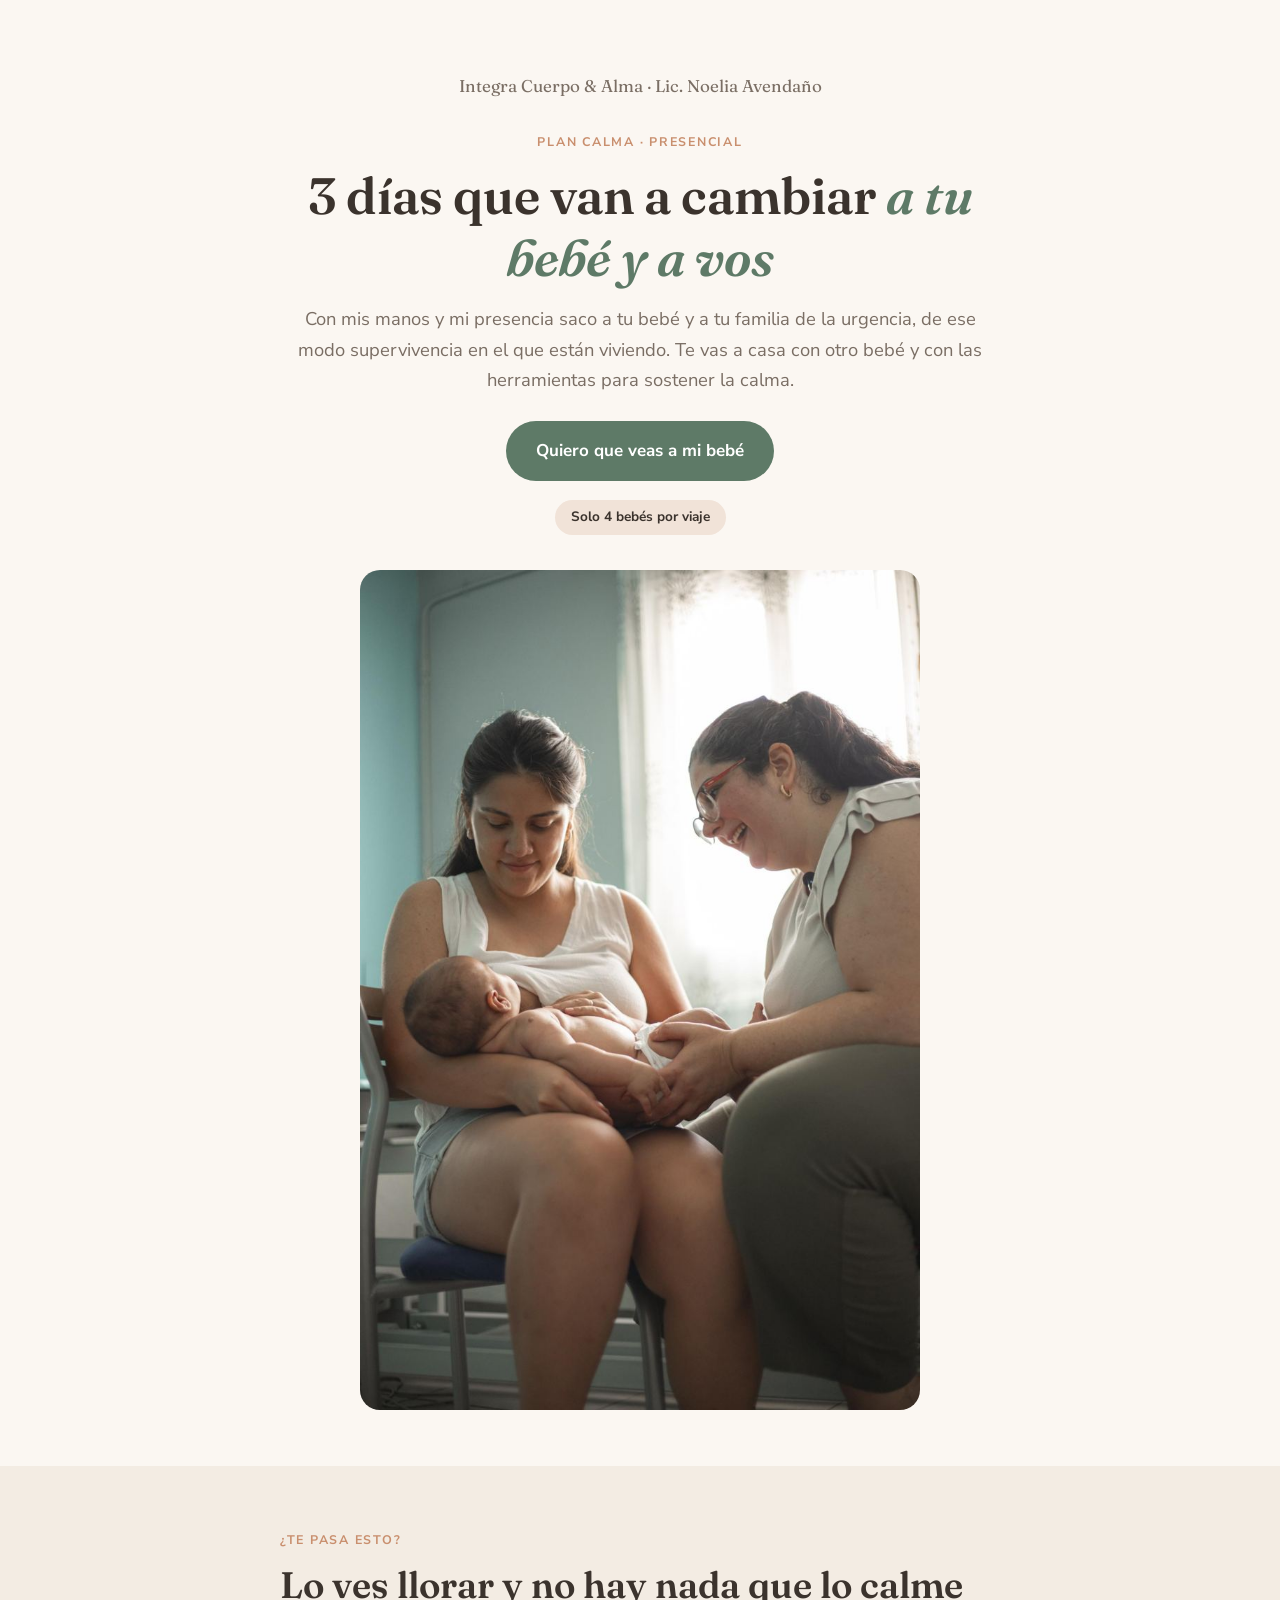
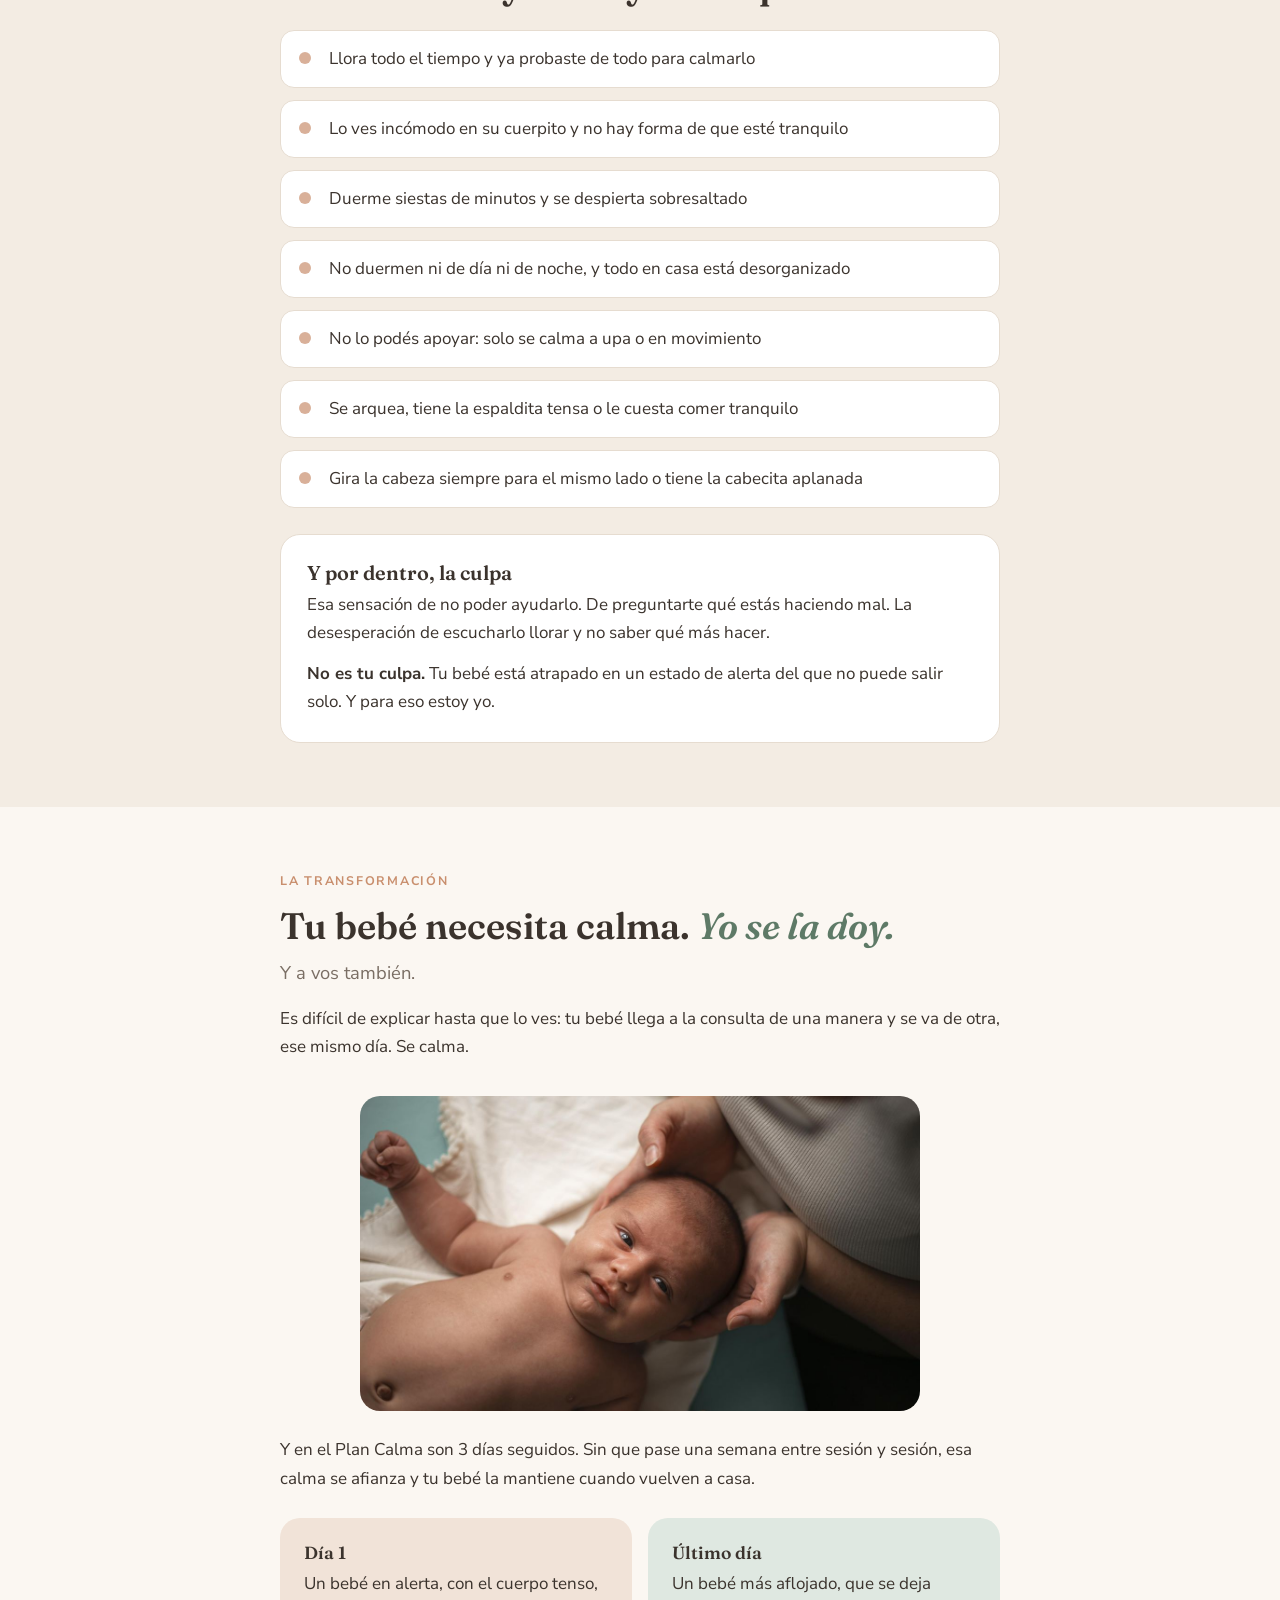
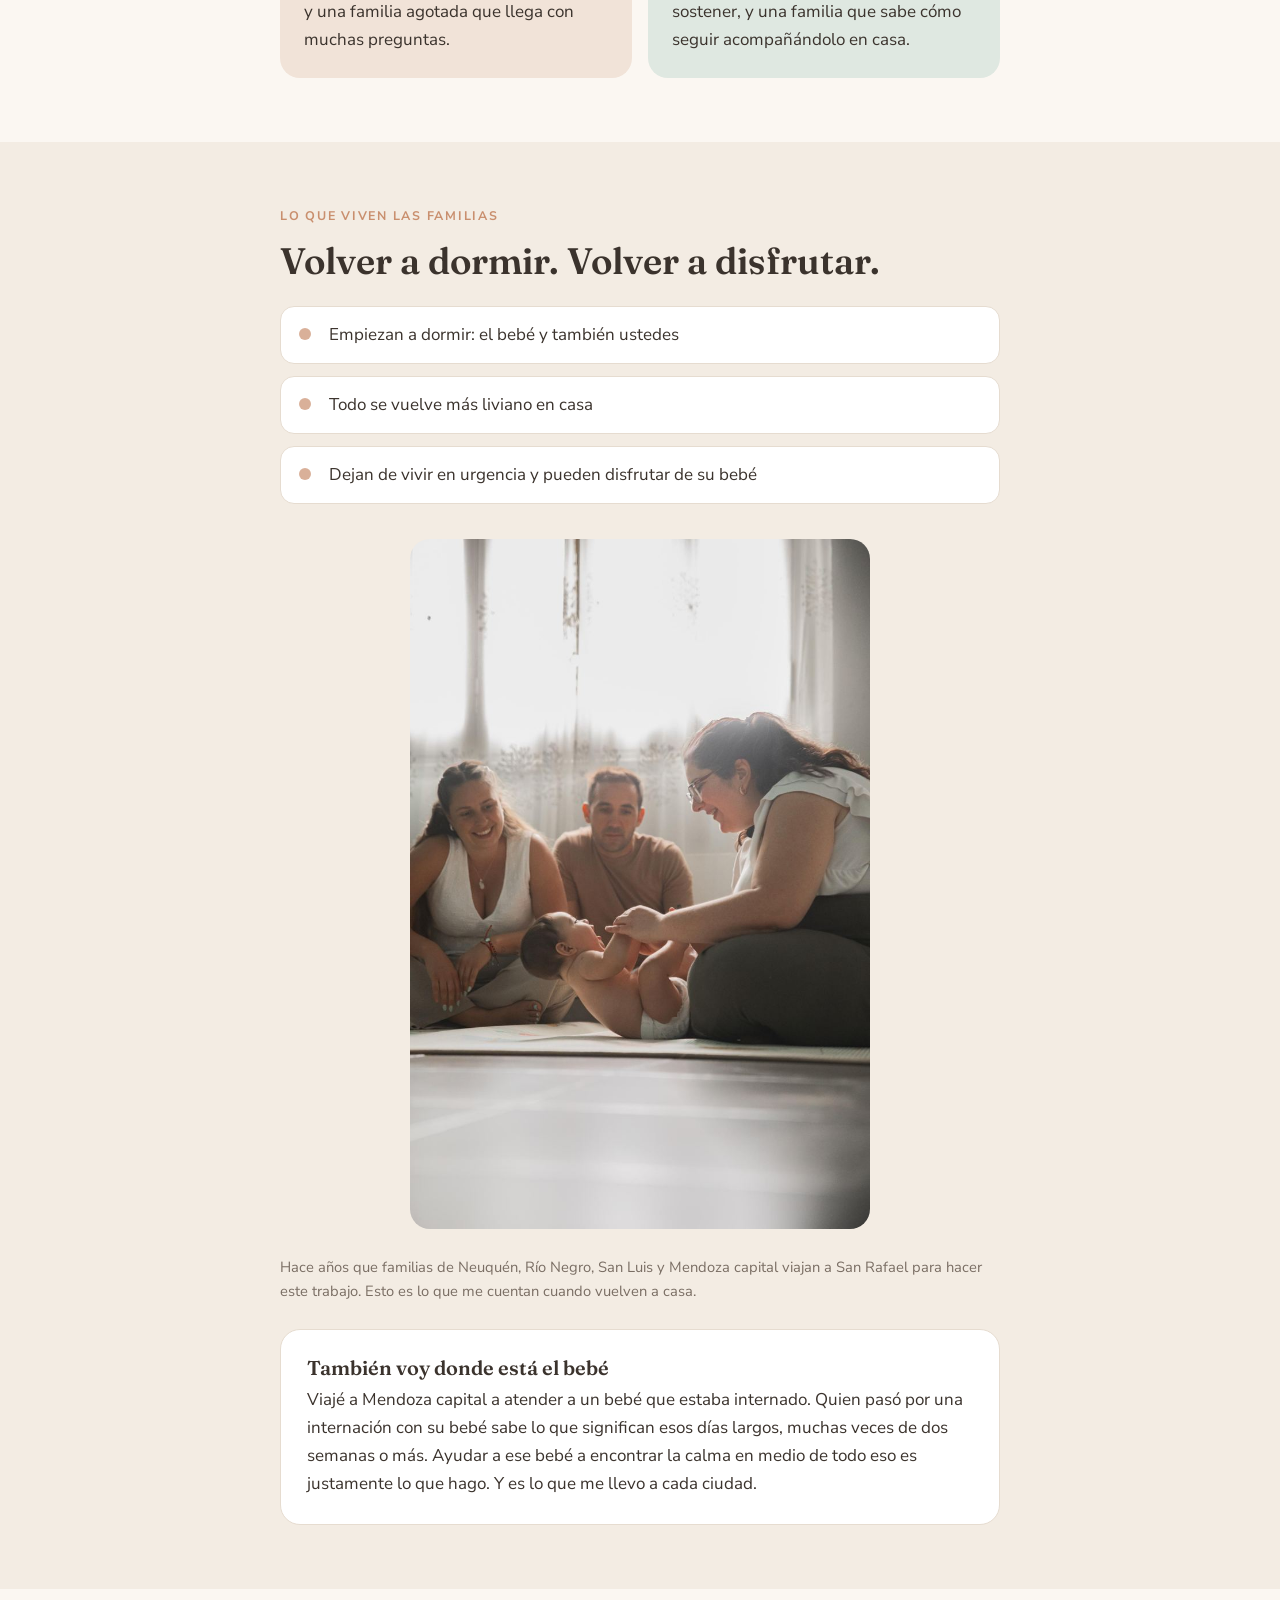
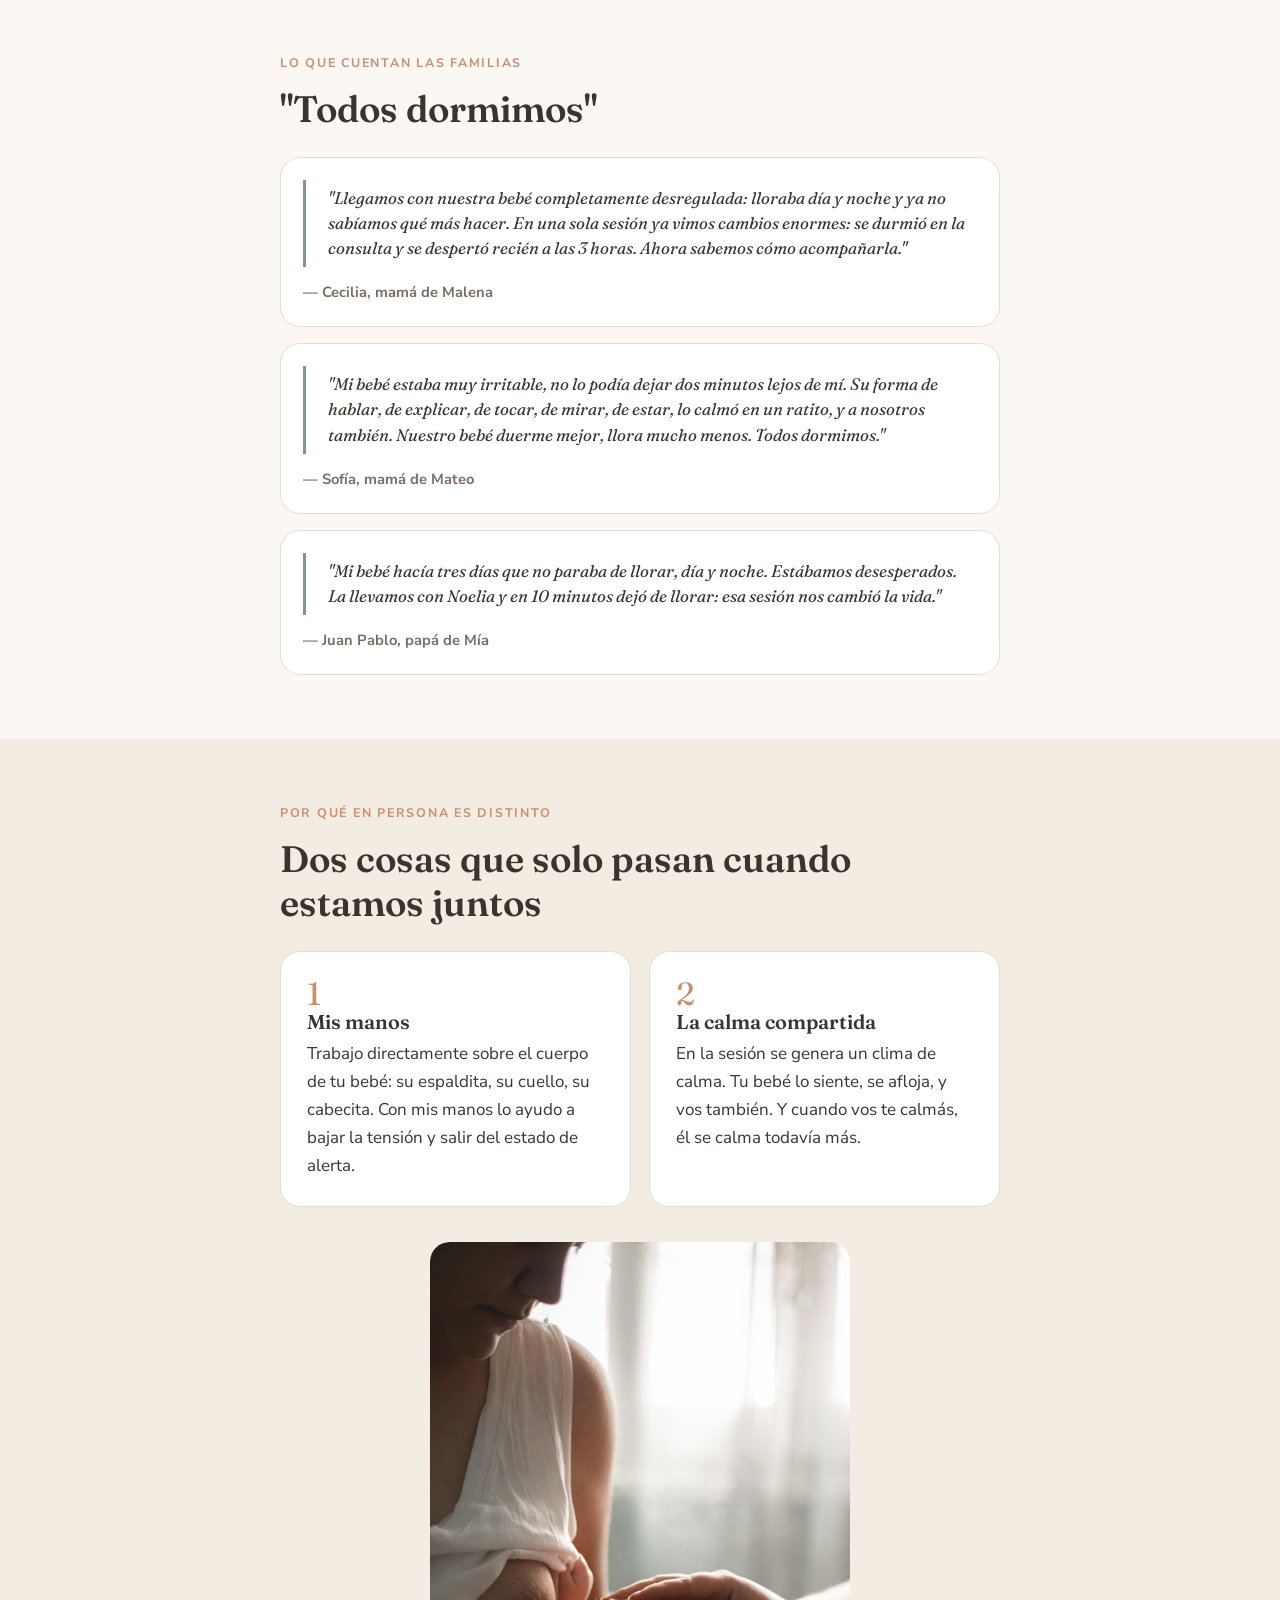
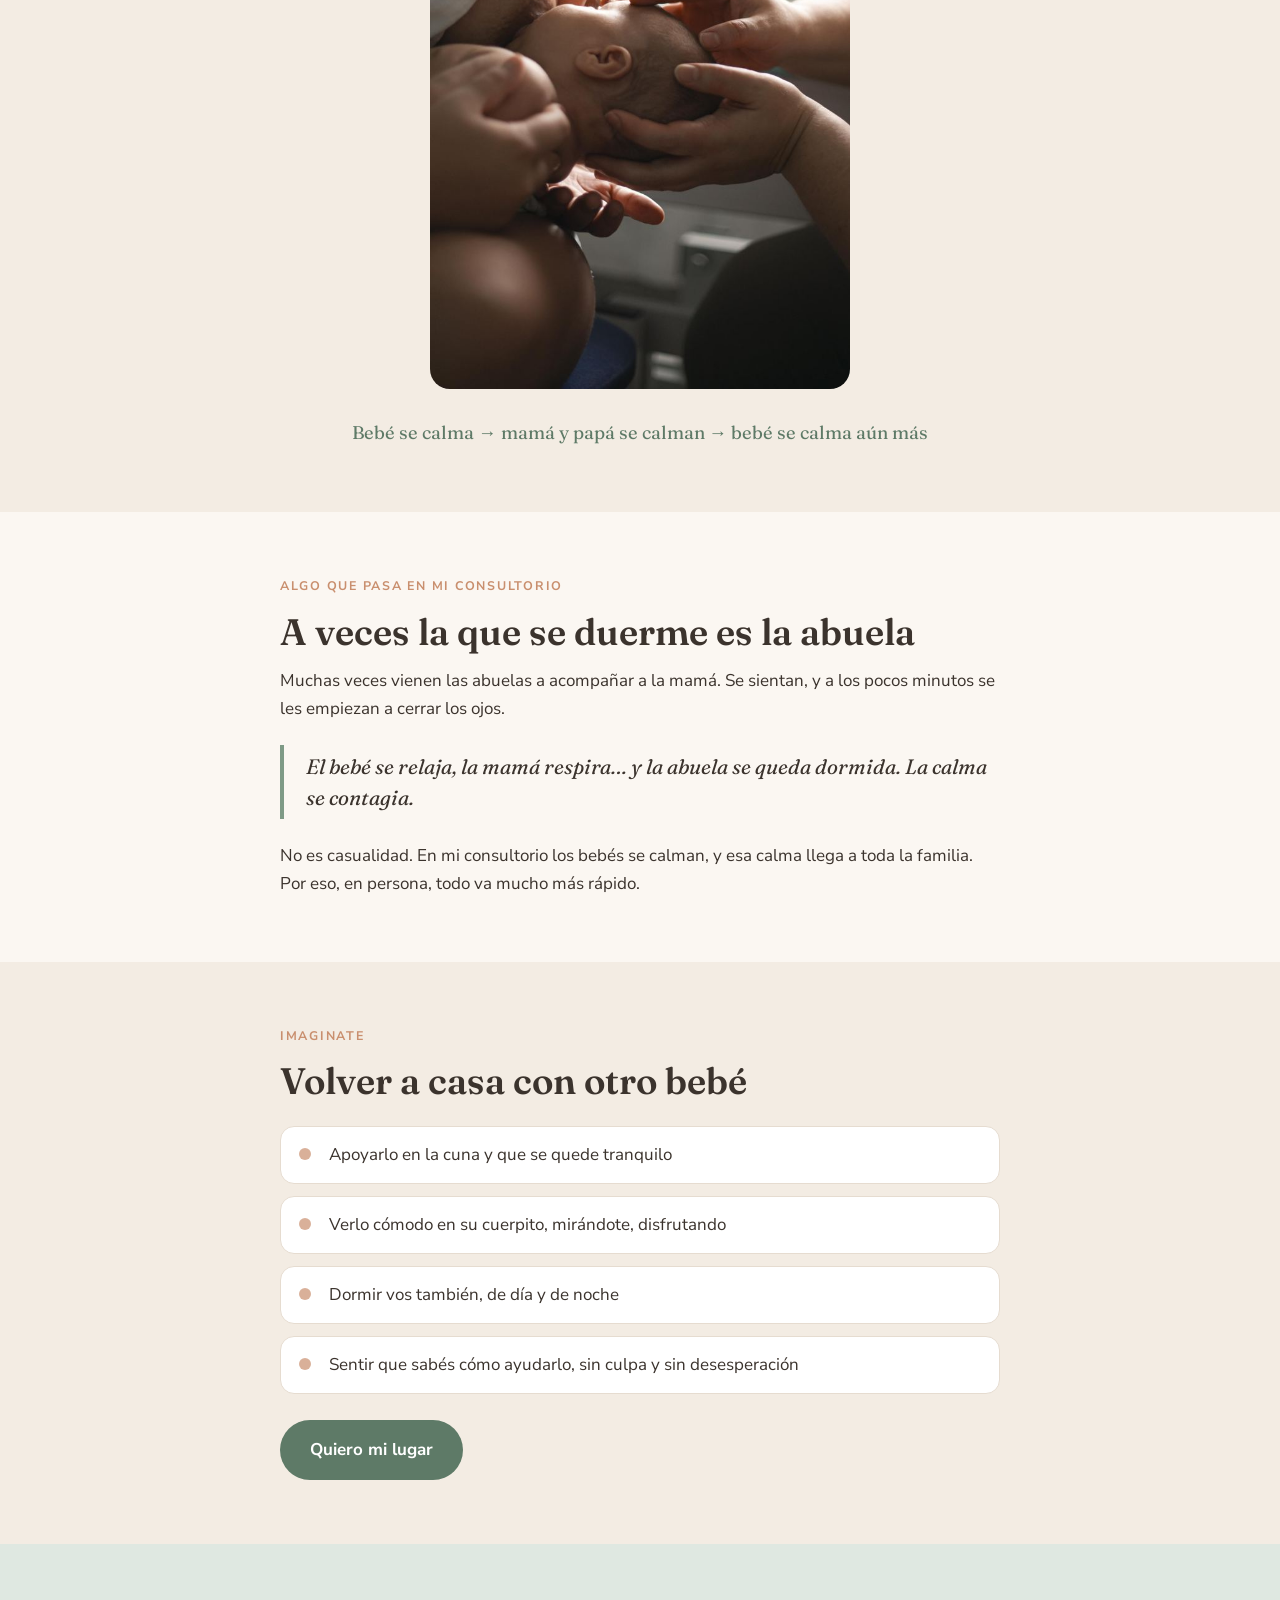
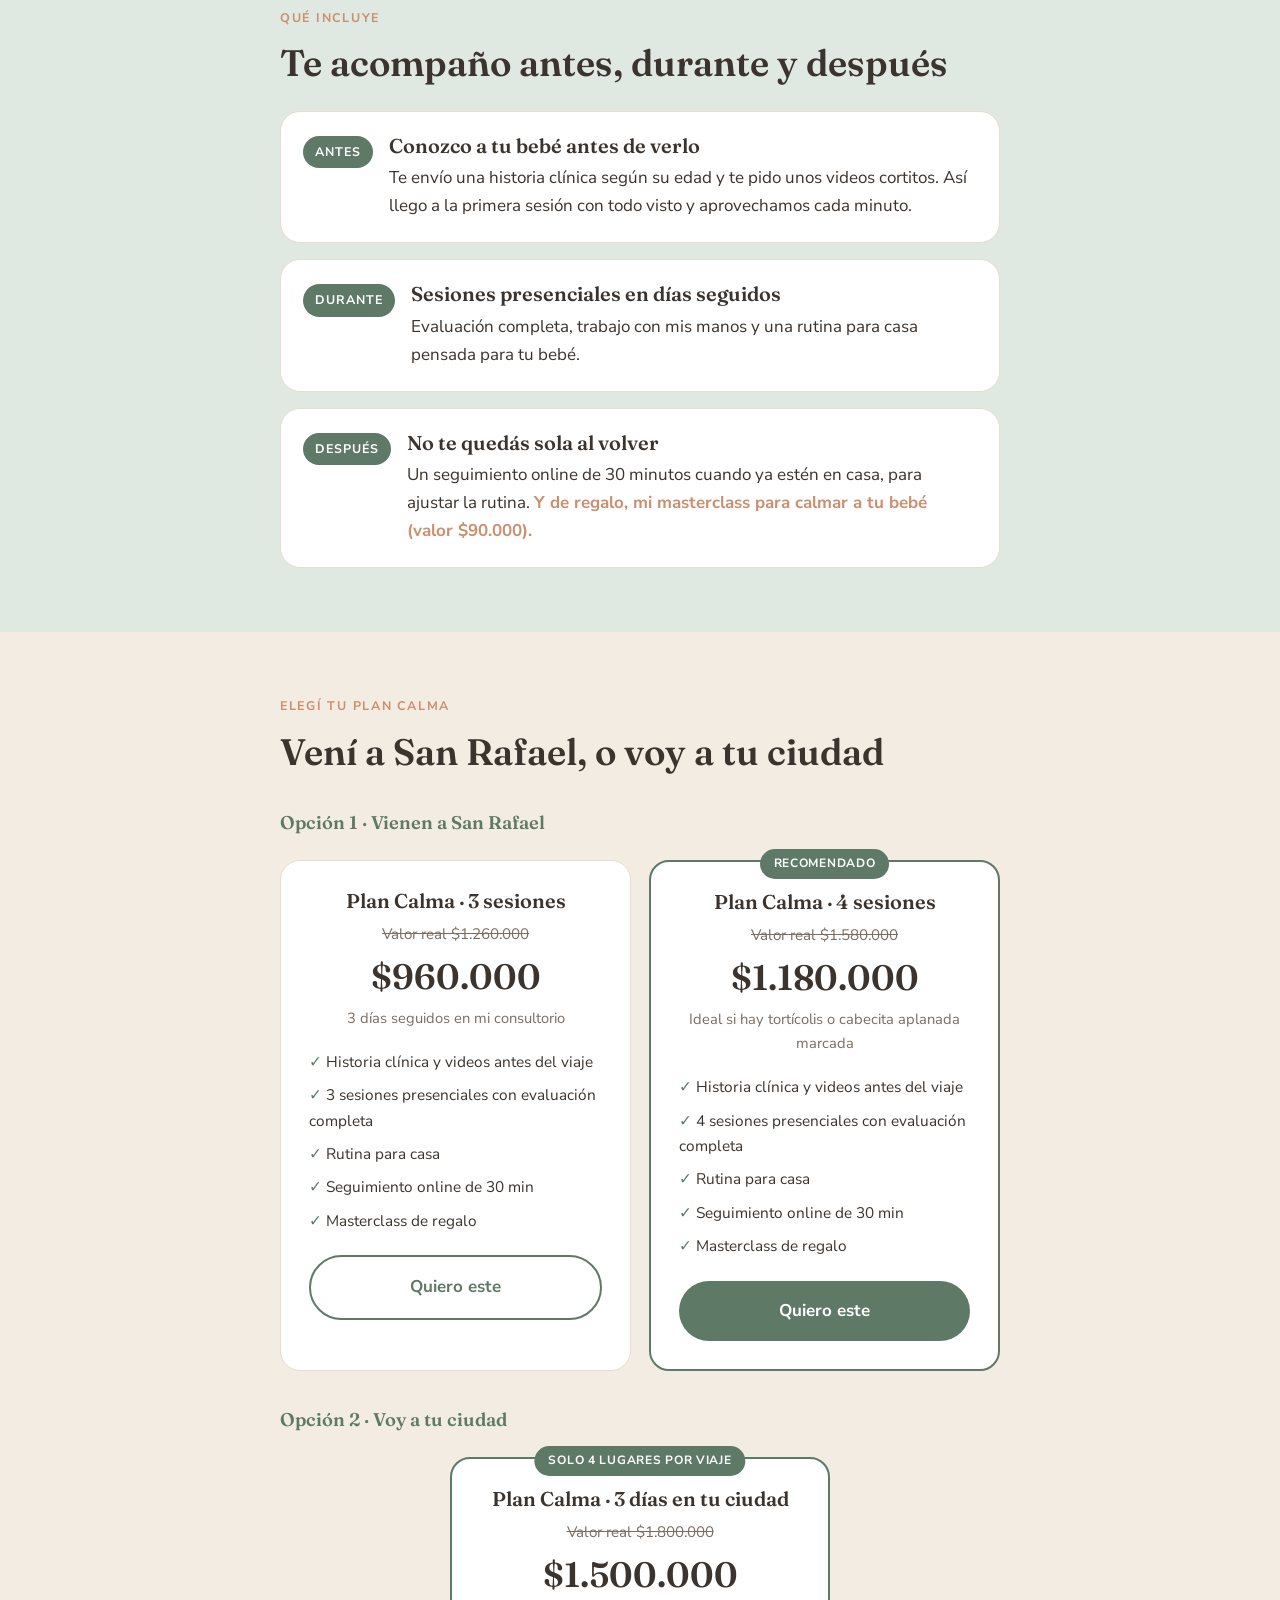
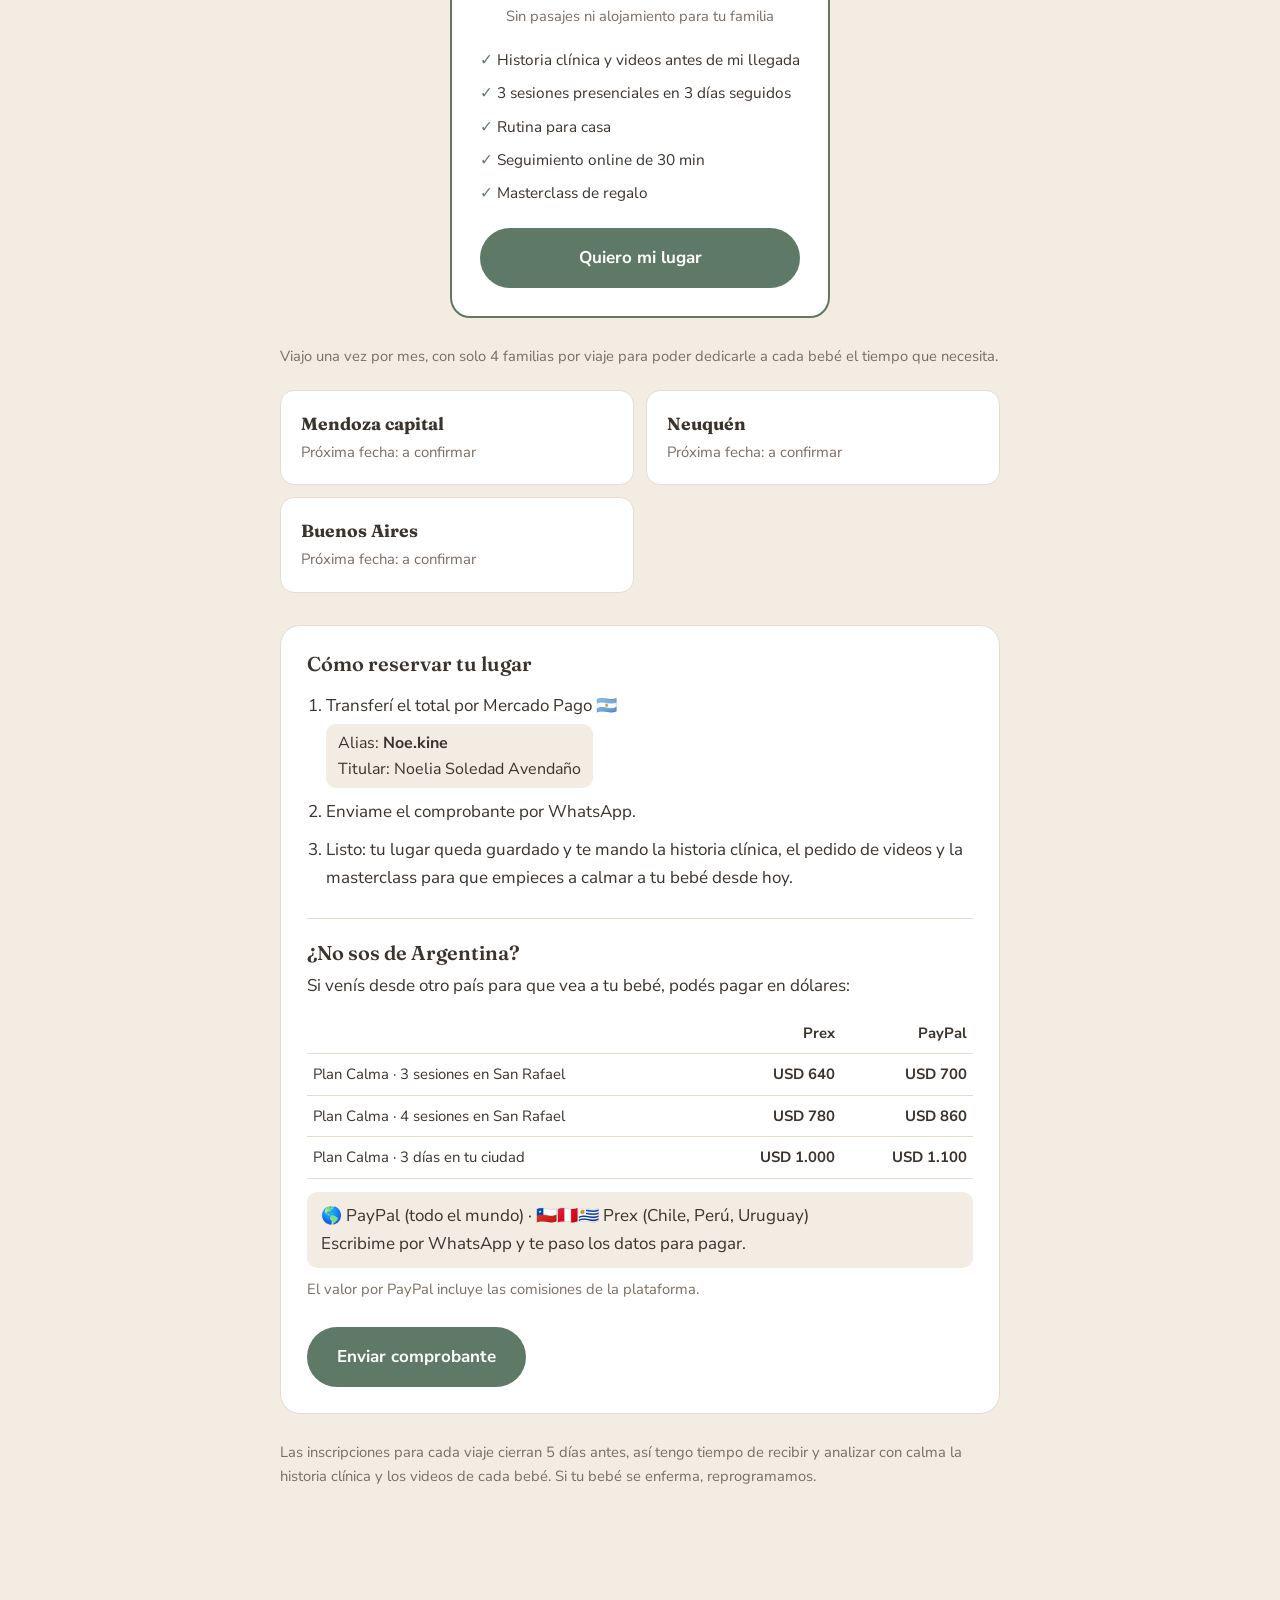
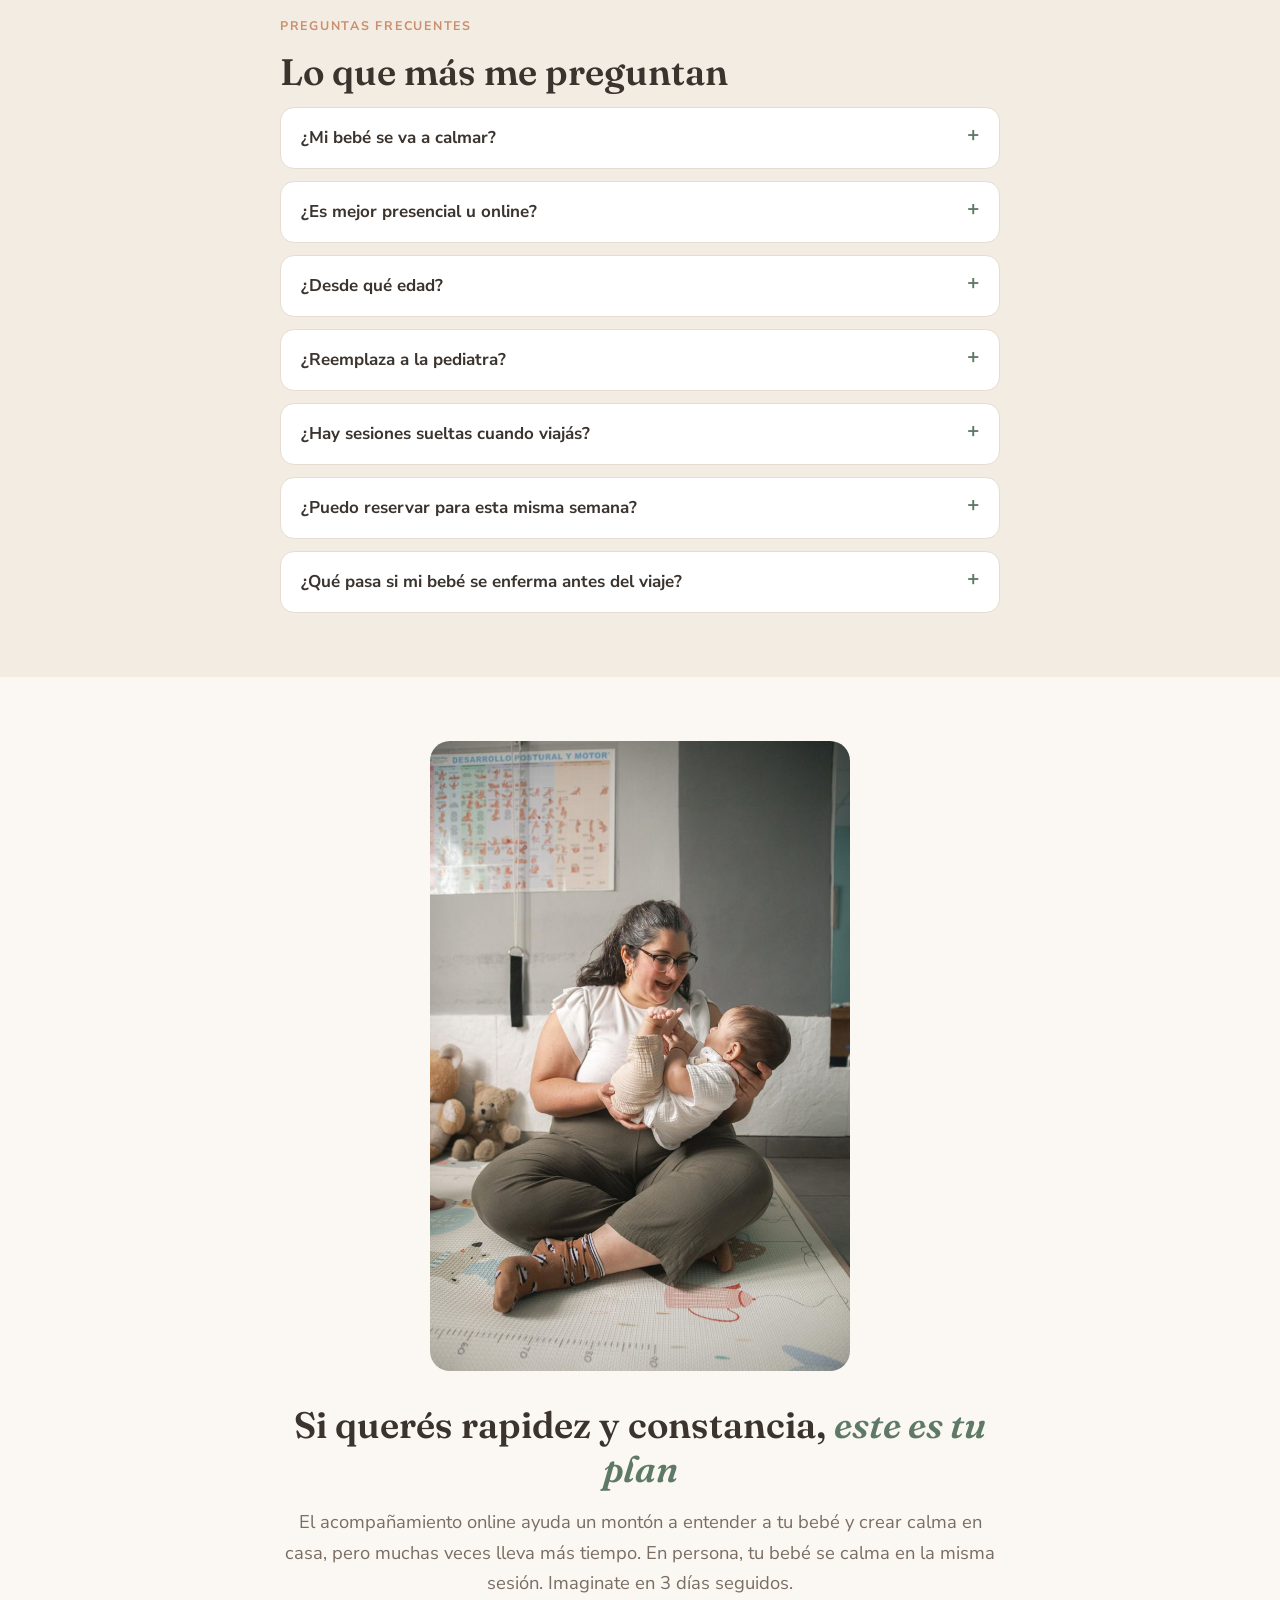
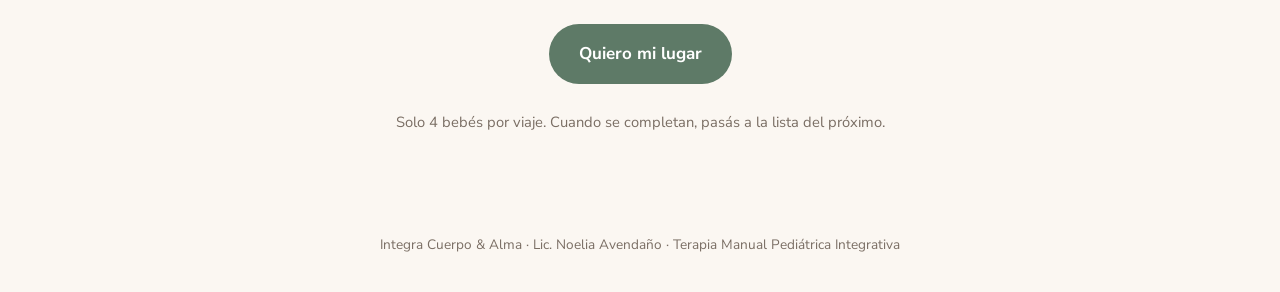
<file: integra-web/plan-calma/index.html>
<!doctype html>
<html lang="es">
<head>
<meta charset="utf-8">
<meta name="viewport" content="width=device-width, initial-scale=1">
<title>Plan Calma · Integra Cuerpo & Alma</title>
<meta name="description" content="3 días de trabajo presencial con tu bebé para que vuelva a la calma. En San Rafael o en tu ciudad: Mendoza, Neuquén y Buenos Aires. Solo 4 lugares por viaje.">
<link rel="preconnect" href="https://fonts.googleapis.com">
<link href="https://fonts.googleapis.com/css2?family=Fraunces:ital,opsz,wght@0,9..144,400;0,9..144,600;1,9..144,400&family=Nunito+Sans:wght@400;600;700&display=swap" rel="stylesheet">
<style>
  :root{
    --bg:#FBF7F2; --bg-alt:#F3ECE3; --card:#FFFFFF;
    --ink:#3B332D; --muted:#7A6E64;
    --sage:#7E9A86; --sage-dark:#5E7A67; --clay:#C98F6E; --line:#E6DCD0;
    --radius:20px;
  }
  *{box-sizing:border-box;margin:0;padding:0}
  html{scroll-behavior:smooth}
  body{background:var(--bg);color:var(--ink);font-family:'Nunito Sans',system-ui,sans-serif;font-size:17px;line-height:1.65}
  h1,h2,h3{font-family:'Fraunces',Georgia,serif;font-weight:600;line-height:1.2}
  h1{font-size:clamp(2rem,6vw,3.2rem)}
  h2{font-size:clamp(1.6rem,4.5vw,2.3rem);margin-bottom:.8rem}
  h3{font-size:1.25rem;margin-bottom:.4rem}
  em{font-family:'Fraunces',serif;font-style:italic;color:var(--sage-dark)}
  .wrap{max-width:760px;margin:0 auto;padding:0 20px}
  section{padding:64px 0}
  .alt{background:var(--bg-alt)}
  .eyebrow{text-transform:uppercase;letter-spacing:.14em;font-size:.78rem;font-weight:700;color:var(--clay);margin-bottom:.8rem}
  .lead{font-size:1.15rem;color:var(--muted);margin-top:1rem}
  .btn{display:inline-block;background:var(--sage-dark);color:#fff;text-decoration:none;font-weight:700;padding:16px 30px;border-radius:999px;margin-top:1.6rem;transition:transform .15s, background .15s}
  .btn:hover{background:var(--sage);transform:translateY(-2px)}
  .btn.light{background:transparent;color:var(--sage-dark);border:2px solid var(--sage-dark)}

  /* HERO */
  .hero{padding:72px 0 56px;text-align:center}
  .hero .brand{font-family:'Fraunces',serif;color:var(--muted);margin-bottom:2rem}
  /* Foto: se muestra completa, sin recortar */
  .photo{margin:2.2rem auto 0;max-width:560px}
  .photo img{width:100%;height:auto;display:block;border-radius:var(--radius)}
  .photo.placeholder{border:2px dashed var(--line);border-radius:var(--radius);padding:48px 20px;color:var(--muted);font-size:.95rem}

  /* LISTA DE DOLORES */
  .pains{list-style:none;margin-top:1.4rem;display:grid;gap:12px}
  .pains li{background:var(--card);border:1px solid var(--line);border-radius:14px;padding:14px 18px 14px 48px;position:relative}
  .pains li::before{content:"";position:absolute;left:18px;top:21px;width:12px;height:12px;border-radius:50%;background:var(--clay);opacity:.7}

  /* ANTES / DESPUÉS */
  .shift{display:grid;grid-template-columns:1fr;gap:16px;margin-top:1.6rem}
  @media(min-width:640px){.shift{grid-template-columns:1fr 1fr}}
  .shift div{border-radius:var(--radius);padding:24px}
  .day1{background:#F1E3D8}
  .day3{background:#DFE8E1}
  .shift h3{font-size:1.1rem}

  /* DOS CAMINOS */
  .two{display:grid;gap:18px;margin-top:1.6rem}
  @media(min-width:640px){.two{grid-template-columns:1fr 1fr}}
  .card{background:var(--card);border:1px solid var(--line);border-radius:var(--radius);padding:26px}
  .card .num{font-family:'Fraunces',serif;font-size:2rem;color:var(--clay);line-height:1}
  .circle{margin-top:1.8rem;text-align:center;font-family:'Fraunces',serif;font-size:1.15rem;color:var(--sage-dark)}

  /* HISTORIA */
  blockquote{font-family:'Fraunces',serif;font-style:italic;font-size:1.3rem;line-height:1.5;border-left:4px solid var(--sage);padding:6px 0 6px 22px;margin:1.4rem 0}

  /* INCLUYE */
  .steps{display:grid;gap:16px;margin-top:1.6rem}
  .step{display:flex;gap:16px;align-items:flex-start;background:var(--card);border:1px solid var(--line);border-radius:var(--radius);padding:22px}
  .step .tag{flex:0 0 auto;background:var(--sage-dark);color:#fff;font-weight:700;font-size:.78rem;letter-spacing:.08em;text-transform:uppercase;border-radius:999px;padding:6px 12px;margin-top:2px}
  .gift{color:var(--clay);font-weight:700}

  /* PRECIOS */
  .prices{display:grid;gap:18px;margin-top:1.6rem}
  @media(min-width:640px){.prices{grid-template-columns:1fr 1fr}}
  .price{background:var(--card);border:1px solid var(--line);border-radius:var(--radius);padding:28px;text-align:center;position:relative}
  .price.featured{border:2px solid var(--sage-dark)}
  .badge{position:absolute;top:-13px;left:50%;transform:translateX(-50%);background:var(--sage-dark);color:#fff;font-size:.75rem;font-weight:700;letter-spacing:.06em;text-transform:uppercase;border-radius:999px;padding:5px 14px;white-space:nowrap}
  .price .was{color:var(--muted);text-decoration:line-through;font-size:.95rem;margin-top:.6rem}
  .price .now{font-family:'Fraunces',serif;font-size:2.2rem;font-weight:600;color:var(--ink)}
  .price .for{color:var(--muted);font-size:.92rem}
  .price ul{list-style:none;text-align:left;margin-top:1.2rem;display:grid;gap:8px;font-size:.96rem}
  .price li::before{content:"✓  ";color:var(--sage-dark);font-weight:700}
  .price .btn{margin-top:1.4rem;width:100%}
  .mod{font-size:1.15rem;margin-top:2.4rem;color:var(--sage-dark)}
  @media(min-width:640px){.prices.single{grid-template-columns:1fr;max-width:380px;margin-left:auto;margin-right:auto}}

  /* LUGARES */
  .places{display:grid;gap:12px;margin-top:1.4rem}
  @media(min-width:640px){.places{grid-template-columns:1fr 1fr}}
  .place{background:var(--card);border:1px solid var(--line);border-radius:14px;padding:18px 20px}
  .place strong{font-family:'Fraunces',serif;font-size:1.1rem;display:block}
  .place span{color:var(--muted);font-size:.93rem}

  /* FAQ */
  details{background:var(--card);border:1px solid var(--line);border-radius:14px;padding:16px 20px;margin-top:12px}
  summary{font-weight:700;cursor:pointer;list-style:none}
  summary::-webkit-details-marker{display:none}
  summary::after{content:"+";float:right;color:var(--sage-dark);font-size:1.3rem;line-height:1}
  details[open] summary::after{content:"–"}
  details p{margin-top:.6rem;color:var(--muted)}

  .pill{display:inline-block;background:#F1E3D8;color:var(--ink);font-weight:700;font-size:.85rem;border-radius:999px;padding:6px 16px;margin-top:1.2rem}
  .pay{margin-top:2rem;text-align:left}
  .pay ol{margin:1rem 0 0 1.2rem;display:grid;gap:10px}
  .pay .alias{display:inline-block;margin-top:4px;background:var(--bg-alt);border-radius:10px;padding:6px 12px;font-size:1rem}
  .intl{margin-top:1.6rem;padding-top:1.4rem;border-top:1px solid var(--line)}
  .usd{width:100%;border-collapse:collapse;margin:.8rem 0;font-size:.93rem}
  .usd th,.usd td{padding:8px 6px;border-bottom:1px solid var(--line);text-align:right}
  .usd th:first-child,.usd td:first-child{text-align:left}
  .usd td:not(:first-child){white-space:nowrap;font-weight:700}
  .intl .methods{background:var(--bg-alt);border-radius:10px;padding:10px 14px}
  .testis{display:grid;gap:16px;margin-top:1.6rem}
  .testi{background:var(--card);border:1px solid var(--line);border-radius:var(--radius);padding:22px}
  .testi blockquote{font-size:1.05rem;border-left:3px solid var(--sage);margin:0 0 .8rem}
  .testi .who{color:var(--muted);font-size:.92rem;font-weight:700}
  .brand a{color:inherit;text-decoration:none}
  .note{font-size:.92rem;color:var(--muted);margin-top:1.6rem}
  .final{text-align:center}
  footer{text-align:center;padding:36px 20px;color:var(--muted);font-size:.85rem}
</style>
</head>
<body>

<!-- HERO -->
<header class="hero">
  <div class="wrap">
    <p class="brand"><a href="/">Integra Cuerpo &amp; Alma</a> · Lic. Noelia Avendaño</p>
    <p class="eyebrow">Plan Calma · presencial</p>
    <h1>3 días que van a cambiar <em>a tu bebé y a vos</em></h1>
    <p class="lead">Con mis manos y mi presencia saco a tu bebé y a tu familia de la urgencia, de ese modo supervivencia en el que están viviendo. Te vas a casa con otro bebé y con las herramientas para sostener la calma.</p>
    <a class="btn" href="#precios">Quiero que veas a mi bebé</a>
    <br><span class="pill">Solo 4 bebés por viaje</span>

    <div class="photo"><img loading="lazy" src="../assets/fotos/presencial-hero.jpg" alt="Noelia sonriendo mientras trabaja con un bebé en brazos de su mamá"></div>
  </div>
</header>

<!-- DOLORES -->
<section class="alt">
  <div class="wrap">
    <p class="eyebrow">¿Te pasa esto?</p>
    <h2>Lo ves llorar y no hay nada que lo calme</h2>
    <ul class="pains">
      <li>Llora todo el tiempo y ya probaste de todo para calmarlo</li>
      <li>Lo ves incómodo en su cuerpito y no hay forma de que esté tranquilo</li>
      <li>Duerme siestas de minutos y se despierta sobresaltado</li>
      <li>No duermen ni de día ni de noche, y todo en casa está desorganizado</li>
      <li>No lo podés apoyar: solo se calma a upa o en movimiento</li>
      <li>Se arquea, tiene la espaldita tensa o le cuesta comer tranquilo</li>
      <li>Gira la cabeza siempre para el mismo lado o tiene la cabecita aplanada</li>
    </ul>
    <div class="card" style="margin-top:1.6rem">
      <h3>Y por dentro, la culpa</h3>
      <p>Esa sensación de no poder ayudarlo. De preguntarte qué estás haciendo mal. La desesperación de escucharlo llorar y no saber qué más hacer.</p>
      <p style="margin-top:.8rem"><strong>No es tu culpa.</strong> Tu bebé está atrapado en un estado de alerta del que no puede salir solo. Y para eso estoy yo.</p>
    </div>
  </div>
</section>

<!-- TRANSFORMACIÓN -->
<section>
  <div class="wrap">
    <p class="eyebrow">La transformación</p>
    <h2>Tu bebé necesita calma. <em>Yo se la doy.</em></h2>
    <p class="lead" style="margin:-.2rem 0 1rem">Y a vos también.</p>
    <p>Es difícil de explicar hasta que lo ves: tu bebé llega a la consulta de una manera y se va de otra, ese mismo día. Se calma.</p>
    <div class="photo"><img loading="lazy" src="../assets/fotos/presencial-calma.jpg" alt="Bebé tranquilo con las manos de Noelia sosteniendo su cabecita"></div>
    <p style="margin-top:1.6rem">Y en el Plan Calma son 3 días seguidos. Sin que pase una semana entre sesión y sesión, esa calma se afianza y tu bebé la mantiene cuando vuelven a casa.</p>
    <div class="shift">
      <div class="day1">
        <h3>Día 1</h3>
        <p>Un bebé en alerta, con el cuerpo tenso, y una familia agotada que llega con muchas preguntas.</p>
      </div>
      <div class="day3">
        <h3>Último día</h3>
        <p>Un bebé más aflojado, que se deja sostener, y una familia que sabe cómo seguir acompañándolo en casa.</p>
      </div>
    </div>
  </div>
</section>

<!-- LO QUE VIVEN LAS FAMILIAS -->
<section class="alt">
  <div class="wrap">
    <p class="eyebrow">Lo que viven las familias</p>
    <h2>Volver a dormir. Volver a disfrutar.</h2>
    <ul class="pains">
      <li>Empiezan a dormir: el bebé y también ustedes</li>
      <li>Todo se vuelve más liviano en casa</li>
      <li>Dejan de vivir en urgencia y pueden disfrutar de su bebé</li>
    </ul>
    <div class="photo" style="max-width:460px"><img loading="lazy" src="../assets/fotos/presencial-familia.jpg" alt="Noelia trabajando en el piso con un bebé mientras mamá y papá miran sonriendo"></div>
    <p class="note">Hace años que familias de Neuquén, Río Negro, San Luis y Mendoza capital viajan a San Rafael para hacer este trabajo. Esto es lo que me cuentan cuando vuelven a casa.</p>
    <div class="card" style="margin-top:1.6rem">
      <h3>También voy donde está el bebé</h3>
      <p>Viajé a Mendoza capital a atender a un bebé que estaba internado. Quien pasó por una internación con su bebé sabe lo que significan esos días largos, muchas veces de dos semanas o más. Ayudar a ese bebé a encontrar la calma en medio de todo eso es justamente lo que hago. Y es lo que me llevo a cada ciudad.</p>
    </div>
  </div>
</section>

<!-- TESTIMONIOS -->
<section>
  <div class="wrap">
    <p class="eyebrow">Lo que cuentan las familias</p>
    <h2>"Todos dormimos"</h2>
    <div class="testis">
      <div class="testi"><blockquote>"Llegamos con nuestra bebé completamente desregulada: lloraba día y noche y ya no sabíamos qué más hacer. En una sola sesión ya vimos cambios enormes: se durmió en la consulta y se despertó recién a las 3 horas. Ahora sabemos cómo acompañarla."</blockquote><div class="who">— Cecilia, mamá de Malena</div></div>
      <div class="testi"><blockquote>"Mi bebé estaba muy irritable, no lo podía dejar dos minutos lejos de mí. Su forma de hablar, de explicar, de tocar, de mirar, de estar, lo calmó en un ratito, y a nosotros también. Nuestro bebé duerme mejor, llora mucho menos. Todos dormimos."</blockquote><div class="who">— Sofía, mamá de Mateo</div></div>
      <div class="testi"><blockquote>"Mi bebé hacía tres días que no paraba de llorar, día y noche. Estábamos desesperados. La llevamos con Noelia y en 10 minutos dejó de llorar: esa sesión nos cambió la vida."</blockquote><div class="who">— Juan Pablo, papá de Mía</div></div>
    </div>
  </div>
</section>

<!-- CÓMO -->
<section class="alt">
  <div class="wrap">
    <p class="eyebrow">Por qué en persona es distinto</p>
    <h2>Dos cosas que solo pasan cuando estamos juntos</h2>
    <div class="two">
      <div class="card">
        <div class="num">1</div>
        <h3>Mis manos</h3>
        <p>Trabajo directamente sobre el cuerpo de tu bebé: su espaldita, su cuello, su cabecita. Con mis manos lo ayudo a bajar la tensión y salir del estado de alerta.</p>
      </div>
      <div class="card">
        <div class="num">2</div>
        <h3>La calma compartida</h3>
        <p>En la sesión se genera un clima de calma. Tu bebé lo siente, se afloja, y vos también. Y cuando vos te calmás, él se calma todavía más.</p>
      </div>
    </div>
    <div class="photo" style="max-width:420px"><img loading="lazy" src="../assets/fotos/presencial-manos.jpg" alt="Manos de Noelia sosteniendo la cabecita de un bebé mientras toma el pecho"></div>
    <p class="circle">Bebé se calma → mamá y papá se calman → bebé se calma aún más</p>
  </div>
</section>

<!-- HISTORIA ABUELAS -->
<section>
  <div class="wrap">
    <p class="eyebrow">Algo que pasa en mi consultorio</p>
    <h2>A veces la que se duerme es la abuela</h2>
    <p>Muchas veces vienen las abuelas a acompañar a la mamá. Se sientan, y a los pocos minutos se les empiezan a cerrar los ojos.</p>
    <blockquote>El bebé se relaja, la mamá respira… y la abuela se queda dormida. La calma se contagia.</blockquote>
    <p>No es casualidad. En mi consultorio los bebés se calman, y esa calma llega a toda la familia. Por eso, en persona, todo va mucho más rápido.</p>
  </div>
</section>

<!-- IMAGINATE -->
<section class="alt">
  <div class="wrap">
    <p class="eyebrow">Imaginate</p>
    <h2>Volver a casa con otro bebé</h2>
    <ul class="pains">
      <li>Apoyarlo en la cuna y que se quede tranquilo</li>
      <li>Verlo cómodo en su cuerpito, mirándote, disfrutando</li>
      <li>Dormir vos también, de día y de noche</li>
      <li>Sentir que sabés cómo ayudarlo, sin culpa y sin desesperación</li>
    </ul>
    <a class="btn" href="#precios">Quiero mi lugar</a>
  </div>
</section>

<!-- QUÉ INCLUYE -->
<section style="background:#DFE8E1">
  <div class="wrap">
    <p class="eyebrow">Qué incluye</p>
    <h2>Te acompaño antes, durante y después</h2>
    <div class="steps">
      <div class="step">
        <span class="tag">Antes</span>
        <div><h3>Conozco a tu bebé antes de verlo</h3><p>Te envío una historia clínica según su edad y te pido unos videos cortitos. Así llego a la primera sesión con todo visto y aprovechamos cada minuto.</p></div>
      </div>
      <div class="step">
        <span class="tag">Durante</span>
        <div><h3>Sesiones presenciales en días seguidos</h3><p>Evaluación completa, trabajo con mis manos y una rutina para casa pensada para tu bebé.</p></div>
      </div>
      <div class="step">
        <span class="tag">Después</span>
        <div><h3>No te quedás sola al volver</h3><p>Un seguimiento online de 30 minutos cuando ya estén en casa, para ajustar la rutina. <span class="gift">Y de regalo, mi masterclass para calmar a tu bebé (valor $90.000).</span></p></div>
      </div>
    </div>
  </div>
</section>

<!-- PRECIOS -->
<section id="precios" class="alt">
  <div class="wrap">
    <p class="eyebrow">Elegí tu Plan Calma</p>
    <h2>Vení a San Rafael, o voy a tu ciudad</h2>

    <h3 class="mod">Opción 1 · Vienen a San Rafael</h3>
    <div class="prices">
      <div class="price">
        <h3>Plan Calma · 3 sesiones</h3>
        <p class="was">Valor real $1.260.000</p>
        <p class="now">$960.000</p>
        <p class="for">3 días seguidos en mi consultorio</p>
        <ul>
          <li>Historia clínica y videos antes del viaje</li>
          <li>3 sesiones presenciales con evaluación completa</li>
          <li>Rutina para casa</li>
          <li>Seguimiento online de 30 min</li>
          <li>Masterclass de regalo</li>
        </ul>
        <a class="btn light" href="https://wa.me/5492604419242?text=Hola%20Noelia%2C%20quiero%20el%20Plan%20Calma%20de%203%20sesiones%20en%20San%20Rafael">Quiero este</a>
      </div>
      <div class="price featured">
        <span class="badge">Recomendado</span>
        <h3>Plan Calma · 4 sesiones</h3>
        <p class="was">Valor real $1.580.000</p>
        <p class="now">$1.180.000</p>
        <p class="for">Ideal si hay tortícolis o cabecita aplanada marcada</p>
        <ul>
          <li>Historia clínica y videos antes del viaje</li>
          <li>4 sesiones presenciales con evaluación completa</li>
          <li>Rutina para casa</li>
          <li>Seguimiento online de 30 min</li>
          <li>Masterclass de regalo</li>
        </ul>
        <a class="btn" href="https://wa.me/5492604419242?text=Hola%20Noelia%2C%20quiero%20el%20Plan%20Calma%20de%204%20sesiones%20en%20San%20Rafael">Quiero este</a>
      </div>
    </div>

    <h3 class="mod">Opción 2 · Voy a tu ciudad</h3>
    <div class="prices single">
      <div class="price featured">
        <span class="badge">Solo 4 lugares por viaje</span>
        <h3>Plan Calma · 3 días en tu ciudad</h3>
        <p class="was">Valor real $1.800.000</p>
        <p class="now">$1.500.000</p>
        <p class="for">Sin pasajes ni alojamiento para tu familia</p>
        <ul>
          <li>Historia clínica y videos antes de mi llegada</li>
          <li>3 sesiones presenciales en 3 días seguidos</li>
          <li>Rutina para casa</li>
          <li>Seguimiento online de 30 min</li>
          <li>Masterclass de regalo</li>
        </ul>
        <a class="btn" href="https://wa.me/5492604419242?text=Hola%20Noelia%2C%20quiero%20anotarme%20en%20el%20Plan%20Calma%20de%20tu%20pr%C3%B3ximo%20viaje">Quiero mi lugar</a>
      </div>
    </div>
    <p class="note">Viajo una vez por mes, con solo 4 familias por viaje para poder dedicarle a cada bebé el tiempo que necesita.</p>
    <div class="places">
      <div class="place"><strong>Mendoza capital</strong><span>Próxima fecha: a confirmar</span></div>
      <div class="place"><strong>Neuquén</strong><span>Próxima fecha: a confirmar</span></div>
      <div class="place"><strong>Buenos Aires</strong><span>Próxima fecha: a confirmar</span></div>
    </div>

    <div class="card pay">
      <h3>Cómo reservar tu lugar</h3>
      <ol>
        <li>Transferí el total por Mercado Pago 🇦🇷<br><span class="alias">Alias: <strong>Noe.kine</strong><br>Titular: Noelia Soledad Avendaño</span></li>
        <li>Enviame el comprobante por WhatsApp.</li>
        <li>Listo: tu lugar queda guardado y te mando la historia clínica, el pedido de videos y la masterclass para que empieces a calmar a tu bebé desde hoy.</li>
      </ol>
      <div class="intl">
        <h3>¿No sos de Argentina?</h3>
        <p>Si venís desde otro país para que vea a tu bebé, podés pagar en dólares:</p>
        <table class="usd">
          <tr><th></th><th>Prex</th><th>PayPal</th></tr>
          <tr><td>Plan Calma · 3 sesiones en San Rafael</td><td>USD 640</td><td>USD 700</td></tr>
          <tr><td>Plan Calma · 4 sesiones en San Rafael</td><td>USD 780</td><td>USD 860</td></tr>
          <tr><td>Plan Calma · 3 días en tu ciudad</td><td>USD 1.000</td><td>USD 1.100</td></tr>
        </table>
        <p class="methods">🌎 PayPal (todo el mundo) · 🇨🇱🇵🇪🇺🇾 Prex (Chile, Perú, Uruguay)<br>Escribime por WhatsApp y te paso los datos para pagar.</p>
        <p class="note" style="margin-top:.6rem">El valor por PayPal incluye las comisiones de la plataforma.</p>
      </div>
      <a class="btn" href="https://wa.me/5492604419242?text=Hola%20Noelia%2C%20te%20env%C3%ADo%20el%20comprobante%20para%20reservar%20mi%20lugar%20en%20el%20Plan%20Calma">Enviar comprobante</a>
    </div>
    <p class="note">Las inscripciones para cada viaje cierran 5 días antes, así tengo tiempo de recibir y analizar con calma la historia clínica y los videos de cada bebé. Si tu bebé se enferma, reprogramamos.</p>
  </div>
</section>

<!-- FAQ -->
<section class="alt">
  <div class="wrap">
    <p class="eyebrow">Preguntas frecuentes</p>
    <h2>Lo que más me preguntan</h2>
    <details><summary>¿Mi bebé se va a calmar?</summary><p>Lo que veo en cada consulta presencial es que los bebés se calman: llegan de una manera y se van de otra, y después mantienen esa calma. Si además tu bebé tiene tensiones en el cuerpo, gases u otras cosas para trabajar, eso puede necesitar más tiempo y te voy a decir qué seguir haciendo. Pero la calma es lo primero que aparece.</p></details>
    <details><summary>¿Es mejor presencial u online?</summary><p>El acompañamiento online ayuda un montón: te ayuda a entender a tu bebé y a crear calma en tu casa. Pero muchas veces lleva más tiempo regularlo, según cómo llega: cuántos días lleva llorando, si tiene tensiones en el cuerpo o gases. En persona trabajo con mis manos y la calma aparece en la misma sesión. Si querés rapidez y constancia, el Plan Calma es tu plan.</p></details>
    <details><summary>¿Desde qué edad?</summary><p>Atiendo bebés desde los primeros días de vida. Contame la edad de tu bebé y te digo si el Plan Calma es para ustedes.</p></details>
    <details><summary>¿Reemplaza a la pediatra?</summary><p>No. Mi trabajo acompaña al de su pediatra, que siempre tiene que estar al tanto de cómo está tu bebé.</p></details>
    <details><summary>¿Hay sesiones sueltas cuando viajás?</summary><p>No. Cuando viajo a tu ciudad trabajo solo en formato Plan Calma de 3 días, porque la regulación necesita días seguidos para que el cambio se sostenga.</p></details>
    <details><summary>¿Puedo reservar para esta misma semana?</summary><p>Sí, si todavía hay lugar. Las inscripciones cierran 5 días antes del viaje: necesito ese tiempo para recibir la historia clínica y los videos, y evaluar bien a tu bebé. Mientras tanto, apenas reservás te mando la masterclass para que empieces a calmarlo desde casa.</p></details>
    <details><summary>¿Qué pasa si mi bebé se enferma antes del viaje?</summary><p>Reprogramamos las fechas. El pago no se devuelve, pero tu lugar queda guardado.</p></details>
  </div>
</section>

<!-- CIERRE -->
<section class="final">
  <div class="wrap">
    <div class="photo" style="max-width:420px;margin-top:0;margin-bottom:2rem"><img loading="lazy" src="../assets/fotos/presencial-noelia.jpg" alt="Noelia sentada en el piso de su consultorio con un bebé en brazos"></div>
    <h2>Si querés rapidez y constancia, <em>este es tu plan</em></h2>
    <p class="lead">El acompañamiento online ayuda un montón a entender a tu bebé y crear calma en casa, pero muchas veces lleva más tiempo. En persona, tu bebé se calma en la misma sesión. Imaginate en 3 días seguidos.</p>
    <a class="btn" href="https://wa.me/5492604419242?text=Hola%20Noelia%2C%20quiero%20mi%20lugar%20en%20el%20Plan%20Calma">Quiero mi lugar</a>
    <p class="note">Solo 4 bebés por viaje. Cuando se completan, pasás a la lista del próximo.</p>
  </div>
</section>

<footer>Integra Cuerpo &amp; Alma · Lic. Noelia Avendaño · Terapia Manual Pediátrica Integrativa</footer>

</body>
</html>
</file>
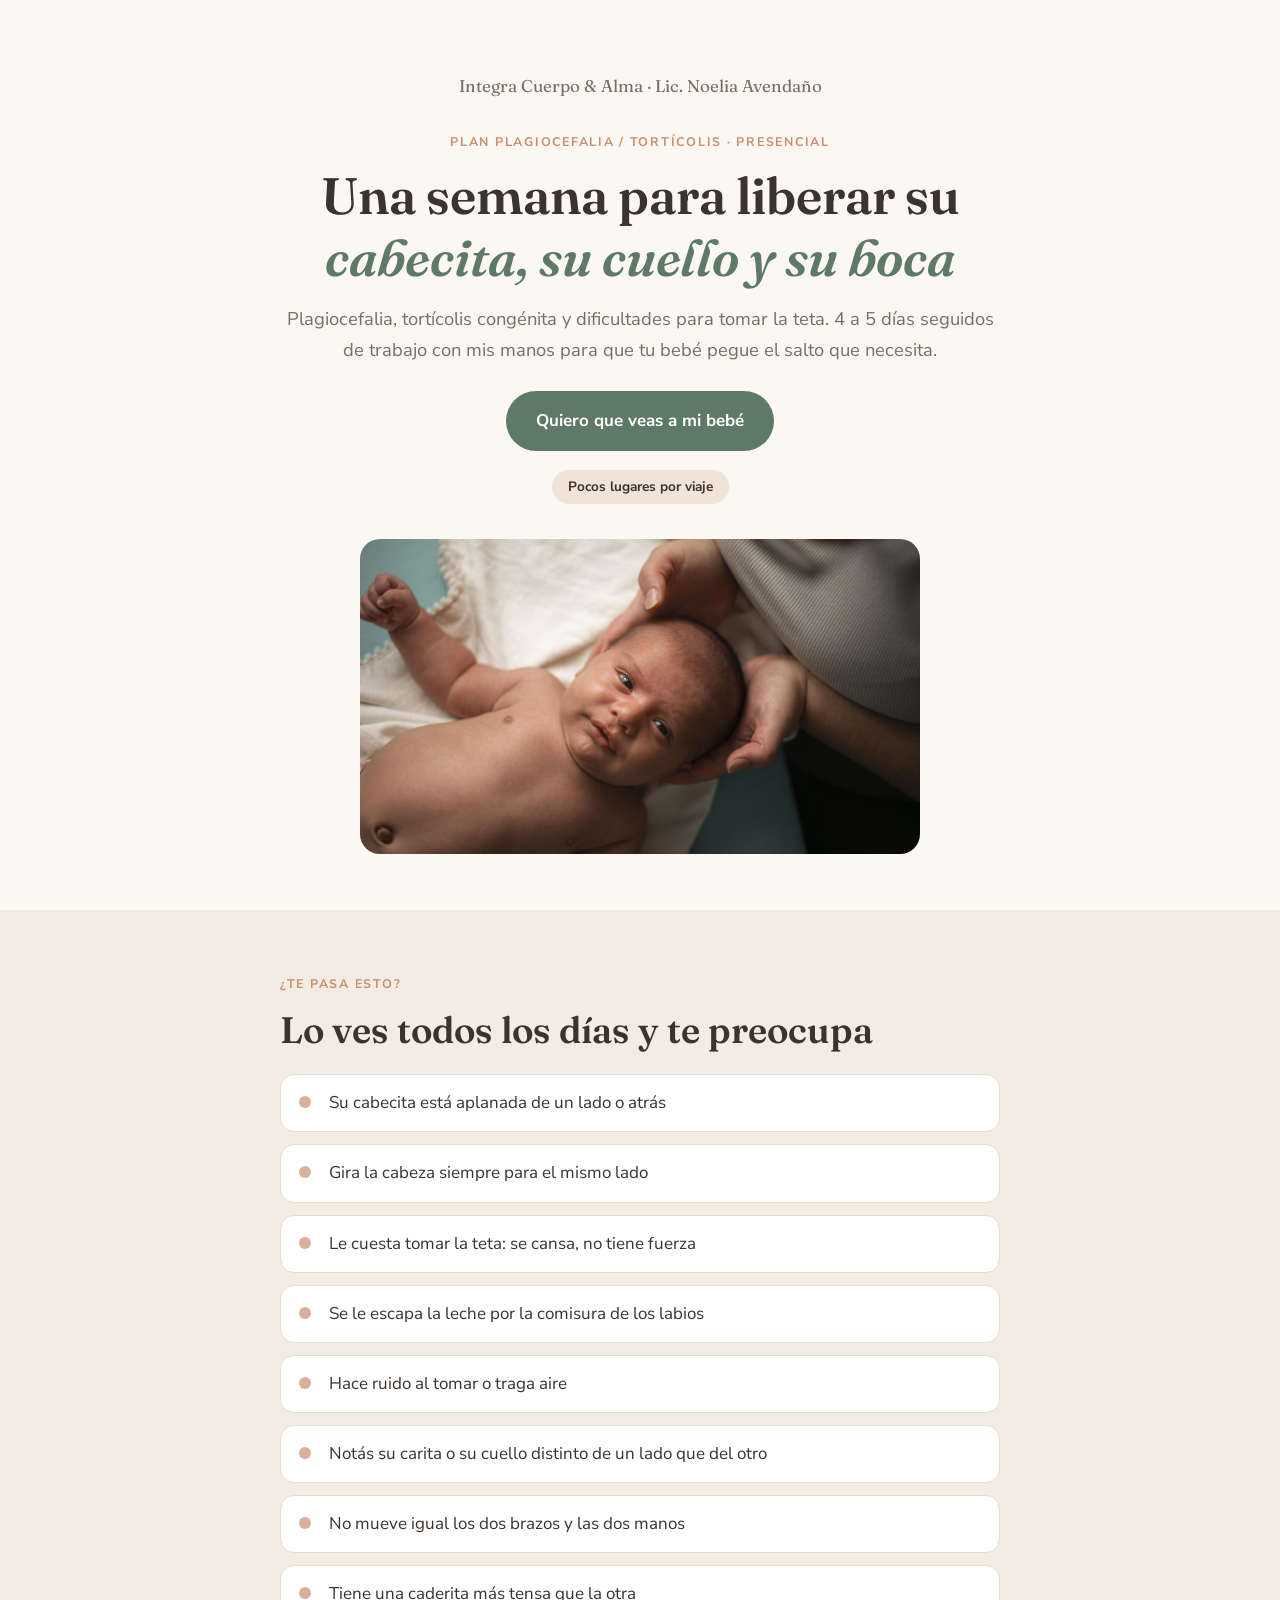
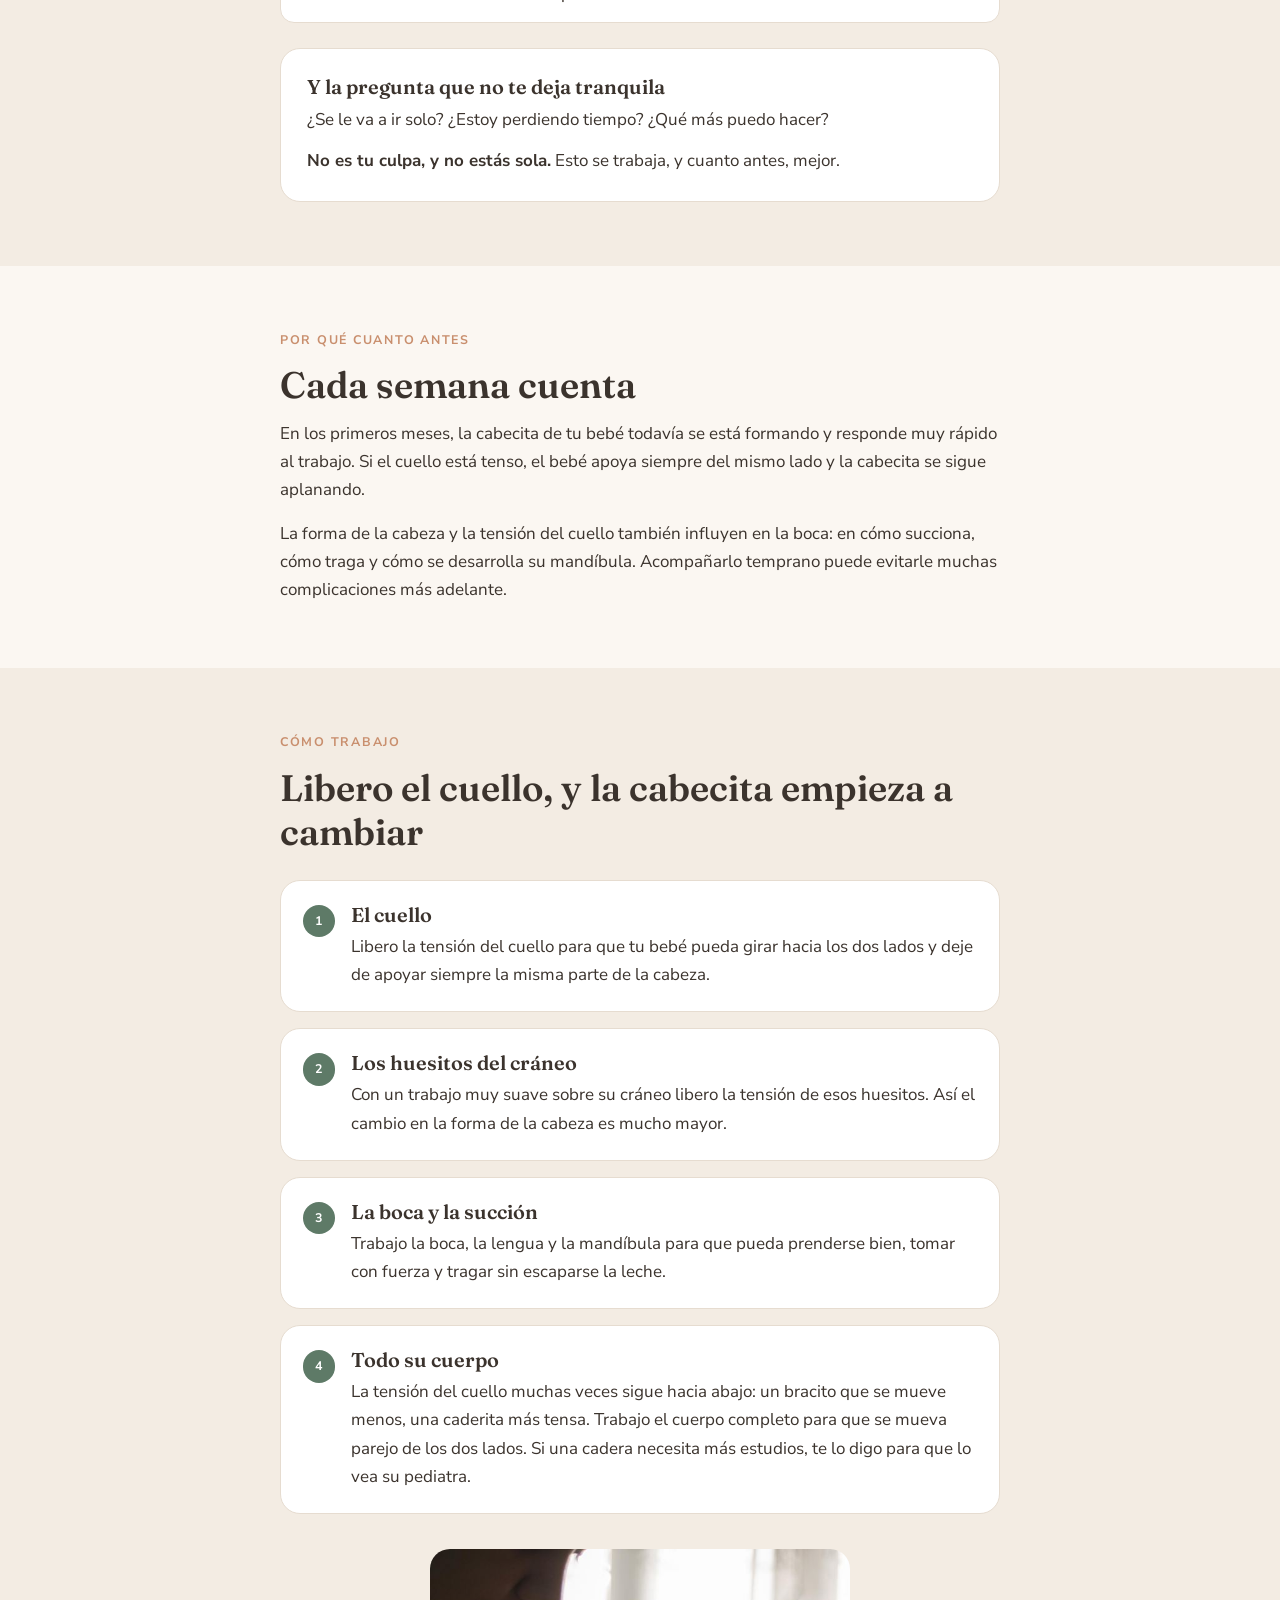
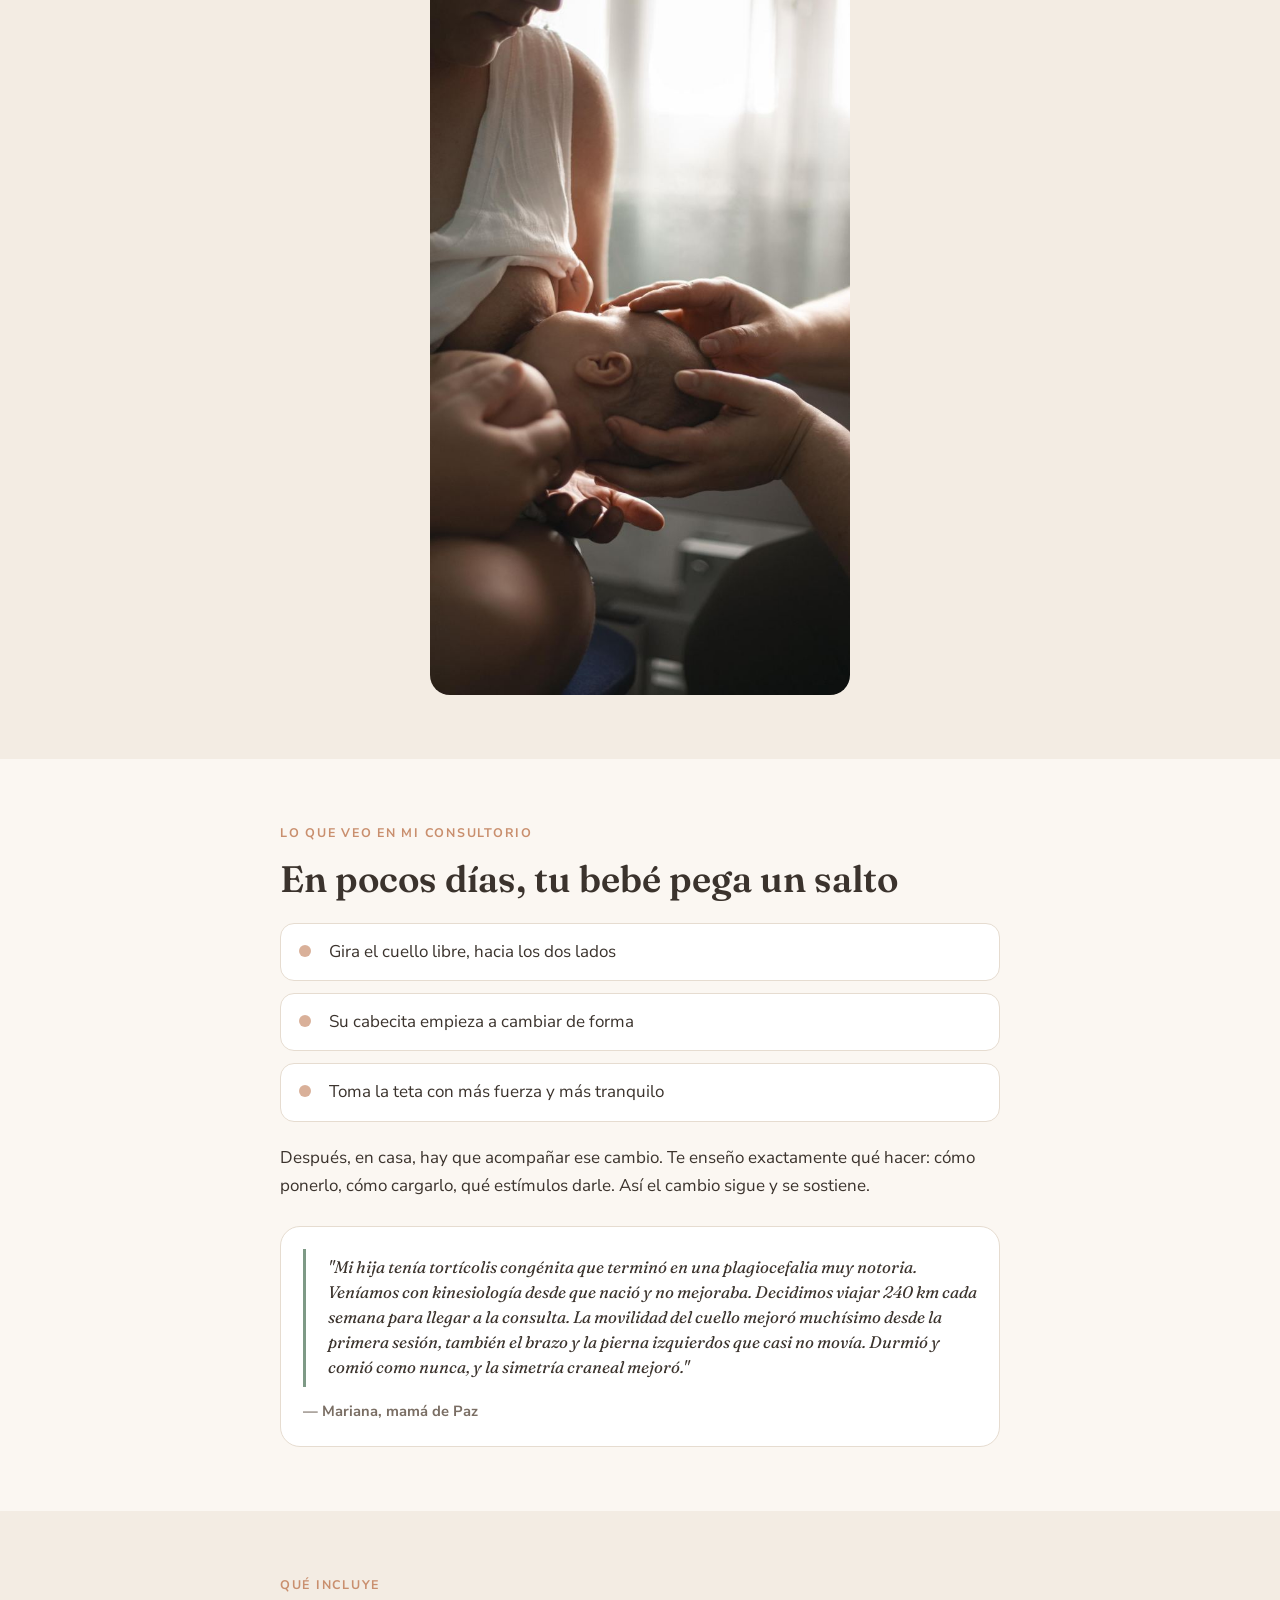
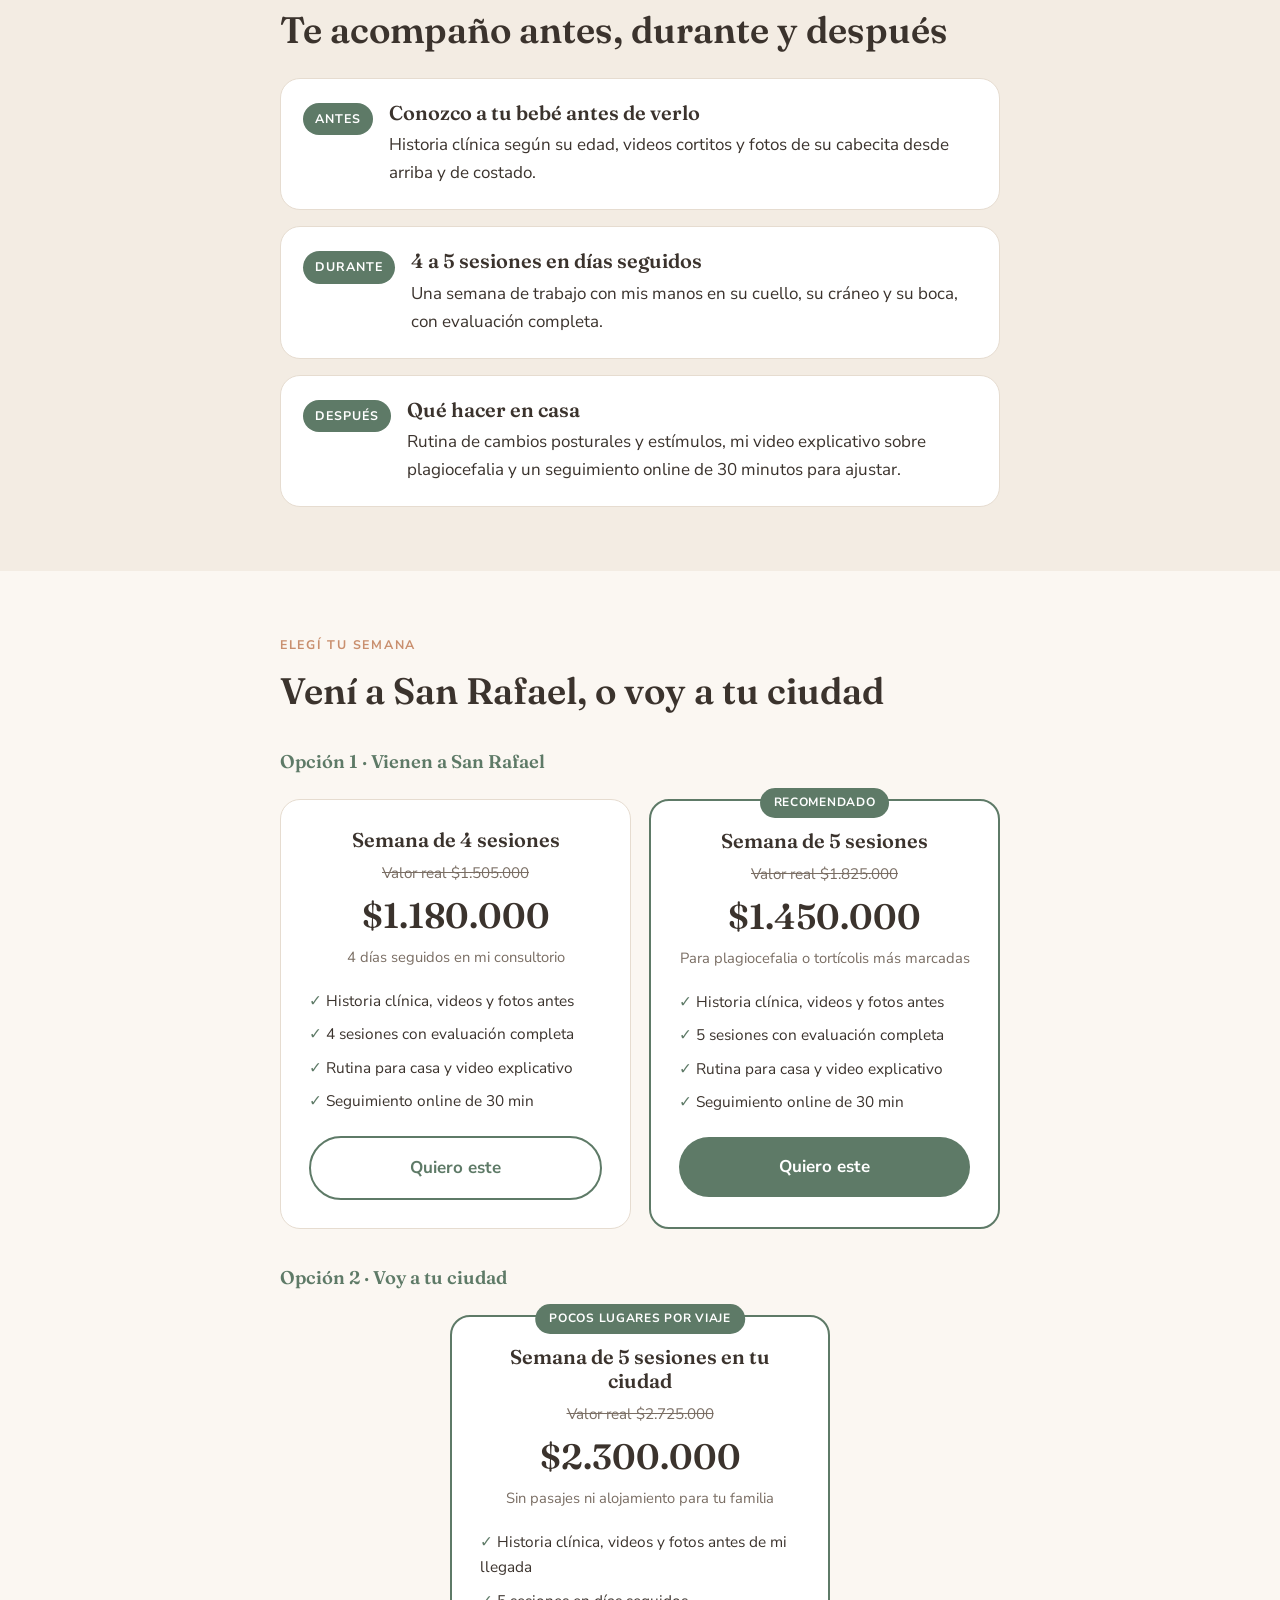
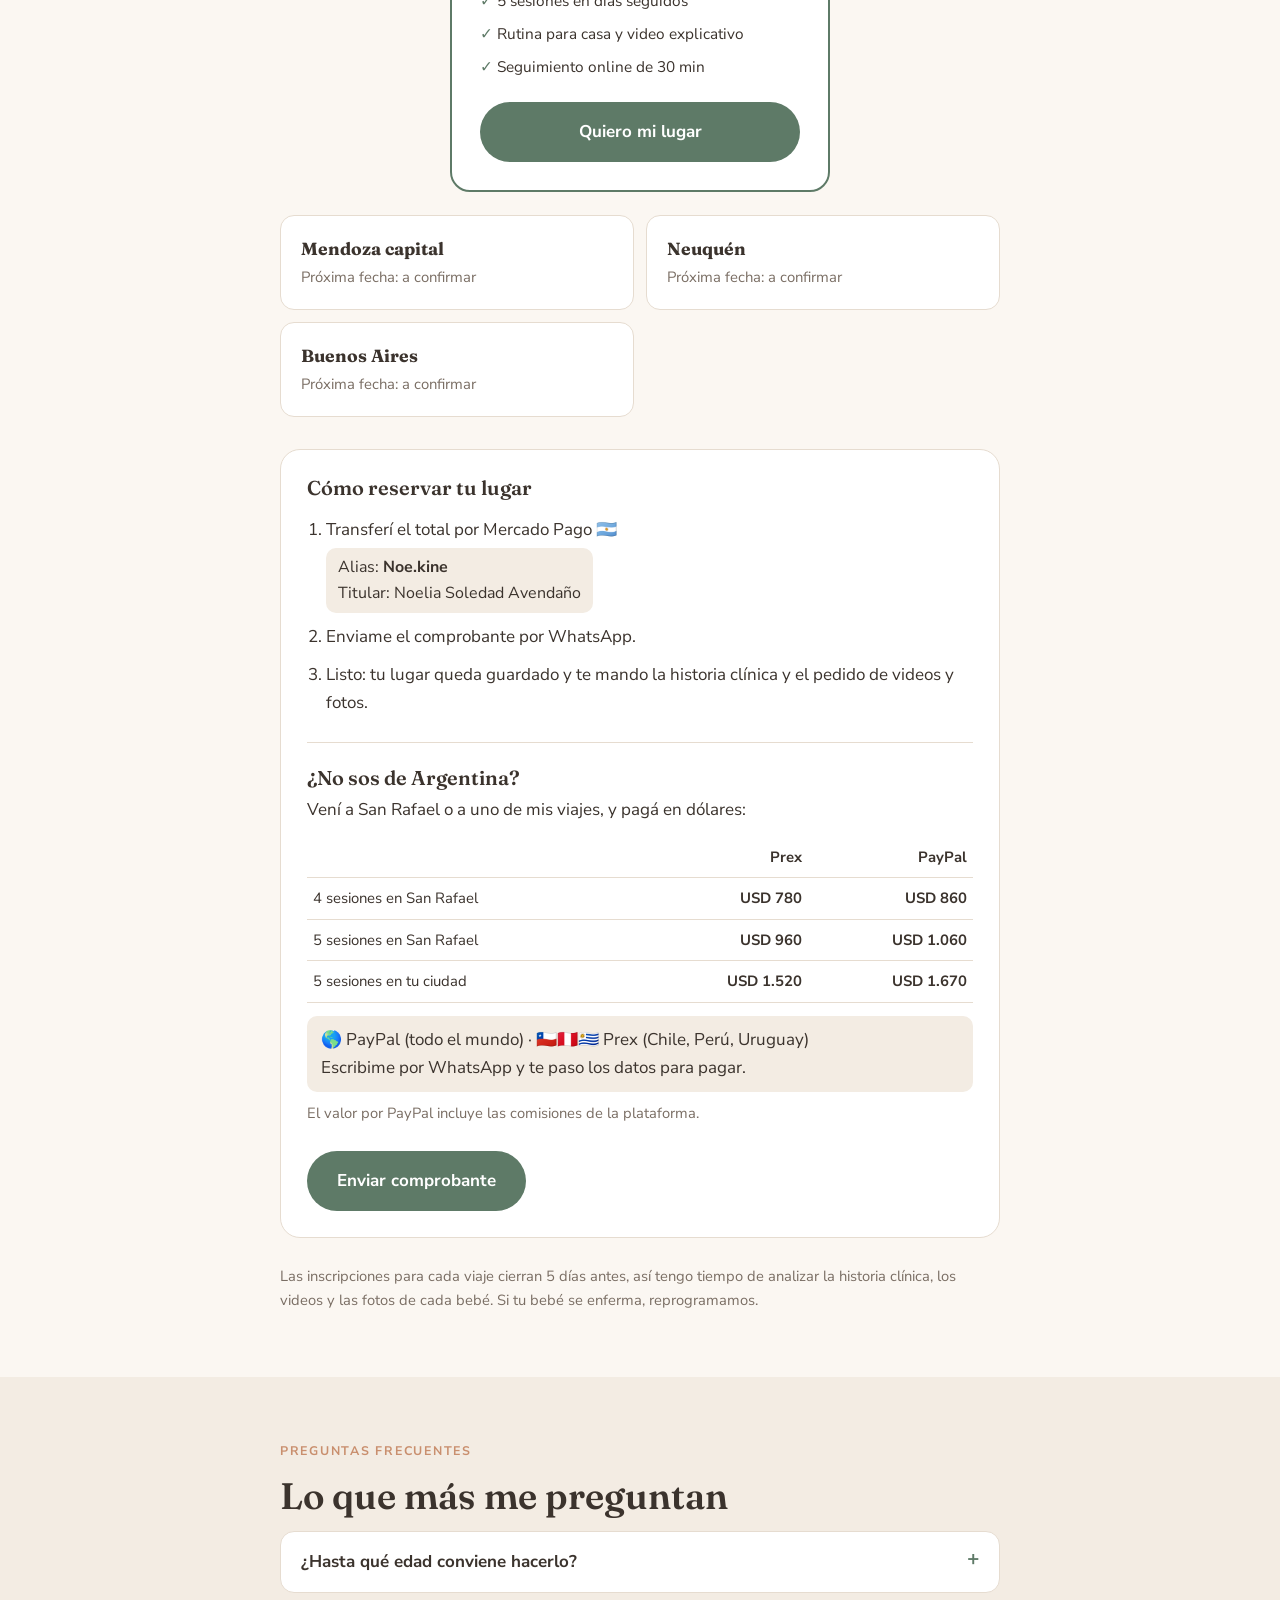
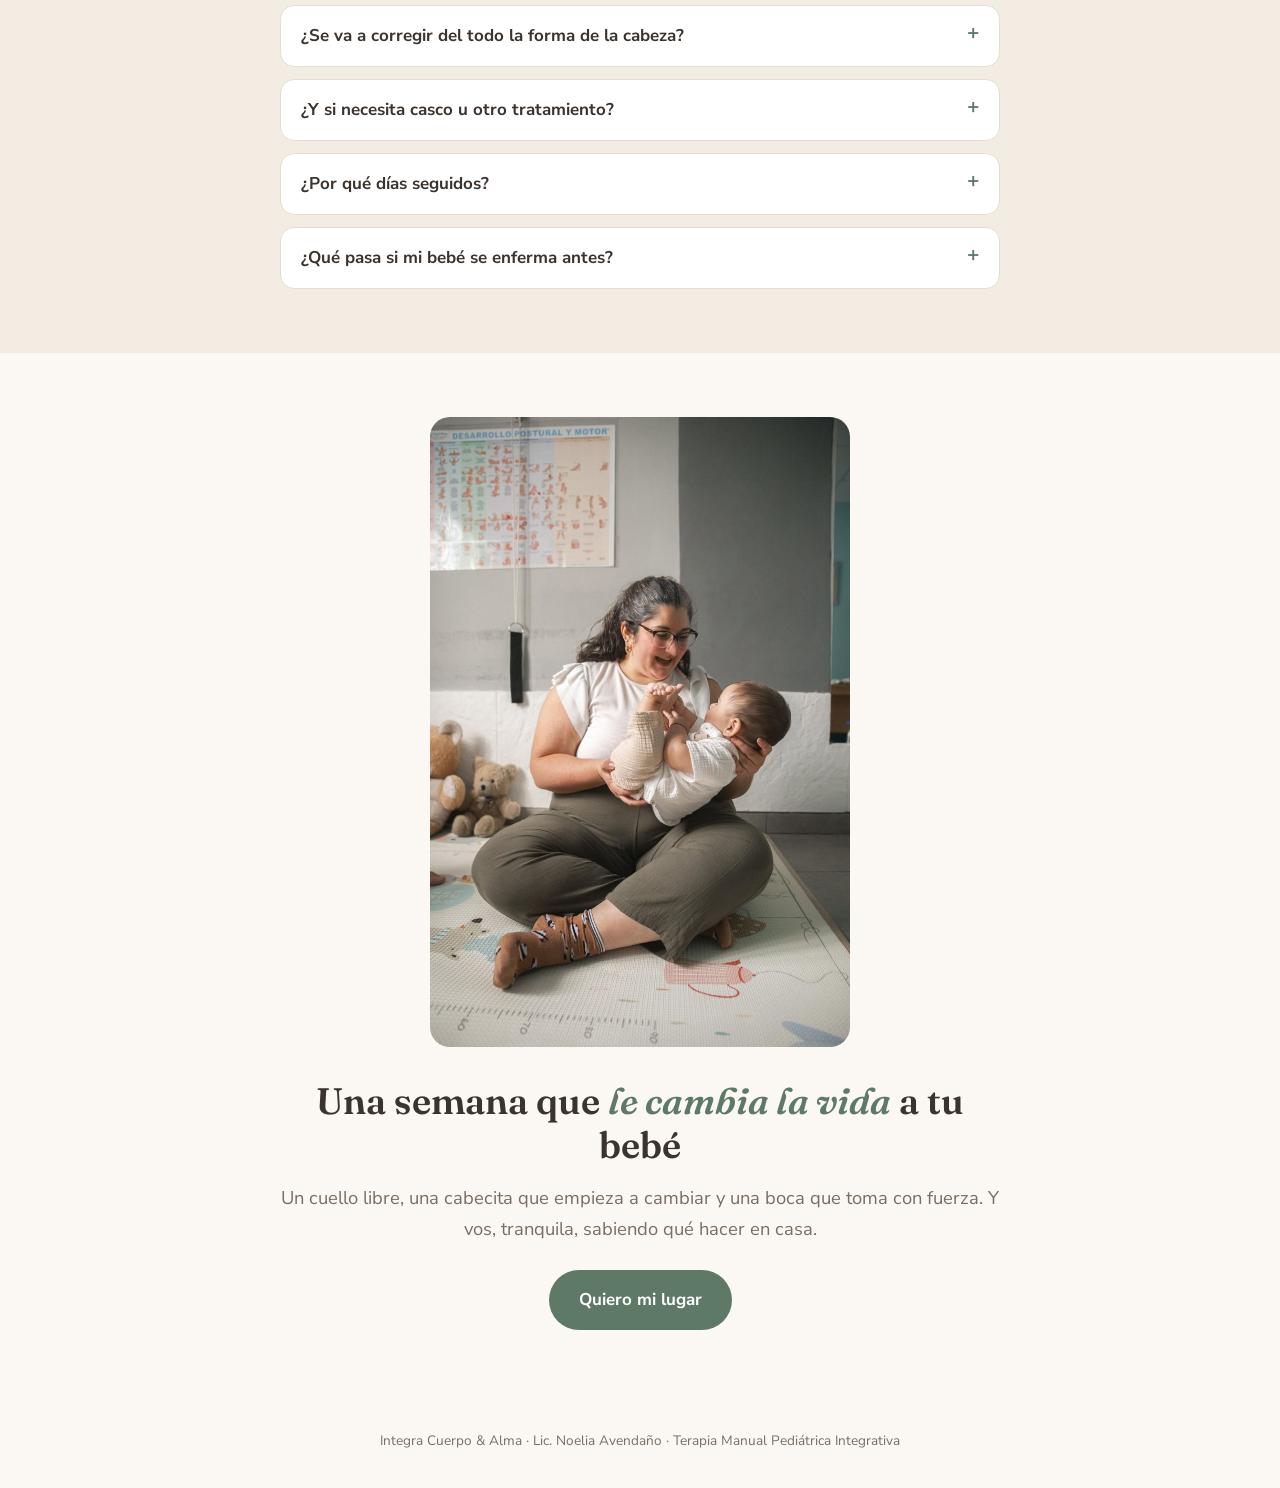
<file: integra-web/plan-plagiocefalia/index.html>
<!doctype html>
<html lang="es">
<head>
<meta charset="utf-8">
<meta name="viewport" content="width=device-width, initial-scale=1">
<title>Plan Plagiocefalia / Tortícolis · Integra Cuerpo & Alma</title>
<meta name="description" content="Plagiocefalia, tortícolis congénita y dificultades de succión: una semana de trabajo presencial con tu bebé. San Rafael, Mendoza, Neuquén y Buenos Aires.">
<link rel="preconnect" href="https://fonts.googleapis.com">
<link href="https://fonts.googleapis.com/css2?family=Fraunces:ital,opsz,wght@0,9..144,400;0,9..144,600;1,9..144,400&family=Nunito+Sans:wght@400;600;700&display=swap" rel="stylesheet">
<style>
  :root{
    --bg:#FBF7F2; --bg-alt:#F3ECE3; --card:#FFFFFF;
    --ink:#3B332D; --muted:#7A6E64;
    --sage:#7E9A86; --sage-dark:#5E7A67; --clay:#C98F6E; --line:#E6DCD0;
    --radius:20px;
  }
  *{box-sizing:border-box;margin:0;padding:0}
  html{scroll-behavior:smooth}
  body{background:var(--bg);color:var(--ink);font-family:'Nunito Sans',system-ui,sans-serif;font-size:17px;line-height:1.65}
  h1,h2,h3{font-family:'Fraunces',Georgia,serif;font-weight:600;line-height:1.2}
  h1{font-size:clamp(2rem,6vw,3.2rem)}
  h2{font-size:clamp(1.6rem,4.5vw,2.3rem);margin-bottom:.8rem}
  h3{font-size:1.25rem;margin-bottom:.4rem}
  em{font-family:'Fraunces',serif;font-style:italic;color:var(--sage-dark)}
  .wrap{max-width:760px;margin:0 auto;padding:0 20px}
  section{padding:64px 0}
  .alt{background:var(--bg-alt)}
  .eyebrow{text-transform:uppercase;letter-spacing:.14em;font-size:.78rem;font-weight:700;color:var(--clay);margin-bottom:.8rem}
  .lead{font-size:1.15rem;color:var(--muted);margin-top:1rem}
  .btn{display:inline-block;background:var(--sage-dark);color:#fff;text-decoration:none;font-weight:700;padding:16px 30px;border-radius:999px;margin-top:1.6rem;transition:transform .15s, background .15s}
  .btn:hover{background:var(--sage);transform:translateY(-2px)}
  .btn.light{background:transparent;color:var(--sage-dark);border:2px solid var(--sage-dark)}

  /* HERO */
  .hero{padding:72px 0 56px;text-align:center}
  .hero .brand{font-family:'Fraunces',serif;color:var(--muted);margin-bottom:2rem}
  /* Foto: se muestra completa, sin recortar */
  .photo{margin:2.2rem auto 0;max-width:560px}
  .photo img{width:100%;height:auto;display:block;border-radius:var(--radius)}
  .photo.placeholder{border:2px dashed var(--line);border-radius:var(--radius);padding:48px 20px;color:var(--muted);font-size:.95rem}

  /* LISTA DE DOLORES */
  .pains{list-style:none;margin-top:1.4rem;display:grid;gap:12px}
  .pains li{background:var(--card);border:1px solid var(--line);border-radius:14px;padding:14px 18px 14px 48px;position:relative}
  .pains li::before{content:"";position:absolute;left:18px;top:21px;width:12px;height:12px;border-radius:50%;background:var(--clay);opacity:.7}

  /* ANTES / DESPUÉS */
  .shift{display:grid;grid-template-columns:1fr;gap:16px;margin-top:1.6rem}
  @media(min-width:640px){.shift{grid-template-columns:1fr 1fr}}
  .shift div{border-radius:var(--radius);padding:24px}
  .day1{background:#F1E3D8}
  .day3{background:#DFE8E1}
  .shift h3{font-size:1.1rem}

  /* DOS CAMINOS */
  .two{display:grid;gap:18px;margin-top:1.6rem}
  @media(min-width:640px){.two{grid-template-columns:1fr 1fr}}
  .card{background:var(--card);border:1px solid var(--line);border-radius:var(--radius);padding:26px}
  .card .num{font-family:'Fraunces',serif;font-size:2rem;color:var(--clay);line-height:1}
  .circle{margin-top:1.8rem;text-align:center;font-family:'Fraunces',serif;font-size:1.15rem;color:var(--sage-dark)}

  /* HISTORIA */
  blockquote{font-family:'Fraunces',serif;font-style:italic;font-size:1.3rem;line-height:1.5;border-left:4px solid var(--sage);padding:6px 0 6px 22px;margin:1.4rem 0}

  /* INCLUYE */
  .steps{display:grid;gap:16px;margin-top:1.6rem}
  .step{display:flex;gap:16px;align-items:flex-start;background:var(--card);border:1px solid var(--line);border-radius:var(--radius);padding:22px}
  .step .tag{flex:0 0 auto;background:var(--sage-dark);color:#fff;font-weight:700;font-size:.78rem;letter-spacing:.08em;text-transform:uppercase;border-radius:999px;padding:6px 12px;margin-top:2px}
  .gift{color:var(--clay);font-weight:700}

  /* PRECIOS */
  .prices{display:grid;gap:18px;margin-top:1.6rem}
  @media(min-width:640px){.prices{grid-template-columns:1fr 1fr}}
  .price{background:var(--card);border:1px solid var(--line);border-radius:var(--radius);padding:28px;text-align:center;position:relative}
  .price.featured{border:2px solid var(--sage-dark)}
  .badge{position:absolute;top:-13px;left:50%;transform:translateX(-50%);background:var(--sage-dark);color:#fff;font-size:.75rem;font-weight:700;letter-spacing:.06em;text-transform:uppercase;border-radius:999px;padding:5px 14px;white-space:nowrap}
  .price .was{color:var(--muted);text-decoration:line-through;font-size:.95rem;margin-top:.6rem}
  .price .now{font-family:'Fraunces',serif;font-size:2.2rem;font-weight:600;color:var(--ink)}
  .price .for{color:var(--muted);font-size:.92rem}
  .price ul{list-style:none;text-align:left;margin-top:1.2rem;display:grid;gap:8px;font-size:.96rem}
  .price li::before{content:"✓  ";color:var(--sage-dark);font-weight:700}
  .price .btn{margin-top:1.4rem;width:100%}
  .mod{font-size:1.15rem;margin-top:2.4rem;color:var(--sage-dark)}
  @media(min-width:640px){.prices.single{grid-template-columns:1fr;max-width:380px;margin-left:auto;margin-right:auto}}

  /* LUGARES */
  .places{display:grid;gap:12px;margin-top:1.4rem}
  @media(min-width:640px){.places{grid-template-columns:1fr 1fr}}
  .place{background:var(--card);border:1px solid var(--line);border-radius:14px;padding:18px 20px}
  .place strong{font-family:'Fraunces',serif;font-size:1.1rem;display:block}
  .place span{color:var(--muted);font-size:.93rem}

  /* FAQ */
  details{background:var(--card);border:1px solid var(--line);border-radius:14px;padding:16px 20px;margin-top:12px}
  summary{font-weight:700;cursor:pointer;list-style:none}
  summary::-webkit-details-marker{display:none}
  summary::after{content:"+";float:right;color:var(--sage-dark);font-size:1.3rem;line-height:1}
  details[open] summary::after{content:"–"}
  details p{margin-top:.6rem;color:var(--muted)}

  .pill{display:inline-block;background:#F1E3D8;color:var(--ink);font-weight:700;font-size:.85rem;border-radius:999px;padding:6px 16px;margin-top:1.2rem}
  .pay{margin-top:2rem;text-align:left}
  .pay ol{margin:1rem 0 0 1.2rem;display:grid;gap:10px}
  .pay .alias{display:inline-block;margin-top:4px;background:var(--bg-alt);border-radius:10px;padding:6px 12px;font-size:1rem}
  .intl{margin-top:1.6rem;padding-top:1.4rem;border-top:1px solid var(--line)}
  .usd{width:100%;border-collapse:collapse;margin:.8rem 0;font-size:.93rem}
  .usd th,.usd td{padding:8px 6px;border-bottom:1px solid var(--line);text-align:right}
  .usd th:first-child,.usd td:first-child{text-align:left}
  .usd td:not(:first-child){white-space:nowrap;font-weight:700}
  .intl .methods{background:var(--bg-alt);border-radius:10px;padding:10px 14px}
  .testis{display:grid;gap:16px;margin-top:1.6rem}
  .testi{background:var(--card);border:1px solid var(--line);border-radius:var(--radius);padding:22px}
  .testi blockquote{font-size:1.05rem;border-left:3px solid var(--sage);margin:0 0 .8rem}
  .testi .who{color:var(--muted);font-size:.92rem;font-weight:700}
  .brand a{color:inherit;text-decoration:none}
  .note{font-size:.92rem;color:var(--muted);margin-top:1.6rem}
  .final{text-align:center}
  footer{text-align:center;padding:36px 20px;color:var(--muted);font-size:.85rem}
</style>
</head>
<body>

<header class="hero">
  <div class="wrap">
    <p class="brand"><a href="/">Integra Cuerpo &amp; Alma</a> · Lic. Noelia Avendaño</p>
    <p class="eyebrow">Plan Plagiocefalia / Tortícolis · presencial</p>
    <h1>Una semana para liberar su <em>cabecita, su cuello y su boca</em></h1>
    <p class="lead">Plagiocefalia, tortícolis congénita y dificultades para tomar la teta. 4 a 5 días seguidos de trabajo con mis manos para que tu bebé pegue el salto que necesita.</p>
    <a class="btn" href="#precios">Quiero que veas a mi bebé</a>
    <br><span class="pill">Pocos lugares por viaje</span>
    <div class="photo"><img loading="lazy" src="../assets/fotos/presencial-calma.jpg" alt="Manos de Noelia sosteniendo la cabecita de un bebé"></div>
  </div>
</header>

<section class="alt">
  <div class="wrap">
    <p class="eyebrow">¿Te pasa esto?</p>
    <h2>Lo ves todos los días y te preocupa</h2>
    <ul class="pains">
      <li>Su cabecita está aplanada de un lado o atrás</li>
      <li>Gira la cabeza siempre para el mismo lado</li>
      <li>Le cuesta tomar la teta: se cansa, no tiene fuerza</li>
      <li>Se le escapa la leche por la comisura de los labios</li>
      <li>Hace ruido al tomar o traga aire</li>
      <li>Notás su carita o su cuello distinto de un lado que del otro</li>
      <li>No mueve igual los dos brazos y las dos manos</li>
      <li>Tiene una caderita más tensa que la otra</li>
    </ul>
    <div class="card" style="margin-top:1.6rem">
      <h3>Y la pregunta que no te deja tranquila</h3>
      <p>¿Se le va a ir solo? ¿Estoy perdiendo tiempo? ¿Qué más puedo hacer?</p>
      <p style="margin-top:.8rem"><strong>No es tu culpa, y no estás sola.</strong> Esto se trabaja, y cuanto antes, mejor.</p>
    </div>
  </div>
</section>

<section>
  <div class="wrap">
    <p class="eyebrow">Por qué cuanto antes</p>
    <h2>Cada semana cuenta</h2>
    <p>En los primeros meses, la cabecita de tu bebé todavía se está formando y responde muy rápido al trabajo. Si el cuello está tenso, el bebé apoya siempre del mismo lado y la cabecita se sigue aplanando.</p>
    <p style="margin-top:1rem">La forma de la cabeza y la tensión del cuello también influyen en la boca: en cómo succiona, cómo traga y cómo se desarrolla su mandíbula. Acompañarlo temprano puede evitarle muchas complicaciones más adelante.</p>
  </div>
</section>

<section class="alt">
  <div class="wrap">
    <p class="eyebrow">Cómo trabajo</p>
    <h2>Libero el cuello, y la cabecita empieza a cambiar</h2>
    <div class="steps">
      <div class="step"><span class="tag">1</span><div><h3>El cuello</h3><p>Libero la tensión del cuello para que tu bebé pueda girar hacia los dos lados y deje de apoyar siempre la misma parte de la cabeza.</p></div></div>
      <div class="step"><span class="tag">2</span><div><h3>Los huesitos del cráneo</h3><p>Con un trabajo muy suave sobre su cráneo libero la tensión de esos huesitos. Así el cambio en la forma de la cabeza es mucho mayor.</p></div></div>
      <div class="step"><span class="tag">3</span><div><h3>La boca y la succión</h3><p>Trabajo la boca, la lengua y la mandíbula para que pueda prenderse bien, tomar con fuerza y tragar sin escaparse la leche.</p></div></div>
      <div class="step"><span class="tag">4</span><div><h3>Todo su cuerpo</h3><p>La tensión del cuello muchas veces sigue hacia abajo: un bracito que se mueve menos, una caderita más tensa. Trabajo el cuerpo completo para que se mueva parejo de los dos lados. Si una cadera necesita más estudios, te lo digo para que lo vea su pediatra.</p></div></div>
    </div>
    <div class="photo" style="max-width:420px"><img loading="lazy" src="../assets/fotos/presencial-manos.jpg" alt="Manos de Noelia en la cabecita de un bebé mientras toma el pecho"></div>
  </div>
</section>

<section>
  <div class="wrap">
    <p class="eyebrow">Lo que veo en mi consultorio</p>
    <h2>En pocos días, tu bebé pega un salto</h2>
    <ul class="pains">
      <li>Gira el cuello libre, hacia los dos lados</li>
      <li>Su cabecita empieza a cambiar de forma</li>
      <li>Toma la teta con más fuerza y más tranquilo</li>
    </ul>
    <p style="margin-top:1.4rem">Después, en casa, hay que acompañar ese cambio. Te enseño exactamente qué hacer: cómo ponerlo, cómo cargarlo, qué estímulos darle. Así el cambio sigue y se sostiene.</p>
    <div class="testis">
      <div class="testi"><blockquote>"Mi hija tenía tortícolis congénita que terminó en una plagiocefalia muy notoria. Veníamos con kinesiología desde que nació y no mejoraba. Decidimos viajar 240 km cada semana para llegar a la consulta. La movilidad del cuello mejoró muchísimo desde la primera sesión, también el brazo y la pierna izquierdos que casi no movía. Durmió y comió como nunca, y la simetría craneal mejoró."</blockquote><div class="who">— Mariana, mamá de Paz</div></div>
    </div>
  </div>
</section>

<section class="alt">
  <div class="wrap">
    <p class="eyebrow">Qué incluye</p>
    <h2>Te acompaño antes, durante y después</h2>
    <div class="steps">
      <div class="step"><span class="tag">Antes</span><div><h3>Conozco a tu bebé antes de verlo</h3><p>Historia clínica según su edad, videos cortitos y fotos de su cabecita desde arriba y de costado.</p></div></div>
      <div class="step"><span class="tag">Durante</span><div><h3>4 a 5 sesiones en días seguidos</h3><p>Una semana de trabajo con mis manos en su cuello, su cráneo y su boca, con evaluación completa.</p></div></div>
      <div class="step"><span class="tag">Después</span><div><h3>Qué hacer en casa</h3><p>Rutina de cambios posturales y estímulos, mi video explicativo sobre plagiocefalia y un seguimiento online de 30 minutos para ajustar.</p></div></div>
    </div>
  </div>
</section>

<section id="precios">
  <div class="wrap">
    <p class="eyebrow">Elegí tu semana</p>
    <h2>Vení a San Rafael, o voy a tu ciudad</h2>

    <h3 class="mod">Opción 1 · Vienen a San Rafael</h3>
    <div class="prices">
      <div class="price">
        <h3>Semana de 4 sesiones</h3>
        <p class="was">Valor real $1.505.000</p>
        <p class="now">$1.180.000</p>
        <p class="for">4 días seguidos en mi consultorio</p>
        <ul>
          <li>Historia clínica, videos y fotos antes</li>
          <li>4 sesiones con evaluación completa</li>
          <li>Rutina para casa y video explicativo</li>
          <li>Seguimiento online de 30 min</li>
        </ul>
        <a class="btn light" href="https://wa.me/5492604419242?text=Hola%20Noelia%2C%20quiero%20la%20semana%20de%204%20sesiones%20en%20San%20Rafael">Quiero este</a>
      </div>
      <div class="price featured">
        <span class="badge">Recomendado</span>
        <h3>Semana de 5 sesiones</h3>
        <p class="was">Valor real $1.825.000</p>
        <p class="now">$1.450.000</p>
        <p class="for">Para plagiocefalia o tortícolis más marcadas</p>
        <ul>
          <li>Historia clínica, videos y fotos antes</li>
          <li>5 sesiones con evaluación completa</li>
          <li>Rutina para casa y video explicativo</li>
          <li>Seguimiento online de 30 min</li>
        </ul>
        <a class="btn" href="https://wa.me/5492604419242?text=Hola%20Noelia%2C%20quiero%20la%20semana%20de%205%20sesiones%20en%20San%20Rafael">Quiero este</a>
      </div>
    </div>

    <h3 class="mod">Opción 2 · Voy a tu ciudad</h3>
    <div class="prices single">
      <div class="price featured">
        <span class="badge">Pocos lugares por viaje</span>
        <h3>Semana de 5 sesiones en tu ciudad</h3>
        <p class="was">Valor real $2.725.000</p>
        <p class="now">$2.300.000</p>
        <p class="for">Sin pasajes ni alojamiento para tu familia</p>
        <ul>
          <li>Historia clínica, videos y fotos antes de mi llegada</li>
          <li>5 sesiones en días seguidos</li>
          <li>Rutina para casa y video explicativo</li>
          <li>Seguimiento online de 30 min</li>
        </ul>
        <a class="btn" href="https://wa.me/5492604419242?text=Hola%20Noelia%2C%20quiero%20mi%20lugar%20en%20el%20Plan%20Plagiocefalia%20%2F%20Tort%C3%ADcolis%20de%20tu%20pr%C3%B3ximo%20viaje">Quiero mi lugar</a>
      </div>
    </div>
    <div class="places">
      <div class="place"><strong>Mendoza capital</strong><span>Próxima fecha: a confirmar</span></div>
      <div class="place"><strong>Neuquén</strong><span>Próxima fecha: a confirmar</span></div>
      <div class="place"><strong>Buenos Aires</strong><span>Próxima fecha: a confirmar</span></div>
    </div>

    <div class="card pay">
      <h3>Cómo reservar tu lugar</h3>
      <ol>
        <li>Transferí el total por Mercado Pago 🇦🇷<br><span class="alias">Alias: <strong>Noe.kine</strong><br>Titular: Noelia Soledad Avendaño</span></li>
        <li>Enviame el comprobante por WhatsApp.</li>
        <li>Listo: tu lugar queda guardado y te mando la historia clínica y el pedido de videos y fotos.</li>
      </ol>
      <div class="intl">
        <h3>¿No sos de Argentina?</h3>
        <p>Vení a San Rafael o a uno de mis viajes, y pagá en dólares:</p>
        <table class="usd">
          <tr><th></th><th>Prex</th><th>PayPal</th></tr>
          <tr><td>4 sesiones en San Rafael</td><td>USD 780</td><td>USD 860</td></tr>
          <tr><td>5 sesiones en San Rafael</td><td>USD 960</td><td>USD 1.060</td></tr>
          <tr><td>5 sesiones en tu ciudad</td><td>USD 1.520</td><td>USD 1.670</td></tr>
        </table>
        <p class="methods">🌎 PayPal (todo el mundo) · 🇨🇱🇵🇪🇺🇾 Prex (Chile, Perú, Uruguay)<br>Escribime por WhatsApp y te paso los datos para pagar.</p>
        <p class="note" style="margin-top:.6rem">El valor por PayPal incluye las comisiones de la plataforma.</p>
      </div>
      <a class="btn" href="https://wa.me/5492604419242?text=Hola%20Noelia%2C%20te%20env%C3%ADo%20el%20comprobante%20para%20reservar%20mi%20lugar%20en%20el%20Plan%20Plagiocefalia%20%2F%20Tort%C3%ADcolis">Enviar comprobante</a>
    </div>
    <p class="note">Las inscripciones para cada viaje cierran 5 días antes, así tengo tiempo de analizar la historia clínica, los videos y las fotos de cada bebé. Si tu bebé se enferma, reprogramamos.</p>
  </div>
</section>

<section class="alt">
  <div class="wrap">
    <p class="eyebrow">Preguntas frecuentes</p>
    <h2>Lo que más me preguntan</h2>
    <details><summary>¿Hasta qué edad conviene hacerlo?</summary><p>Cuanto antes, mejor: en los primeros meses la cabecita cambia mucho más rápido. Escribime con la edad de tu bebé y te digo si el Plan Plagiocefalia / Tortícolis es para ustedes.</p></details>
    <details><summary>¿Se va a corregir del todo la forma de la cabeza?</summary><p>Cada bebé es distinto y depende de su edad y de cuán marcada esté. Lo que veo en mi consultorio es que, al liberar el cuello y el cráneo en días seguidos, el cambio arranca muy rápido. Después hay que acompañarlo en casa, y te enseño cómo.</p></details>
    <details><summary>¿Y si necesita casco u otro tratamiento?</summary><p>Si en la evaluación veo que tu bebé necesita otra intervención, te lo digo con claridad. Mi trabajo acompaña al de su pediatra y de otros profesionales, no los reemplaza.</p></details>
    <details><summary>¿Por qué días seguidos?</summary><p>Porque el cuerpo de tu bebé no tiene tiempo de volver a tensarse entre sesión y sesión. Cada día partimos de donde quedamos, y el cambio es mucho mayor.</p></details>
    <details><summary>¿Qué pasa si mi bebé se enferma antes?</summary><p>Reprogramamos las fechas. El pago no se devuelve, pero tu lugar queda guardado.</p></details>
  </div>
</section>

<section class="final">
  <div class="wrap">
    <div class="photo" style="max-width:420px;margin-top:0;margin-bottom:2rem"><img loading="lazy" src="../assets/fotos/presencial-noelia.jpg" alt="Noelia sentada en el piso de su consultorio con un bebé en brazos"></div>
    <h2>Una semana que <em>le cambia la vida</em> a tu bebé</h2>
    <p class="lead">Un cuello libre, una cabecita que empieza a cambiar y una boca que toma con fuerza. Y vos, tranquila, sabiendo qué hacer en casa.</p>
    <a class="btn" href="https://wa.me/5492604419242?text=Hola%20Noelia%2C%20quiero%20saber%20m%C3%A1s%20de%20el%20Plan%20Plagiocefalia%20%2F%20Tort%C3%ADcolis%20para%20mi%20beb%C3%A9">Quiero mi lugar</a>
  </div>
</section>

<footer>Integra Cuerpo &amp; Alma · Lic. Noelia Avendaño · Terapia Manual Pediátrica Integrativa</footer>
</body>
</html>
</file>
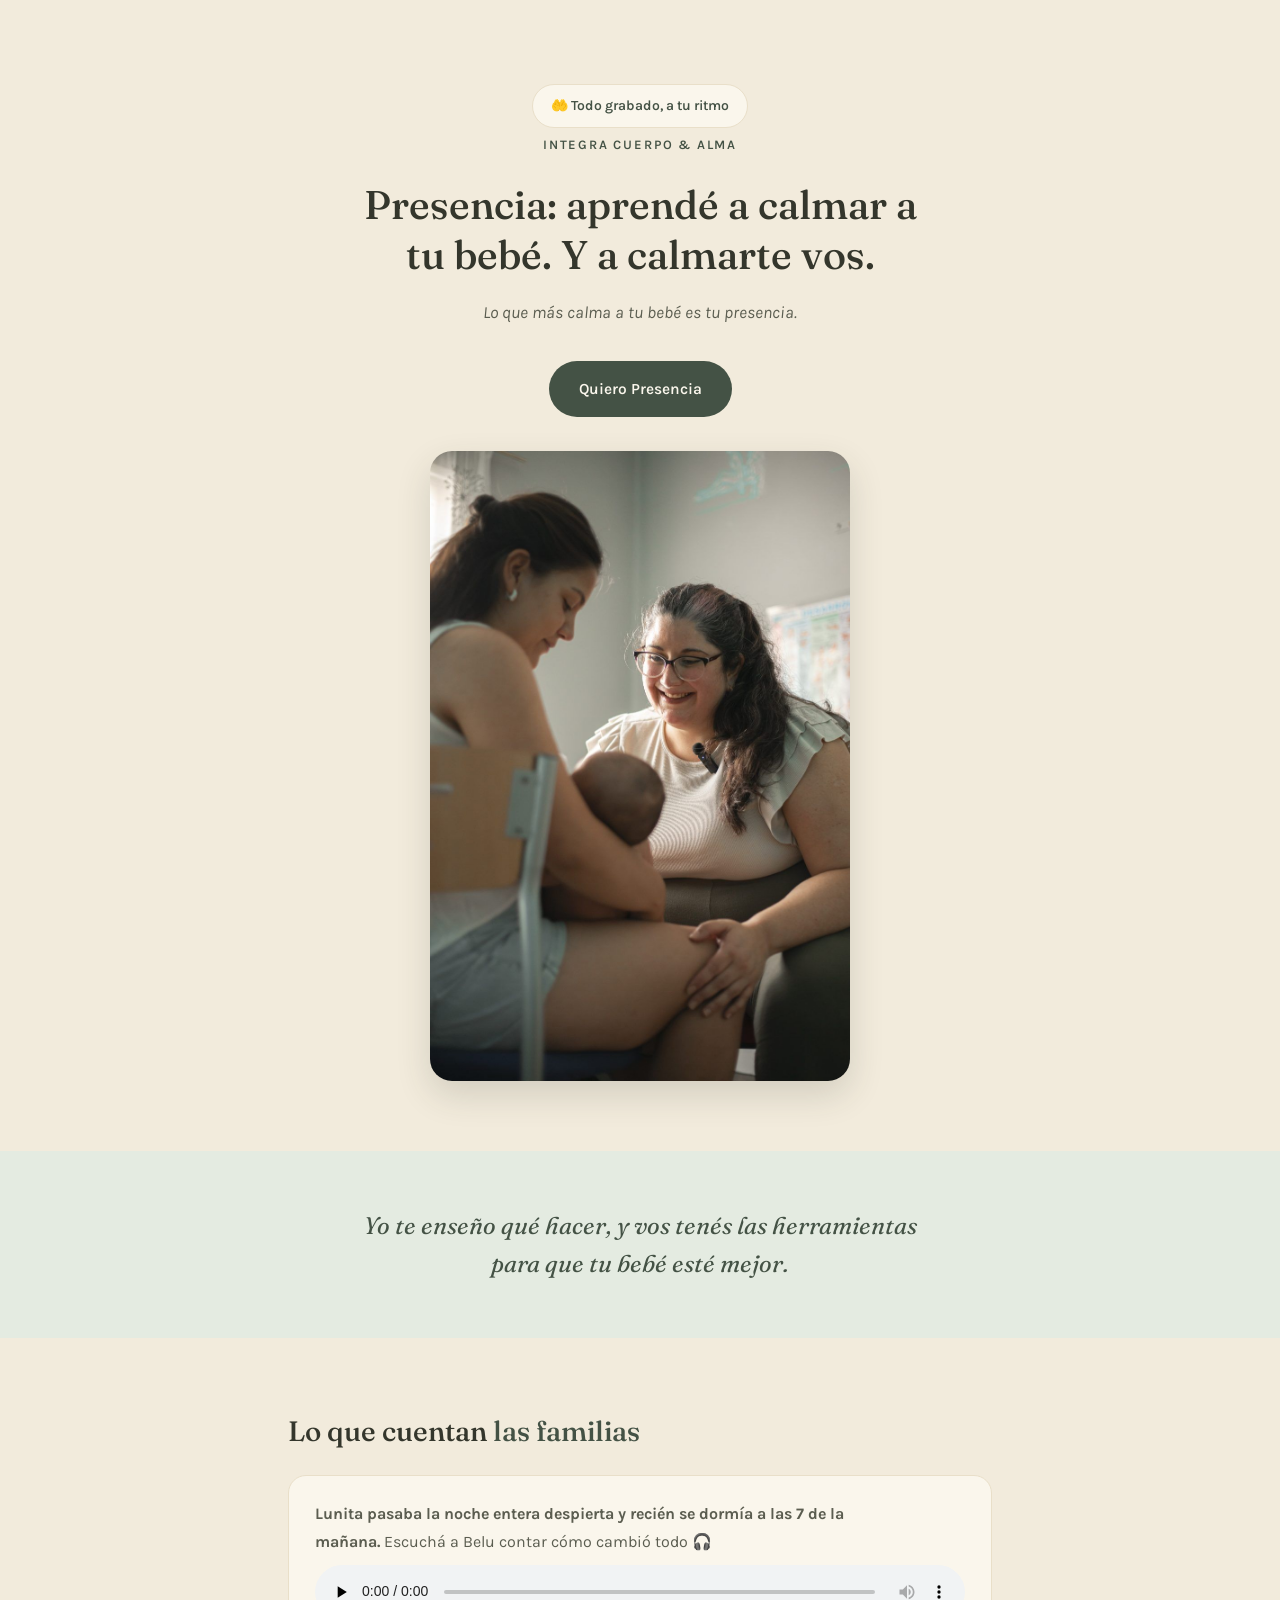
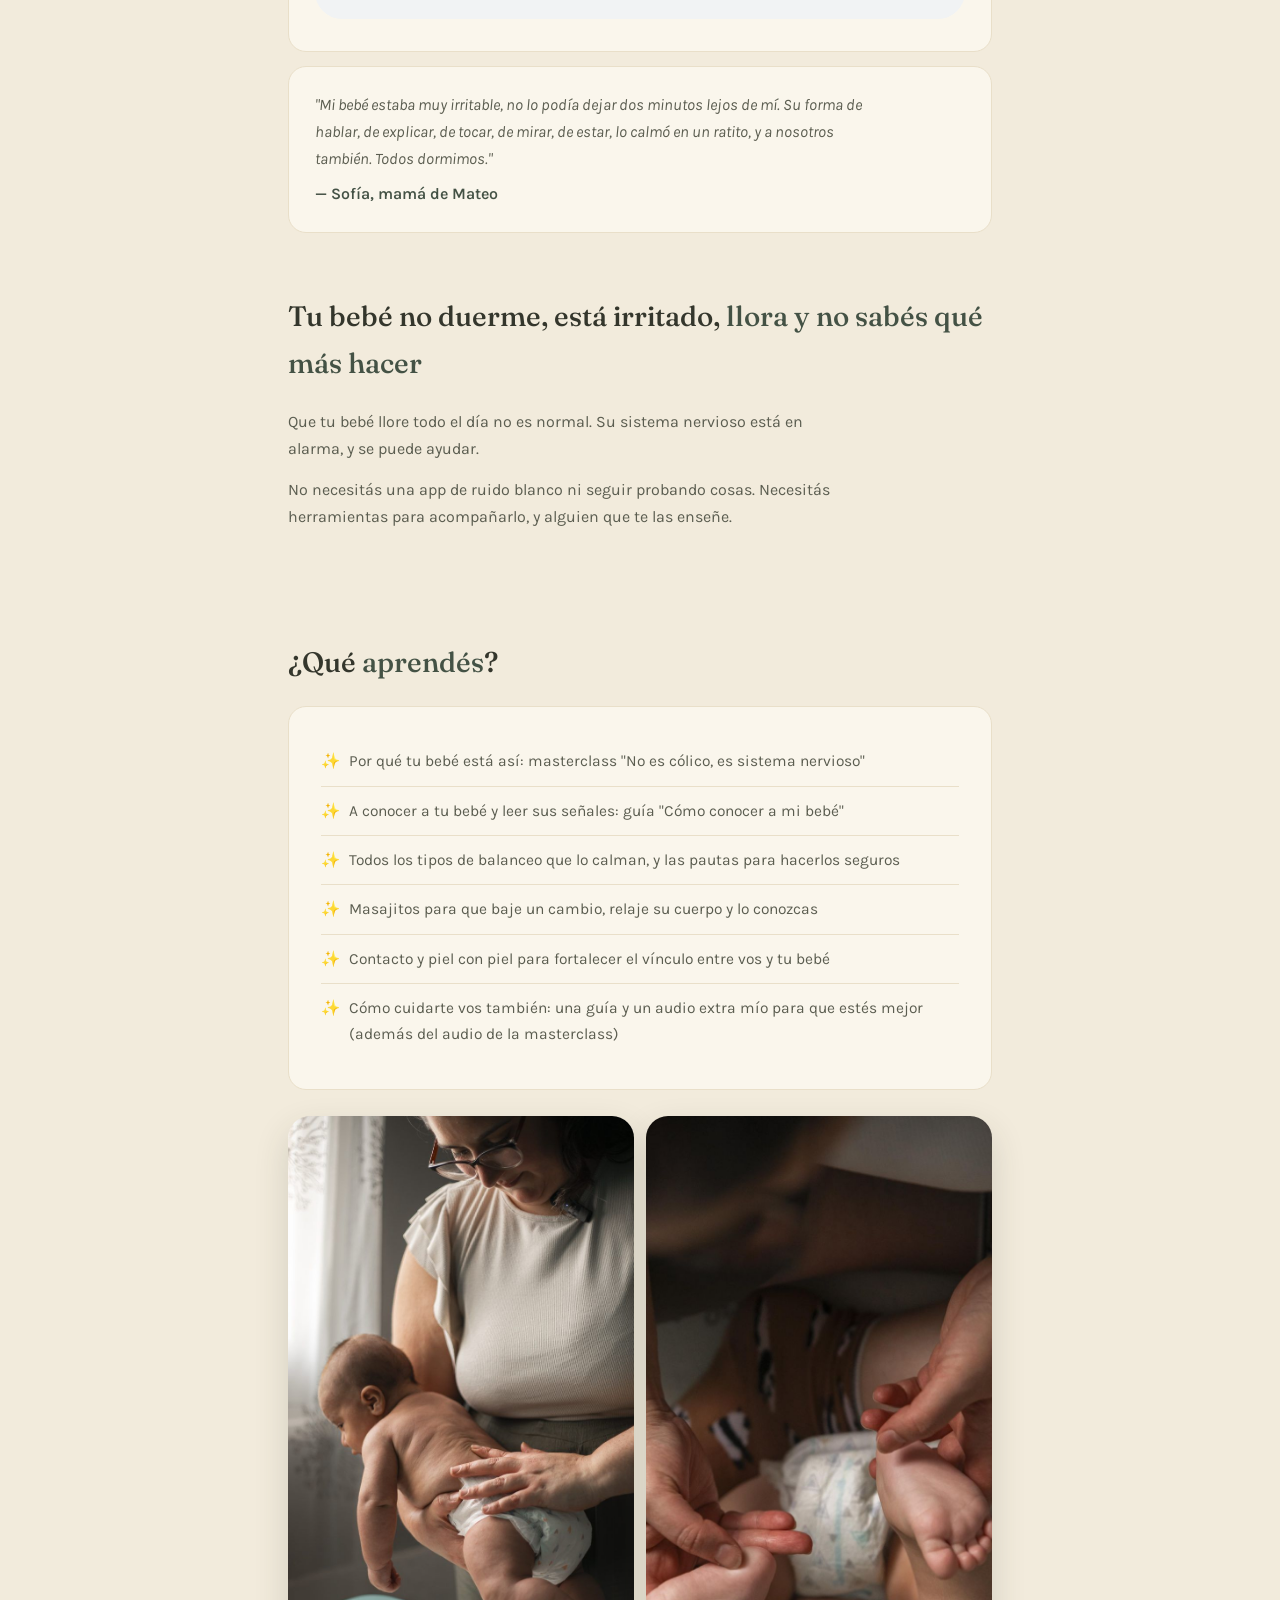
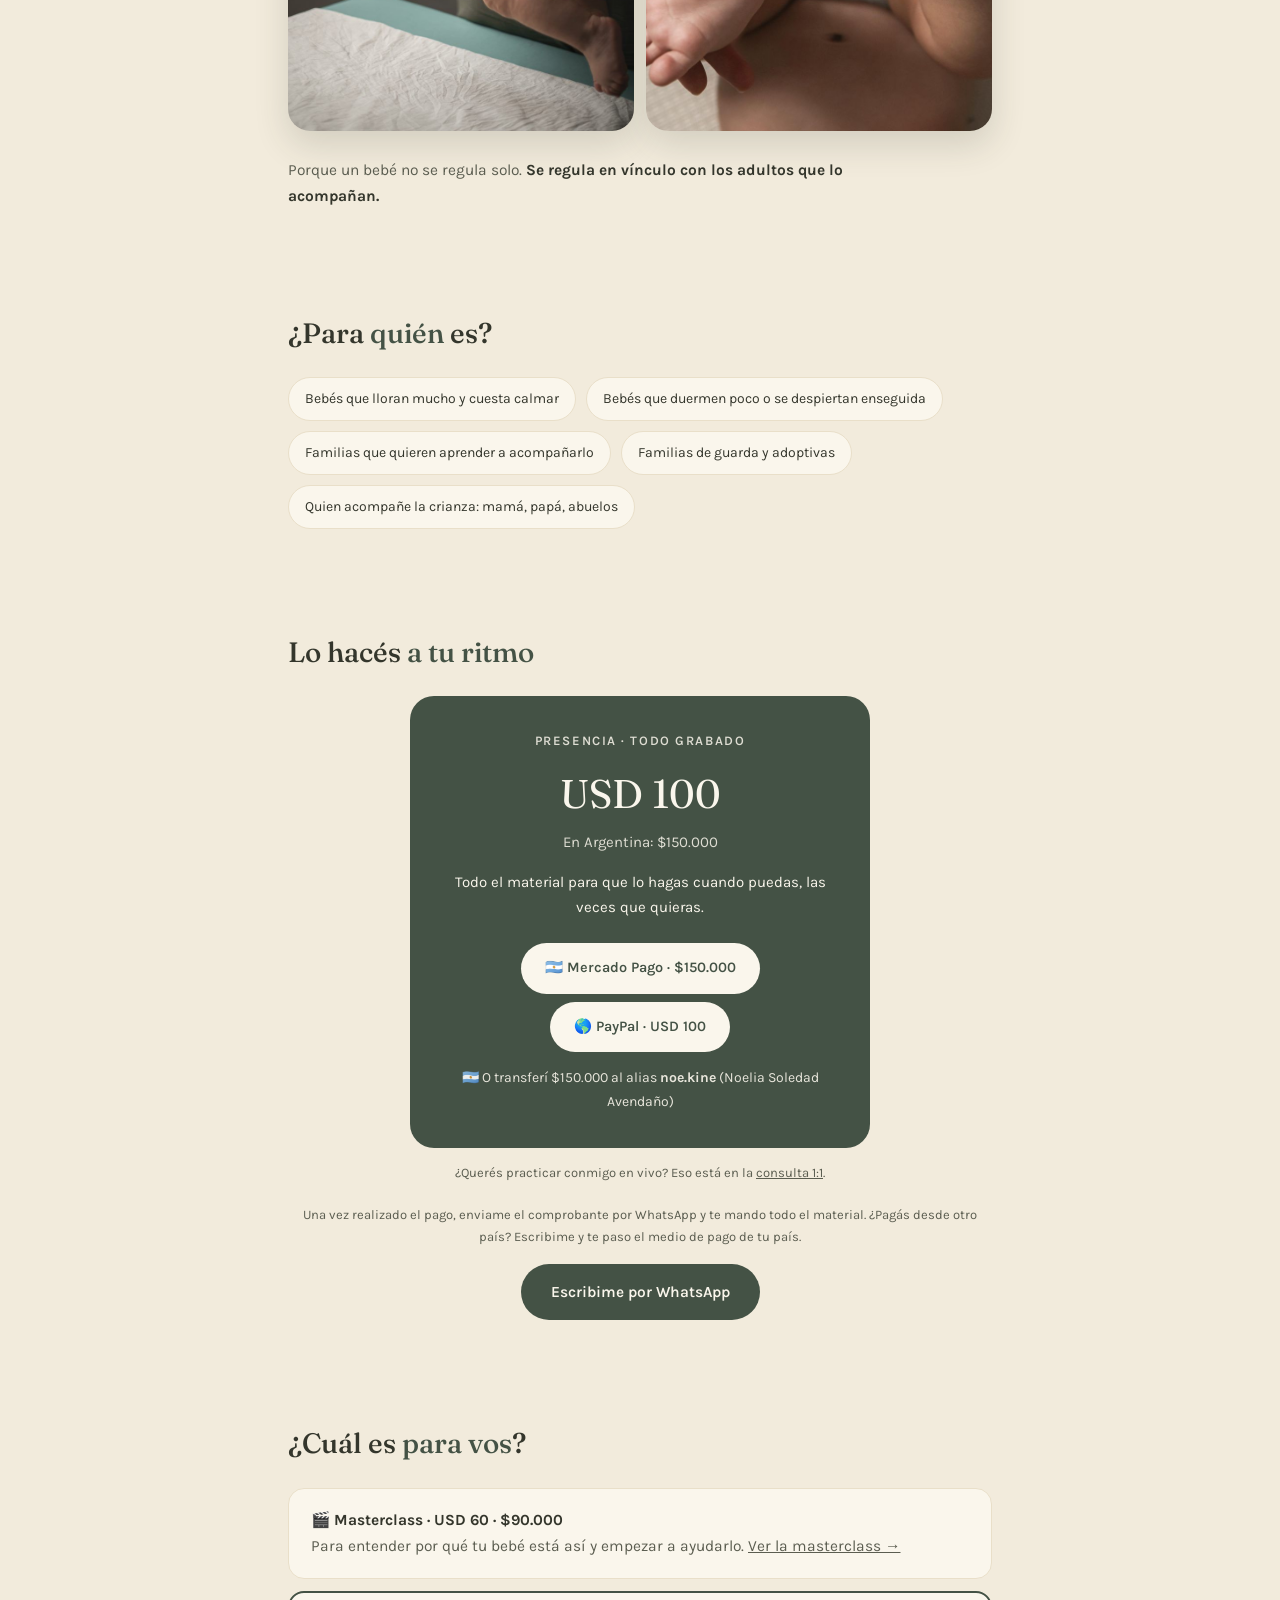
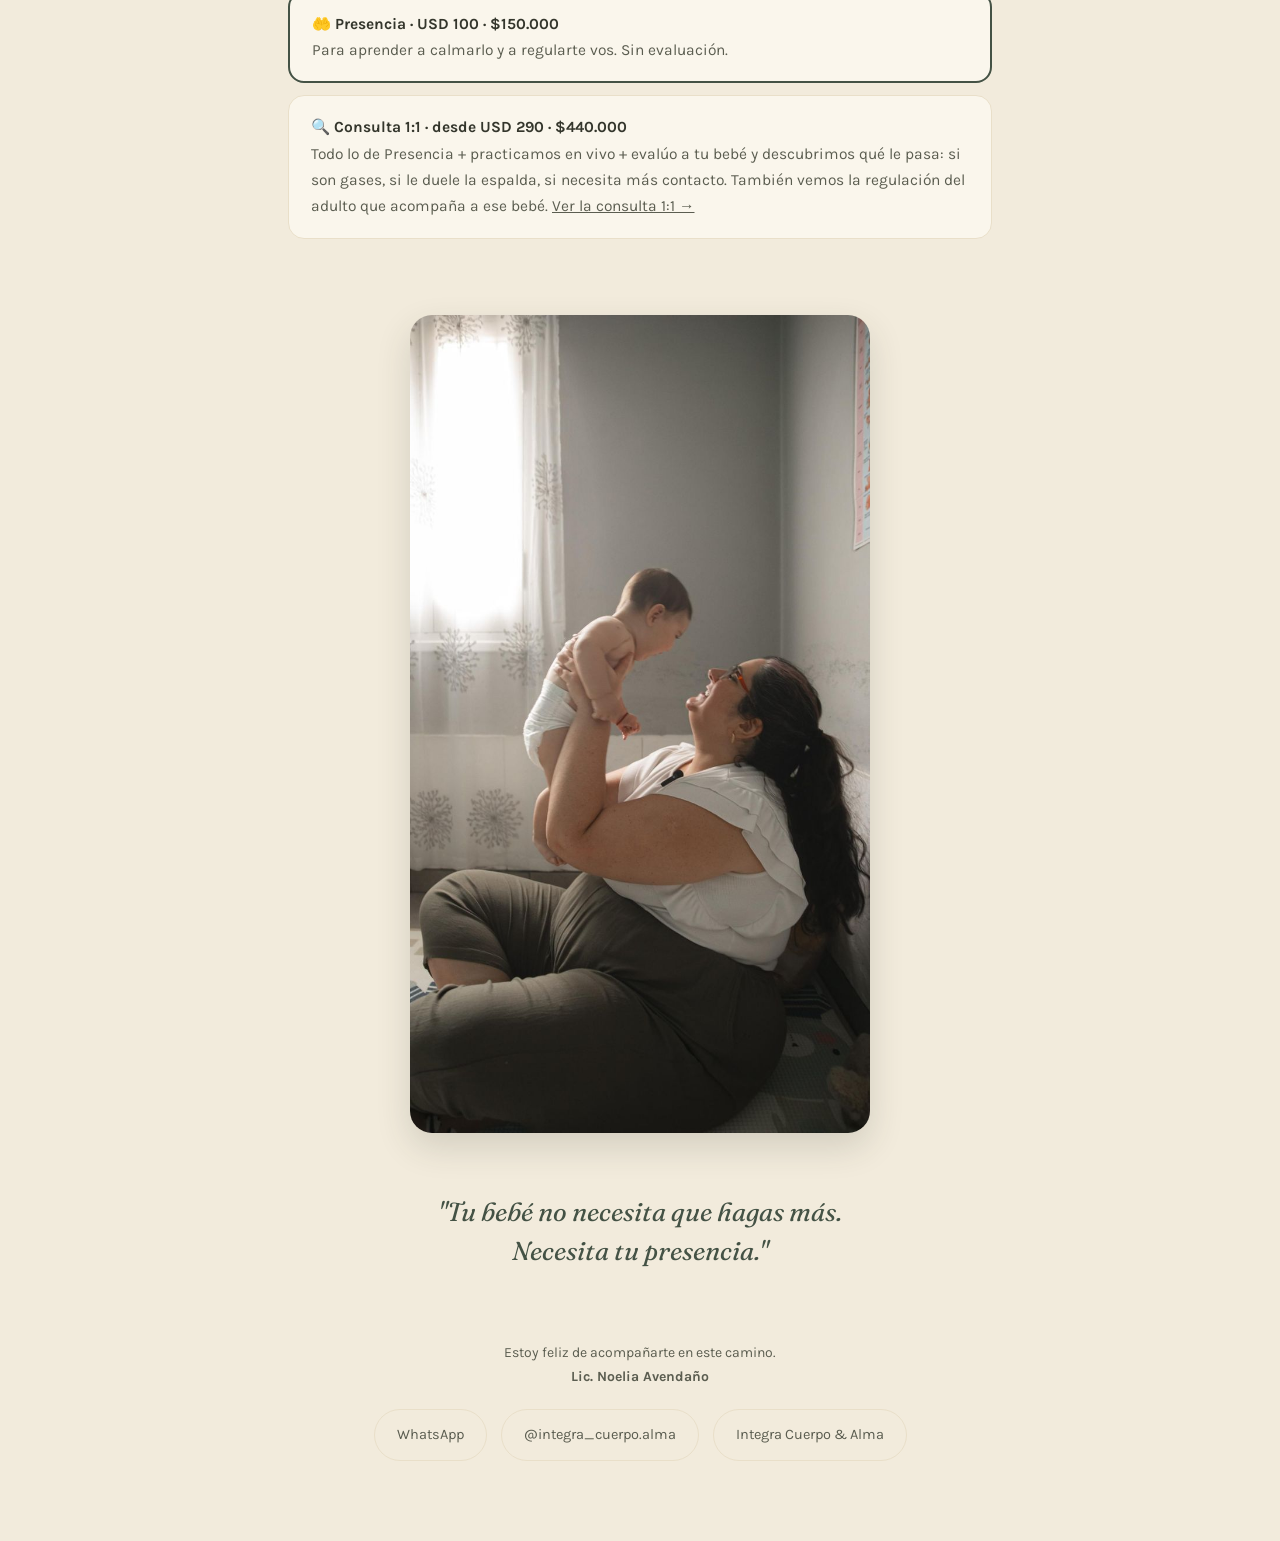
<file: integra-web/presencia/index.html>
<!DOCTYPE html>
<html lang="es">
<head>
<meta charset="UTF-8">
<meta name="robots" content="noindex">
<meta name="viewport" content="width=device-width, initial-scale=1.0">
<title>Presencia: aprendé a calmar a tu bebé | Integra Cuerpo & Alma</title>
<meta name="description" content="Presencia, con Noelia Avendaño: balanceos, masajitos, contacto y herramientas para regularte vos. Sin evaluación. Todo grabado, a tu ritmo.">
<link rel="preconnect" href="https://fonts.googleapis.com">
<link rel="preconnect" href="https://fonts.gstatic.com" crossorigin>
<link href="https://fonts.googleapis.com/css2?family=Fraunces:ital,opsz,wght@0,9..144,300;0,9..144,400;0,9..144,500;0,9..144,600;1,9..144,400;1,9..144,500&family=Karla:wght@400;500;600;700&display=swap" rel="stylesheet">
<style>
  :root {
    --cream: #F2EBDC; --cream-light: #FAF6EC; --cream-deep: #E9DFC9;
    --eucalyptus: #7E9A80; --eucalyptus-light: #A9C0AA; --eucalyptus-pale: #E4EBE1; --eucalyptus-dark: #445245;
    --ink: #34362C; --ink-soft: #5B5D50; --gold: #BE9552; --gold-pale: #F0E2C6;
    --font-display: 'Fraunces', serif; --font-body: 'Karla', sans-serif;
  }
  * { margin: 0; padding: 0; box-sizing: border-box; }
  html { scroll-behavior: smooth; }
  body { font-family: var(--font-body); background: var(--cream); color: var(--ink); line-height: 1.7; -webkit-font-smoothing: antialiased; }
  img, svg { display: block; max-width: 100%; }
  .wrap { max-width: 760px; margin: 0 auto; padding: 0 28px; }
  a { color: inherit; }

  /* Breathing signature: play-button ring — es una grabación */
  .breathe-wrap { display: flex; align-items: center; justify-content: center; width: 200px; height: 200px; margin: 0 auto; position: relative; }
  .breathe-wrap svg circle { transform-origin: center; animation: breathe 6s ease-in-out infinite; }
  .breathe-wrap svg circle:nth-child(2) { animation-delay: 0.4s; }
  @keyframes breathe { 0%, 100% { transform: scale(0.9); opacity: 0.65; } 50% { transform: scale(1.03); opacity: 1; } }
  @media (prefers-reduced-motion: reduce) { .breathe-wrap svg circle { animation: none; } }

  .hero { padding: 84px 0 50px; text-align: center; }
  .eyebrow { font-size: 13px; letter-spacing: 0.14em; text-transform: uppercase; color: var(--eucalyptus-dark); font-weight: 600; margin-bottom: 24px; }
  .format-tag { display: inline-flex; align-items: center; gap: 8px; background: var(--cream-light); border: 1px solid var(--cream-deep); color: var(--eucalyptus-dark); font-weight: 600; font-size: 14px; padding: 9px 18px; border-radius: 999px; margin-bottom: 6px; }
  h1 { font-family: var(--font-display); font-weight: 500; font-size: clamp(28px, 5vw, 40px); line-height: 1.25; color: var(--ink); max-width: 600px; margin: 24px auto 18px; }
  .hero-sub { max-width: 500px; margin: 0 auto 34px; color: var(--ink-soft); font-size: 17px; font-style: italic; }

  .btn { display: inline-flex; align-items: center; gap: 10px; background: var(--eucalyptus-dark); color: var(--cream-light); font-weight: 600; font-size: 15.5px; padding: 15px 30px; border-radius: 999px; text-decoration: none; transition: background 0.2s ease, transform 0.2s ease; }
  .btn:hover { background: #354031; transform: translateY(-1px); }
  .btn-row { text-align: center; margin-top: 10px; }
  .btn-sub { text-align:center; margin-top:12px; font-size:13px; color:var(--ink-soft); }

  .band { background: var(--eucalyptus-pale); padding: 56px 0; margin: 20px 0; }
  .band .wrap { text-align: center; }
  .band-quote { font-family: var(--font-display); font-style: italic; font-weight: 400; font-size: clamp(19px, 3vw, 24px); line-height: 1.55; color: var(--eucalyptus-dark); max-width: 560px; margin: 0 auto; }

  section { padding: 50px 0; }
  h2 { font-family: var(--font-display); font-weight: 500; font-size: clamp(23px, 3.2vw, 28px); color: var(--ink); margin-bottom: 20px; }
  h2 .accent { color: var(--eucalyptus-dark); }
  .lead { color: var(--ink-soft); font-size: 16px; max-width: 560px; margin-bottom: 8px; }

  .pills { display: flex; flex-wrap: wrap; gap: 10px; margin-top: 20px; }
  .pill { background: var(--cream-light); border: 1px solid var(--cream-deep); color: var(--ink); font-size: 14px; padding: 9px 16px; border-radius: 999px; }

  .list-card { background: var(--cream-light); border: 1px solid var(--cream-deep); border-radius: 18px; padding: 30px 32px; }
  .list-card ul { list-style: none; }
  .list-card li { padding: 11px 0 11px 28px; position: relative; color: var(--ink-soft); font-size: 15.5px; border-top: 1px solid var(--cream-deep); }
  .list-card li:first-child { border-top: none; }
  .list-card li::before { content: '✨'; position: absolute; left: 0; }

  .results-note { margin-top: 26px; font-size: 15.5px; color: var(--ink-soft); max-width: 560px; }
  .results-note strong { color: var(--ink); }

  .includes-card { background: var(--eucalyptus-pale); border-radius: 18px; padding: 28px 32px; margin-top: 10px; }
  .includes-card ul { list-style: none; }
  .includes-card li { padding: 9px 0 9px 26px; position: relative; color: var(--eucalyptus-dark); font-size: 15px; font-weight: 500; }
  .includes-card li::before { content: '✓'; position: absolute; left: 0; font-weight: 700; }

  .price-band { background: var(--eucalyptus-dark); color: var(--cream-light); border-radius: 28px; padding: 48px 44px; margin: 8px 0; text-align: center; }
  .band-label { font-size: 13px; letter-spacing: 0.12em; text-transform: uppercase; color: var(--eucalyptus-light); font-weight: 600; margin-bottom: 14px; }
  .price-tag { font-family: var(--font-display); font-weight: 500; font-size: clamp(40px, 7vw, 52px); margin: 4px 0 28px; }
  .pay-buttons { display: flex; gap: 14px; justify-content: center; flex-wrap: wrap; margin-bottom: 20px; }
  .pay-btn { display: inline-flex; align-items: center; gap: 8px; background: var(--cream-light); color: var(--eucalyptus-dark); font-weight: 600; font-size: 14.5px; padding: 13px 24px; border-radius: 999px; text-decoration: none; }
  .pay-note { font-size: 13.5px; color: var(--eucalyptus-light); max-width: 420px; margin: 0 auto; }

  .closing-quote { text-align: center; padding: 60px 0 20px; }
  .closing-quote p { font-family: var(--font-display); font-style: italic; font-size: clamp(20px, 3.4vw, 26px); color: var(--eucalyptus-dark); max-width: 500px; margin: 0 auto; line-height: 1.5; }

  footer { text-align: center; padding: 50px 0 60px; }
  .contact-row { display: flex; justify-content: center; gap: 14px; flex-wrap: wrap; margin-top: 20px; margin-bottom: 20px; }
  .contact-secondary { display: inline-flex; align-items: center; gap: 8px; color: var(--ink-soft); font-size: 14.5px; text-decoration: none; border: 1px solid var(--cream-deep); padding: 13px 22px; border-radius: 999px; }
  .signature { color: var(--ink-soft); font-size: 14px; }

  .tiers { display:grid; gap:16px; margin-top:10px; }
  @media (min-width:640px){ .tiers{ grid-template-columns:1fr 1fr; } }
  .tier { background: var(--eucalyptus-dark); color: var(--cream-light); border-radius: 24px; padding: 34px 28px; text-align:center; }
  .tier.light { background: var(--cream-light); color: var(--ink); border:1px solid var(--cream-deep); }
  .tier .nm { font-size: 13px; letter-spacing: 0.12em; text-transform: uppercase; font-weight: 600; opacity:.85; }
  .tier .pz { font-family: var(--font-display); font-size: 40px; margin: 8px 0 2px; }
  .tier .ars { font-size: 15px; opacity:.85; margin-bottom: 14px; }
  .tier p.d { font-size: 15px; margin-bottom: 18px; }
  .tier .pay-btn { margin: 4px; }
  .tier.light .pay-btn { background: var(--eucalyptus-dark); color: var(--cream-light); }
  .ladder { display:grid; gap:12px; }
  .ladder div { background: var(--cream-light); border:1px solid var(--cream-deep); border-radius:16px; padding:18px 22px; font-size:15.5px; color:var(--ink-soft); }
  .ladder div.on { border:2px solid var(--eucalyptus-dark); }
  .ladder b { color: var(--ink); }
  .ph { width:100%; height:auto; border-radius:22px; margin:26px auto 0; box-shadow:0 14px 34px rgba(52,54,44,.16); }
  .ph.hero-ph { max-width:420px; margin-top:34px; }
  .ph-row { display:grid; grid-template-columns:1fr 1fr; gap:12px; margin-top:26px; }
  .ph-row .ph { margin:0; height:100%; object-fit:cover; }
  .alias { font-size:14px; color: inherit; opacity:.9; margin-top:10px; }
</style>
</head>
<body>

<div class="wrap hero">
  <div class="format-tag">🤲 Todo grabado, a tu ritmo</div>
  <div class="eyebrow">Integra Cuerpo &amp; Alma</div>
  <h1>Presencia: aprendé a calmar a tu bebé. Y a calmarte vos.</h1>
  <p class="hero-sub">Lo que más calma a tu bebé es tu presencia.</p>
  <div class="btn-row"><a class="btn" href="#valor">Quiero Presencia</a></div>
  <img class="ph hero-ph" src="../assets/fotos/presencia-mama.jpg" alt="Noelia sonríe junto a una mamá que sostiene a su bebé">
</div>

<div class="band">
  <div class="wrap">
    <p class="band-quote">Yo te enseño qué hacer, y vos tenés las herramientas para que tu bebé esté mejor.</p>
  </div>
</div>

<div class="wrap">
  <section style="padding-bottom:10px">
    <h2>Lo que cuentan <span class="accent">las familias</span></h2>
    <div class="list-card" style="padding:24px 26px">
      <p class="lead" style="margin-bottom:10px"><strong>Lunita pasaba la noche entera despierta y recién se dormía a las 7 de la mañana.</strong> Escuchá a Belu contar cómo cambió todo 🎧</p>
      <audio controls preload="none" src="../assets/audio/testimonio-belu-lunita-1.mp3" style="width:100%"></audio>
    </div>
    <div class="list-card" style="padding:24px 26px;margin-top:14px">
      <p class="lead" style="font-style:italic;margin-bottom:8px">"Mi bebé estaba muy irritable, no lo podía dejar dos minutos lejos de mí. Su forma de hablar, de explicar, de tocar, de mirar, de estar, lo calmó en un ratito, y a nosotros también. Todos dormimos."</p>
      <p style="font-weight:600;color:var(--eucalyptus-dark)">— Sofía, mamá de Mateo</p>
    </div>
  </section>
  <section>
    <h2>Tu bebé no duerme, está irritado, <span class="accent">llora y no sabés qué más hacer</span></h2>
    <p class="lead">Que tu bebé llore todo el día no es normal. Su sistema nervioso está en alarma, y se puede ayudar.</p>
    <p class="lead" style="margin-top:14px;">No necesitás una app de ruido blanco ni seguir probando cosas. Necesitás herramientas para acompañarlo, y alguien que te las enseñe.</p>
  </section>

  <section>
    <h2>¿Qué <span class="accent">aprendés</span>?</h2>
    <div class="list-card">
      <ul>
        <li>Por qué tu bebé está así: masterclass "No es cólico, es sistema nervioso"</li>
        <li>A conocer a tu bebé y leer sus señales: guía "Cómo conocer a mi bebé"</li>
        <li>Todos los tipos de balanceo que lo calman, y las pautas para hacerlos seguros</li>
        <li>Masajitos para que baje un cambio, relaje su cuerpo y lo conozcas</li>
        <li>Contacto y piel con piel para fortalecer el vínculo entre vos y tu bebé</li>
        <li>Cómo cuidarte vos también: una guía y un audio extra mío para que estés mejor (además del audio de la masterclass)</li>
      </ul>
    </div>
    <div class="ph-row">
      <img class="ph" src="../assets/fotos/presencia-balanceo.jpg" alt="Noelia sostiene a un bebé boca abajo sobre su brazo" loading="lazy">
      <img class="ph" src="../assets/fotos/presencia-masajito.jpg" alt="Manos haciendo masajitos en los pies de un bebé" loading="lazy">
    </div>
    <p class="results-note">Porque un bebé no se regula solo. <strong>Se regula en vínculo con los adultos que lo acompañan.</strong></p>
  </section>

  <section>
    <h2>¿Para <span class="accent">quién</span> es?</h2>
    <div class="pills">
      <span class="pill">Bebés que lloran mucho y cuesta calmar</span>
      <span class="pill">Bebés que duermen poco o se despiertan enseguida</span>
      <span class="pill">Familias que quieren aprender a acompañarlo</span>
      <span class="pill">Familias de guarda y adoptivas</span>
      <span class="pill">Quien acompañe la crianza: mamá, papá, abuelos</span>
    </div>
  </section>

  <section id="valor">
    <h2>Lo hacés <span class="accent">a tu ritmo</span></h2>
    <div class="tier" style="max-width:460px;margin:0 auto">
      <div class="nm">Presencia · todo grabado</div>
      <div class="pz">USD 100</div>
      <div class="ars">En Argentina: $150.000</div>
      <p class="d">Todo el material para que lo hagas cuando puedas, las veces que quieras.</p>
      <a class="pay-btn" href="https://mpago.la/1oR9Yz9" target="_blank" rel="noopener">🇦🇷 Mercado Pago · $150.000</a>
      <a class="pay-btn" href="https://paypal.me/avendanonoe/100USD" target="_blank" rel="noopener">🌎 PayPal · USD 100</a>
      <p class="alias">🇦🇷 O transferí $150.000 al alias <b>noe.kine</b> (Noelia Soledad Avendaño)</p>
    </div>
    <p class="btn-sub" style="margin-top:14px">¿Querés practicar conmigo en vivo? Eso está en la <a href="../calma/">consulta 1:1</a>.</p>
    <p class="btn-sub" style="margin-top:20px">Una vez realizado el pago, enviame el comprobante por WhatsApp y te mando todo el material. ¿Pagás desde otro país? Escribime y te paso el medio de pago de tu país.</p>
    <div class="btn-row" style="margin-top:16px"><a class="btn" href="https://wa.me/5492604419242?text=Hola%20Noe%2C%20quiero%20Presencia" target="_blank" rel="noopener">Escribime por WhatsApp</a></div>
  </section>

  <section>
    <h2>¿Cuál es <span class="accent">para vos</span>?</h2>
    <div class="ladder">
      <div><b>🎬 Masterclass · USD 60 · $90.000</b><br>Para entender por qué tu bebé está así y empezar a ayudarlo. <a href="../masterclass/">Ver la masterclass →</a></div>
      <div class="on"><b>🤲 Presencia · USD 100 · $150.000</b><br>Para aprender a calmarlo y a regularte vos. Sin evaluación.</div>
      <div><b>🔍 Consulta 1:1 · desde USD 290 · $440.000</b><br>Todo lo de Presencia + practicamos en vivo + evalúo a tu bebé y descubrimos qué le pasa: si son gases, si le duele la espalda, si necesita más contacto. También vemos la regulación del adulto que acompaña a ese bebé. <a href="../calma/">Ver la consulta 1:1 →</a></div>
    </div>
  </section>

  <img class="ph" src="../assets/fotos/presencia-juego.jpg" alt="Noelia levanta a un bebé y ambos se ríen" loading="lazy" style="max-width:460px;display:block">
  <div class="closing-quote">
    <p>"Tu bebé no necesita que hagas más. Necesita tu presencia."</p>
  </div>
</div>

<footer>
  <div class="wrap">
    <p class="signature">Estoy feliz de acompañarte en este camino.<br><strong>Lic. Noelia Avendaño</strong></p>
    <div class="contact-row">
      <a class="contact-secondary" href="https://wa.me/5492604419242" target="_blank" rel="noopener">WhatsApp</a>
      <a class="contact-secondary" href="https://instagram.com/integra_cuerpo.alma" target="_blank" rel="noopener">@integra_cuerpo.alma</a>
      <a class="contact-secondary" href="../">Integra Cuerpo &amp; Alma</a>
    </div>
  </div>
</footer>

</body>
</html>
</file>
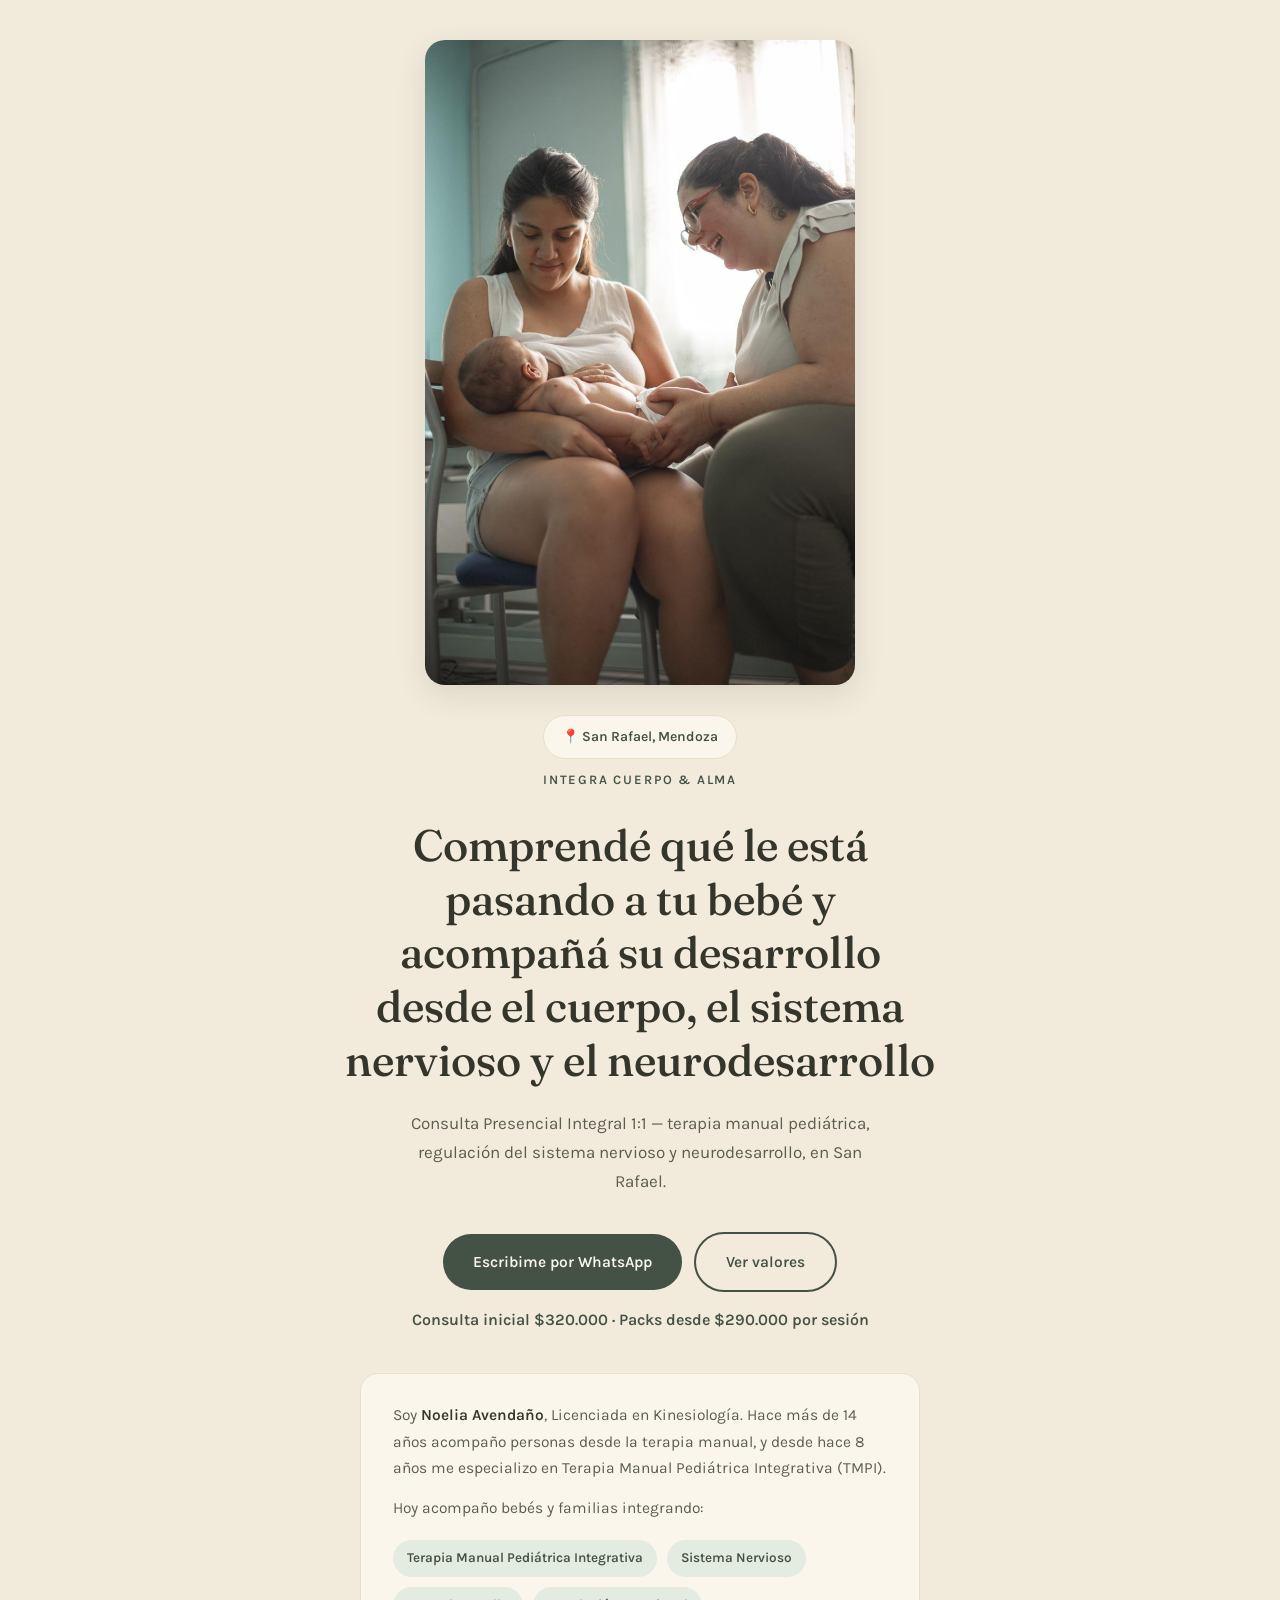
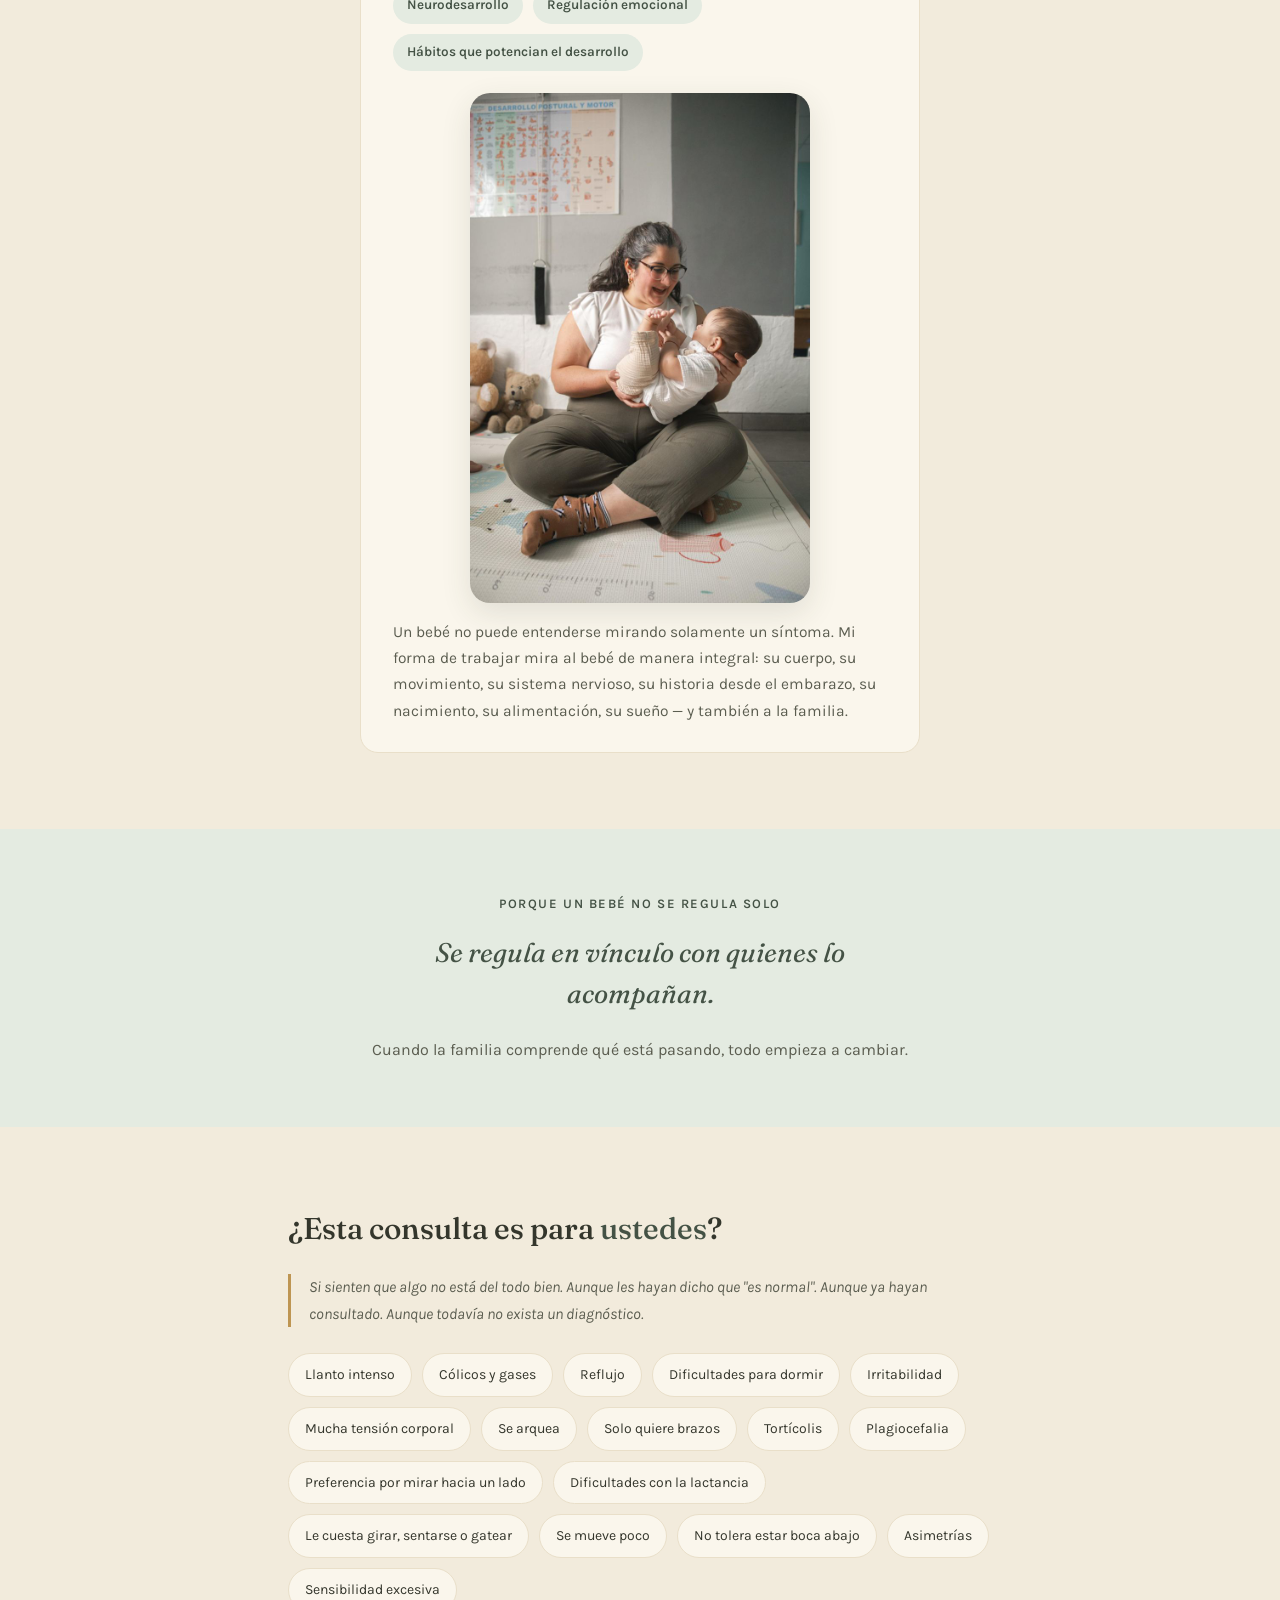
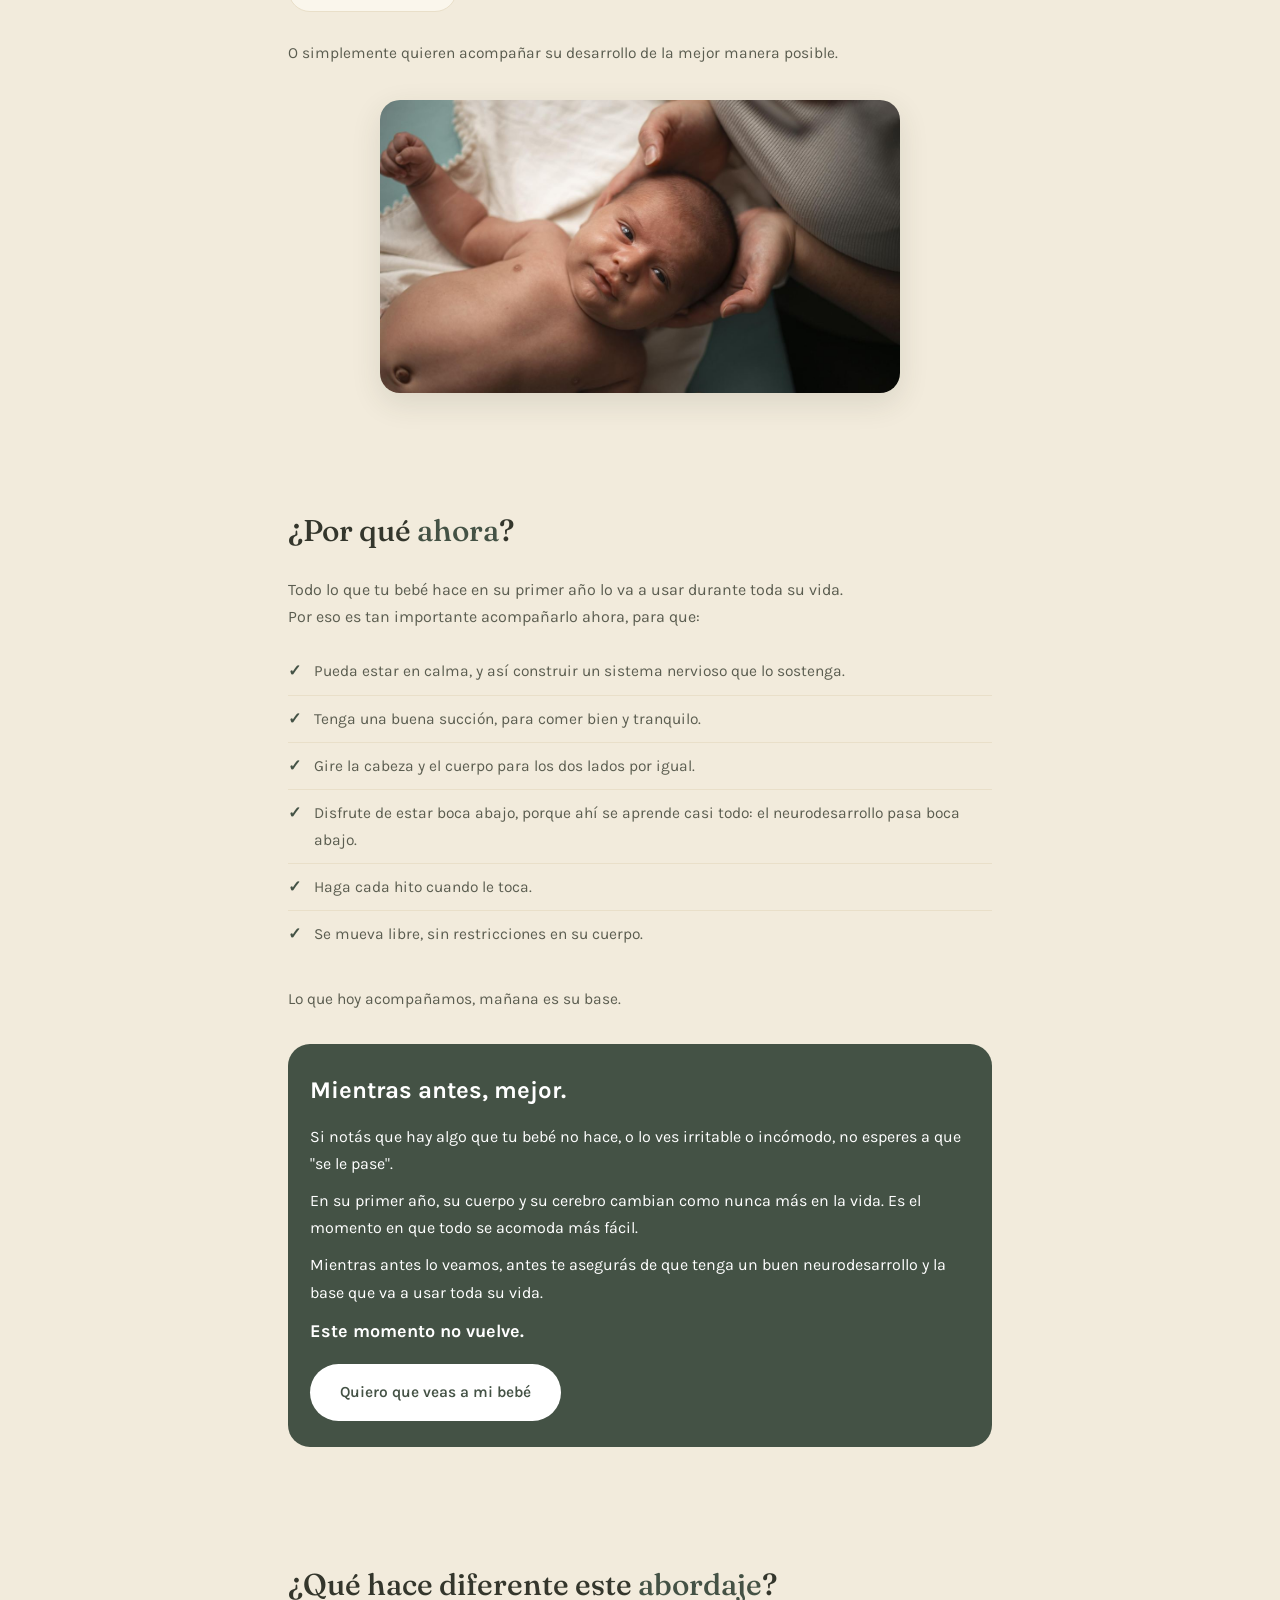
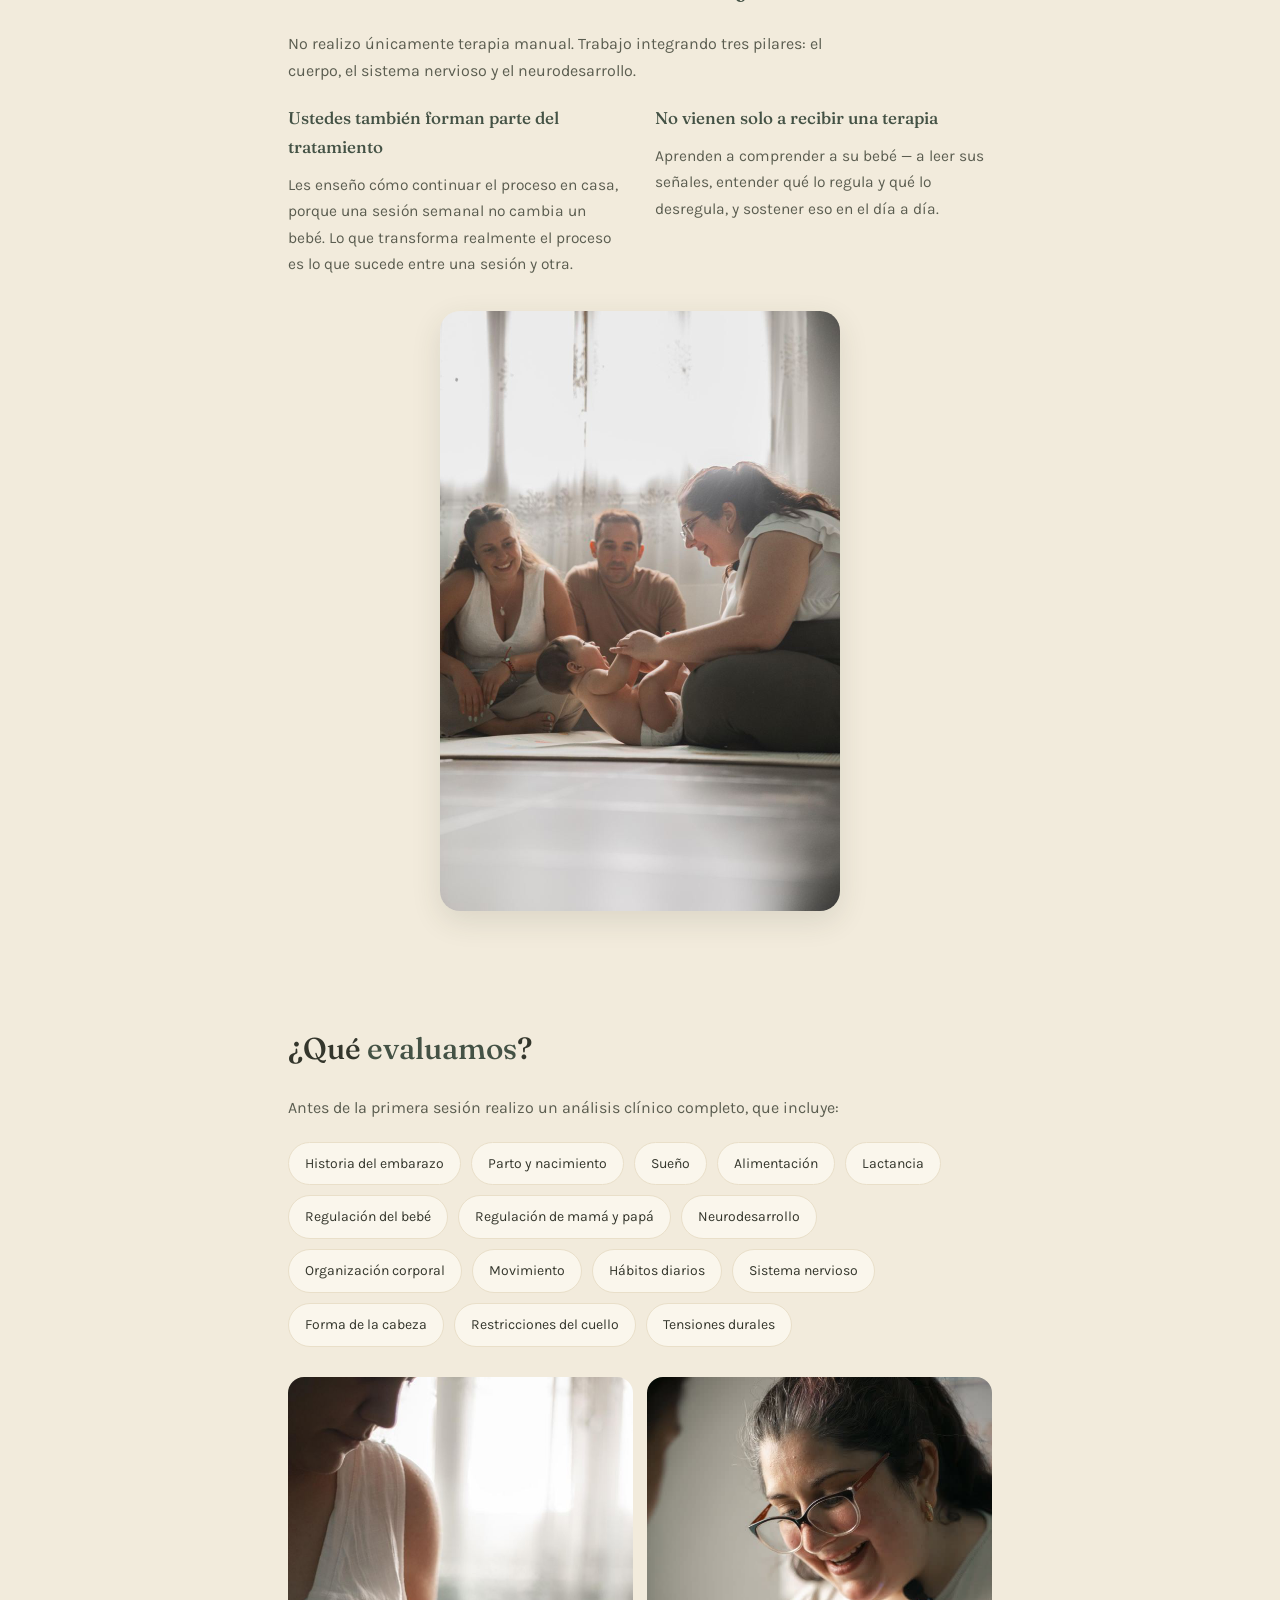
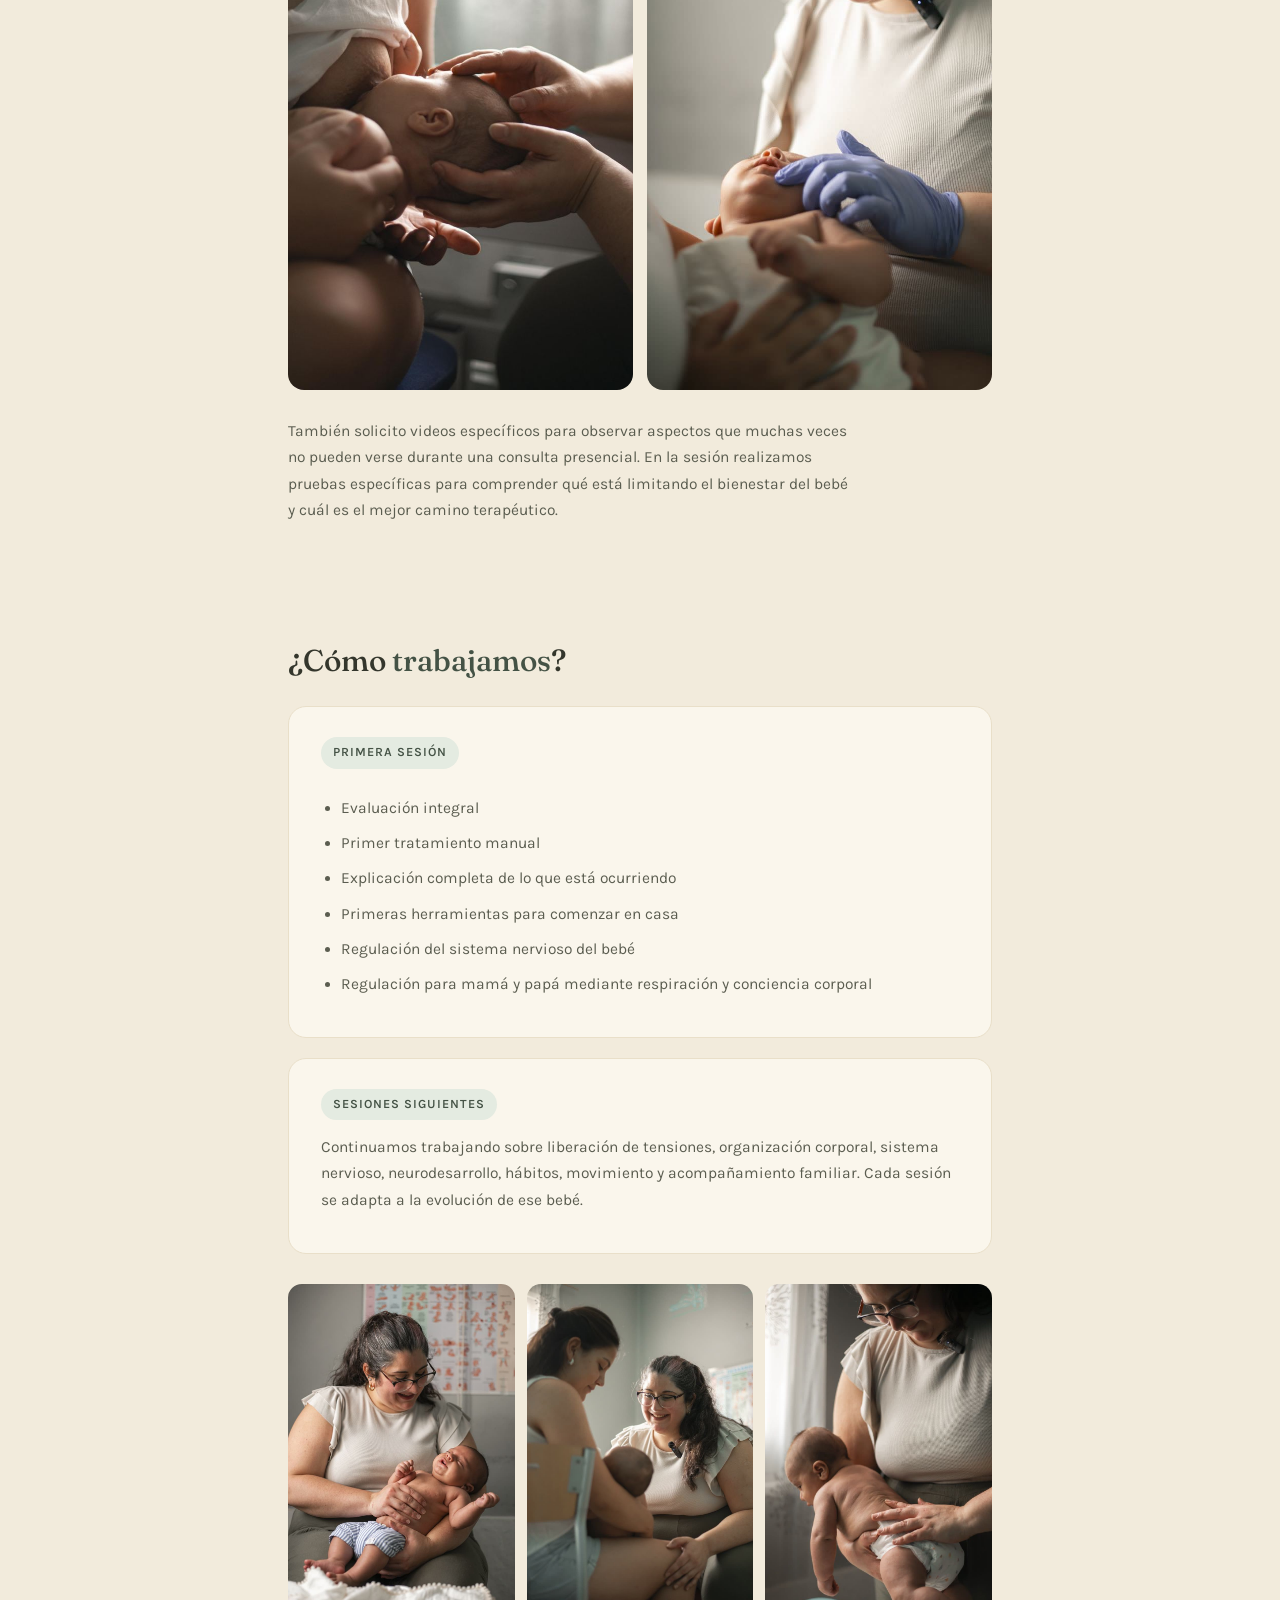
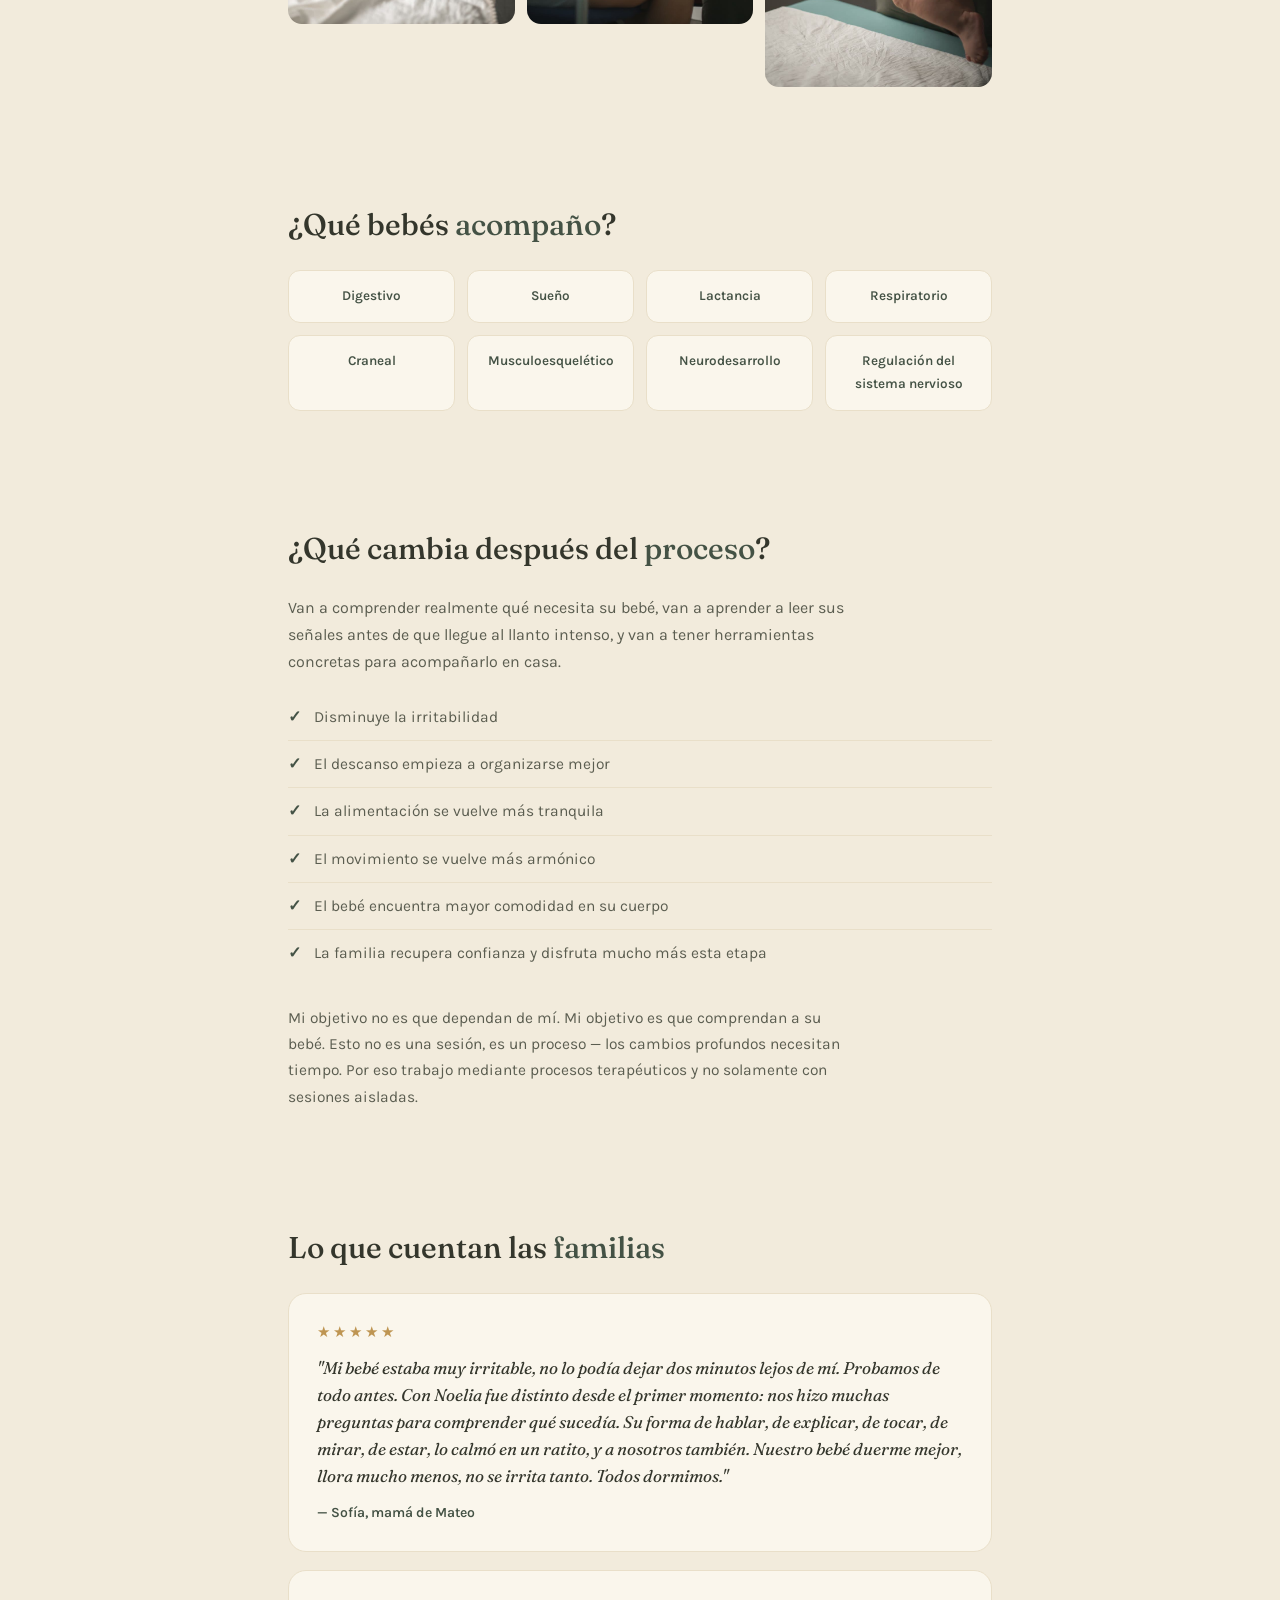
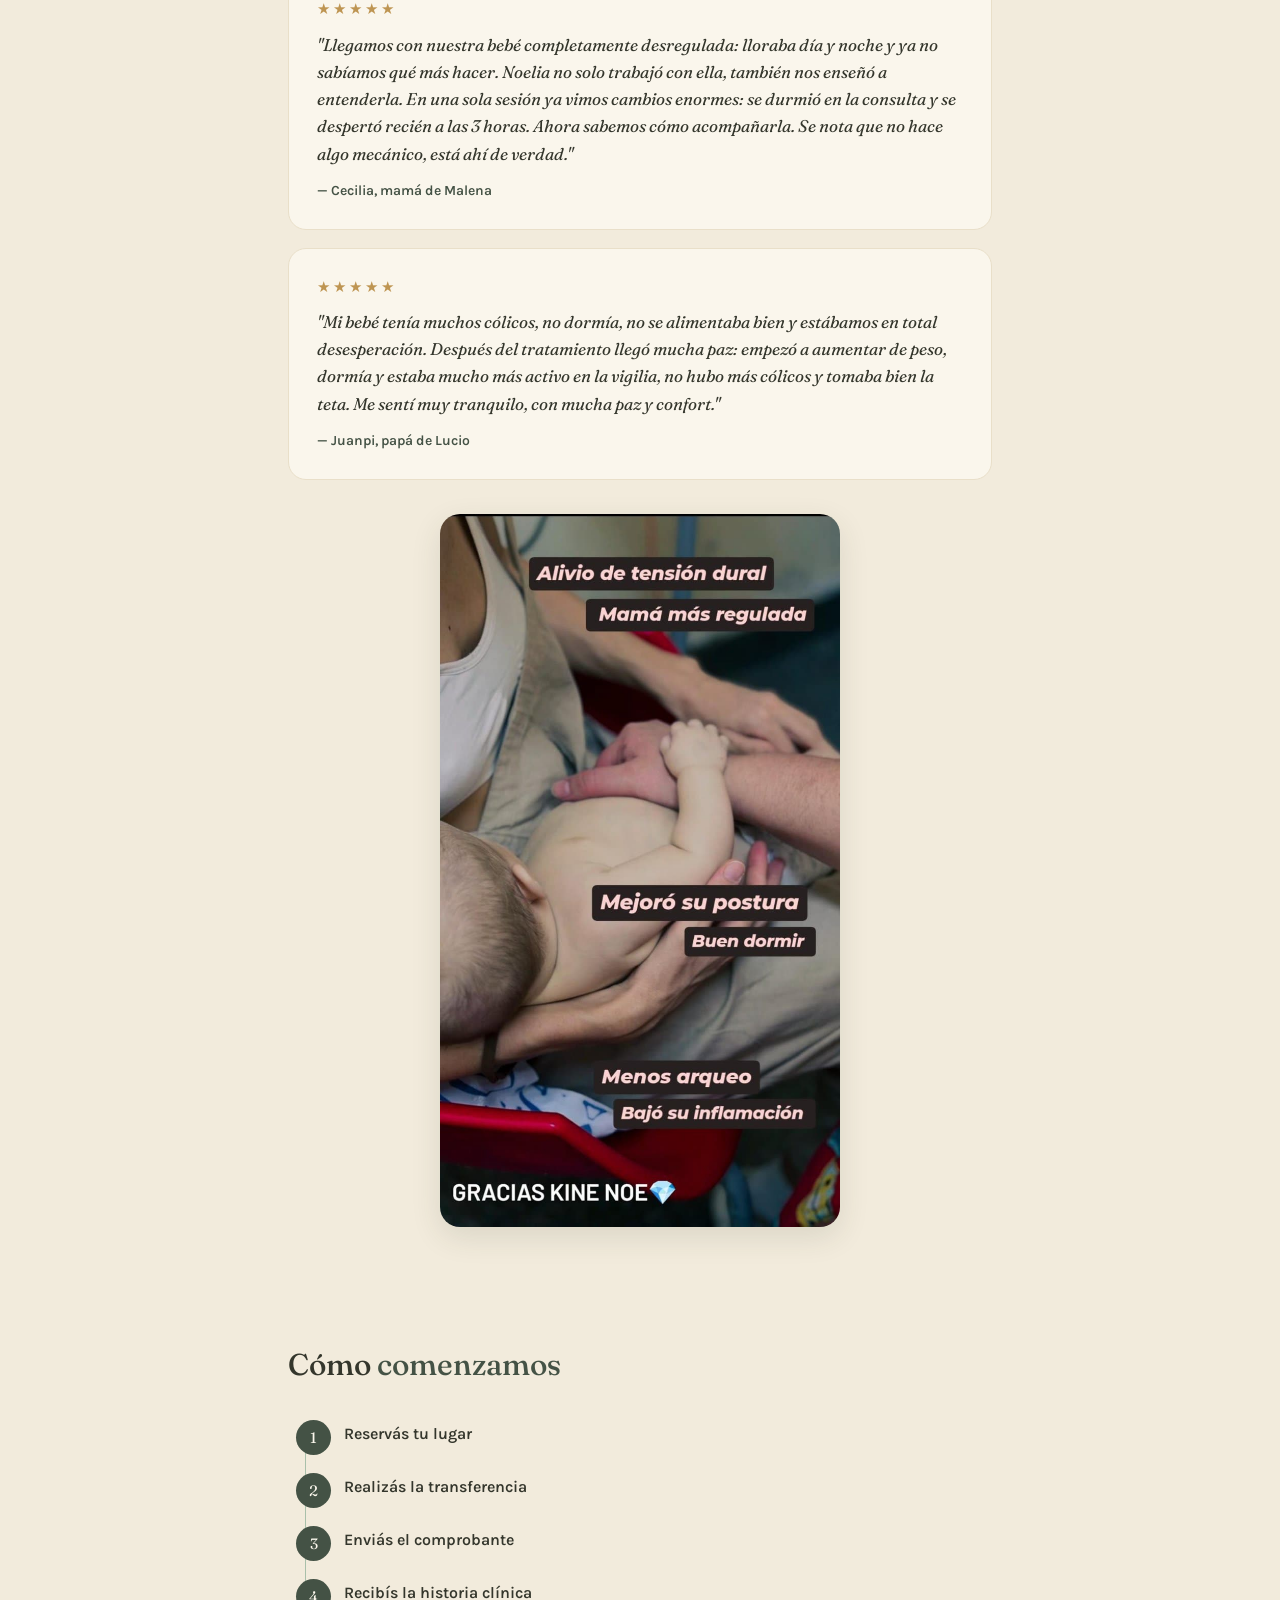
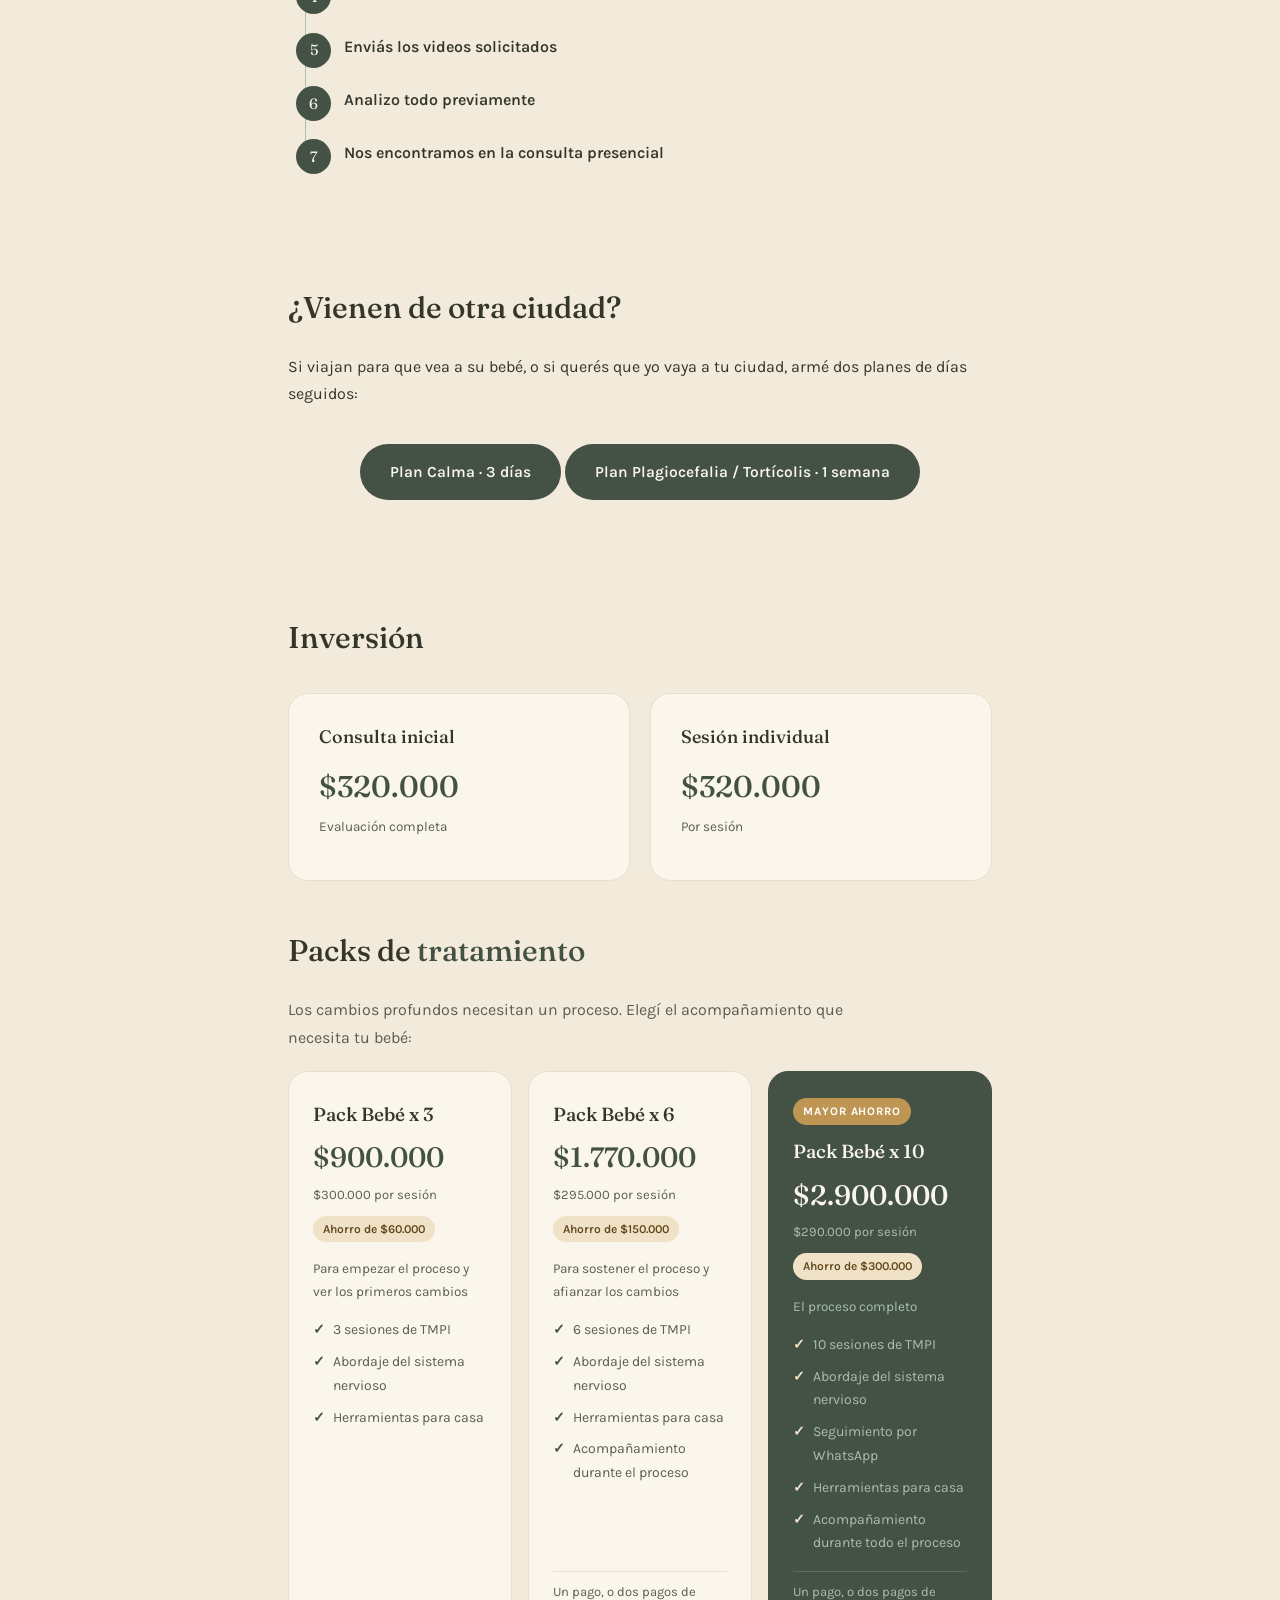
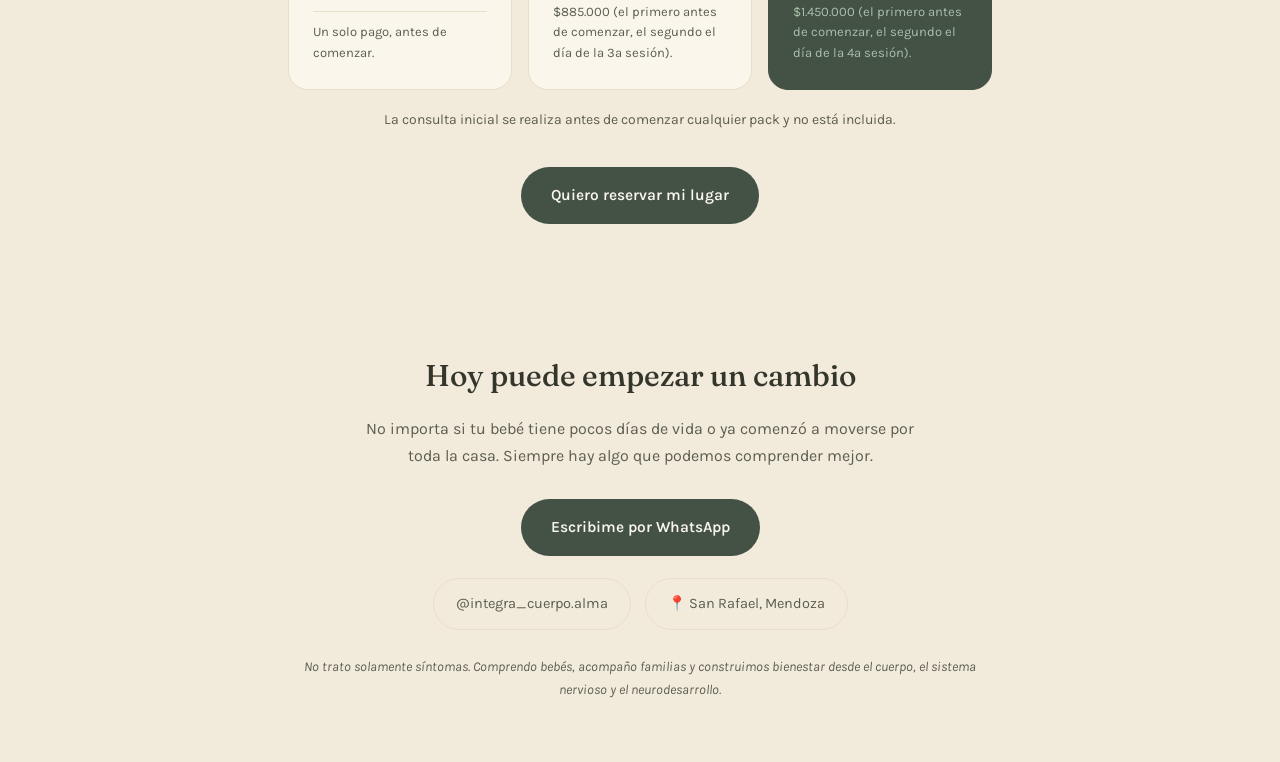
<file: integra-web/presencial/index.html>
<!DOCTYPE html>
<html lang="es">
<head>
<meta charset="UTF-8">
<meta name="viewport" content="width=device-width, initial-scale=1.0">
<title>Consulta Presencial Integral 1:1 — San Rafael | Integra Cuerpo & Alma</title>
<meta name="description" content="Consulta presencial 1:1 para bebés en San Rafael, Mendoza: terapia manual pediátrica, regulación del sistema nervioso y neurodesarrollo, con Noelia Avendaño.">
<meta property="og:title" content="Consulta Presencial 1:1 para bebés — San Rafael">
<meta property="og:description" content="Comprendé qué le está pasando a tu bebé y acompañá su desarrollo desde el cuerpo, el sistema nervioso y el neurodesarrollo.">
<meta property="og:image" content="https://integraregulacion.vercel.app/assets/fotos/presencial-hero.jpg">
<meta property="og:type" content="website">
<link rel="preconnect" href="https://fonts.googleapis.com">
<link rel="preconnect" href="https://fonts.gstatic.com" crossorigin>
<link href="https://fonts.googleapis.com/css2?family=Fraunces:ital,opsz,wght@0,9..144,300;0,9..144,400;0,9..144,500;0,9..144,600;1,9..144,400;1,9..144,500&family=Karla:wght@400;500;600;700&display=swap" rel="stylesheet">
<style>
  :root {
    --cream: #F2EBDC;
    --cream-light: #FAF6EC;
    --cream-deep: #E9DFC9;
    --eucalyptus: #7E9A80;
    --eucalyptus-light: #A9C0AA;
    --eucalyptus-pale: #E4EBE1;
    --eucalyptus-dark: #445245;
    --ink: #34362C;
    --ink-soft: #5B5D50;
    --gold: #BE9552;
    --gold-pale: #F0E2C6;
    --font-display: 'Fraunces', serif;
    --font-body: 'Karla', sans-serif;
  }
  * { margin: 0; padding: 0; box-sizing: border-box; }
  html { scroll-behavior: smooth; }
  body { font-family: var(--font-body); background: var(--cream); color: var(--ink); line-height: 1.7; -webkit-font-smoothing: antialiased; }
  img, svg { display: block; max-width: 100%; }
  .wrap { max-width: 760px; margin: 0 auto; padding: 0 28px; }
  a { color: inherit; }

  /* Breathing signature: single circle with a small "location pin" ring — presencial, arraigado a un lugar */
  .breathe-wrap { display: flex; align-items: center; justify-content: center; width: 220px; height: 220px; margin: 0 auto; }
  .breathe-wrap svg circle { transform-origin: center; animation: breathe 6s ease-in-out infinite; }
  .breathe-wrap svg circle:nth-child(2) { animation-delay: 0.4s; }
  .breathe-wrap svg circle:nth-child(3) { animation-delay: 0.8s; }
  @keyframes breathe { 0%, 100% { transform: scale(0.88); opacity: 0.6; } 50% { transform: scale(1.03); opacity: 1; } }
  @media (prefers-reduced-motion: reduce) { .breathe-wrap svg circle { animation: none; } }

  .hero { padding: 40px 0 56px; text-align: center; }
  .eyebrow { font-size: 13px; letter-spacing: 0.14em; text-transform: uppercase; color: var(--eucalyptus-dark); font-weight: 600; margin-bottom: 28px; }
  h1 { font-family: var(--font-display); font-weight: 500; font-size: clamp(30px, 5vw, 44px); line-height: 1.22; color: var(--ink); max-width: 600px; margin: 28px auto 22px; }
  .hero-sub { max-width: 480px; margin: 0 auto 34px; color: var(--ink-soft); font-size: 17px; }
  .location-tag {
    display: inline-flex; align-items: center; gap: 8px; background: var(--cream-light);
    border: 1px solid var(--cream-deep); color: var(--eucalyptus-dark); font-weight: 600;
    font-size: 14px; padding: 9px 18px; border-radius: 999px; margin-bottom: 10px;
  }
  .bio { max-width: 560px; margin: 40px auto 0; text-align: left; background: var(--cream-light); border: 1px solid var(--cream-deep); border-radius: 18px; padding: 28px 32px; font-size: 15.5px; color: var(--ink-soft); }
  .bio strong { color: var(--ink); font-weight: 600; }
  .bio p + p { margin-top: 14px; }
  .pillars { display: flex; flex-wrap: wrap; gap: 10px; margin-top: 18px; }
  .pillars span { background: var(--eucalyptus-pale); color: var(--eucalyptus-dark); font-size: 13.5px; font-weight: 600; padding: 7px 14px; border-radius: 999px; }

  .btn { display: inline-flex; align-items: center; gap: 10px; background: var(--eucalyptus-dark); color: var(--cream-light); font-weight: 600; font-size: 15.5px; padding: 15px 30px; border-radius: 999px; text-decoration: none; transition: background 0.2s ease, transform 0.2s ease; }
  .btn:hover { background: #354031; transform: translateY(-1px); }
  .btn-row { text-align: center; margin-top: 36px; }

  .band { background: var(--eucalyptus-pale); padding: 64px 0; margin: 20px 0; }
  .band .wrap { text-align: center; }
  .band-label { font-size: 13px; letter-spacing: 0.12em; text-transform: uppercase; color: var(--eucalyptus-dark); font-weight: 600; margin-bottom: 18px; }
  .band-quote { font-family: var(--font-display); font-style: italic; font-weight: 400; font-size: clamp(21px, 3.4vw, 27px); line-height: 1.5; color: var(--eucalyptus-dark); max-width: 560px; margin: 0 auto 22px; }
  .band p.body { max-width: 540px; margin: 0 auto; color: var(--ink-soft); font-size: 16px; }

  section { padding: 56px 0; }
  h2 { font-family: var(--font-display); font-weight: 500; font-size: clamp(24px, 3.4vw, 30px); color: var(--ink); margin-bottom: 20px; }
  h2 .accent { color: var(--eucalyptus-dark); }
  .lead { color: var(--ink-soft); font-size: 16px; max-width: 560px; margin-bottom: 8px; }
  .pill-note { font-style: italic; color: var(--ink-soft); font-size: 15.5px; margin: 18px 0 26px; padding-left: 18px; border-left: 3px solid var(--gold); }
  .pills { display: flex; flex-wrap: wrap; gap: 10px; margin-top: 22px; }
  .pill { background: var(--cream-light); border: 1px solid var(--cream-deep); color: var(--ink); font-size: 14px; padding: 9px 16px; border-radius: 999px; }
  .closing-note { margin-top: 28px; font-size: 15.5px; color: var(--ink-soft); max-width: 560px; }

  .diff-grid { display: grid; grid-template-columns: 1fr 1fr; gap: 30px; margin-top: 8px; }
  .diff-grid p { color: var(--ink-soft); font-size: 15.5px; }
  .diff-grid .col h3 { font-family: var(--font-display); font-weight: 500; font-size: 17px; color: var(--eucalyptus-dark); margin-bottom: 10px; }
  @media (max-width: 620px) { .diff-grid { grid-template-columns: 1fr; } }

  .step-card { background: var(--cream-light); border: 1px solid var(--cream-deep); border-radius: 18px; padding: 30px 32px; margin-bottom: 20px; }
  .step-tag { display: inline-block; font-size: 12.5px; font-weight: 600; letter-spacing: 0.08em; text-transform: uppercase; color: var(--eucalyptus-dark); background: var(--eucalyptus-pale); padding: 5px 12px; border-radius: 999px; margin-bottom: 14px; }
  .step-card h3 { font-family: var(--font-display); font-weight: 500; font-size: 21px; margin-bottom: 12px; color: var(--ink); }
  .step-card p { color: var(--ink-soft); font-size: 15.5px; margin-bottom: 10px; }
  .step-card ul { margin: 12px 0 0; padding-left: 20px; }
  .step-card li { color: var(--ink-soft); font-size: 15.5px; margin-bottom: 9px; }

  .timeline { position: relative; margin-top: 30px; padding-left: 8px; }
  .timeline::before { content: ''; position: absolute; left: 17px; top: 6px; bottom: 6px; width: 1px; background: var(--eucalyptus-light); }
  .t-item { position: relative; padding-left: 48px; margin-bottom: 26px; }
  .t-item:last-child { margin-bottom: 0; }
  .t-num { position: absolute; left: 0; top: 0; width: 35px; height: 35px; border-radius: 50%; background: var(--eucalyptus-dark); color: var(--cream-light); font-family: var(--font-display); font-size: 15px; display: flex; align-items: center; justify-content: center; }
  .t-item h4 { font-weight: 600; font-size: 16px; color: var(--ink); margin-bottom: 4px; }
  .t-item p { color: var(--ink-soft); font-size: 15px; }

  .baby-grid { display: grid; grid-template-columns: repeat(4, 1fr); gap: 12px; margin-top: 18px; }
  .baby-grid span { background: var(--cream-light); border: 1px solid var(--cream-deep); border-radius: 12px; padding: 14px 10px; text-align: center; font-size: 13.5px; color: var(--eucalyptus-dark); font-weight: 600; }
  @media (max-width: 620px) { .baby-grid { grid-template-columns: repeat(2, 1fr); } }

  .results-list { list-style: none; margin-top: 18px; }
  .results-list li { padding: 10px 0 10px 26px; position: relative; color: var(--ink-soft); font-size: 15.5px; border-top: 1px solid var(--cream-deep); }
  .results-list li:first-child { border-top: none; }
  .results-list li::before { content: '✓'; position: absolute; left: 0; color: var(--eucalyptus-dark); font-weight: 700; }

  .policy { background: var(--gold-pale); border-radius: 16px; padding: 24px 28px; font-size: 15px; color: #5F461B; margin-top: 30px; }
  .policy strong { color: #45330F; }

  .price-grid { display: grid; grid-template-columns: 1fr 1fr; gap: 20px; margin-top: 30px; }
  @media (max-width: 620px) { .price-grid { grid-template-columns: 1fr; } }
  .price-card { background: var(--cream-light); border: 1px solid var(--cream-deep); border-radius: 20px; padding: 28px 30px; }
  .price-card h3 { font-family: var(--font-display); font-weight: 500; font-size: 18px; color: var(--ink); margin-bottom: 6px; }
  .price-card .amount { font-family: var(--font-display); font-weight: 500; font-size: 30px; color: var(--eucalyptus-dark); margin: 8px 0 4px; }
  .price-card .sub { font-size: 13.5px; color: var(--ink-soft); margin-bottom: 14px; }
  .price-card ul { list-style: none; }
  .price-card li { font-size: 14.5px; color: var(--ink-soft); padding: 6px 0; }

  .pack-card { background: var(--eucalyptus-dark); color: var(--cream-light); border-radius: 20px; padding: 30px 32px; }
  .pack-card h3 { font-family: var(--font-display); font-weight: 500; font-size: 19px; margin-bottom: 4px; }
  .pack-card .amount { font-family: var(--font-display); font-weight: 500; font-size: 30px; margin: 8px 0 2px; }
  .pack-card .save { display: inline-block; font-size: 12px; font-weight: 600; color: var(--gold-pale); background: rgba(190,149,82,0.3); padding: 3px 10px; border-radius: 999px; margin-bottom: 12px; }
  .pack-card .pay-opts { font-size: 13.5px; color: var(--eucalyptus-light); margin-top: 10px; line-height: 1.6; }

  /* Fotos: siempre encuadre original, sin recortes */
  .photo { margin: 34px auto 0; max-width: 520px; }
  .photo img { width: 100%; height: auto; border-radius: 20px; box-shadow: 0 10px 30px rgba(52,54,44,0.12); }
  .photo.sm { max-width: 400px; }
  .photo-pair { display: grid; grid-template-columns: 1fr 1fr; gap: 14px; align-items: start; margin-top: 30px; }
  .photo-pair img { width: 100%; height: auto; border-radius: 16px; }
  .photo-trio { display: grid; grid-template-columns: repeat(3, 1fr); gap: 12px; align-items: start; margin-top: 30px; }
  .photo-trio img { width: 100%; height: auto; border-radius: 14px; }
  @media (max-width: 620px) { .photo-trio { grid-template-columns: 1fr 1fr; } .photo-trio img:last-child { grid-column: span 2; max-width: 60%; margin: 0 auto; } }
  .hero-photo { max-width: 430px; margin: 0 auto 30px; }

  .testi { background: var(--cream-light); border: 1px solid var(--cream-deep); border-radius: 18px; padding: 26px 28px; margin-top: 18px; }
  .testi .stars { color: var(--gold); letter-spacing: 3px; font-size: 15px; margin-bottom: 8px; }
  .testi blockquote { font-family: var(--font-display); font-style: italic; font-size: 17px; line-height: 1.6; color: var(--ink); }
  .testi .who { margin-top: 12px; font-size: 14px; font-weight: 600; color: var(--eucalyptus-dark); }

  .packs { display: grid; grid-template-columns: repeat(3, 1fr); gap: 16px; margin-top: 20px; align-items: stretch; }
  @media (max-width: 760px) { .packs { grid-template-columns: 1fr; } }
  .pk { background: var(--cream-light); border: 1px solid var(--cream-deep); border-radius: 20px; padding: 26px 24px; display: flex; flex-direction: column; }
  .pk h3 { font-family: var(--font-display); font-weight: 500; font-size: 19px; color: var(--ink); }
  .pk .for { font-size: 13.5px; color: var(--ink-soft); margin: 4px 0 10px; }
  .pk .amount { font-family: var(--font-display); font-weight: 500; font-size: 28px; color: var(--eucalyptus-dark); margin: 4px 0 2px; }
  .pk .per { font-size: 13px; color: var(--ink-soft); margin-bottom: 10px; }
  .pk .save { display: inline-block; align-self: flex-start; font-size: 12px; font-weight: 600; color: #5F461B; background: var(--gold-pale); padding: 3px 10px; border-radius: 999px; margin-bottom: 12px; }
  .pk ul { list-style: none; margin-bottom: 12px; }
  .pk li { font-size: 14px; color: var(--ink-soft); padding: 4px 0 4px 20px; position: relative; }
  .pk li::before { content: '✓'; position: absolute; left: 0; color: var(--eucalyptus-dark); font-weight: 700; }
  .pk .pay-opts { font-size: 13px; color: var(--ink-soft); margin-top: auto; padding-top: 10px; border-top: 1px solid var(--cream-deep); line-height: 1.55; }
  .pk.best { background: var(--eucalyptus-dark); border-color: var(--eucalyptus-dark); }
  .pk.best h3, .pk.best .amount { color: var(--cream-light); }
  .pk.best .for, .pk.best .per, .pk.best li, .pk.best .pay-opts { color: var(--eucalyptus-light); }
  .pk.best li::before { color: var(--gold-pale); }
  .pk.best .pay-opts { border-top-color: rgba(255,255,255,0.15); }
  .pk .badge { align-self: flex-start; font-size: 11.5px; font-weight: 700; letter-spacing: 0.08em; text-transform: uppercase; background: var(--gold); color: #fff; padding: 4px 10px; border-radius: 999px; margin-bottom: 10px; }
  .price-note { font-size: 14px; color: var(--ink-soft); text-align: center; margin-top: 18px; }

  footer { text-align: center; padding: 70px 0 60px; }
  footer h2 { margin-bottom: 14px; }
  footer .lead { margin: 0 auto 30px; }
  .contact-row { display: flex; justify-content: center; gap: 14px; flex-wrap: wrap; margin-bottom: 26px; }
  .contact-secondary { display: inline-flex; align-items: center; gap: 8px; color: var(--ink-soft); font-size: 14.5px; text-decoration: none; border: 1px solid var(--cream-deep); padding: 13px 22px; border-radius: 999px; }
  .pay-methods { color: var(--ink-soft); font-size: 13.5px; font-style: italic; }
</style>
</head>
<body>

<div class="wrap hero">
  <div class="hero-photo photo" style="margin-top:0"><img src="../assets/fotos/presencial-hero.jpg" alt="Noelia sonriendo mientras trabaja con un bebé en brazos de su mamá" fetchpriority="high"></div>

  <div class="location-tag">📍 San Rafael, Mendoza</div>
  <div class="eyebrow">Integra Cuerpo &amp; Alma</div>
  <h1>Comprendé qué le está pasando a tu bebé y acompañá su desarrollo desde el cuerpo, el sistema nervioso y el neurodesarrollo</h1>
  <p class="hero-sub">Consulta Presencial Integral 1:1 — terapia manual pediátrica, regulación del sistema nervioso y neurodesarrollo, en San Rafael.</p>

  <div class="btn-row">
    <a class="btn" href="https://wa.me/5492604419242?text=Hola%20Noe%2C%20vi%20la%20p%C3%A1gina%20de%20la%20consulta%20presencial%20y%20quiero%20reservar%20un%20lugar" target="_blank" rel="noopener">Escribime por WhatsApp</a>
    <a class="btn" href="#valores" style="background:transparent;color:var(--eucalyptus-dark);border:2px solid var(--eucalyptus-dark);margin-left:8px">Ver valores</a>
  </div>
  <p style="text-align:center;margin-top:14px;font-weight:600;color:var(--eucalyptus-dark)">Consulta inicial $320.000 · Packs desde $290.000 por sesión</p>

  <div class="bio">
    <p>Soy <strong>Noelia Avendaño</strong>, Licenciada en Kinesiología. Hace más de 14 años acompaño personas desde la terapia manual, y desde hace 8 años me especializo en Terapia Manual Pediátrica Integrativa (TMPI).</p>
    <p>Hoy acompaño bebés y familias integrando:</p>
    <div class="pillars">
      <span>Terapia Manual Pediátrica Integrativa</span>
      <span>Sistema Nervioso</span>
      <span>Neurodesarrollo</span>
      <span>Regulación emocional</span>
      <span>Hábitos que potencian el desarrollo</span>
    </div>
    <div class="photo" style="max-width:340px;margin:22px auto 4px"><img loading="lazy" src="../assets/fotos/presencial-noelia.jpg" alt="Noelia sentada en el piso de su consultorio con un bebé en brazos"></div>
    <p style="margin-top:16px;">Un bebé no puede entenderse mirando solamente un síntoma. Mi forma de trabajar mira al bebé de manera integral: su cuerpo, su movimiento, su sistema nervioso, su historia desde el embarazo, su nacimiento, su alimentación, su sueño — y también a la familia.</p>
  </div>
</div>

<div class="band">
  <div class="wrap">
    <div class="band-label">Porque un bebé no se regula solo</div>
    <p class="band-quote">Se regula en vínculo con quienes lo acompañan.</p>
    <p class="body">Cuando la familia comprende qué está pasando, todo empieza a cambiar.</p>
  </div>
</div>

<div class="wrap">
  <section>
    <h2>¿Esta consulta es para <span class="accent">ustedes</span>?</h2>
    <p class="pill-note">Si sienten que algo no está del todo bien. Aunque les hayan dicho que "es normal". Aunque ya hayan consultado. Aunque todavía no exista un diagnóstico.</p>
    <div class="pills">
      <span class="pill">Llanto intenso</span>
      <span class="pill">Cólicos y gases</span>
      <span class="pill">Reflujo</span>
      <span class="pill">Dificultades para dormir</span>
      <span class="pill">Irritabilidad</span>
      <span class="pill">Mucha tensión corporal</span>
      <span class="pill">Se arquea</span>
      <span class="pill">Solo quiere brazos</span>
      <span class="pill">Tortícolis</span>
      <span class="pill">Plagiocefalia</span>
      <span class="pill">Preferencia por mirar hacia un lado</span>
      <span class="pill">Dificultades con la lactancia</span>
      <span class="pill">Le cuesta girar, sentarse o gatear</span>
      <span class="pill">Se mueve poco</span>
      <span class="pill">No tolera estar boca abajo</span>
      <span class="pill">Asimetrías</span>
      <span class="pill">Sensibilidad excesiva</span>
    </div>
    <p class="closing-note">O simplemente quieren acompañar su desarrollo de la mejor manera posible.</p>
    <div class="photo"><img loading="lazy" src="../assets/fotos/presencial-calma.jpg" alt="Bebé tranquilo con las manos de Noelia sosteniendo su cabecita"></div>
  </section>

    <section>
    <h2>¿Por qué <span class="accent">ahora</span>?</h2>
    <p class="lead">Todo lo que tu bebé hace en su primer año lo va a usar durante toda su vida. Por eso es tan importante acompañarlo ahora, para que:</p>
    <ul class="results-list">
      <li>Pueda estar en calma, y así construir un sistema nervioso que lo sostenga.</li>
      <li>Tenga una buena succión, para comer bien y tranquilo.</li>
      <li>Gire la cabeza y el cuerpo para los dos lados por igual.</li>
      <li>Disfrute de estar boca abajo, porque ahí se aprende casi todo: el neurodesarrollo pasa boca abajo.</li>
      <li>Haga cada hito cuando le toca.</li>
      <li>Se mueva libre, sin restricciones en su cuerpo.</li>
    </ul>
    <p class="closing-note">Lo que hoy acompañamos, mañana es su base.</p>
    <div style="margin-top:32px;background:var(--eucalyptus-dark);color:#fff;border-radius:22px;padding:26px 22px">
      <h3 style="color:#fff;margin:0 0 12px;font-size:24px">Mientras antes, mejor.</h3>
      <p style="margin:0 0 10px;color:#fff">Si notás que hay algo que tu bebé no hace, o lo ves irritable o incómodo, no esperes a que "se le pase".</p>
      <p style="margin:0 0 10px;color:#fff">En su primer año, su cuerpo y su cerebro cambian como nunca más en la vida. Es el momento en que todo se acomoda más fácil.</p>
      <p style="margin:0 0 10px;color:#fff">Mientras antes lo veamos, antes te asegurás de que tenga un buen neurodesarrollo y la base que va a usar toda su vida.</p>
      <p style="margin:0 0 18px;color:#fff;font-weight:700;font-size:18px">Este momento no vuelve.</p>
      <a class="btn" style="background:#fff;color:var(--eucalyptus-dark)" href="https://wa.me/5492604419242?text=Hola%20Noe%2C%20quiero%20que%20veas%20a%20mi%20beb%C3%A9" target="_blank" rel="noopener">Quiero que veas a mi bebé</a>
    </div>
  </section>

  <section>
    <h2>¿Qué hace diferente este <span class="accent">abordaje</span>?</h2>
    <p class="lead">No realizo únicamente terapia manual. Trabajo integrando tres pilares: el cuerpo, el sistema nervioso y el neurodesarrollo.</p>
    <div class="diff-grid" style="margin-top:20px;">
      <div class="col">
        <h3>Ustedes también forman parte del tratamiento</h3>
        <p>Les enseño cómo continuar el proceso en casa, porque una sesión semanal no cambia un bebé. Lo que transforma realmente el proceso es lo que sucede entre una sesión y otra.</p>
      </div>
      <div class="col">
        <h3>No vienen solo a recibir una terapia</h3>
        <p>Aprenden a comprender a su bebé — a leer sus señales, entender qué lo regula y qué lo desregula, y sostener eso en el día a día.</p>
      </div>
    </div>
    <div class="photo sm"><img loading="lazy" src="../assets/fotos/presencial-familia.jpg" alt="Noelia trabajando en el piso con un bebé mientras mamá y papá miran sonriendo"></div>
  </section>

  <section>
    <h2>¿Qué <span class="accent">evaluamos</span>?</h2>
    <p class="lead">Antes de la primera sesión realizo un análisis clínico completo, que incluye:</p>
    <div class="pills" style="margin-top:20px;">
      <span class="pill">Historia del embarazo</span>
      <span class="pill">Parto y nacimiento</span>
      <span class="pill">Sueño</span>
      <span class="pill">Alimentación</span>
      <span class="pill">Lactancia</span>
      <span class="pill">Regulación del bebé</span>
      <span class="pill">Regulación de mamá y papá</span>
      <span class="pill">Neurodesarrollo</span>
      <span class="pill">Organización corporal</span>
      <span class="pill">Movimiento</span>
      <span class="pill">Hábitos diarios</span>
      <span class="pill">Sistema nervioso</span>
      <span class="pill">Forma de la cabeza</span>
      <span class="pill">Restricciones del cuello</span>
      <span class="pill">Tensiones durales</span>
    </div>
    <div class="photo-pair">
      <img loading="lazy" src="../assets/fotos/presencial-manos.jpg" alt="Manos de Noelia sosteniendo la cabecita de un bebé mientras toma el pecho">
      <img loading="lazy" src="../assets/fotos/foto7.jpg" alt="Noelia evaluando a un bebé en la camilla">
    </div>
    <p class="closing-note">También solicito videos específicos para observar aspectos que muchas veces no pueden verse durante una consulta presencial. En la sesión realizamos pruebas específicas para comprender qué está limitando el bienestar del bebé y cuál es el mejor camino terapéutico.</p>
  </section>

  <section>
    <h2>¿Cómo <span class="accent">trabajamos</span>?</h2>

    <div class="step-card" style="margin-top:20px;">
      <span class="step-tag">Primera sesión</span>
      <ul>
        <li>Evaluación integral</li>
        <li>Primer tratamiento manual</li>
        <li>Explicación completa de lo que está ocurriendo</li>
        <li>Primeras herramientas para comenzar en casa</li>
        <li>Regulación del sistema nervioso del bebé</li>
        <li>Regulación para mamá y papá mediante respiración y conciencia corporal</li>
      </ul>
    </div>

    <div class="step-card">
      <span class="step-tag">Sesiones siguientes</span>
      <p>Continuamos trabajando sobre liberación de tensiones, organización corporal, sistema nervioso, neurodesarrollo, hábitos, movimiento y acompañamiento familiar. Cada sesión se adapta a la evolución de ese bebé.</p>
    </div>
    <div class="photo-trio">
      <img loading="lazy" src="../assets/fotos/foto1.jpg" alt="Noelia acompañando a una mamá con su bebé en brazos">
      <img loading="lazy" src="../assets/fotos/foto2.jpg" alt="Noelia sosteniendo a un bebé y mirándolo">
      <img loading="lazy" src="../assets/fotos/foto5.jpg" alt="Noelia con un bebé recién nacido en su regazo">
    </div>
  </section>

  <section>
    <h2>¿Qué bebés <span class="accent">acompaño</span>?</h2>
    <div class="baby-grid">
      <span>Digestivo</span>
      <span>Sueño</span>
      <span>Lactancia</span>
      <span>Respiratorio</span>
      <span>Craneal</span>
      <span>Musculoesquelético</span>
      <span>Neurodesarrollo</span>
      <span>Regulación del sistema nervioso</span>
    </div>
  </section>

  <section>
    <h2>¿Qué cambia después del <span class="accent">proceso</span>?</h2>
    <p class="lead">Van a comprender realmente qué necesita su bebé, van a aprender a leer sus señales antes de que llegue al llanto intenso, y van a tener herramientas concretas para acompañarlo en casa.</p>
    <ul class="results-list">
      <li>Disminuye la irritabilidad</li>
      <li>El descanso empieza a organizarse mejor</li>
      <li>La alimentación se vuelve más tranquila</li>
      <li>El movimiento se vuelve más armónico</li>
      <li>El bebé encuentra mayor comodidad en su cuerpo</li>
      <li>La familia recupera confianza y disfruta mucho más esta etapa</li>
    </ul>
    <p class="closing-note">Mi objetivo no es que dependan de mí. Mi objetivo es que comprendan a su bebé. Esto no es una sesión, es un proceso — los cambios profundos necesitan tiempo. Por eso trabajo mediante procesos terapéuticos y no solamente con sesiones aisladas.</p>
  </section>

  <section>
    <h2>Lo que cuentan las <span class="accent">familias</span></h2>
    <div class="testi"><div class="stars">★★★★★</div><blockquote>"Mi bebé estaba muy irritable, no lo podía dejar dos minutos lejos de mí. Probamos de todo antes. Con Noelia fue distinto desde el primer momento: nos hizo muchas preguntas para comprender qué sucedía. Su forma de hablar, de explicar, de tocar, de mirar, de estar, lo calmó en un ratito, y a nosotros también. Nuestro bebé duerme mejor, llora mucho menos, no se irrita tanto. Todos dormimos."</blockquote><div class="who">— Sofía, mamá de Mateo</div></div>
    <div class="testi"><div class="stars">★★★★★</div><blockquote>"Llegamos con nuestra bebé completamente desregulada: lloraba día y noche y ya no sabíamos qué más hacer. Noelia no solo trabajó con ella, también nos enseñó a entenderla. En una sola sesión ya vimos cambios enormes: se durmió en la consulta y se despertó recién a las 3 horas. Ahora sabemos cómo acompañarla. Se nota que no hace algo mecánico, está ahí de verdad."</blockquote><div class="who">— Cecilia, mamá de Malena</div></div>
    <div class="testi"><div class="stars">★★★★★</div><blockquote>"Mi bebé tenía muchos cólicos, no dormía, no se alimentaba bien y estábamos en total desesperación. Después del tratamiento llegó mucha paz: empezó a aumentar de peso, dormía y estaba mucho más activo en la vigilia, no hubo más cólicos y tomaba bien la teta. Me sentí muy tranquilo, con mucha paz y confort."</blockquote><div class="who">— Juanpi, papá de Lucio</div></div>
    <div class="photo sm"><img loading="lazy" src="../assets/fotos/foto10.jpg" alt="Mensaje de una familia: alivio de tensión dural, mamá más regulada, mejoró su postura, buen dormir, menos arqueo. Gracias Kine Noe"></div>
  </section>

  <section>
    <h2>Cómo <span class="accent">comenzamos</span></h2>
    <div class="timeline">
      <div class="t-item"><div class="t-num">1</div><h4>Reservás tu lugar</h4></div>
      <div class="t-item"><div class="t-num">2</div><h4>Realizás la transferencia</h4></div>
      <div class="t-item"><div class="t-num">3</div><h4>Enviás el comprobante</h4></div>
      <div class="t-item"><div class="t-num">4</div><h4>Recibís la historia clínica</h4></div>
      <div class="t-item"><div class="t-num">5</div><h4>Enviás los videos solicitados</h4></div>
      <div class="t-item"><div class="t-num">6</div><h4>Analizo todo previamente</h4></div>
      <div class="t-item"><div class="t-num">7</div><h4>Nos encontramos en la consulta presencial</h4></div>
    </div>
  </section>

  <section>
    <h2>¿Vienen de otra ciudad?</h2>
    <p>Si viajan para que vea a su bebé, o si querés que yo vaya a tu ciudad, armé dos planes de días seguidos:</p>
    <div class="btn-row">
      <a class="btn" href="../plan-calma/">Plan Calma · 3 días</a>
      <a class="btn" href="../plan-plagiocefalia/">Plan Plagiocefalia / Tortícolis · 1 semana</a>
    </div>
  </section>

  <section id="valores">
    <h2>Inversión</h2>

    <div class="price-grid">
      <div class="price-card">
        <h3>Consulta inicial</h3>
        <div class="amount">$320.000</div>
        <div class="sub">Evaluación completa</div>
      </div>
      <div class="price-card">
        <h3>Sesión individual</h3>
        <div class="amount">$320.000</div>
        <div class="sub">Por sesión</div>
      </div>
    </div>

    <h2 style="margin-top:44px;">Packs de <span class="accent">tratamiento</span></h2>
    <p class="lead">Los cambios profundos necesitan un proceso. Elegí el acompañamiento que necesita tu bebé:</p>
    <div class="packs">
      <div class="pk">
        <h3>Pack Bebé x 3</h3>
        <div class="amount">$900.000</div>
        <div class="per">$300.000 por sesión</div>
        <span class="save">Ahorro de $60.000</span>
        <div class="for">Para empezar el proceso y ver los primeros cambios</div>
        <ul>
          <li>3 sesiones de TMPI</li>
          <li>Abordaje del sistema nervioso</li>
          <li>Herramientas para casa</li>
        </ul>
        <div class="pay-opts">Un solo pago, antes de comenzar.</div>
      </div>
      <div class="pk">
        <h3>Pack Bebé x 6</h3>
        <div class="amount">$1.770.000</div>
        <div class="per">$295.000 por sesión</div>
        <span class="save">Ahorro de $150.000</span>
        <div class="for">Para sostener el proceso y afianzar los cambios</div>
        <ul>
          <li>6 sesiones de TMPI</li>
          <li>Abordaje del sistema nervioso</li>
          <li>Herramientas para casa</li>
          <li>Acompañamiento durante el proceso</li>
        </ul>
        <div class="pay-opts">Un pago, o dos pagos de $885.000 (el primero antes de comenzar, el segundo el día de la 3ª sesión).</div>
      </div>
      <div class="pk best">
        <span class="badge">Mayor ahorro</span>
        <h3>Pack Bebé x 10</h3>
        <div class="amount">$2.900.000</div>
        <div class="per">$290.000 por sesión</div>
        <span class="save">Ahorro de $300.000</span>
        <div class="for">El proceso completo</div>
        <ul>
          <li>10 sesiones de TMPI</li>
          <li>Abordaje del sistema nervioso</li>
          <li>Seguimiento por WhatsApp</li>
          <li>Herramientas para casa</li>
          <li>Acompañamiento durante todo el proceso</li>
        </ul>
        <div class="pay-opts">Un pago, o dos pagos de $1.450.000 (el primero antes de comenzar, el segundo el día de la 4ª sesión).</div>
      </div>
    </div>
    <p class="price-note">La consulta inicial se realiza antes de comenzar cualquier pack y no está incluida.</p>
    <div class="btn-row"><a class="btn" href="https://wa.me/5492604419242?text=Hola%20Noe%2C%20vi%20la%20p%C3%A1gina%20de%20la%20consulta%20presencial%20y%20quiero%20reservar%20un%20lugar" target="_blank" rel="noopener">Quiero reservar mi lugar</a></div>
  </section>
</div>

<footer>
  <div class="wrap">
    <h2>Hoy puede empezar un cambio</h2>
    <p class="lead" style="margin-left:auto;margin-right:auto;">No importa si tu bebé tiene pocos días de vida o ya comenzó a moverse por toda la casa. Siempre hay algo que podemos comprender mejor.</p>
    <div class="btn-row" style="margin-top:0;">
      <a class="btn" href="https://wa.me/5492604419242?text=Hola%20Noe%2C%20vi%20la%20p%C3%A1gina%20de%20la%20consulta%20presencial%20y%20quiero%20reservar%20un%20lugar" target="_blank" rel="noopener">Escribime por WhatsApp</a>
    </div>
    <div class="contact-row" style="margin-top:22px;">
      <a class="contact-secondary" href="https://instagram.com/integra_cuerpo.alma" target="_blank" rel="noopener">@integra_cuerpo.alma</a>
      <span class="contact-secondary">📍 San Rafael, Mendoza</span>
    </div>
    <p class="pay-methods">No trato solamente síntomas. Comprendo bebés, acompaño familias y construimos bienestar desde el cuerpo, el sistema nervioso y el neurodesarrollo.</p>
  </div>
</footer>

</body>
</html>
</file>
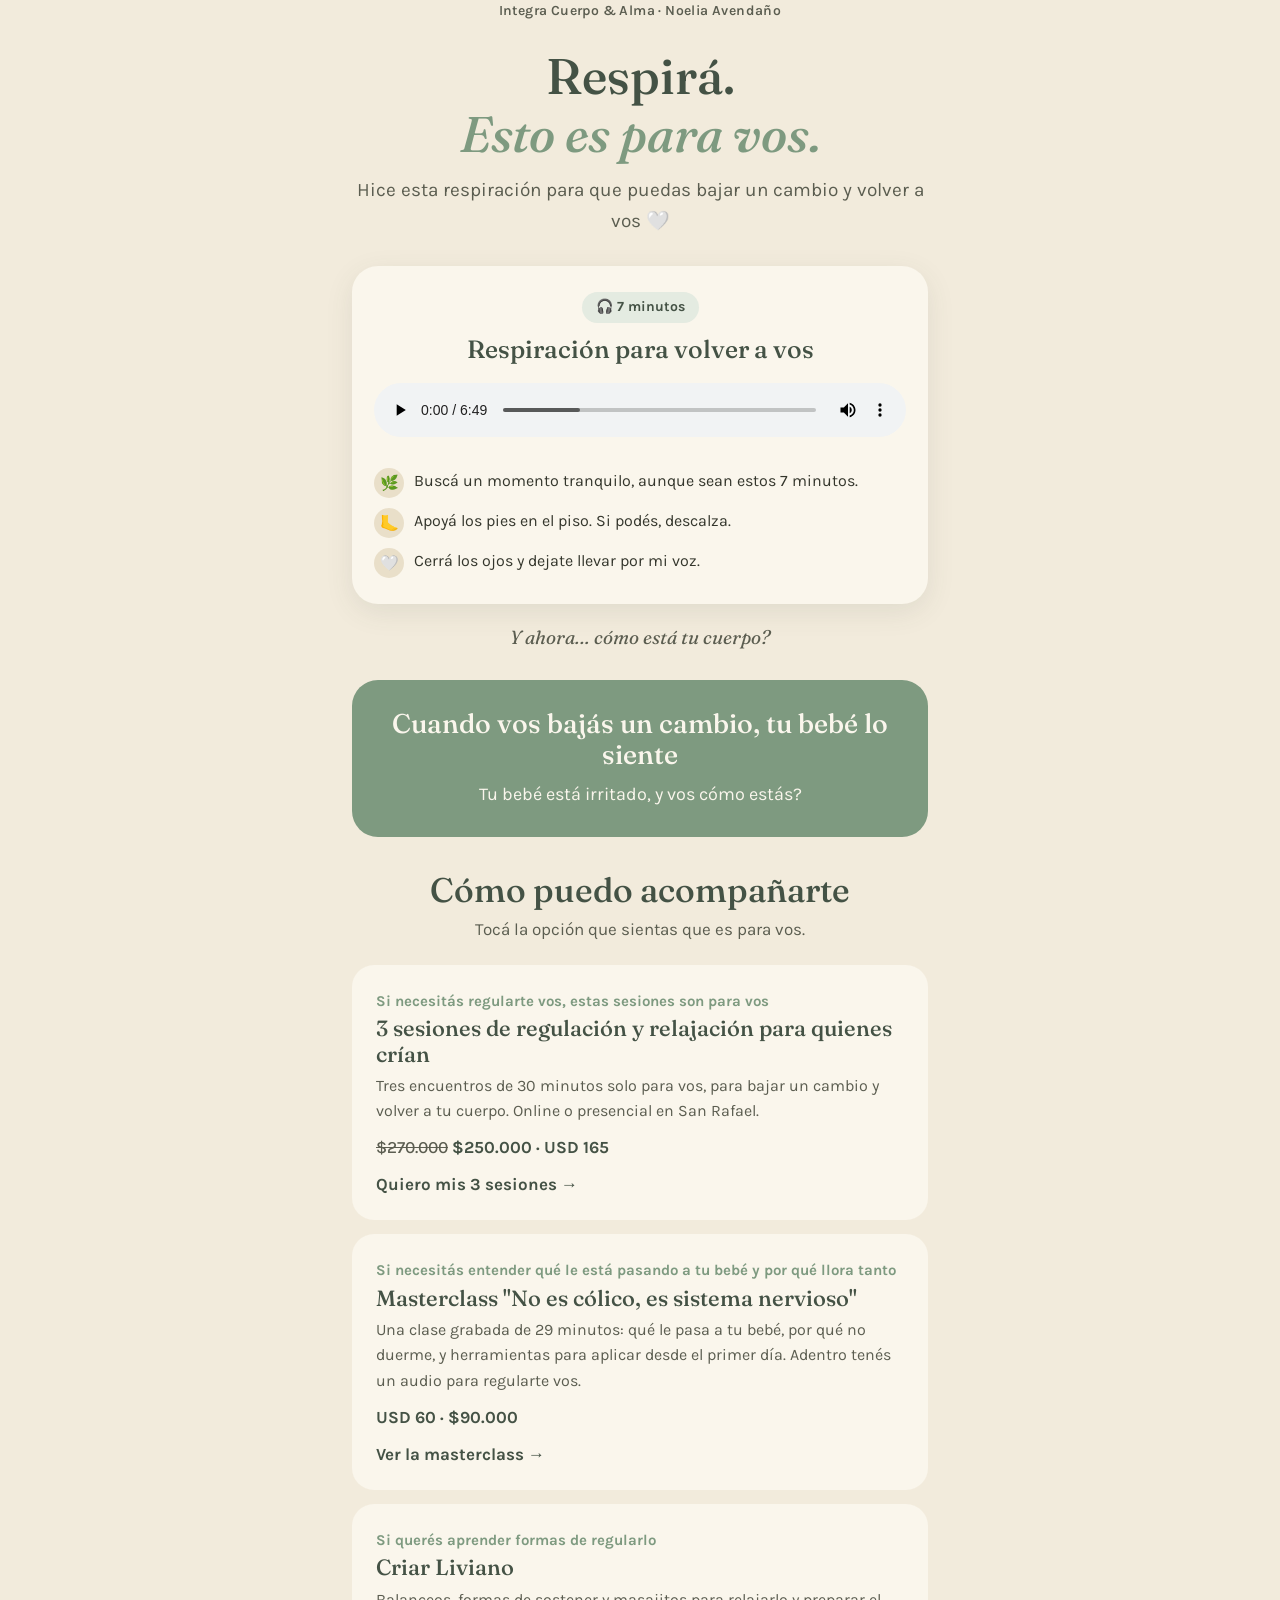
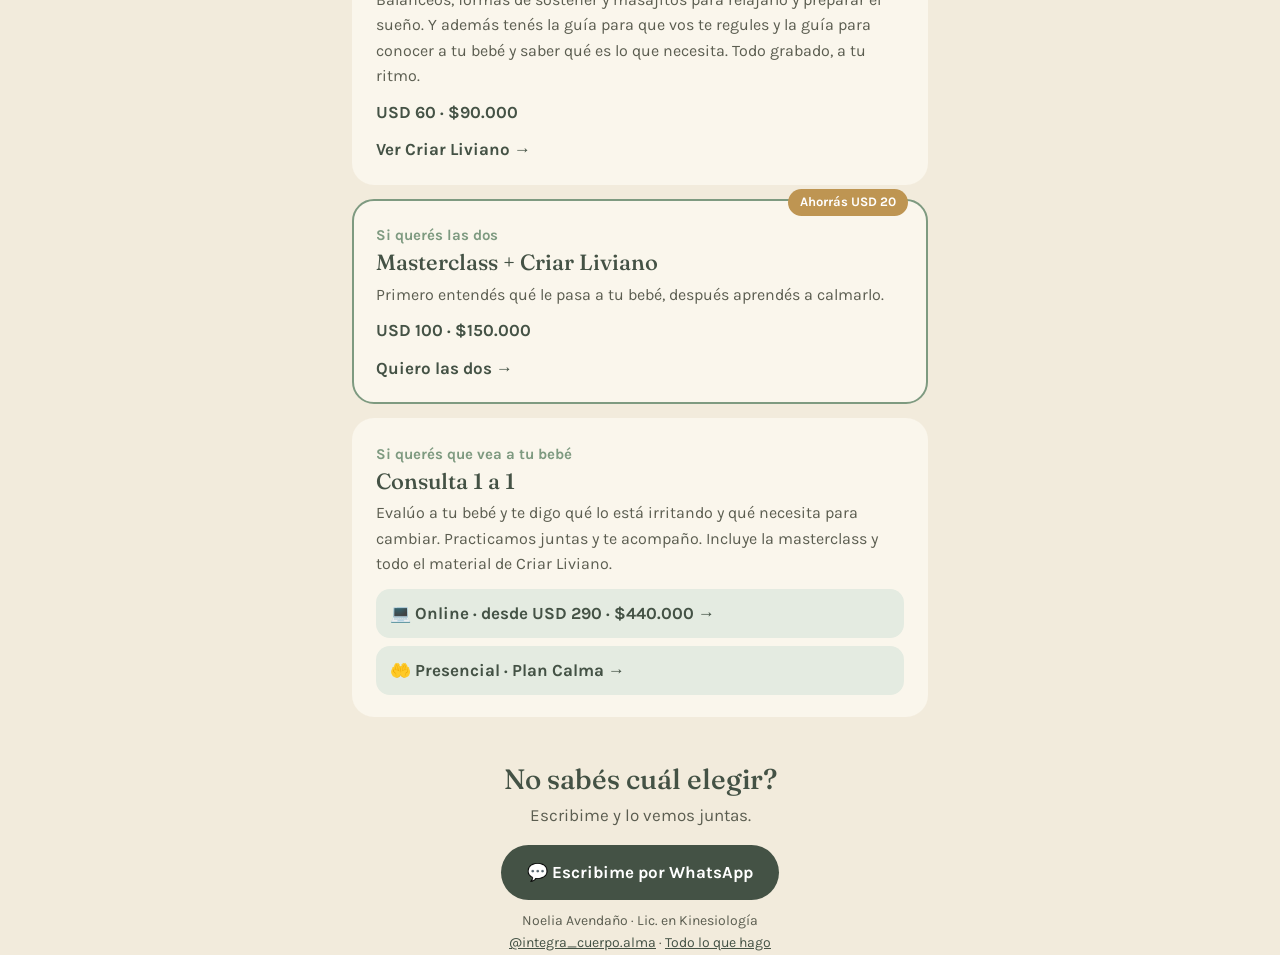
<file: integra-web/respira/index.html>
<!DOCTYPE html>
<html lang="es">
<head>
<meta charset="UTF-8">
<meta name="viewport" content="width=device-width, initial-scale=1">
<title>Respirá · 7 minutos para vos | Integra Cuerpo & Alma</title>
<meta name="description" content="Una respiración guiada por Noelia Avendaño para bajar un cambio y volver a vos.">
<link rel="preconnect" href="https://fonts.googleapis.com">
<link rel="preconnect" href="https://fonts.gstatic.com" crossorigin>
<link href="https://fonts.googleapis.com/css2?family=Fraunces:ital,opsz,wght@0,9..144,400;0,9..144,500;0,9..144,600;1,9..144,400&family=Karla:wght@400;500;600;700&display=swap" rel="stylesheet">
<style>
  :root{
    --cream:#F2EBDC; --cream-light:#FAF6EC; --cream-deep:#E9DFC9;
    --eucalyptus:#7E9A80; --eucalyptus-pale:#E4EBE1; --eucalyptus-dark:#445245;
    --ink:#34362C; --ink-soft:#5B5D50; --gold:#BE9552; --gold-pale:#F0E2C6;
  }
  *{box-sizing:border-box;margin:0;padding:0}
  body{font-family:'Karla',sans-serif;background:var(--cream);color:var(--ink);line-height:1.6;font-size:17px}
  h1,h2,h3{font-family:'Fraunces',serif;font-weight:500;line-height:1.15;color:var(--eucalyptus-dark)}
  .wrap{max-width:620px;margin:0 auto;padding:0 22px}
  header{padding:18px 0;text-align:center;font-weight:600;color:var(--ink-soft);font-size:14px;letter-spacing:.4px}
  header a{color:inherit;text-decoration:none}

  .hero{text-align:center;padding:26px 0 6px}
  .hero h1{font-size:clamp(38px,10vw,50px)}
  .hero h1 em{font-style:italic;color:var(--eucalyptus)}
  .hero p{margin-top:12px;font-size:19px;color:var(--ink-soft)}

  .audio-card{background:var(--cream-light);border-radius:26px;padding:26px 22px;margin:24px 0 8px;box-shadow:0 8px 28px rgba(68,82,69,.10);text-align:center}
  .tag{display:inline-block;background:var(--eucalyptus-pale);color:var(--eucalyptus-dark);font-weight:700;font-size:14px;padding:4px 14px;border-radius:99px;margin-bottom:12px}
  .audio-card h2{font-size:25px;margin-bottom:14px}
  audio{width:100%;margin:6px 0 4px}
  .tips{text-align:left;margin-top:18px;display:grid;gap:10px}
  .tips div{display:flex;gap:10px;align-items:flex-start;font-size:16px}
  .tips span{flex:0 0 30px;height:30px;border-radius:50%;background:var(--cream-deep);display:flex;align-items:center;justify-content:center;font-size:15px}
  .after{text-align:center;color:var(--ink-soft);font-family:'Fraunces',serif;font-style:italic;font-size:19px;margin:18px 0 6px}

  .bridge{background:var(--eucalyptus);color:var(--cream-light);border-radius:26px;padding:28px 24px;text-align:center;margin-top:28px}
  .bridge h2{color:var(--cream-light);font-size:27px}
  .bridge p{margin-top:10px;font-size:18px}

  section{padding:34px 0 10px}
  section > h2{font-size:clamp(28px,7vw,34px);text-align:center}
  .sub{text-align:center;color:var(--ink-soft);margin-top:6px}

  .opts{display:grid;gap:14px;margin-top:22px}
  .opt{display:block;background:var(--cream-light);border-radius:22px;padding:20px 22px;text-decoration:none;color:var(--ink);border:2px solid transparent;position:relative;transition:transform .15s,border-color .15s}
  a.opt:hover{transform:translateY(-2px);border-color:var(--eucalyptus-pale)}
  .opt.hl{border-color:var(--eucalyptus)}
  .si{font-size:15px;font-weight:700;color:var(--eucalyptus);text-transform:none}
  .opt h3{font-size:22px;margin-top:2px}
  .opt p{margin-top:6px;font-size:16px;color:var(--ink-soft)}
  .precio{margin-top:10px;font-weight:700;color:var(--eucalyptus-dark)}
  .go{display:inline-block;margin-top:10px;font-weight:700;color:var(--eucalyptus-dark)}
  .badge{position:absolute;top:-12px;right:18px;background:var(--gold);color:#fff;font-size:13px;font-weight:700;padding:3px 12px;border-radius:99px}
  .links{display:grid;gap:8px;margin-top:12px}
  .links a{display:block;background:var(--eucalyptus-pale);color:var(--eucalyptus-dark);text-decoration:none;font-weight:700;padding:11px 14px;border-radius:14px}
  .links a:hover{background:var(--cream-deep)}

  .final{text-align:center;padding:36px 0 10px}
  .final h2{font-size:28px}
  .final p{margin-top:6px;color:var(--ink-soft)}
  .wa{display:inline-flex;align-items:center;gap:10px;margin-top:16px;background:var(--eucalyptus-dark);color:#fff;text-decoration:none;font-weight:700;padding:14px 26px;border-radius:99px}
  footer{text-align:center;color:var(--ink-soft);font-size:14px;padding:30px 0 40px}
  footer a{color:var(--eucalyptus-dark)}
</style>
</head>
<body>

<header class="wrap"><a href="../">Integra Cuerpo & Alma · Noelia Avendaño</a></header>

<main class="wrap">

  <div class="hero">
    <h1>Respirá.<br><em>Esto es para vos.</em></h1>
    <p>Hice esta respiración para que puedas bajar un cambio y volver a vos 🤍</p>
  </div>

  <div class="audio-card">
    <span class="tag">🎧 7 minutos</span>
    <h2>Respiración para volver a vos</h2>
    <audio controls preload="metadata" src="../assets/respiracion-mapadres.mp3"></audio>
    <div class="tips">
      <div><span>🌿</span>Buscá un momento tranquilo, aunque sean estos 7 minutos.</div>
      <div><span>🦶</span>Apoyá los pies en el piso. Si podés, descalza.</div>
      <div><span>🤍</span>Cerrá los ojos y dejate llevar por mi voz.</div>
    </div>
  </div>
  <p class="after">Y ahora… cómo está tu cuerpo?</p>

  <div class="bridge">
    <h2>Cuando vos bajás un cambio, tu bebé lo siente</h2>
    <p>Tu bebé está irritado, y vos cómo estás?</p>
  </div>

  <section>
    <h2>Cómo puedo acompañarte</h2>
    <p class="sub">Tocá la opción que sientas que es para vos.</p>

    <div class="opts">

      <a class="opt" href="https://wa.me/5492604419242?text=Hola%20Noe%2C%20quiero%20las%203%20sesiones%20de%20regulaci%C3%B3n%20y%20relajaci%C3%B3n%20para%20m%C3%AD" target="_blank" rel="noopener">
        <span class="si">Si necesitás regularte vos, estas sesiones son para vos</span>
        <h3>3 sesiones de regulación y relajación para quienes crían</h3>
        <p>Tres encuentros de 30 minutos solo para vos, para bajar un cambio y volver a tu cuerpo. Online o presencial en San Rafael.</p>
        <div class="precio"><s style="color:var(--ink-soft);font-weight:500">$270.000</s> $250.000 · USD 165</div>
        <span class="go">Quiero mis 3 sesiones →</span>
      </a>

      <a class="opt" href="../masterclass/">
        <span class="si">Si necesitás entender qué le está pasando a tu bebé y por qué llora tanto</span>
        <h3>Masterclass "No es cólico, es sistema nervioso"</h3>
        <p>Una clase grabada de 29 minutos: qué le pasa a tu bebé, por qué no duerme, y herramientas para aplicar desde el primer día. Adentro tenés un audio para regularte vos.</p>
        <div class="precio">USD 60 · $90.000</div>
        <span class="go">Ver la masterclass →</span>
      </a>

      <a class="opt" href="../criar-liviano/">
        <span class="si">Si querés aprender formas de regularlo</span>
        <h3>Criar Liviano</h3>
        <p>Balanceos, formas de sostener y masajitos para relajarlo y preparar el sueño. Y además tenés la guía para que vos te regules y la guía para conocer a tu bebé y saber qué es lo que necesita. Todo grabado, a tu ritmo.</p>
        <div class="precio">USD 60 · $90.000</div>
        <span class="go">Ver Criar Liviano →</span>
      </a>

      <a class="opt hl" href="../criar-liviano/#pagar">
        <span class="badge">Ahorrás USD 20</span>
        <span class="si">Si querés las dos</span>
        <h3>Masterclass + Criar Liviano</h3>
        <p>Primero entendés qué le pasa a tu bebé, después aprendés a calmarlo.</p>
        <div class="precio">USD 100 · $150.000</div>
        <span class="go">Quiero las dos →</span>
      </a>

      <div class="opt">
        <span class="si">Si querés que vea a tu bebé</span>
        <h3>Consulta 1 a 1</h3>
        <p>Evalúo a tu bebé y te digo qué lo está irritando y qué necesita para cambiar. Practicamos juntas y te acompaño. Incluye la masterclass y todo el material de Criar Liviano.</p>
        <div class="links">
          <a href="../calma/">💻 Online · desde USD 290 · $440.000 →</a>
          <a href="../plan-calma/">🤲 Presencial · Plan Calma →</a>
        </div>
      </div>

    </div>
  </section>

  <div class="final">
    <h2>No sabés cuál elegir?</h2>
    <p>Escribime y lo vemos juntas.</p>
    <a class="wa" href="https://wa.me/5492604419242?text=Hola%20Noe%2C%20escuch%C3%A9%20la%20respiraci%C3%B3n%20y%20quiero%20saber%20m%C3%A1s" target="_blank" rel="noopener">💬 Escribime por WhatsApp</a>
  </div>

</main>

<footer class="wrap">
  Noelia Avendaño · Lic. en Kinesiología<br>
  <a href="https://instagram.com/integra_cuerpo.alma" target="_blank" rel="noopener">@integra_cuerpo.alma</a> · <a href="../">Todo lo que hago</a>
</footer>

</body>
</html>
</file>
<file: integra-web/assets/test.css>
.quiz{margin-top:36px;background:#5C7566;color:#fff;border-radius:24px;padding:26px 22px;box-shadow:0 16px 36px rgba(92,117,102,.22);text-align:left}
.quiz .qtag{display:inline-block;background:rgba(255,255,255,.16);font-weight:800;font-size:13px;letter-spacing:.06em;text-transform:uppercase;padding:4px 12px;border-radius:999px}
.quiz .qtitle{color:#fff;margin:12px 0 4px;font-size:clamp(26px,6vw,34px);line-height:1.15}
.quiz .qsub{color:#e3ece5;margin:0 0 16px}
.quiz .qstep{font-size:14px;font-weight:800;color:#cfe0d3;margin-bottom:6px}
.quiz .qq{font-size:22px;font-weight:700;line-height:1.2;margin:0 0 12px;color:#fff}
.quiz .qopts{display:grid;gap:10px}
.quiz .qopt{all:unset;box-sizing:border-box;cursor:pointer;background:#fff;color:#33372f;border-radius:16px;padding:14px 16px;font-weight:700;font-size:17px;line-height:1.3;transition:transform .12s}
.quiz .qopt:hover,.quiz .qopt:focus-visible{transform:translateY(-2px);outline:3px solid #cfe0d3}
.quiz .qback{all:unset;cursor:pointer;color:#cfe0d3;font-weight:700;font-size:15px;margin-top:14px;display:inline-block}
.quiz .qres{background:#fff;color:#33372f;border-radius:18px;padding:20px}
.quiz .qres .rk{font-size:13px;font-weight:800;letter-spacing:.06em;text-transform:uppercase;color:#7C9585}
.quiz .qres h3{margin:6px 0 6px;font-size:26px;color:#5C7566;line-height:1.15}
.quiz .qres p{margin:0 0 8px;color:#6b6f66;font-size:17px}
.quiz .qres .rp{font-weight:800;font-size:22px;color:#5C7566;margin:4px 0 12px}
.quiz .tbtns{display:flex;flex-wrap:wrap;gap:10px;margin-top:6px}
.quiz .tbtn{display:inline-block;background:#7C9585;color:#fff;text-decoration:none;font-weight:800;font-size:17px;padding:14px 24px;border-radius:999px}
.quiz .tbtn.o{background:transparent;color:#5C7566;border:2px solid #5C7566;padding:12px 22px}
.quiz .qres .extra{margin-top:14px;padding-top:12px;border-top:1px solid #e2d9c6;font-size:16px;color:#6b6f66}
.quiz .qres .extra a{color:#5C7566;text-decoration:underline}
</file>
